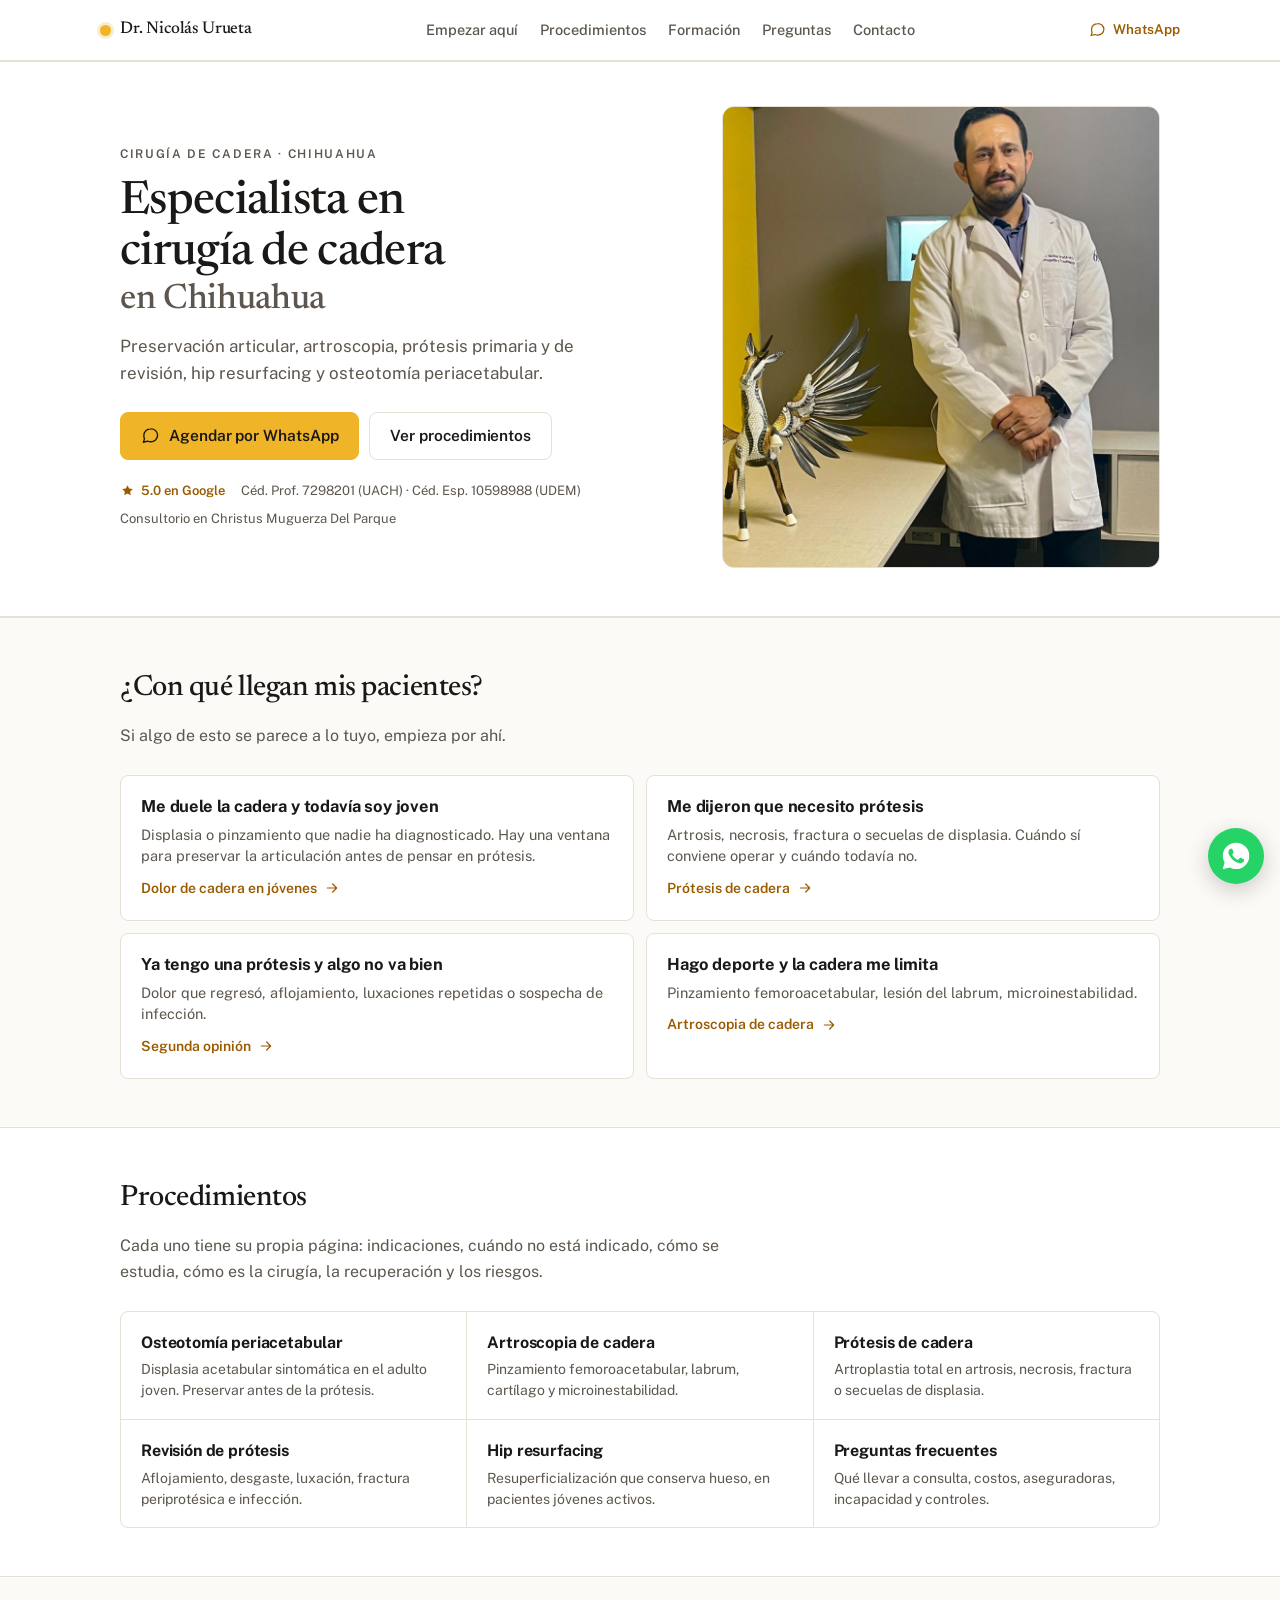
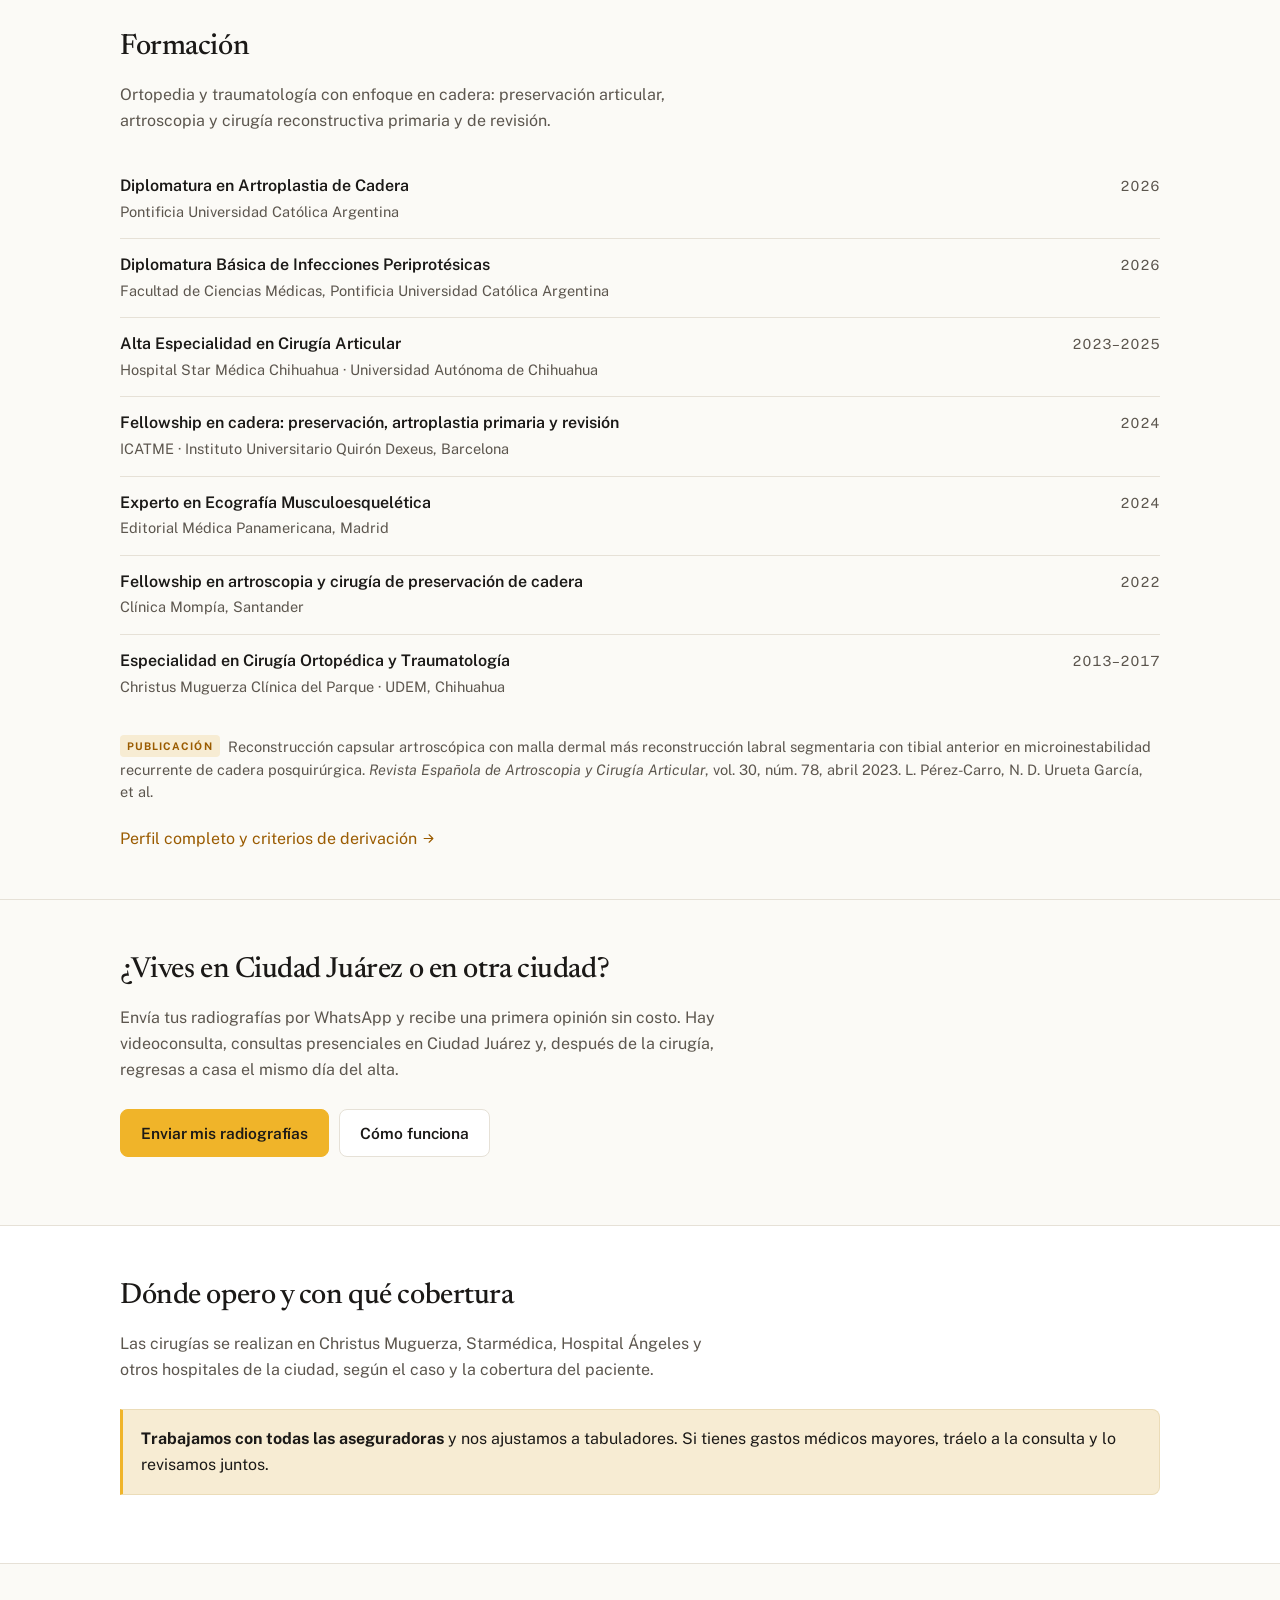
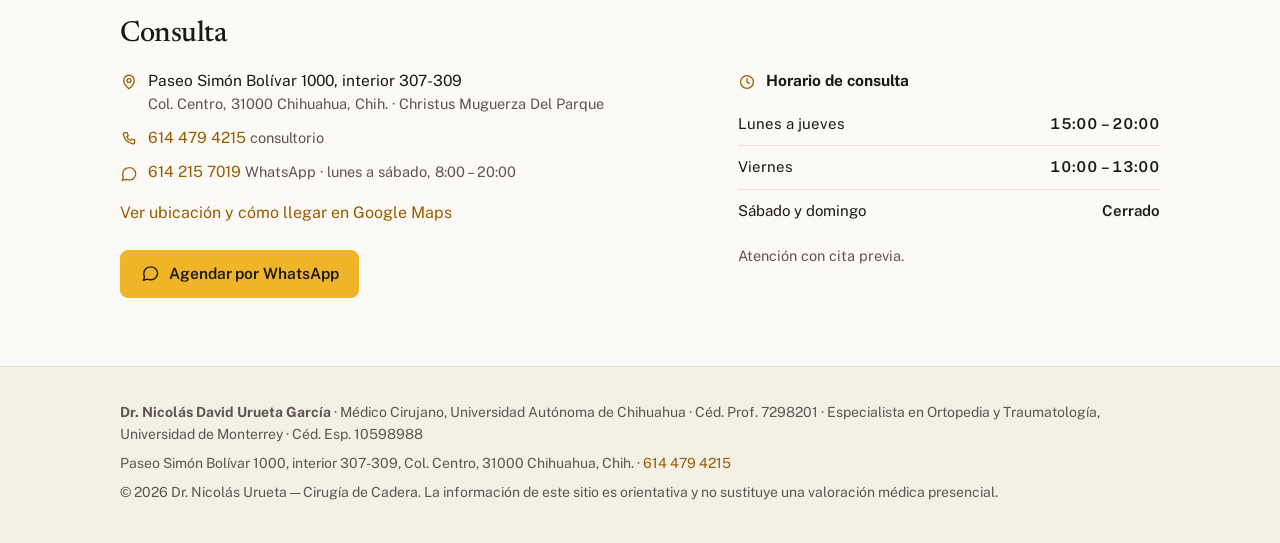
<file: index.html>
<!doctype html>
<html lang="es-MX">
<head>
  <meta charset="utf-8">
  <meta name="viewport" content="width=device-width, initial-scale=1">
  <meta name="google-site-verification" content="ORVi8z3fPBfjzz4dWHsPCKyTEjBym1CVmNgonIQuiCM">
  <!-- Google tag (gtag.js) -->
  <script async src="https://www.googletagmanager.com/gtag/js?id=G-1K8H9Z2335"></script>
  <script>
    window.dataLayer = window.dataLayer || [];
    function gtag(){dataLayer.push(arguments);}
    gtag('js', new Date());
    gtag('config', 'G-1K8H9Z2335');
  </script>
  <title>Cirugía de cadera en Chihuahua | Dr. Nicolás Urueta</title>
  <meta name="description" content="Dr. Nicolás Urueta, especialista en cirugía de cadera en Chihuahua. Artroscopia de cadera, prótesis primaria y de revisión, hip resurfacing y osteotomía periacetabular.">
  <link rel="canonical" href="https://www.druruetacirugiacadera.com.mx/">
  <link rel="icon" href="/favicon.svg" type="image/svg+xml">
  <link rel="apple-touch-icon" href="/apple-touch-icon.png">
  <meta name="theme-color" content="#F0B429">
  <meta name="robots" content="index,follow,max-image-preview:large">
  <meta name="geo.region" content="MX-CHH">
  <meta name="geo.placename" content="Chihuahua">
  <meta name="geo.position" content="28.6292229;-106.0738469">

  <meta property="og:type" content="website">
  <meta property="og:locale" content="es_MX">
  <meta property="og:site_name" content="Dr. Nicolás Urueta · Cirugía de Cadera">
  <meta property="og:title" content="Cirugía de cadera en Chihuahua | Dr. Nicolás Urueta">
  <meta property="og:description" content="Preservación de cadera, artroscopia, osteotomía periacetabular, prótesis primaria y de revisión. Formación en Mompía e ICATME Quirón Dexeus.">
  <meta property="og:url" content="https://www.druruetacirugiacadera.com.mx/">
  <meta property="og:image" content="https://www.druruetacirugiacadera.com.mx/og.jpg">
  <meta property="og:image:width" content="1200">
  <meta property="og:image:height" content="630">
  <meta property="og:image:alt" content="Dr. Nicolás Urueta, cirujano ortopedista de cadera en Chihuahua">

  <meta name="twitter:card" content="summary_large_image">
  <meta name="twitter:title" content="Cirugía de cadera en Chihuahua | Dr. Nicolás Urueta">
  <meta name="twitter:description" content="Preservación de cadera, artroscopia, osteotomía periacetabular, prótesis primaria y de revisión.">
  <meta name="twitter:image" content="https://www.druruetacirugiacadera.com.mx/og.jpg">

  <link rel="preconnect" href="https://fonts.googleapis.com" crossorigin>
  <link href="https://fonts.googleapis.com/css2?family=Newsreader:opsz,wght@6..72,400;6..72,500&family=Public+Sans:wght@400;500;600;700&display=swap" rel="stylesheet">
  <link rel="stylesheet" href="/estilos.css">

  <script type="application/ld+json">
  {
    "@context": "https://schema.org",
    "@type": "Physician",
    "@id": "https://www.druruetacirugiacadera.com.mx/#physician",
    "name": "Dr. Nicol\u00e1s David Urueta Garc\u00eda",
    "alternateName": "Dr. Nicolas Urueta",
    "medicalSpecialty": "Orthopedic",
    "description": "Cirujano ortopedista especializado en cirug\u00eda de cadera: preservaci\u00f3n articular, artroscopia de cadera, osteotom\u00eda periacetabular, pr\u00f3tesis primaria y cirug\u00eda de revisi\u00f3n. Chihuahua, M\u00e9xico.",
    "url": "https://www.druruetacirugiacadera.com.mx/",
    "image": "https://www.druruetacirugiacadera.com.mx/og.jpg",
    "telephone": "+52-614-479-4215",
    "priceRange": "$$",
    "address": {
      "@type": "PostalAddress",
      "streetAddress": "Paseo Sim\u00f3n Bol\u00edvar 1000, interior 307-309",
      "addressLocality": "Chihuahua",
      "addressRegion": "Chihuahua",
      "postalCode": "31000",
      "addressCountry": "MX"
    },
    "geo": { "@type": "GeoCoordinates", "latitude": 28.6292229, "longitude": -106.0738469 },
    "hasMap": "https://www.google.com/maps/place/Dr.+Nicolas+Urueta%2FCirugia+de+Cadera/@28.6292229,-106.0764218,16z/data=!3m1!4b1!4m6!3m5!1s0x86ea5dfb6e43054b:0x865b34112a9fd4a!8m2!3d28.6292229!4d-106.0738469!16s%2Fg%2F11rzkf9728",
    "areaServed": { "@type": "City", "name": "Chihuahua" },
    "contactPoint": [
      {
        "@type": "ContactPoint",
        "contactType": "Agendar cita (WhatsApp)",
        "telephone": "+52-614-215-7019",
        "availableLanguage": "Spanish",
        "hoursAvailable": {
          "@type": "OpeningHoursSpecification",
          "dayOfWeek": ["Monday","Tuesday","Wednesday","Thursday","Friday","Saturday"],
          "opens": "08:00", "closes": "20:00"
        }
      }
    ],
    "openingHoursSpecification": [
      { "@type": "OpeningHoursSpecification", "dayOfWeek": ["Monday","Tuesday","Wednesday","Thursday"], "opens": "15:00", "closes": "20:00" },
      { "@type": "OpeningHoursSpecification", "dayOfWeek": ["Friday"], "opens": "10:00", "closes": "13:00" }
    ],
    "availableService": [
      { "@type": "MedicalProcedure", "name": "Osteotom\u00eda periacetabular", "procedureType": "https://schema.org/SurgicalProcedure" },
      { "@type": "MedicalProcedure", "name": "Artroscopia de cadera", "procedureType": "https://schema.org/SurgicalProcedure" },
      { "@type": "MedicalProcedure", "name": "Artroplastia total de cadera (pr\u00f3tesis primaria)", "procedureType": "https://schema.org/SurgicalProcedure" },
      { "@type": "MedicalProcedure", "name": "Revisi\u00f3n de pr\u00f3tesis de cadera", "procedureType": "https://schema.org/SurgicalProcedure" },
      { "@type": "MedicalProcedure", "name": "Hip resurfacing", "procedureType": "https://schema.org/SurgicalProcedure" }
    ],
    "alumniOf": [
      { "@type": "EducationalOrganization", "name": "Universidad de Monterrey (UDEM)" },
      { "@type": "EducationalOrganization", "name": "ICATME - Instituto Universitario Quir\u00f3n Dexeus, Barcelona" },
      { "@type": "EducationalOrganization", "name": "Cl\u00ednica Momp\u00eda, Santander" }
    ],
    "sameAs": [
      "https://www.google.com/maps/place/Dr.+Nicolas+Urueta%2FCirugia+de+Cadera/@28.6292229,-106.0764218,16z/data=!3m1!4b1!4m6!3m5!1s0x86ea5dfb6e43054b:0x865b34112a9fd4a!8m2!3d28.6292229!4d-106.0738469!16s%2Fg%2F11rzkf9728",
      "https://www.doctoralia.com.mx/nicolas-david-urueta-garcia/ortopedista-traumatologo/chihuahua"
    ]
  }
  </script>
</head>
<body>
  <header class="nav">
    <div class="wrap nav-inner">
      <a class="brand" href="/">
        <span class="dot"></span>
        <span class="brandname">Dr. Nicolás Urueta</span>
      </a>
      <nav aria-label="Principal">
        <ul>
          <li><a href="#motivos">Empezar aquí</a></li>
          <li><a href="#procedimientos">Procedimientos</a></li>
          <li><a href="#perfil">Formación</a></li>
          <li><a href="/preguntas-frecuentes">Preguntas</a></li>
          <li><a href="#contacto">Contacto</a></li>
        </ul>
      </nav>
      <a class="nav-cta" href="https://wa.me/526142157019?text=Hola%2C%20me%20gustar%C3%ADa%20agendar%20una%20cita"><svg viewBox="0 0 24 24" fill="none" stroke="currentColor" stroke-width="1.7" stroke-linecap="round" stroke-linejoin="round" aria-hidden="true"><path d="M21 11.5a8.4 8.4 0 0 1-9 8.4 9 9 0 0 1-3.7-.8L3 20.5l1.4-4.2A8.3 8.3 0 0 1 3.6 12a8.4 8.4 0 0 1 8.4-8.4 8.4 8.4 0 0 1 9 7.9Z"/></svg> WhatsApp</a>
    </div>
  </header>
  <main>
  <section class="hero">
    <div class="wrap hero-grid">
      <div>
        <p class="eyebrow">Cirugía de cadera · Chihuahua</p>
        <h1>Especialista en cirugía de cadera <em>en Chihuahua</em></h1>
        <p class="lead">Preservación articular, artroscopia, prótesis primaria y de revisión,
          hip resurfacing y osteotomía periacetabular.</p>
        <div class="cta-row">
          <a class="btn btn-primary" href="https://wa.me/526142157019?text=Hola%2C%20me%20gustar%C3%ADa%20agendar%20una%20cita"><svg viewBox="0 0 24 24" fill="none" stroke="currentColor" stroke-width="1.7" stroke-linecap="round" stroke-linejoin="round" aria-hidden="true"><path d="M21 11.5a8.4 8.4 0 0 1-9 8.4 9 9 0 0 1-3.7-.8L3 20.5l1.4-4.2A8.3 8.3 0 0 1 3.6 12a8.4 8.4 0 0 1 8.4-8.4 8.4 8.4 0 0 1 9 7.9Z"/></svg> Agendar por WhatsApp</a>
          <a class="btn btn-ghost" href="#procedimientos">Ver procedimientos</a>
        </div>
        <ul class="trust">
          <li class="stars"><svg viewBox="0 0 24 24" fill="currentColor" aria-hidden="true"><path d="m12 3.6 2.6 5.3 5.8.85-4.2 4.1 1 5.8-5.2-2.75L6.8 19.65l1-5.8-4.2-4.1 5.8-.85Z"/></svg> 5.0 en Google</li>
          <li>Céd. Prof. 7298201 (UACH) · Céd. Esp. 10598988 (UDEM)</li>
          <li>Consultorio en Christus Muguerza Del Parque</li>
        </ul>
      </div>
      <div class="hero-card">
        <img src="/1.jpg" width="900" height="1473" fetchpriority="high"
             alt="Dr. Nicolás Urueta, cirujano ortopedista de cadera en Chihuahua">
      </div>
    </div>
  </section>
  <section id="motivos">
    <div class="wrap">
      <h2>¿Con qué llegan mis pacientes?</h2>
      <p class="sec-lead">Si algo de esto se parece a lo tuyo, empieza por ahí.</p>
      <div class="motivos">
        <a class="motivo" href="/dolor-de-cadera-en-jovenes"><b>Me duele la cadera y todavía soy joven</b><span>Displasia o pinzamiento que nadie ha diagnosticado. Hay una ventana para preservar la articulación antes de pensar en prótesis.</span><em>Dolor de cadera en jóvenes <svg viewBox="0 0 24 24" fill="none" stroke="currentColor" stroke-width="1.8" stroke-linecap="round" stroke-linejoin="round" aria-hidden="true"><path d="M5 12h13M13 6l6 6-6 6"/></svg></em></a>
        <a class="motivo" href="/protesis-de-cadera"><b>Me dijeron que necesito prótesis</b><span>Artrosis, necrosis, fractura o secuelas de displasia. Cuándo sí conviene operar y cuándo todavía no.</span><em>Prótesis de cadera <svg viewBox="0 0 24 24" fill="none" stroke="currentColor" stroke-width="1.8" stroke-linecap="round" stroke-linejoin="round" aria-hidden="true"><path d="M5 12h13M13 6l6 6-6 6"/></svg></em></a>
        <a class="motivo" href="/protesis-de-cadera-que-duele"><b>Ya tengo una prótesis y algo no va bien</b><span>Dolor que regresó, aflojamiento, luxaciones repetidas o sospecha de infección.</span><em>Segunda opinión <svg viewBox="0 0 24 24" fill="none" stroke="currentColor" stroke-width="1.8" stroke-linecap="round" stroke-linejoin="round" aria-hidden="true"><path d="M5 12h13M13 6l6 6-6 6"/></svg></em></a>
        <a class="motivo" href="/artroscopia-de-cadera"><b>Hago deporte y la cadera me limita</b><span>Pinzamiento femoroacetabular, lesión del labrum, microinestabilidad.</span><em>Artroscopia de cadera <svg viewBox="0 0 24 24" fill="none" stroke="currentColor" stroke-width="1.8" stroke-linecap="round" stroke-linejoin="round" aria-hidden="true"><path d="M5 12h13M13 6l6 6-6 6"/></svg></em></a>
      </div>
    </div>
  </section>
  <section id="procedimientos" class="on-surface">
    <div class="wrap">
      <h2>Procedimientos</h2>
      <p class="sec-lead">Cada uno tiene su propia página: indicaciones, cuándo no está indicado, cómo se estudia, cómo es la cirugía, la recuperación y los riesgos.</p>
      <div class="proc-grid">
        <a class="proc" href="/osteotomia-periacetabular"><b>Osteotomía periacetabular</b><span>Displasia acetabular sintomática en el adulto joven. Preservar antes de la prótesis.</span></a>
        <a class="proc" href="/artroscopia-de-cadera"><b>Artroscopia de cadera</b><span>Pinzamiento femoroacetabular, labrum, cartílago y microinestabilidad.</span></a>
        <a class="proc" href="/protesis-de-cadera"><b>Prótesis de cadera</b><span>Artroplastia total en artrosis, necrosis, fractura o secuelas de displasia.</span></a>
        <a class="proc" href="/revision-de-protesis"><b>Revisión de prótesis</b><span>Aflojamiento, desgaste, luxación, fractura periprotésica e infección.</span></a>
        <a class="proc" href="/hip-resurfacing"><b>Hip resurfacing</b><span>Resuperficialización que conserva hueso, en pacientes jóvenes activos.</span></a>
        <a class="proc" href="/preguntas-frecuentes"><b>Preguntas frecuentes</b><span>Qué llevar a consulta, costos, aseguradoras, incapacidad y controles.</span></a>
      </div>
    </div>
  </section>
  <section id="perfil">
    <div class="wrap">
      <h2>Formación</h2>
      <p class="sec-lead">Ortopedia y traumatología con enfoque en cadera: preservación articular, artroscopia y cirugía reconstructiva primaria y de revisión.</p>
      <ul class="formacion">
        <li><b>Diplomatura en Artroplastia de Cadera</b><span>Pontificia Universidad Católica Argentina</span><time>2026</time></li>
        <li><b>Diplomatura Básica de Infecciones Periprotésicas</b><span>Facultad de Ciencias Médicas, Pontificia Universidad Católica Argentina</span><time>2026</time></li>
        <li><b>Alta Especialidad en Cirugía Articular</b><span>Hospital Star Médica Chihuahua · Universidad Autónoma de Chihuahua</span><time>2023–2025</time></li>
        <li><b>Fellowship en cadera: preservación, artroplastia primaria y revisión</b><span>ICATME · Instituto Universitario Quirón Dexeus, Barcelona</span><time>2024</time></li>
        <li><b>Experto en Ecografía Musculoesquelética</b><span>Editorial Médica Panamericana, Madrid</span><time>2024</time></li>
        <li><b>Fellowship en artroscopia y cirugía de preservación de cadera</b><span>Clínica Mompía, Santander</span><time>2022</time></li>
        <li><b>Especialidad en Cirugía Ortopédica y Traumatología</b><span>Christus Muguerza Clínica del Parque · UDEM, Chihuahua</span><time>2013–2017</time></li>
      </ul>
      <p class="pub"><span class="tag">Publicación</span>Reconstrucción capsular artroscópica con malla dermal más reconstrucción labral segmentaria con tibial anterior en microinestabilidad recurrente de cadera posquirúrgica. <em>Revista Española de Artroscopia y Cirugía Articular</em>, vol. 30, núm. 78, abril 2023. L. Pérez-Carro, N. D. Urueta García, et al.</p>
      <p style="margin:22px 0 0"><a href="/dr-nicolas-urueta">Perfil completo y criterios de derivación <svg viewBox="0 0 24 24" fill="none" stroke="currentColor" stroke-width="1.8" width="15" height="15" style="vertical-align:-2px" stroke-linecap="round" stroke-linejoin="round" aria-hidden="true"><path d="M5 12h13M13 6l6 6-6 6"/></svg></a></p>
    </div>
  </section>
  <section id="foraneos">
    <div class="wrap">
      <h2>¿Vives en Ciudad Juárez o en otra ciudad?</h2>
      <p class="sec-lead">Envía tus radiografías por WhatsApp y recibe una primera opinión sin costo. Hay videoconsulta, consultas presenciales en Ciudad Juárez y, después de la cirugía, regresas a casa el mismo día del alta.</p>
      <p class="cta-row" style="margin-top:18px"><a class="btn btn-primary" href="https://wa.me/526142157019?text=Hola%2C%20vivo%20fuera%20de%20Chihuahua%20y%20me%20gustar%C3%ADa%20enviar%20mis%20radiograf%C3%ADas%20para%20una%20primera%20opini%C3%B3n">Enviar mis radiografías</a> <a class="btn btn-ghost" href="/ciudad-juarez-y-foraneos">Cómo funciona</a></p>
    </div>
  </section>
  <section id="sedes" class="on-surface">
    <div class="wrap">
      <h2>Dónde opero y con qué cobertura</h2>
      <p class="sec-lead">Las cirugías se realizan en Christus Muguerza, Starmédica, Hospital Ángeles y otros hospitales de la ciudad, según el caso y la cobertura del paciente.</p>
      <div class="callout"><p><strong>Trabajamos con todas las aseguradoras</strong> y nos ajustamos a tabuladores. Si tienes gastos médicos mayores, tráelo a la consulta y lo revisamos juntos.</p></div>
    </div>
  </section>
  <section id="contacto">
    <div class="wrap">
      <h2>Consulta</h2>
      <div class="contact">
        <div>
          <p class="cline"><svg viewBox="0 0 24 24" fill="none" stroke="currentColor" stroke-width="1.7" stroke-linecap="round" stroke-linejoin="round" aria-hidden="true"><path d="M12 21s7-5.3 7-11a7 7 0 1 0-14 0c0 5.7 7 11 7 11Z"/><circle cx="12" cy="10" r="2.6"/></svg> <span>Paseo Simón Bolívar 1000, interior 307-309<br><span class="dim">Col. Centro, 31000 Chihuahua, Chih. · Christus Muguerza Del Parque</span></span></p>
          <p class="cline"><svg viewBox="0 0 24 24" fill="none" stroke="currentColor" stroke-width="1.7" stroke-linecap="round" stroke-linejoin="round" aria-hidden="true"><path d="M6.5 3.5h3l1.5 4-2 1.4a12 12 0 0 0 5.1 5.1l1.4-2 4 1.5v3a2 2 0 0 1-2.2 2A16.5 16.5 0 0 1 4.5 5.7a2 2 0 0 1 2-2.2Z"/></svg> <span><a href="tel:+526144794215">614 479 4215</a> <span class="dim">consultorio</span></span></p>
          <p class="cline"><svg viewBox="0 0 24 24" fill="none" stroke="currentColor" stroke-width="1.7" stroke-linecap="round" stroke-linejoin="round" aria-hidden="true"><path d="M21 11.5a8.4 8.4 0 0 1-9 8.4 9 9 0 0 1-3.7-.8L3 20.5l1.4-4.2A8.3 8.3 0 0 1 3.6 12a8.4 8.4 0 0 1 8.4-8.4 8.4 8.4 0 0 1 9 7.9Z"/></svg> <span><a href="https://wa.me/526142157019?text=Hola%2C%20me%20gustar%C3%ADa%20agendar%20una%20cita">614 215 7019</a> <span class="dim">WhatsApp · lunes a sábado, 8:00 – 20:00</span></span></p>
          <p style="margin:16px 0 0"><a href="https://www.google.com/maps/place/Dr.+Nicolas+Urueta%2FCirugia+de+Cadera/@28.6292229,-106.0764218,16z/data=!3m1!4b1!4m6!3m5!1s0x86ea5dfb6e43054b:0x865b34112a9fd4a!8m2!3d28.6292229!4d-106.0738469!16s%2Fg%2F11rzkf9728" rel="noopener">Ver ubicación y cómo llegar en Google Maps</a></p>
          <p class="cta-row" style="margin-top:24px"><a class="btn btn-primary btn-wide" href="https://wa.me/526142157019?text=Hola%2C%20me%20gustar%C3%ADa%20agendar%20una%20cita"><svg viewBox="0 0 24 24" fill="none" stroke="currentColor" stroke-width="1.7" stroke-linecap="round" stroke-linejoin="round" aria-hidden="true"><path d="M21 11.5a8.4 8.4 0 0 1-9 8.4 9 9 0 0 1-3.7-.8L3 20.5l1.4-4.2A8.3 8.3 0 0 1 3.6 12a8.4 8.4 0 0 1 8.4-8.4 8.4 8.4 0 0 1 9 7.9Z"/></svg> Agendar por WhatsApp</a></p>
        </div>
        <div>
          <p class="cline"><svg viewBox="0 0 24 24" fill="none" stroke="currentColor" stroke-width="1.7" stroke-linecap="round" stroke-linejoin="round" aria-hidden="true"><circle cx="12" cy="12" r="8.5"/><path d="M12 7.5V12l3 1.8"/></svg> <span><strong>Horario de consulta</strong></span></p>
          <table class="hours">
            <tr><td>Lunes a jueves</td><td>15:00 – 20:00</td></tr>
            <tr><td>Viernes</td><td>10:00 – 13:00</td></tr>
            <tr><td>Sábado y domingo</td><td>Cerrado</td></tr>
          </table>
          <p class="dim muted" style="margin:0;font-size:14.5px">Atención con cita previa.</p>
        </div>
      </div>
    </div>
  </section>
  </main>
  <footer>
    <div class="wrap">
      <p><strong>Dr. Nicolás David Urueta García</strong> · Médico Cirujano, Universidad Autónoma de Chihuahua · Céd. Prof. 7298201 · Especialista en Ortopedia y Traumatología, Universidad de Monterrey · Céd. Esp. 10598988</p>
      <p>Paseo Simón Bolívar 1000, interior 307-309, Col. Centro, 31000 Chihuahua, Chih. ·
        <a href="tel:+526144794215">614 479 4215</a></p>
      <p>© <span id="y"></span> Dr. Nicolás Urueta — Cirugía de Cadera. La información de este sitio es
        orientativa y no sustituye una valoración médica presencial.</p>
    </div>
  </footer>
  <a class="whatsapp-float" href="https://wa.me/526142157019?text=Hola%2C%20me%20gustar%C3%ADa%20agendar%20una%20cita" aria-label="Escribir por WhatsApp"><svg viewBox="0 0 24 24" fill="#fff" aria-hidden="true"><path d="M12.04 2A9.9 9.9 0 0 0 2.1 11.9c0 1.75.46 3.46 1.34 4.96L2 22l5.28-1.38a9.9 9.9 0 0 0 4.76 1.21h.01a9.9 9.9 0 0 0 9.9-9.9A9.9 9.9 0 0 0 12.04 2Zm5.8 14.03c-.24.68-1.4 1.3-1.93 1.35-.53.05-1.03.24-3.48-.72-2.95-1.16-4.8-4.2-4.95-4.4-.14-.2-1.17-1.56-1.17-2.98 0-1.42.74-2.12 1-2.41.26-.29.57-.36.76-.36l.55.01c.17 0 .41-.07.64.49.24.58.8 1.98.87 2.12.07.15.12.32.02.51-.1.2-.15.32-.29.5-.15.17-.31.38-.44.51-.15.14-.3.3-.13.6.17.29.76 1.26 1.63 2.04 1.12 1 2.06 1.31 2.35 1.46.29.14.46.12.63-.07.17-.2.73-.85.93-1.14.19-.29.39-.24.65-.15.27.1 1.7.8 1.99.95.29.14.48.22.55.34.07.13.07.75-.17 1.43Z"/></svg></a>
  <script>document.getElementById('y').textContent=new Date().getFullYear();</script>
</body>
</html>
</file>
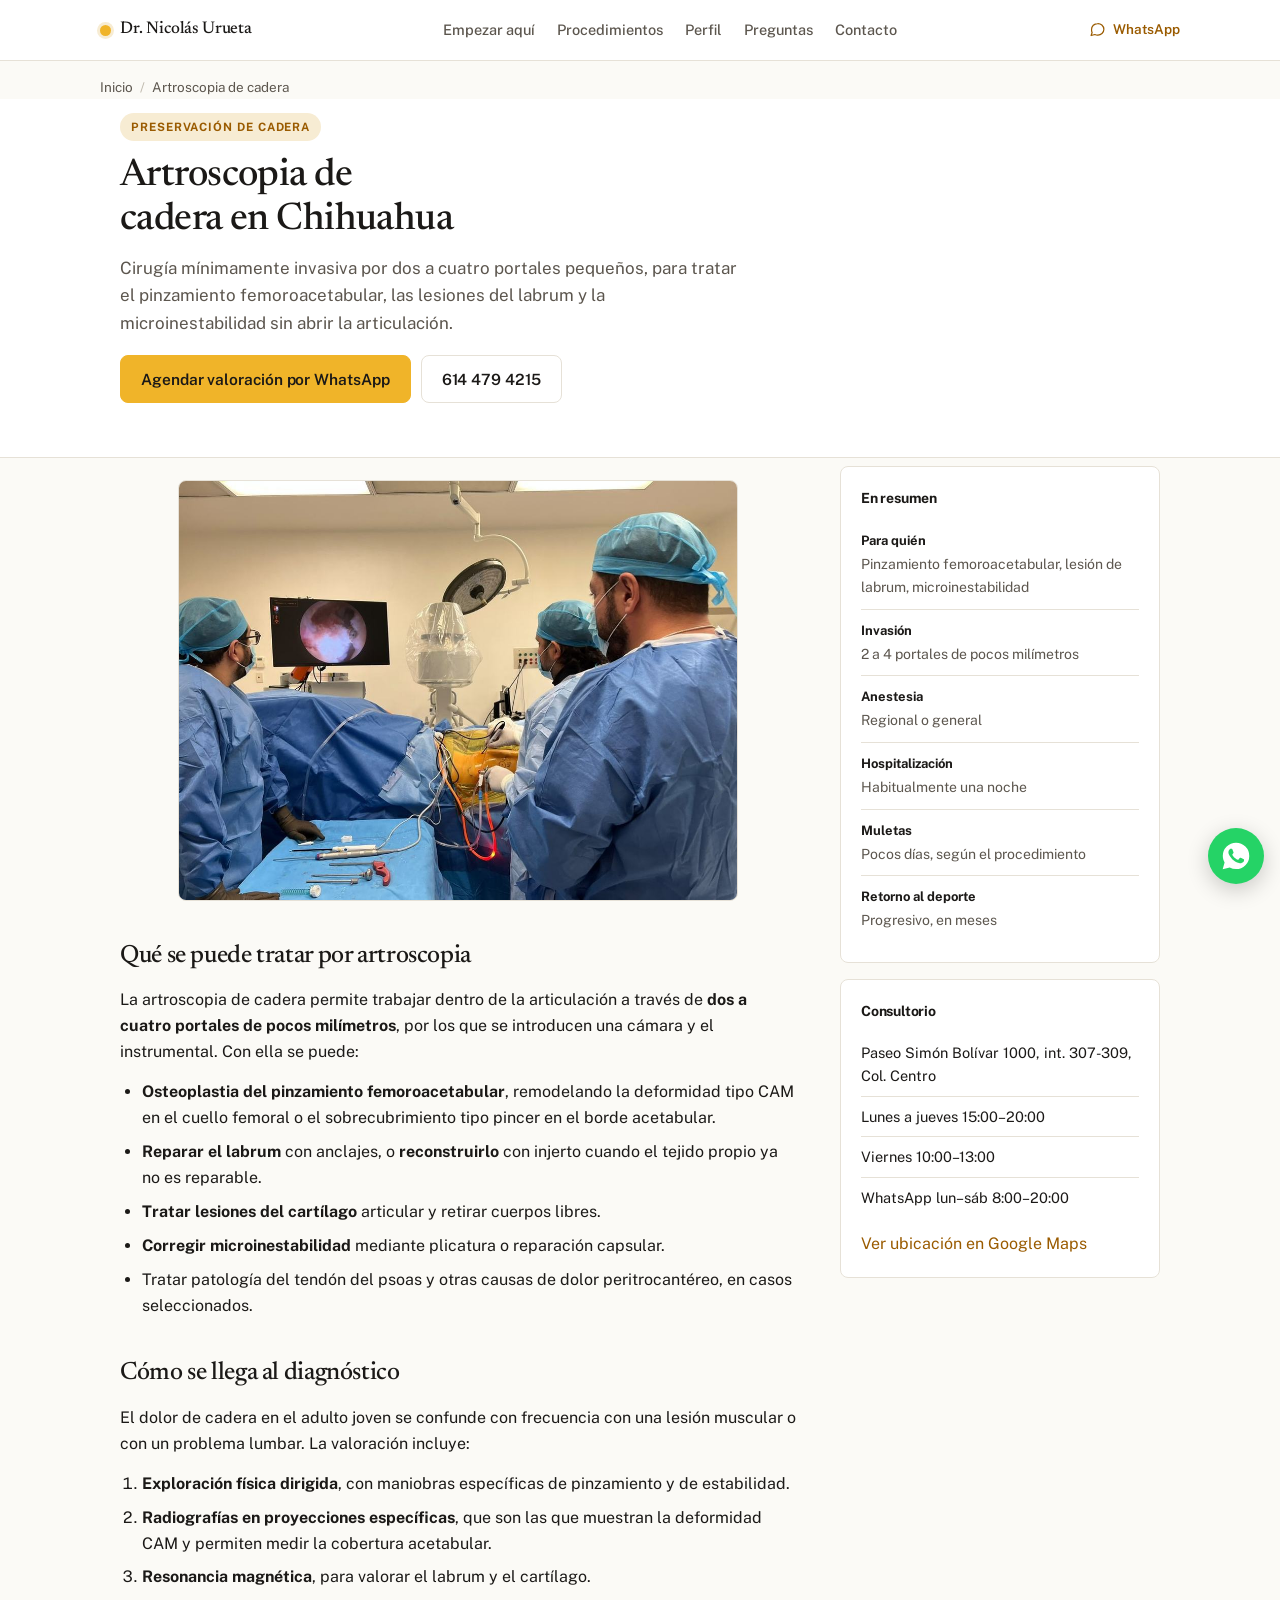
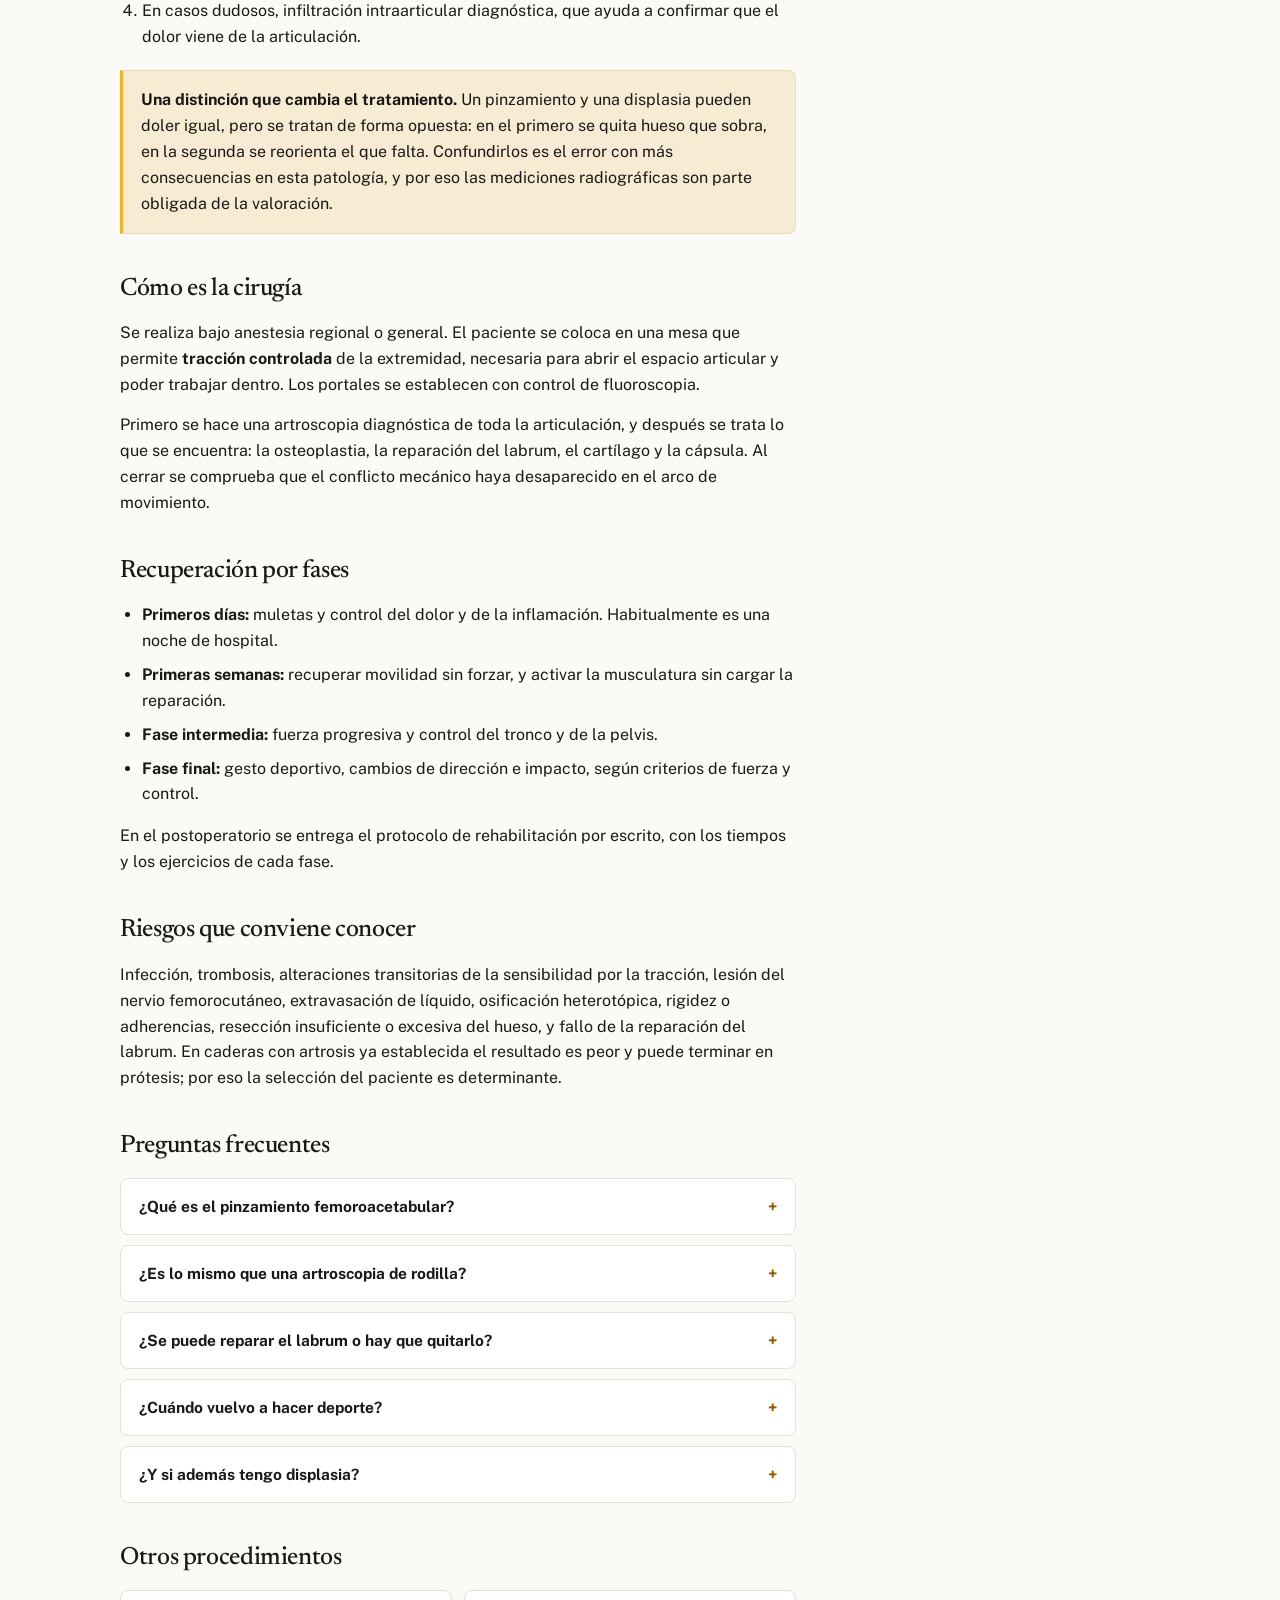
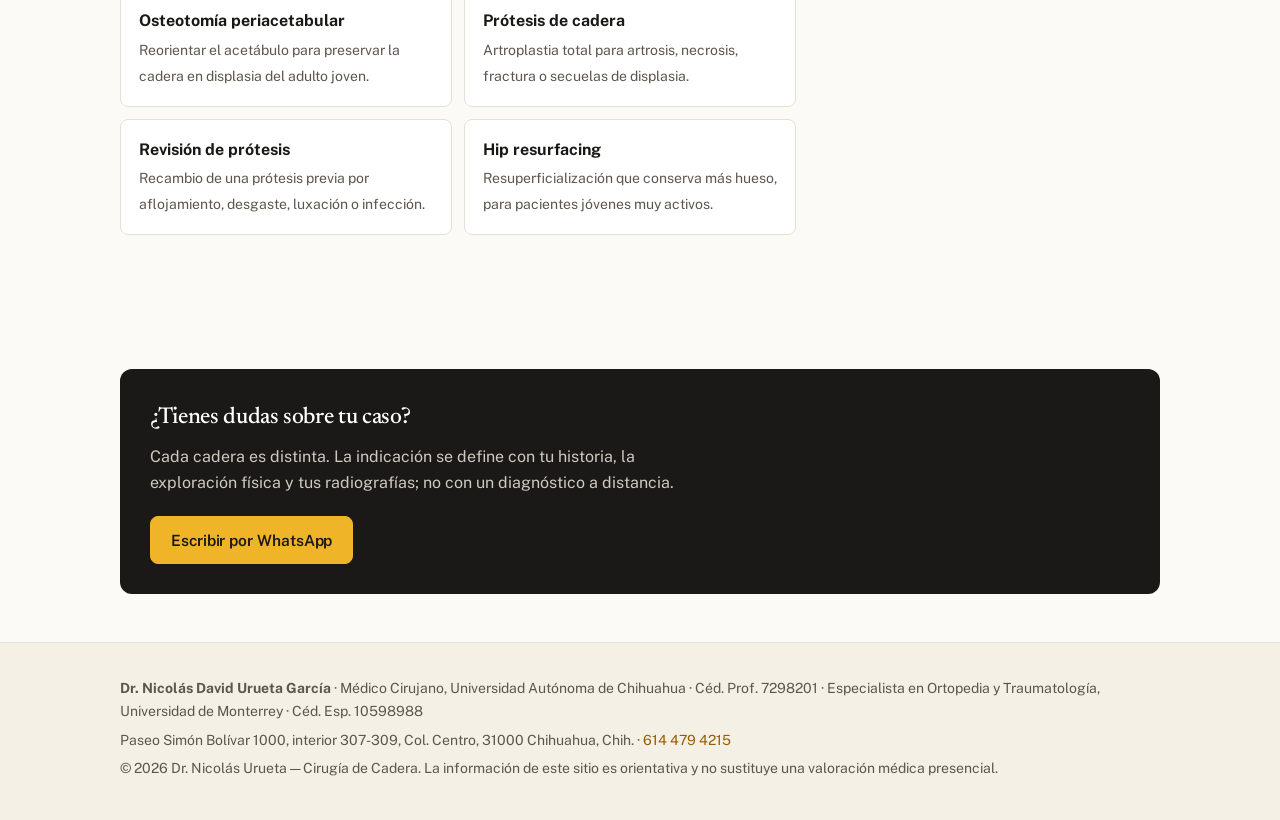
<file: artroscopia-de-cadera.html>
<!doctype html>
<html lang="es-MX">
<head>
  <meta charset="utf-8">
  <meta name="viewport" content="width=device-width, initial-scale=1">
  <meta name="google-site-verification" content="ORVi8z3fPBfjzz4dWHsPCKyTEjBym1CVmNgonIQuiCM">
  <!-- Google tag (gtag.js) -->
  <script async src="https://www.googletagmanager.com/gtag/js?id=G-1K8H9Z2335"></script>
  <script>
    window.dataLayer = window.dataLayer || [];
    function gtag(){dataLayer.push(arguments);}
    gtag('js', new Date());
    gtag('config', 'G-1K8H9Z2335');
  </script>
  <title>Artroscopia de cadera en Chihuahua | Dr. Nicolás Urueta</title>
  <meta name="description" content="Artroscopia de cadera para pinzamiento femoroacetabular (CAM y pincer), reparación de labrum y microinestabilidad. Técnica, recuperación y retorno al deporte. Chihuahua.">
  <link rel="canonical" href="https://www.druruetacirugiacadera.com.mx/artroscopia-de-cadera">
  <link rel="icon" href="/favicon.svg" type="image/svg+xml">
  <link rel="apple-touch-icon" href="/apple-touch-icon.png">
  <meta name="theme-color" content="#F0B429">
  <meta name="robots" content="index,follow,max-image-preview:large">
  <meta name="geo.region" content="MX-CHH">
  <meta name="geo.placename" content="Chihuahua">

  <meta property="og:type" content="article">
  <meta property="og:locale" content="es_MX">
  <meta property="og:site_name" content="Dr. Nicolás Urueta · Cirugía de Cadera">
  <meta property="og:title" content="Artroscopia de cadera en Chihuahua | Dr. Nicolás Urueta">
  <meta property="og:description" content="Artroscopia de cadera para pinzamiento femoroacetabular (CAM y pincer), reparación de labrum y microinestabilidad. Técnica, recuperación y retorno al deporte. Chihuahua.">
  <meta property="og:url" content="https://www.druruetacirugiacadera.com.mx/artroscopia-de-cadera">
  <meta property="og:image" content="https://www.druruetacirugiacadera.com.mx/og.jpg">
  <meta property="og:image:width" content="1200">
  <meta property="og:image:height" content="630">
  <meta name="twitter:card" content="summary_large_image">
  <meta name="twitter:title" content="Artroscopia de cadera en Chihuahua | Dr. Nicolás Urueta">
  <meta name="twitter:description" content="Artroscopia de cadera para pinzamiento femoroacetabular (CAM y pincer), reparación de labrum y microinestabilidad. Técnica, recuperación y retorno al deporte. Chihuahua.">
  <meta name="twitter:image" content="https://www.druruetacirugiacadera.com.mx/og.jpg">

  <link rel="preconnect" href="https://fonts.googleapis.com" crossorigin>
  <link href="https://fonts.googleapis.com/css2?family=Newsreader:opsz,wght@6..72,400;6..72,500&family=Public+Sans:wght@400;500;600;700&display=swap" rel="stylesheet">
  <link rel="stylesheet" href="/estilos.css">

  <script type="application/ld+json">
{
  "@context": "https://schema.org",
  "@graph": [
    {
      "@type": "MedicalWebPage",
      "@id": "https://www.druruetacirugiacadera.com.mx/artroscopia-de-cadera#page",
      "url": "https://www.druruetacirugiacadera.com.mx/artroscopia-de-cadera",
      "name": "Artroscopia de cadera en Chihuahua | Dr. Nicolás Urueta",
      "description": "Artroscopia de cadera para pinzamiento femoroacetabular (CAM y pincer), reparación de labrum y microinestabilidad. Técnica, recuperación y retorno al deporte. Chihuahua.",
      "inLanguage": "es-MX",
      "isPartOf": {
        "@type": "WebSite",
        "url": "https://www.druruetacirugiacadera.com.mx/"
      },
      "about": {
        "@id": "https://www.druruetacirugiacadera.com.mx/#physician"
      },
      "author": {
        "@id": "https://www.druruetacirugiacadera.com.mx/#physician"
      }
    },
    {
      "@type": "BreadcrumbList",
      "itemListElement": [
        {
          "@type": "ListItem",
          "position": 1,
          "name": "Inicio",
          "item": "https://www.druruetacirugiacadera.com.mx/"
        },
        {
          "@type": "ListItem",
          "position": 2,
          "name": "Artroscopia de cadera",
          "item": "https://www.druruetacirugiacadera.com.mx/artroscopia-de-cadera"
        }
      ]
    },
    {
      "@type": "MedicalProcedure",
      "@id": "https://www.druruetacirugiacadera.com.mx/artroscopia-de-cadera#procedimiento",
      "name": "Artroscopia de cadera",
      "procedureType": "https://schema.org/SurgicalProcedure",
      "bodyLocation": "Cadera",
      "description": "Artroscopia de cadera para pinzamiento femoroacetabular (CAM y pincer), reparación de labrum y microinestabilidad. Técnica, recuperación y retorno al deporte. Chihuahua.",
      "howPerformed": "A través de portales pequeños se introducen una cámara y el instrumental. Permite osteoplastia del pinzamiento CAM o pincer, reparación o reconstrucción del labrum, tratamiento de lesiones de cartílago y plicatura capsular.",
      "preparation": "Exploración física dirigida con maniobras de pinzamiento, radiografías en proyecciones específicas y resonancia magnética, habitualmente con evaluación del labrum.",
      "followup": "Muletas los primeros días, rehabilitación por fases y retorno progresivo al deporte a lo largo de varios meses.",
      "url": "https://www.druruetacirugiacadera.com.mx/artroscopia-de-cadera"
    },
    {
      "@type": "FAQPage",
      "mainEntity": [
        {
          "@type": "Question",
          "name": "¿Qué es el pinzamiento femoroacetabular?",
          "acceptedAnswer": {
            "@type": "Answer",
            "text": "Es un conflicto mecánico entre el fémur y el acetábulo. Puede ser porque el cuello del fémur tiene una prominencia que no debería estar —lo que se llama deformidad tipo CAM—, porque el acetábulo cubre de más en un borde —tipo pincer—, o por una combinación de las dos. El resultado es que en ciertos movimientos, sobre todo flexión con rotación interna, esas dos superficies chocan. Ese choque repetido desgarra el labrum y daña el cartílago del borde acetabular."
          }
        },
        {
          "@type": "Question",
          "name": "¿Es lo mismo que una artroscopia de rodilla?",
          "acceptedAnswer": {
            "@type": "Answer",
            "text": "No, y la diferencia importa. La cadera es una articulación profunda, rodeada de músculo y con una cápsula muy resistente. Técnicamente es considerablemente más demandante que la rodilla, requiere instrumental específico, tracción controlada de la extremidad y control con fluoroscopia. Es una de las razones por las que se considera un procedimiento de subespecialidad y no una artroscopia general."
          }
        },
        {
          "@type": "Question",
          "name": "¿Se puede reparar el labrum o hay que quitarlo?",
          "acceptedAnswer": {
            "@type": "Answer",
            "text": "Siempre que sea posible se repara, no se resecciona. El labrum tiene una función de sellado que ayuda a la estabilidad y a la distribución del líquido articular dentro de la cadera; quitarlo alivia a corto plazo pero deja peor la mecánica. Cuando el tejido ya no es reparable existe la posibilidad de reconstruirlo con injerto. Esa decisión depende de lo que se encuentre durante la cirugía y se conversa antes como escenario posible."
          }
        },
        {
          "@type": "Question",
          "name": "¿Cuándo vuelvo a hacer deporte?",
          "acceptedAnswer": {
            "@type": "Answer",
            "text": "El retorno es por fases y toma meses, no semanas. Las primeras semanas se trabaja movilidad y control, después fuerza, y al final gesto deportivo e impacto. Forzar el calendario es la causa más frecuente de que una artroscopia bien hecha dé un resultado mediocre. El alta deportiva se da por criterios de fuerza y control, no por fecha en el calendario."
          }
        },
        {
          "@type": "Question",
          "name": "¿Y si además tengo displasia?",
          "acceptedAnswer": {
            "@type": "Answer",
            "text": "Ahí hay que tener cuidado. En una cadera displásica, hacer solo artroscopia puede empeorar la inestabilidad, porque el labrum y la cápsula están compensando una cobertura ósea insuficiente. En esos casos la conversación correcta es sobre corregir la cobertura, con una osteotomía periacetabular, sola o combinada. Distinguir un pinzamiento de una displasia es una de las decisiones más importantes de toda la valoración."
          }
        }
      ]
    }
  ]
}
  </script>
</head>
<body>

  <header class="nav">
    <div class="wrap nav-inner">
      <a class="brand" href="/">
        <span class="dot"></span>
        <span class="brandname">Dr. Nicolás Urueta</span>
      </a>
      <nav aria-label="Principal">
        <ul>
          <li><a href="/#motivos">Empezar aquí</a></li>
          <li><a href="/#procedimientos">Procedimientos</a></li>
          <li><a href="/dr-nicolas-urueta">Perfil</a></li>
          <li><a href="/preguntas-frecuentes">Preguntas</a></li>
          <li><a href="/#contacto">Contacto</a></li>
        </ul>
      </nav>
      <a class="nav-cta" href="https://wa.me/526142157019?text=Hola%2C%20me%20gustar%C3%ADa%20agendar%20una%20cita"><svg viewBox="0 0 24 24" fill="none" stroke="currentColor" stroke-width="1.7" stroke-linecap="round" stroke-linejoin="round" aria-hidden="true"><path d="M21 11.5a8.4 8.4 0 0 1-9 8.4 9 9 0 0 1-3.7-.8L3 20.5l1.4-4.2A8.3 8.3 0 0 1 3.6 12a8.4 8.4 0 0 1 8.4-8.4 8.4 8.4 0 0 1 9 7.9Z"/></svg> WhatsApp</a>
    </div>
  </header>

  <div class="wrap crumb"><a href="/">Inicio</a><span>/</span>Artroscopia de cadera</div>

  <section class="page-hero" style="border-top:none;padding-top:14px">
    <div class="wrap">
      <span class="chip">Preservación de cadera</span>
      <h1>Artroscopia de cadera en Chihuahua</h1>
      <p class="lead">Cirugía mínimamente invasiva por dos a cuatro portales pequeños, para tratar el pinzamiento femoroacetabular, las lesiones del labrum y la microinestabilidad sin abrir la articulación.</p>
      <div class="cta-row">
        <a class="btn btn-primary" href="https://wa.me/526142157019?text=Hola%2C%20me%20gustar%C3%ADa%20agendar%20una%20cita">Agendar valoración por WhatsApp</a>
        <a class="btn btn-ghost" href="tel:+526144794215">614 479 4215</a>
      </div>
    </div>
  </section>

  <section style="border-top:none;padding-top:8px">
    <div class="wrap layout">
      <div class="prose">
  <img class="procedure-image" src="/artroscopia-cadera.jpg" alt="El Dr. Nicolás Urueta y su equipo durante una artroscopia de cadera en quirófano" loading="lazy" width="1100" height="825">

  <h2>Qué se puede tratar por artroscopia</h2>
  <p>La artroscopia de cadera permite trabajar dentro de la articulación a través de <strong>dos a cuatro portales de pocos milímetros</strong>, por los que se introducen una cámara y el instrumental. Con ella se puede:</p>
  <ul>
    <li><strong>Osteoplastia del pinzamiento femoroacetabular</strong>, remodelando la deformidad tipo CAM en el cuello femoral o el sobrecubrimiento tipo pincer en el borde acetabular.</li>
    <li><strong>Reparar el labrum</strong> con anclajes, o <strong>reconstruirlo</strong> con injerto cuando el tejido propio ya no es reparable.</li>
    <li><strong>Tratar lesiones del cartílago</strong> articular y retirar cuerpos libres.</li>
    <li><strong>Corregir microinestabilidad</strong> mediante plicatura o reparación capsular.</li>
    <li>Tratar patología del tendón del psoas y otras causas de dolor peritrocantéreo, en casos seleccionados.</li>
  </ul>

  <h2>Cómo se llega al diagnóstico</h2>
  <p>El dolor de cadera en el adulto joven se confunde con frecuencia con una lesión muscular o con un problema lumbar. La valoración incluye:</p>
  <ol>
    <li><strong>Exploración física dirigida</strong>, con maniobras específicas de pinzamiento y de estabilidad.</li>
    <li><strong>Radiografías en proyecciones específicas</strong>, que son las que muestran la deformidad CAM y permiten medir la cobertura acetabular.</li>
    <li><strong>Resonancia magnética</strong>, para valorar el labrum y el cartílago.</li>
    <li>En casos dudosos, infiltración intraarticular diagnóstica, que ayuda a confirmar que el dolor viene de la articulación.</li>
  </ol>

  <div class="callout">
    <p><strong>Una distinción que cambia el tratamiento.</strong> Un pinzamiento y una displasia pueden doler igual, pero se tratan de forma opuesta: en el primero se quita hueso que sobra, en la segunda se reorienta el que falta. Confundirlos es el error con más consecuencias en esta patología, y por eso las mediciones radiográficas son parte obligada de la valoración.</p>
  </div>

  <h2>Cómo es la cirugía</h2>
  <p>Se realiza bajo anestesia regional o general. El paciente se coloca en una mesa que permite <strong>tracción controlada</strong> de la extremidad, necesaria para abrir el espacio articular y poder trabajar dentro. Los portales se establecen con control de fluoroscopia.</p>
  <p>Primero se hace una artroscopia diagnóstica de toda la articulación, y después se trata lo que se encuentra: la osteoplastia, la reparación del labrum, el cartílago y la cápsula. Al cerrar se comprueba que el conflicto mecánico haya desaparecido en el arco de movimiento.</p>

  <h2>Recuperación por fases</h2>
  <ul>
    <li><strong>Primeros días:</strong> muletas y control del dolor y de la inflamación. Habitualmente es una noche de hospital.</li>
    <li><strong>Primeras semanas:</strong> recuperar movilidad sin forzar, y activar la musculatura sin cargar la reparación.</li>
    <li><strong>Fase intermedia:</strong> fuerza progresiva y control del tronco y de la pelvis.</li>
    <li><strong>Fase final:</strong> gesto deportivo, cambios de dirección e impacto, según criterios de fuerza y control.</li>
  </ul>
  <p>En el postoperatorio se entrega el protocolo de rehabilitación por escrito, con los tiempos y los ejercicios de cada fase.</p>

  <h2>Riesgos que conviene conocer</h2>
  <p>Infección, trombosis, alteraciones transitorias de la sensibilidad por la tracción, lesión del nervio femorocutáneo, extravasación de líquido, osificación heterotópica, rigidez o adherencias, resección insuficiente o excesiva del hueso, y fallo de la reparación del labrum. En caderas con artrosis ya establecida el resultado es peor y puede terminar en prótesis; por eso la selección del paciente es determinante.</p>
 
  <h2>Preguntas frecuentes</h2>
  <details class="faq"><summary>¿Qué es el pinzamiento femoroacetabular?</summary><div class="body"><p>Es un conflicto mecánico entre el fémur y el acetábulo. Puede ser porque el cuello del fémur tiene una prominencia que no debería estar —lo que se llama deformidad tipo CAM—, porque el acetábulo cubre de más en un borde —tipo pincer—, o por una combinación de las dos.</p><p>El resultado es que en ciertos movimientos, sobre todo flexión con rotación interna, esas dos superficies chocan. Ese choque repetido desgarra el labrum y daña el cartílago del borde acetabular.</p></div></details>
  <details class="faq"><summary>¿Es lo mismo que una artroscopia de rodilla?</summary><div class="body"><p>No, y la diferencia importa. La cadera es una articulación profunda, rodeada de músculo y con una cápsula muy resistente. Técnicamente es considerablemente más demandante que la rodilla, requiere instrumental específico, tracción controlada de la extremidad y control con fluoroscopia.</p><p>Es una de las razones por las que se considera un procedimiento de subespecialidad y no una artroscopia general.</p></div></details>
  <details class="faq"><summary>¿Se puede reparar el labrum o hay que quitarlo?</summary><div class="body"><p>Siempre que sea posible se repara, no se resecciona. El labrum tiene una función de sellado que ayuda a la estabilidad y a la distribución del líquido articular dentro de la cadera; quitarlo alivia a corto plazo pero deja peor la mecánica.</p><p>Cuando el tejido ya no es reparable existe la posibilidad de reconstruirlo con injerto. Esa decisión depende de lo que se encuentre durante la cirugía y se conversa antes como escenario posible.</p></div></details>
  <details class="faq"><summary>¿Cuándo vuelvo a hacer deporte?</summary><div class="body"><p>El retorno es por fases y toma meses, no semanas. Las primeras semanas se trabaja movilidad y control, después fuerza, y al final gesto deportivo e impacto.</p><p>Forzar el calendario es la causa más frecuente de que una artroscopia bien hecha dé un resultado mediocre. El alta deportiva se da por criterios de fuerza y control, no por fecha en el calendario.</p></div></details>
  <details class="faq"><summary>¿Y si además tengo displasia?</summary><div class="body"><p>Ahí hay que tener cuidado. En una cadera displásica, hacer solo artroscopia puede empeorar la inestabilidad, porque el labrum y la cápsula están compensando una cobertura ósea insuficiente.</p><p>En esos casos la conversación correcta es sobre corregir la cobertura, con una osteotomía periacetabular, sola o combinada. Distinguir un pinzamiento de una displasia es una de las decisiones más importantes de toda la valoración.</p></div></details>
  <h2>Otros procedimientos</h2>
  <div class="related"><a href="/osteotomia-periacetabular"><b>Osteotomía periacetabular</b><span>Reorientar el acetábulo para preservar la cadera en displasia del adulto joven.</span></a><a href="/protesis-de-cadera"><b>Prótesis de cadera</b><span>Artroplastia total para artrosis, necrosis, fractura o secuelas de displasia.</span></a><a href="/revision-de-protesis"><b>Revisión de prótesis</b><span>Recambio de una prótesis previa por aflojamiento, desgaste, luxación o infección.</span></a><a href="/hip-resurfacing"><b>Hip resurfacing</b><span>Resuperficialización que conserva más hueso, para pacientes jóvenes muy activos.</span></a></div>
      </div>
      <div class="aside">
        <div class="card"><h4>En resumen</h4><div class="keyval" style="margin:0;border:none"><div><b>Para quién</b><span>Pinzamiento femoroacetabular, lesión de labrum, microinestabilidad</span></div><div><b>Invasión</b><span>2 a 4 portales de pocos milímetros</span></div><div><b>Anestesia</b><span>Regional o general</span></div><div><b>Hospitalización</b><span>Habitualmente una noche</span></div><div><b>Muletas</b><span>Pocos días, según el procedimiento</span></div><div><b>Retorno al deporte</b><span>Progresivo, en meses</span></div></div></div>
        <div class="card">
          <h4>Consultorio</h4>
          <ul>
            <li>Paseo Simón Bolívar 1000, int. 307-309, Col. Centro</li>
            <li>Lunes a jueves 15:00–20:00</li>
            <li>Viernes 10:00–13:00</li>
            <li>WhatsApp lun–sáb 8:00–20:00</li>
          </ul>
          <p style="margin:14px 0 0"><a href="https://www.google.com/maps/place/Dr.+Nicolas+Urueta%2FCirugia+de+Cadera/@28.6292229,-106.0764218,16z/data=!3m1!4b1!4m6!3m5!1s0x86ea5dfb6e43054b:0x865b34112a9fd4a!8m2!3d28.6292229!4d-106.0738469!16s%2Fg%2F11rzkf9728">Ver ubicación en Google Maps</a></p>
        </div>
      </div>
    </div>
  </section>

  <section style="border-top:none">
    <div class="wrap">
      <div class="cta-band">
        <h2>¿Tienes dudas sobre tu caso?</h2>
        <p>Cada cadera es distinta. La indicación se define con tu historia, la exploración física y tus radiografías; no con un diagnóstico a distancia.</p>
        <a class="btn btn-primary" href="https://wa.me/526142157019?text=Hola%2C%20me%20gustar%C3%ADa%20agendar%20una%20cita">Escribir por WhatsApp</a>
      </div>
    </div>
  </section>

  <footer>
    <div class="wrap">
      <p class="muted" style="margin:0 0 6px"><strong>Dr. Nicolás David Urueta García</strong> · Médico Cirujano, Universidad Autónoma de Chihuahua · Céd. Prof. 7298201 · Especialista en Ortopedia y Traumatología, Universidad de Monterrey · Céd. Esp. 10598988</p>
      <p class="muted" style="margin:0 0 6px">Paseo Simón Bolívar 1000, interior 307-309, Col. Centro, 31000 Chihuahua, Chih. · <a href="tel:+526144794215">614 479 4215</a></p>
      <p class="muted" style="margin:0">© <span id="y"></span> Dr. Nicolás Urueta — Cirugía de Cadera. La información de este sitio es orientativa y no sustituye una valoración médica presencial.</p>
    </div>
  </footer>
  <a class="whatsapp-float" href="https://wa.me/526142157019?text=Hola%2C%20me%20gustar%C3%ADa%20agendar%20una%20cita" aria-label="Escribir por WhatsApp">
    <svg viewBox="0 0 24 24" fill="#fff" aria-hidden="true"><path d="M12.04 2A9.9 9.9 0 0 0 2.1 11.9c0 1.75.46 3.46 1.34 4.96L2 22l5.28-1.38a9.9 9.9 0 0 0 4.76 1.21h.01a9.9 9.9 0 0 0 9.9-9.9A9.9 9.9 0 0 0 12.04 2Zm5.8 14.03c-.24.68-1.4 1.3-1.93 1.35-.53.05-1.03.24-3.48-.72-2.95-1.16-4.8-4.2-4.95-4.4-.14-.2-1.17-1.56-1.17-2.98 0-1.42.74-2.12 1-2.41.26-.29.57-.36.76-.36l.55.01c.17 0 .41-.07.64.49.24.58.8 1.98.87 2.12.07.15.12.32.02.51-.1.2-.15.32-.29.5-.15.17-.31.38-.44.51-.15.14-.3.3-.13.6.17.29.76 1.26 1.63 2.04 1.12 1 2.06 1.31 2.35 1.46.29.14.46.12.63-.07.17-.2.73-.85.93-1.14.19-.29.39-.24.65-.15.27.1 1.7.8 1.99.95.29.14.48.22.55.34.07.13.07.75-.17 1.43Z"/></svg>
  </a>
  <script>document.getElementById('y').textContent=new Date().getFullYear();</script>
</body>
</html>
</file>
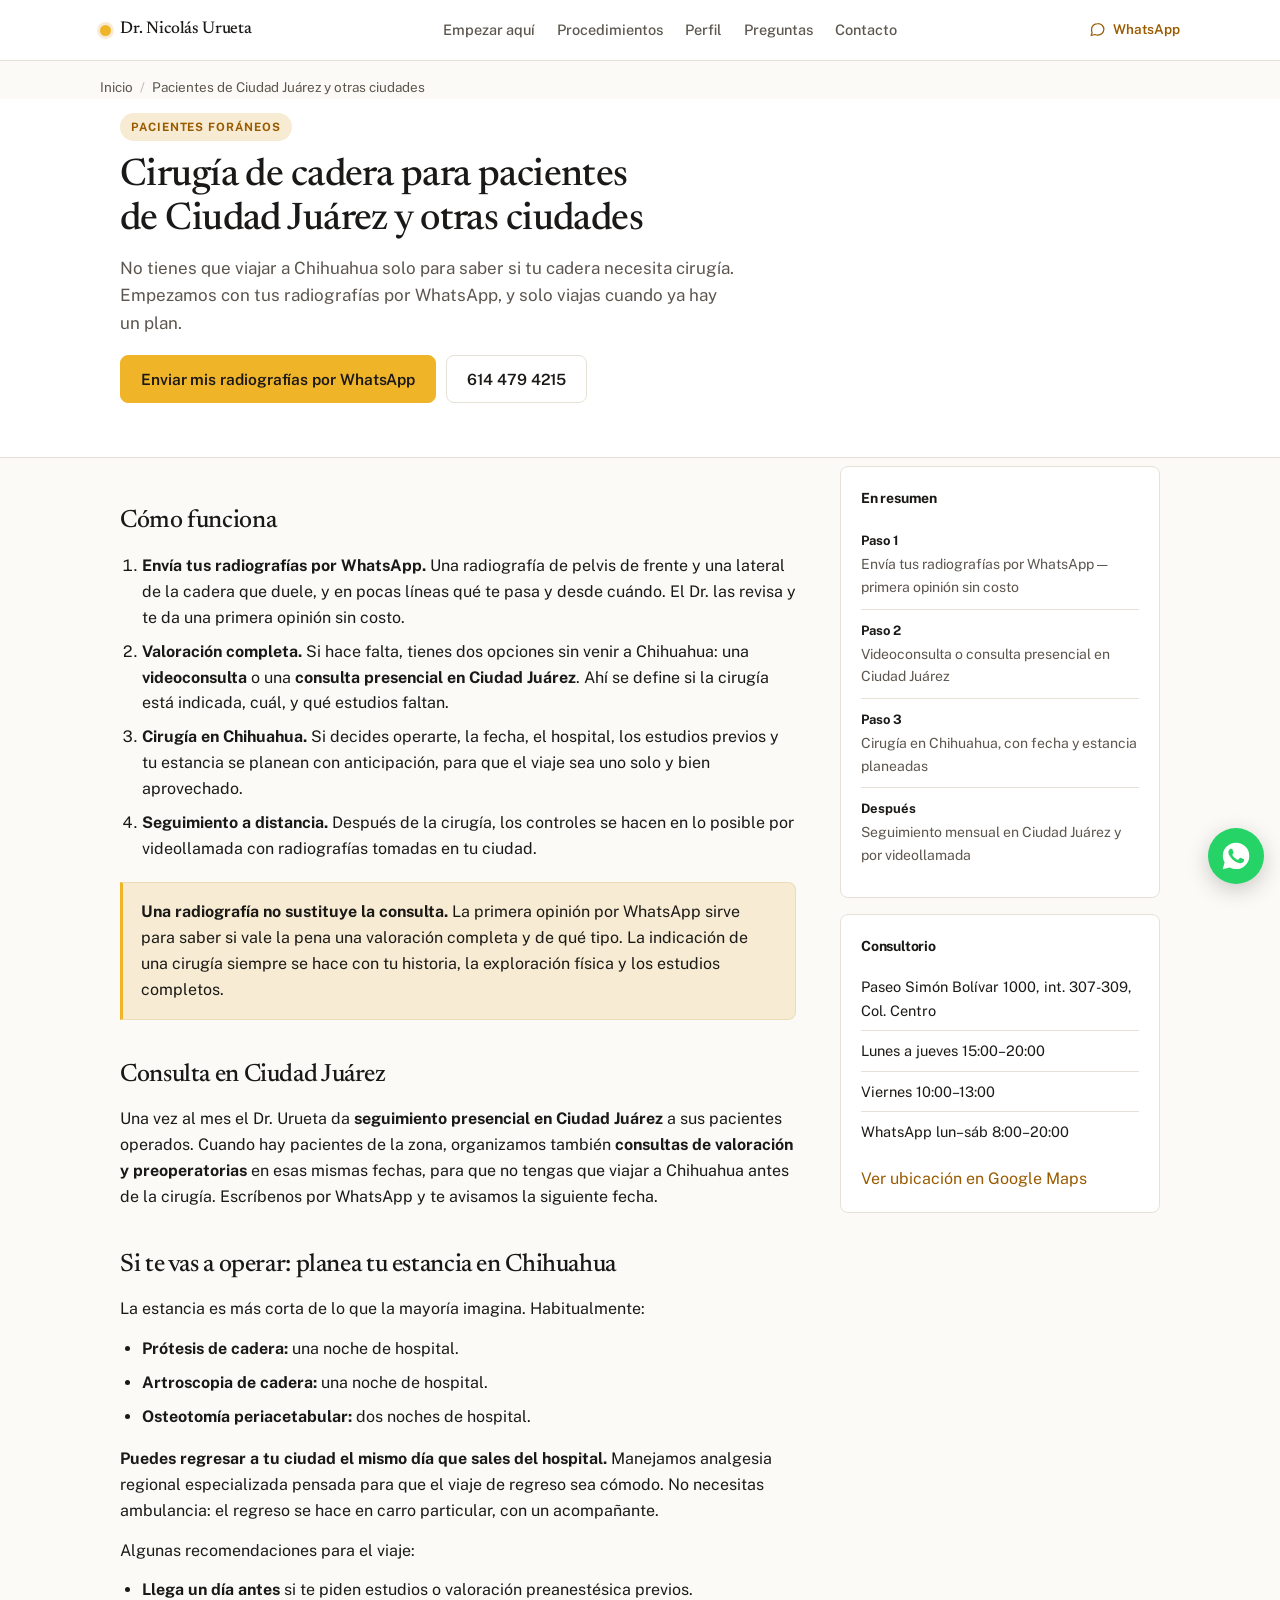
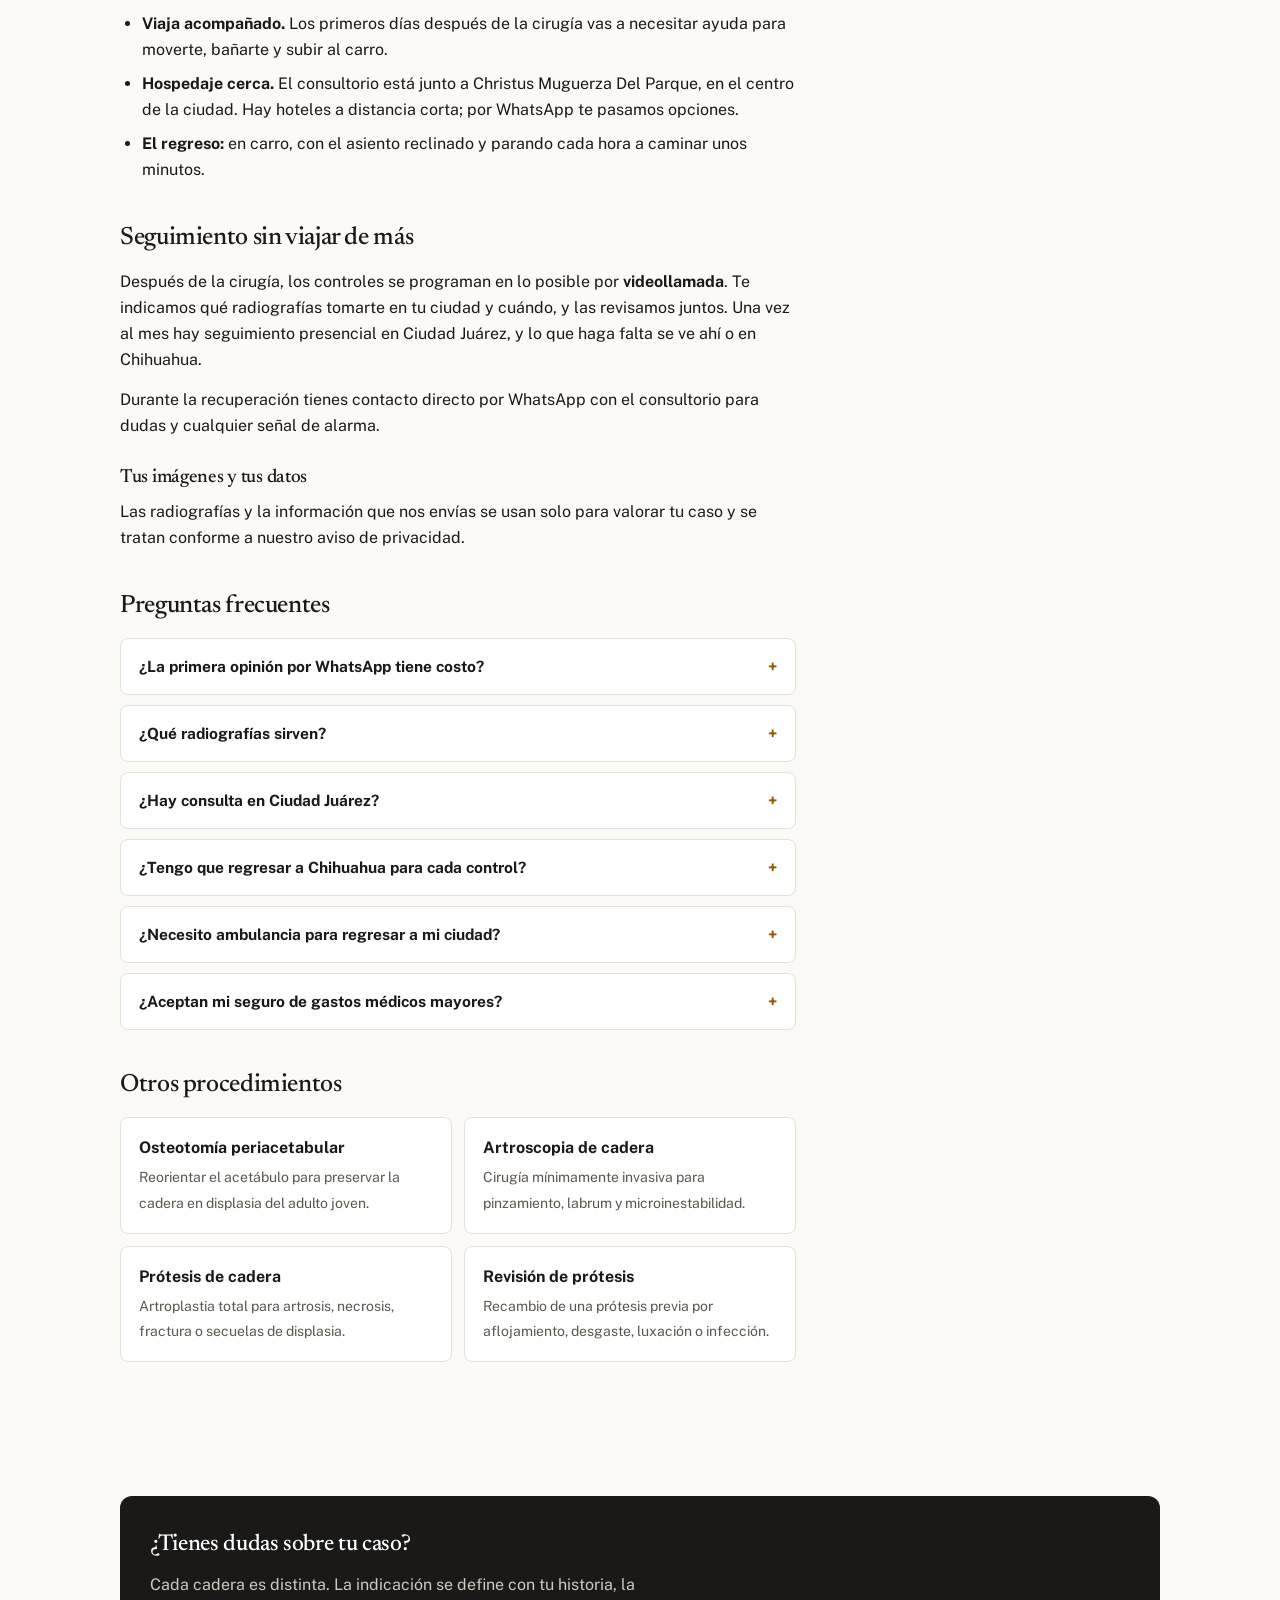
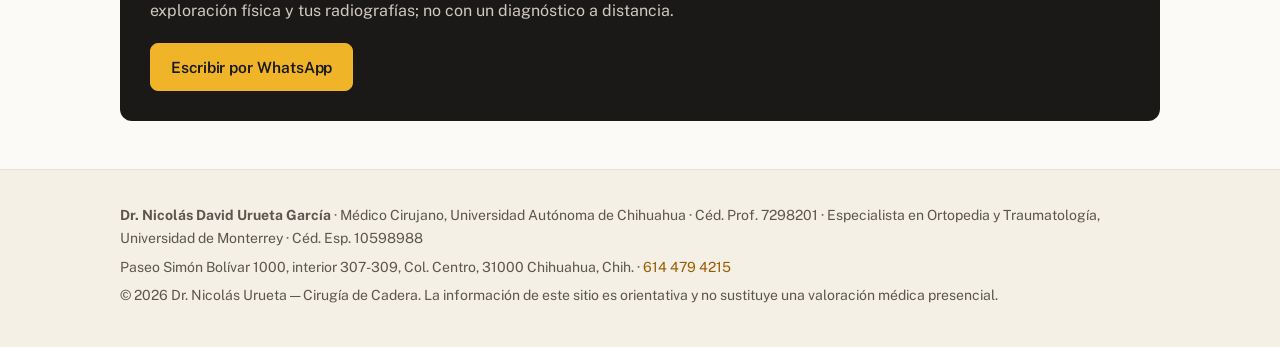
<file: ciudad-juarez-y-foraneos.html>
<!doctype html>
<html lang="es-MX">
<head>
  <meta charset="utf-8">
  <meta name="viewport" content="width=device-width, initial-scale=1">
  <meta name="google-site-verification" content="ORVi8z3fPBfjzz4dWHsPCKyTEjBym1CVmNgonIQuiCM">
  <!-- Google tag (gtag.js) -->
  <script async src="https://www.googletagmanager.com/gtag/js?id=G-1K8H9Z2335"></script>
  <script>
    window.dataLayer = window.dataLayer || [];
    function gtag(){dataLayer.push(arguments);}
    gtag('js', new Date());
    gtag('config', 'G-1K8H9Z2335');
  </script>
  <title>Cirugía de cadera para pacientes de Ciudad Juárez y otras ciudades | Dr. Nicolás Urueta</title>
  <meta name="description" content="¿Vives en Ciudad Juárez, Delicias, Cuauhtémoc, Parral u otra ciudad? Envía tus radiografías para una primera opinión, consulta en Juárez, videoconsulta y regreso a casa el día del alta. Cirugía de cadera en Chihuahua.">
  <link rel="canonical" href="https://www.druruetacirugiacadera.com.mx/ciudad-juarez-y-foraneos">
  <link rel="icon" href="/favicon.svg" type="image/svg+xml">
  <link rel="apple-touch-icon" href="/apple-touch-icon.png">
  <meta name="theme-color" content="#F0B429">
  <meta name="robots" content="index,follow,max-image-preview:large">
  <meta name="geo.region" content="MX-CHH">
  <meta name="geo.placename" content="Chihuahua">

  <meta property="og:type" content="article">
  <meta property="og:locale" content="es_MX">
  <meta property="og:site_name" content="Dr. Nicolás Urueta · Cirugía de Cadera">
  <meta property="og:title" content="Cirugía de cadera para pacientes de Ciudad Juárez y otras ciudades | Dr. Nicolás Urueta">
  <meta property="og:description" content="¿Vives en Ciudad Juárez, Delicias, Cuauhtémoc, Parral u otra ciudad? Envía tus radiografías para una primera opinión, consulta en Juárez, videoconsulta y regreso a casa el día del alta. Cirugía de cadera en Chihuahua.">
  <meta property="og:url" content="https://www.druruetacirugiacadera.com.mx/ciudad-juarez-y-foraneos">
  <meta property="og:image" content="https://www.druruetacirugiacadera.com.mx/og.jpg">
  <meta property="og:image:width" content="1200">
  <meta property="og:image:height" content="630">
  <meta name="twitter:card" content="summary_large_image">
  <meta name="twitter:title" content="Cirugía de cadera para pacientes de Ciudad Juárez y otras ciudades | Dr. Nicolás Urueta">
  <meta name="twitter:description" content="¿Vives en Ciudad Juárez, Delicias, Cuauhtémoc, Parral u otra ciudad? Envía tus radiografías para una primera opinión, consulta en Juárez, videoconsulta y regreso a casa el día del alta. Cirugía de cadera en Chihuahua.">
  <meta name="twitter:image" content="https://www.druruetacirugiacadera.com.mx/og.jpg">

  <link rel="preconnect" href="https://fonts.googleapis.com" crossorigin>
  <link href="https://fonts.googleapis.com/css2?family=Newsreader:opsz,wght@6..72,400;6..72,500&family=Public+Sans:wght@400;500;600;700&display=swap" rel="stylesheet">
  <link rel="stylesheet" href="/estilos.css">

  <script type="application/ld+json">
{
  "@context": "https://schema.org",
  "@graph": [
    {
      "@type": "MedicalWebPage",
      "@id": "https://www.druruetacirugiacadera.com.mx/ciudad-juarez-y-foraneos#page",
      "url": "https://www.druruetacirugiacadera.com.mx/ciudad-juarez-y-foraneos",
      "name": "Cirugía de cadera para pacientes de Ciudad Juárez y otras ciudades | Dr. Nicolás Urueta",
      "description": "¿Vives en Ciudad Juárez, Delicias, Cuauhtémoc, Parral u otra ciudad? Envía tus radiografías para una primera opinión, consulta en Juárez, videoconsulta y regreso a casa el día del alta. Cirugía de cadera en Chihuahua.",
      "inLanguage": "es-MX",
      "isPartOf": {
        "@type": "WebSite",
        "url": "https://www.druruetacirugiacadera.com.mx/"
      },
      "about": {
        "@id": "https://www.druruetacirugiacadera.com.mx/#physician"
      },
      "author": {
        "@id": "https://www.druruetacirugiacadera.com.mx/#physician"
      }
    },
    {
      "@type": "BreadcrumbList",
      "itemListElement": [
        {
          "@type": "ListItem",
          "position": 1,
          "name": "Inicio",
          "item": "https://www.druruetacirugiacadera.com.mx/"
        },
        {
          "@type": "ListItem",
          "position": 2,
          "name": "Pacientes de Ciudad Juárez y otras ciudades",
          "item": "https://www.druruetacirugiacadera.com.mx/ciudad-juarez-y-foraneos"
        }
      ]
    },
    {
      "@type": "FAQPage",
      "mainEntity": [
        {
          "@type": "Question",
          "name": "¿La primera opinión por WhatsApp tiene costo?",
          "acceptedAnswer": {
            "@type": "Answer",
            "text": "No. Revisamos tus radiografías y te decimos si lo que vemos amerita una valoración completa, y de qué tipo. Es una orientación, no un diagnóstico: el diagnóstico y la indicación de cirugía se hacen con historia clínica y exploración física."
          }
        },
        {
          "@type": "Question",
          "name": "¿Qué radiografías sirven?",
          "acceptedAnswer": {
            "@type": "Answer",
            "text": "Una radiografía de pelvis de frente (AP de pelvis) y una lateral de la cadera que duele son el punto de partida. Si ya tienes resonancia o tomografía, mándala también. Lo ideal es la imagen del estudio, no una foto del informe escrito; una foto de la placa contra una ventana o de la pantalla del hospital funciona si se ve completa y nítida."
          }
        },
        {
          "@type": "Question",
          "name": "¿Hay consulta en Ciudad Juárez?",
          "acceptedAnswer": {
            "@type": "Answer",
            "text": "Sí. Una vez al mes damos seguimiento presencial en Ciudad Juárez a los pacientes operados, y cuando hay pacientes de la zona organizamos también consultas de valoración y preoperatorias. Escríbenos por WhatsApp y te avisamos la siguiente fecha."
          }
        },
        {
          "@type": "Question",
          "name": "¿Tengo que regresar a Chihuahua para cada control?",
          "acceptedAnswer": {
            "@type": "Answer",
            "text": "No necesariamente. Muchos controles después de la cirugía se pueden hacer por videollamada con radiografías tomadas en tu ciudad, y lo que requiera revisión física se ve en el seguimiento mensual en Ciudad Juárez o en Chihuahua, según convenga."
          }
        },
        {
          "@type": "Question",
          "name": "¿Necesito ambulancia para regresar a mi ciudad?",
          "acceptedAnswer": {
            "@type": "Answer",
            "text": "No. Es una duda muy común, pero el regreso se hace en carro particular, con un acompañante. Usamos analgesia regional especializada pensada para que el viaje sea cómodo."
          }
        },
        {
          "@type": "Question",
          "name": "¿Aceptan mi seguro de gastos médicos mayores?",
          "acceptedAnswer": {
            "@type": "Answer",
            "text": "Trabajamos con todas las aseguradoras. Si tienes póliza, mándanos los datos junto con tus radiografías y revisamos contigo el trámite de autorización antes de fijar la fecha."
          }
        }
      ]
    }
  ]
}
  </script>
</head>
<body>

  <header class="nav">
    <div class="wrap nav-inner">
      <a class="brand" href="/">
        <span class="dot"></span>
        <span class="brandname">Dr. Nicolás Urueta</span>
      </a>
      <nav aria-label="Principal">
        <ul>
          <li><a href="/#motivos">Empezar aquí</a></li>
          <li><a href="/#procedimientos">Procedimientos</a></li>
          <li><a href="/dr-nicolas-urueta">Perfil</a></li>
          <li><a href="/preguntas-frecuentes">Preguntas</a></li>
          <li><a href="/#contacto">Contacto</a></li>
        </ul>
      </nav>
      <a class="nav-cta" href="https://wa.me/526142157019?text=Hola%2C%20me%20gustar%C3%ADa%20agendar%20una%20cita"><svg viewBox="0 0 24 24" fill="none" stroke="currentColor" stroke-width="1.7" stroke-linecap="round" stroke-linejoin="round" aria-hidden="true"><path d="M21 11.5a8.4 8.4 0 0 1-9 8.4 9 9 0 0 1-3.7-.8L3 20.5l1.4-4.2A8.3 8.3 0 0 1 3.6 12a8.4 8.4 0 0 1 8.4-8.4 8.4 8.4 0 0 1 9 7.9Z"/></svg> WhatsApp</a>
    </div>
  </header>

  <div class="wrap crumb"><a href="/">Inicio</a><span>/</span>Pacientes de Ciudad Juárez y otras ciudades</div>

  <section class="page-hero" style="border-top:none;padding-top:14px">
    <div class="wrap">
      <span class="chip">Pacientes foráneos</span>
      <h1>Cirugía de cadera para pacientes de Ciudad Juárez y otras ciudades</h1>
      <p class="lead">No tienes que viajar a Chihuahua solo para saber si tu cadera necesita cirugía. Empezamos con tus radiografías por WhatsApp, y solo viajas cuando ya hay un plan.</p>
      <div class="cta-row">
        <a class="btn btn-primary" href="https://wa.me/526142157019?text=Hola%2C%20vivo%20fuera%20de%20Chihuahua%20y%20me%20gustar%C3%ADa%20enviar%20mis%20radiograf%C3%ADas%20para%20una%20primera%20opini%C3%B3n">Enviar mis radiografías por WhatsApp</a>
        <a class="btn btn-ghost" href="tel:+526144794215">614 479 4215</a>
      </div>
    </div>
  </section>

  <section style="border-top:none;padding-top:8px">
    <div class="wrap layout">
      <div class="prose">

  <h2>Cómo funciona</h2>
  <ol>
    <li><strong>Envía tus radiografías por WhatsApp.</strong> Una radiografía de pelvis de frente y una lateral de la cadera que duele, y en pocas líneas qué te pasa y desde cuándo. El Dr. las revisa y te da una primera opinión sin costo.</li>
    <li><strong>Valoración completa.</strong> Si hace falta, tienes dos opciones sin venir a Chihuahua: una <strong>videoconsulta</strong> o una <strong>consulta presencial en Ciudad Juárez</strong>. Ahí se define si la cirugía está indicada, cuál, y qué estudios faltan.</li>
    <li><strong>Cirugía en Chihuahua.</strong> Si decides operarte, la fecha, el hospital, los estudios previos y tu estancia se planean con anticipación, para que el viaje sea uno solo y bien aprovechado.</li>
    <li><strong>Seguimiento a distancia.</strong> Después de la cirugía, los controles se hacen en lo posible por videollamada con radiografías tomadas en tu ciudad.</li>
  </ol>

  <div class="callout">
    <p><strong>Una radiografía no sustituye la consulta.</strong> La primera opinión por WhatsApp sirve para saber si vale la pena una valoración completa y de qué tipo. La indicación de una cirugía siempre se hace con tu historia, la exploración física y los estudios completos.</p>
  </div>

  <h2>Consulta en Ciudad Juárez</h2>
  <p>Una vez al mes el Dr. Urueta da <strong>seguimiento presencial en Ciudad Juárez</strong> a sus pacientes operados. Cuando hay pacientes de la zona, organizamos también <strong>consultas de valoración y preoperatorias</strong> en esas mismas fechas, para que no tengas que viajar a Chihuahua antes de la cirugía. Escríbenos por WhatsApp y te avisamos la siguiente fecha.</p>

  <h2>Si te vas a operar: planea tu estancia en Chihuahua</h2>
  <p>La estancia es más corta de lo que la mayoría imagina. Habitualmente:</p>
  <ul>
    <li><strong>Prótesis de cadera:</strong> una noche de hospital.</li>
    <li><strong>Artroscopia de cadera:</strong> una noche de hospital.</li>
    <li><strong>Osteotomía periacetabular:</strong> dos noches de hospital.</li>
  </ul>
  <p><strong>Puedes regresar a tu ciudad el mismo día que sales del hospital.</strong> Manejamos analgesia regional especializada pensada para que el viaje de regreso sea cómodo. No necesitas ambulancia: el regreso se hace en carro particular, con un acompañante.</p>
  <p>Algunas recomendaciones para el viaje:</p>
  <ul>
    <li><strong>Llega un día antes</strong> si te piden estudios o valoración preanestésica previos.</li>
    <li><strong>Viaja acompañado.</strong> Los primeros días después de la cirugía vas a necesitar ayuda para moverte, bañarte y subir al carro.</li>
    <li><strong>Hospedaje cerca.</strong> El consultorio está junto a Christus Muguerza Del Parque, en el centro de la ciudad. Hay hoteles a distancia corta; por WhatsApp te pasamos opciones.</li>
    <li><strong>El regreso:</strong> en carro, con el asiento reclinado y parando cada hora a caminar unos minutos.</li>
  </ul>

  <h2>Seguimiento sin viajar de más</h2>
  <p>Después de la cirugía, los controles se programan en lo posible por <strong>videollamada</strong>. Te indicamos qué radiografías tomarte en tu ciudad y cuándo, y las revisamos juntos. Una vez al mes hay seguimiento presencial en Ciudad Juárez, y lo que haga falta se ve ahí o en Chihuahua.</p>
  <p>Durante la recuperación tienes contacto directo por WhatsApp con el consultorio para dudas y cualquier señal de alarma.</p>

  <h3>Tus imágenes y tus datos</h3>
  <p>Las radiografías y la información que nos envías se usan solo para valorar tu caso y se tratan conforme a nuestro aviso de privacidad.</p>

  <h2>Preguntas frecuentes</h2>
  <details class="faq"><summary>¿La primera opinión por WhatsApp tiene costo?</summary><div class="body"><p>No. Revisamos tus radiografías y te decimos si lo que vemos amerita una valoración completa, y de qué tipo. Es una orientación, no un diagnóstico: el diagnóstico y la indicación de cirugía se hacen con historia clínica y exploración física.</p></div></details>
  <details class="faq"><summary>¿Qué radiografías sirven?</summary><div class="body"><p>Una radiografía de pelvis de frente (AP de pelvis) y una lateral de la cadera que duele son el punto de partida. Si ya tienes resonancia o tomografía, mándala también. Lo ideal es la imagen del estudio, no una foto del informe escrito; una foto de la placa contra una ventana o de la pantalla del hospital funciona si se ve completa y nítida.</p></div></details>
  <details class="faq"><summary>¿Hay consulta en Ciudad Juárez?</summary><div class="body"><p>Sí. Una vez al mes damos seguimiento presencial en Ciudad Juárez a los pacientes operados, y cuando hay pacientes de la zona organizamos también consultas de valoración y preoperatorias. Escríbenos por WhatsApp y te avisamos la siguiente fecha.</p></div></details>
  <details class="faq"><summary>¿Tengo que regresar a Chihuahua para cada control?</summary><div class="body"><p>No necesariamente. Muchos controles después de la cirugía se pueden hacer por videollamada con radiografías tomadas en tu ciudad, y lo que requiera revisión física se ve en el seguimiento mensual en Ciudad Juárez o en Chihuahua, según convenga.</p></div></details>
  <details class="faq"><summary>¿Necesito ambulancia para regresar a mi ciudad?</summary><div class="body"><p>No. Es una duda muy común, pero el regreso se hace en carro particular, con un acompañante. Usamos analgesia regional especializada pensada para que el viaje sea cómodo.</p></div></details>
  <details class="faq"><summary>¿Aceptan mi seguro de gastos médicos mayores?</summary><div class="body"><p>Trabajamos con todas las aseguradoras. Si tienes póliza, mándanos los datos junto con tus radiografías y revisamos contigo el trámite de autorización antes de fijar la fecha.</p></div></details>
  <h2>Otros procedimientos</h2>
  <div class="related"><a href="/osteotomia-periacetabular"><b>Osteotomía periacetabular</b><span>Reorientar el acetábulo para preservar la cadera en displasia del adulto joven.</span></a><a href="/artroscopia-de-cadera"><b>Artroscopia de cadera</b><span>Cirugía mínimamente invasiva para pinzamiento, labrum y microinestabilidad.</span></a><a href="/protesis-de-cadera"><b>Prótesis de cadera</b><span>Artroplastia total para artrosis, necrosis, fractura o secuelas de displasia.</span></a><a href="/revision-de-protesis"><b>Revisión de prótesis</b><span>Recambio de una prótesis previa por aflojamiento, desgaste, luxación o infección.</span></a></div>
      </div>
      <div class="aside">
        <div class="card"><h4>En resumen</h4><div class="keyval" style="margin:0;border:none"><div><b>Paso 1</b><span>Envía tus radiografías por WhatsApp — primera opinión sin costo</span></div><div><b>Paso 2</b><span>Videoconsulta o consulta presencial en Ciudad Juárez</span></div><div><b>Paso 3</b><span>Cirugía en Chihuahua, con fecha y estancia planeadas</span></div><div><b>Después</b><span>Seguimiento mensual en Ciudad Juárez y por videollamada</span></div></div></div>
        <div class="card">
          <h4>Consultorio</h4>
          <ul>
            <li>Paseo Simón Bolívar 1000, int. 307-309, Col. Centro</li>
            <li>Lunes a jueves 15:00–20:00</li>
            <li>Viernes 10:00–13:00</li>
            <li>WhatsApp lun–sáb 8:00–20:00</li>
          </ul>
          <p style="margin:14px 0 0"><a href="https://www.google.com/maps/place/Dr.+Nicolas+Urueta%2FCirugia+de+Cadera/@28.6292229,-106.0764218,16z/data=!3m1!4b1!4m6!3m5!1s0x86ea5dfb6e43054b:0x865b34112a9fd4a!8m2!3d28.6292229!4d-106.0738469!16s%2Fg%2F11rzkf9728">Ver ubicación en Google Maps</a></p>
        </div>
      </div>
    </div>
  </section>

  <section style="border-top:none">
    <div class="wrap">
      <div class="cta-band">
        <h2>¿Tienes dudas sobre tu caso?</h2>
        <p>Cada cadera es distinta. La indicación se define con tu historia, la exploración física y tus radiografías; no con un diagnóstico a distancia.</p>
        <a class="btn btn-primary" href="https://wa.me/526142157019?text=Hola%2C%20vivo%20fuera%20de%20Chihuahua%20y%20me%20gustar%C3%ADa%20enviar%20mis%20radiograf%C3%ADas%20para%20una%20primera%20opini%C3%B3n">Escribir por WhatsApp</a>
      </div>
    </div>
  </section>

  <footer>
    <div class="wrap">
      <p class="muted" style="margin:0 0 6px"><strong>Dr. Nicolás David Urueta García</strong> · Médico Cirujano, Universidad Autónoma de Chihuahua · Céd. Prof. 7298201 · Especialista en Ortopedia y Traumatología, Universidad de Monterrey · Céd. Esp. 10598988</p>
      <p class="muted" style="margin:0 0 6px">Paseo Simón Bolívar 1000, interior 307-309, Col. Centro, 31000 Chihuahua, Chih. · <a href="tel:+526144794215">614 479 4215</a></p>
      <p class="muted" style="margin:0">© <span id="y"></span> Dr. Nicolás Urueta — Cirugía de Cadera. La información de este sitio es orientativa y no sustituye una valoración médica presencial.</p>
    </div>
  </footer>
  <a class="whatsapp-float" href="https://wa.me/526142157019?text=Hola%2C%20me%20gustar%C3%ADa%20agendar%20una%20cita" aria-label="Escribir por WhatsApp">
    <svg viewBox="0 0 24 24" fill="#fff" aria-hidden="true"><path d="M12.04 2A9.9 9.9 0 0 0 2.1 11.9c0 1.75.46 3.46 1.34 4.96L2 22l5.28-1.38a9.9 9.9 0 0 0 4.76 1.21h.01a9.9 9.9 0 0 0 9.9-9.9A9.9 9.9 0 0 0 12.04 2Zm5.8 14.03c-.24.68-1.4 1.3-1.93 1.35-.53.05-1.03.24-3.48-.72-2.95-1.16-4.8-4.2-4.95-4.4-.14-.2-1.17-1.56-1.17-2.98 0-1.42.74-2.12 1-2.41.26-.29.57-.36.76-.36l.55.01c.17 0 .41-.07.64.49.24.58.8 1.98.87 2.12.07.15.12.32.02.51-.1.2-.15.32-.29.5-.15.17-.31.38-.44.51-.15.14-.3.3-.13.6.17.29.76 1.26 1.63 2.04 1.12 1 2.06 1.31 2.35 1.46.29.14.46.12.63-.07.17-.2.73-.85.93-1.14.19-.29.39-.24.65-.15.27.1 1.7.8 1.99.95.29.14.48.22.55.34.07.13.07.75-.17 1.43Z"/></svg>
  </a>
  <script>document.getElementById('y').textContent=new Date().getFullYear();</script>
</body>
</html>
</file>
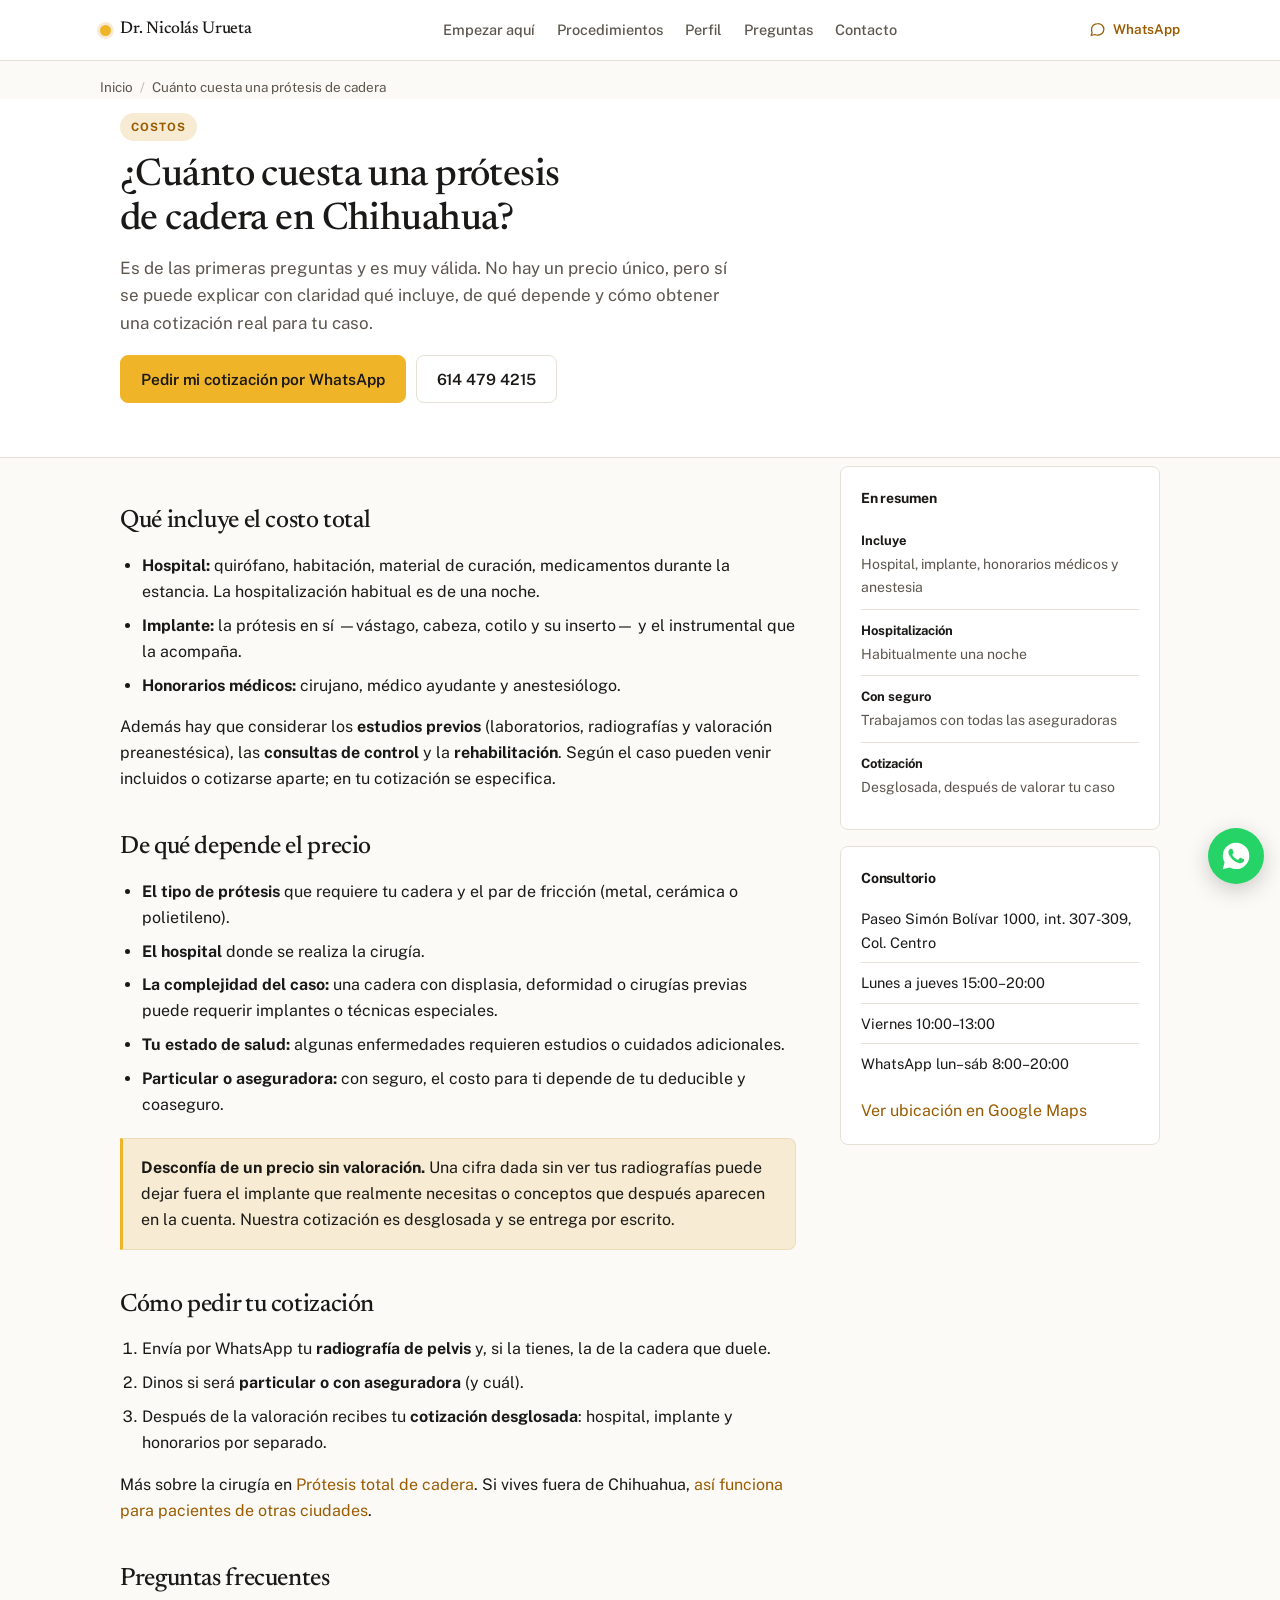
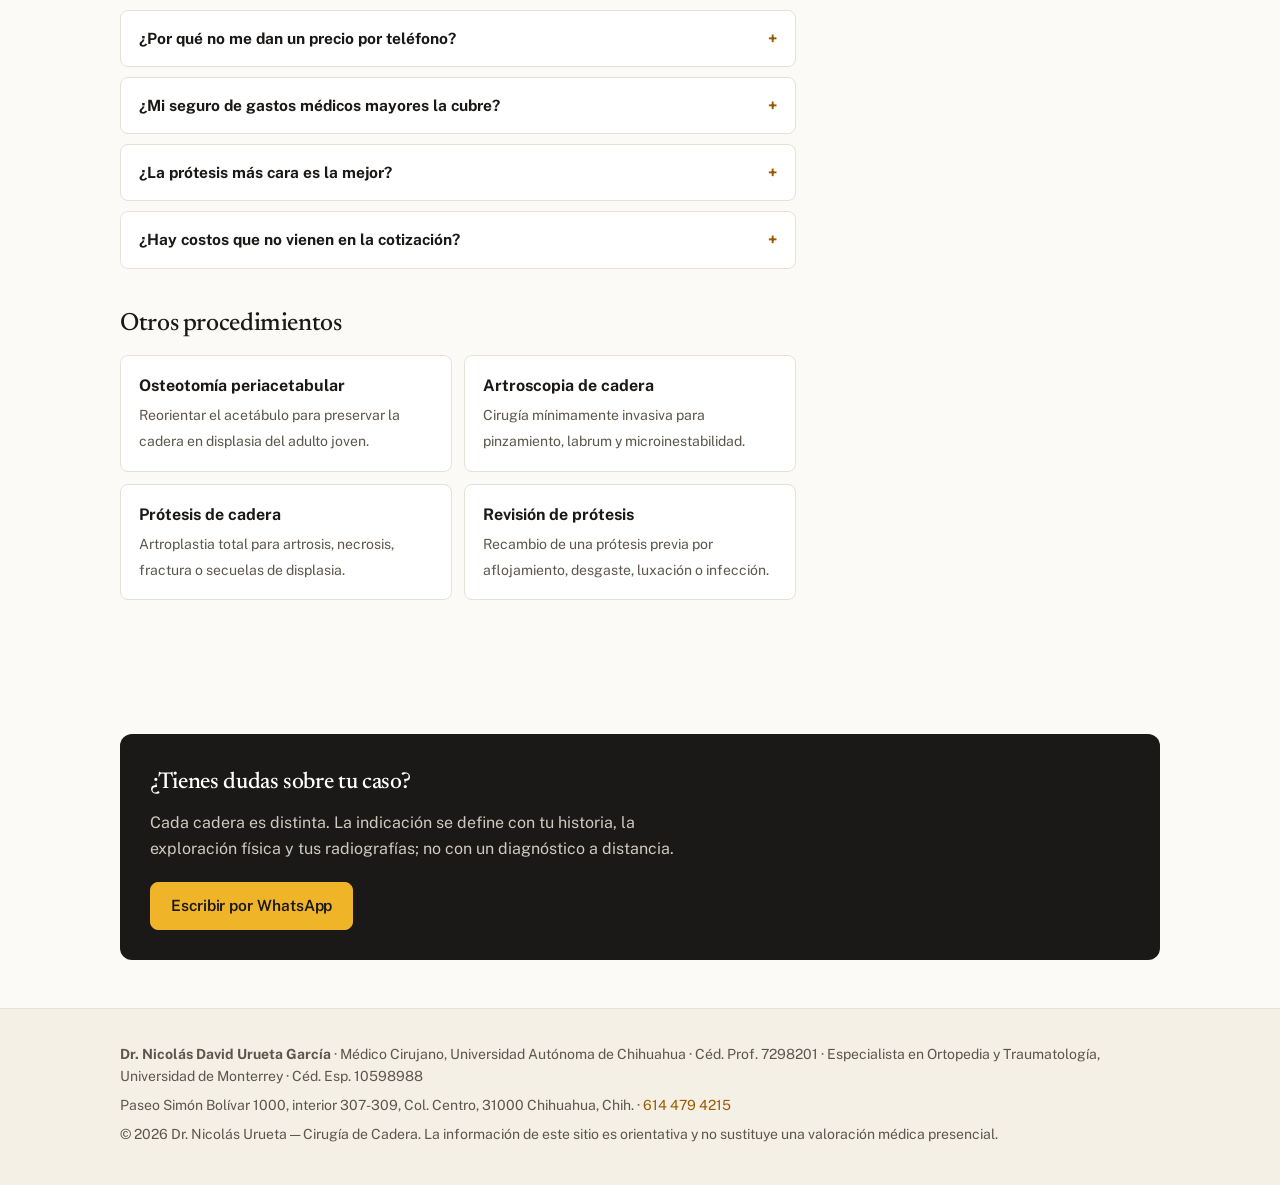
<file: costo-protesis-de-cadera.html>
<!doctype html>
<html lang="es-MX">
<head>
  <meta charset="utf-8">
  <meta name="viewport" content="width=device-width, initial-scale=1">
  <meta name="google-site-verification" content="ORVi8z3fPBfjzz4dWHsPCKyTEjBym1CVmNgonIQuiCM">
  <!-- Google tag (gtag.js) -->
  <script async src="https://www.googletagmanager.com/gtag/js?id=G-1K8H9Z2335"></script>
  <script>
    window.dataLayer = window.dataLayer || [];
    function gtag(){dataLayer.push(arguments);}
    gtag('js', new Date());
    gtag('config', 'G-1K8H9Z2335');
  </script>
  <title>¿Cuánto cuesta una prótesis de cadera en Chihuahua? Qué incluye | Dr. Nicolás Urueta</title>
  <meta name="description" content="Qué incluye el costo de una prótesis total de cadera en Chihuahua: hospital, implante, honorarios, anestesia y rehabilitación. De qué depende el precio, particular o con seguro de gastos médicos mayores, y cómo pedir tu cotización.">
  <link rel="canonical" href="https://www.druruetacirugiacadera.com.mx/costo-protesis-de-cadera">
  <link rel="icon" href="/favicon.svg" type="image/svg+xml">
  <link rel="apple-touch-icon" href="/apple-touch-icon.png">
  <meta name="theme-color" content="#F0B429">
  <meta name="robots" content="index,follow,max-image-preview:large">
  <meta name="geo.region" content="MX-CHH">
  <meta name="geo.placename" content="Chihuahua">

  <meta property="og:type" content="article">
  <meta property="og:locale" content="es_MX">
  <meta property="og:site_name" content="Dr. Nicolás Urueta · Cirugía de Cadera">
  <meta property="og:title" content="¿Cuánto cuesta una prótesis de cadera en Chihuahua? Qué incluye | Dr. Nicolás Urueta">
  <meta property="og:description" content="Qué incluye el costo de una prótesis total de cadera en Chihuahua: hospital, implante, honorarios, anestesia y rehabilitación. De qué depende el precio, particular o con seguro de gastos médicos mayores, y cómo pedir tu cotización.">
  <meta property="og:url" content="https://www.druruetacirugiacadera.com.mx/costo-protesis-de-cadera">
  <meta property="og:image" content="https://www.druruetacirugiacadera.com.mx/og.jpg">
  <meta property="og:image:width" content="1200">
  <meta property="og:image:height" content="630">
  <meta name="twitter:card" content="summary_large_image">
  <meta name="twitter:title" content="¿Cuánto cuesta una prótesis de cadera en Chihuahua? Qué incluye | Dr. Nicolás Urueta">
  <meta name="twitter:description" content="Qué incluye el costo de una prótesis total de cadera en Chihuahua: hospital, implante, honorarios, anestesia y rehabilitación. De qué depende el precio, particular o con seguro de gastos médicos mayores, y cómo pedir tu cotización.">
  <meta name="twitter:image" content="https://www.druruetacirugiacadera.com.mx/og.jpg">

  <link rel="preconnect" href="https://fonts.googleapis.com" crossorigin>
  <link href="https://fonts.googleapis.com/css2?family=Newsreader:opsz,wght@6..72,400;6..72,500&family=Public+Sans:wght@400;500;600;700&display=swap" rel="stylesheet">
  <link rel="stylesheet" href="/estilos.css">

  <script type="application/ld+json">
{
  "@context": "https://schema.org",
  "@graph": [
    {
      "@type": "MedicalWebPage",
      "@id": "https://www.druruetacirugiacadera.com.mx/costo-protesis-de-cadera#page",
      "url": "https://www.druruetacirugiacadera.com.mx/costo-protesis-de-cadera",
      "name": "¿Cuánto cuesta una prótesis de cadera en Chihuahua? Qué incluye | Dr. Nicolás Urueta",
      "description": "Qué incluye el costo de una prótesis total de cadera en Chihuahua: hospital, implante, honorarios, anestesia y rehabilitación. De qué depende el precio, particular o con seguro de gastos médicos mayores, y cómo pedir tu cotización.",
      "inLanguage": "es-MX",
      "isPartOf": {
        "@type": "WebSite",
        "url": "https://www.druruetacirugiacadera.com.mx/"
      },
      "about": {
        "@id": "https://www.druruetacirugiacadera.com.mx/#physician"
      },
      "author": {
        "@id": "https://www.druruetacirugiacadera.com.mx/#physician"
      }
    },
    {
      "@type": "BreadcrumbList",
      "itemListElement": [
        {
          "@type": "ListItem",
          "position": 1,
          "name": "Inicio",
          "item": "https://www.druruetacirugiacadera.com.mx/"
        },
        {
          "@type": "ListItem",
          "position": 2,
          "name": "Cuánto cuesta una prótesis de cadera",
          "item": "https://www.druruetacirugiacadera.com.mx/costo-protesis-de-cadera"
        }
      ]
    },
    {
      "@type": "FAQPage",
      "mainEntity": [
        {
          "@type": "Question",
          "name": "¿Por qué no me dan un precio por teléfono?",
          "acceptedAnswer": {
            "@type": "Answer",
            "text": "Porque el costo depende de cosas que solo se saben después de valorarte: qué tipo de prótesis requiere tu cadera, el hospital, tus otras enfermedades y si es particular o por aseguradora. Una cifra dada sin valorar suele cambiar después, y eso no le sirve a nadie. Lo que sí hacemos es entregarte una cotización desglosada en cuanto tengamos la información necesaria, para que sepas exactamente qué cubre cada concepto."
          }
        },
        {
          "@type": "Question",
          "name": "¿Mi seguro de gastos médicos mayores la cubre?",
          "acceptedAnswer": {
            "@type": "Answer",
            "text": "En la mayoría de las pólizas sí, sujeto a deducible, coaseguro, periodos de espera y las condiciones de tu contrato. Trabajamos con todas las aseguradoras y nos ajustamos a sus tabuladores. Te apoyamos con los informes médicos y el trámite de autorización antes de fijar la fecha de la cirugía."
          }
        },
        {
          "@type": "Question",
          "name": "¿La prótesis más cara es la mejor?",
          "acceptedAnswer": {
            "@type": "Answer",
            "text": "No necesariamente. Hay implantes con muy buenos resultados a largo plazo en distintos rangos de precio. Lo importante es que el implante sea el adecuado para tu cadera y que tenga respaldo en registros internacionales de artroplastia. En la valoración se te explica qué implante se propone y por qué."
          }
        },
        {
          "@type": "Question",
          "name": "¿Hay costos que no vienen en la cotización?",
          "acceptedAnswer": {
            "@type": "Answer",
            "text": "Los estudios previos, las consultas de control y la rehabilitación pueden venir incluidos o cotizarse aparte, según el caso. Se te dice de antemano qué está incluido y qué no, para que no haya sorpresas."
          }
        }
      ]
    }
  ]
}
  </script>
</head>
<body>

  <header class="nav">
    <div class="wrap nav-inner">
      <a class="brand" href="/">
        <span class="dot"></span>
        <span class="brandname">Dr. Nicolás Urueta</span>
      </a>
      <nav aria-label="Principal">
        <ul>
          <li><a href="/#motivos">Empezar aquí</a></li>
          <li><a href="/#procedimientos">Procedimientos</a></li>
          <li><a href="/dr-nicolas-urueta">Perfil</a></li>
          <li><a href="/preguntas-frecuentes">Preguntas</a></li>
          <li><a href="/#contacto">Contacto</a></li>
        </ul>
      </nav>
      <a class="nav-cta" href="https://wa.me/526142157019?text=Hola%2C%20me%20gustar%C3%ADa%20agendar%20una%20cita"><svg viewBox="0 0 24 24" fill="none" stroke="currentColor" stroke-width="1.7" stroke-linecap="round" stroke-linejoin="round" aria-hidden="true"><path d="M21 11.5a8.4 8.4 0 0 1-9 8.4 9 9 0 0 1-3.7-.8L3 20.5l1.4-4.2A8.3 8.3 0 0 1 3.6 12a8.4 8.4 0 0 1 8.4-8.4 8.4 8.4 0 0 1 9 7.9Z"/></svg> WhatsApp</a>
    </div>
  </header>

  <div class="wrap crumb"><a href="/">Inicio</a><span>/</span>Cuánto cuesta una prótesis de cadera</div>

  <section class="page-hero" style="border-top:none;padding-top:14px">
    <div class="wrap">
      <span class="chip">Costos</span>
      <h1>¿Cuánto cuesta una prótesis de cadera en Chihuahua?</h1>
      <p class="lead">Es de las primeras preguntas y es muy válida. No hay un precio único, pero sí se puede explicar con claridad qué incluye, de qué depende y cómo obtener una cotización real para tu caso.</p>
      <div class="cta-row">
        <a class="btn btn-primary" href="https://wa.me/526142157019?text=Hola%2C%20me%20gustar%C3%ADa%20una%20cotizaci%C3%B3n%20para%20pr%C3%B3tesis%20de%20cadera">Pedir mi cotización por WhatsApp</a>
        <a class="btn btn-ghost" href="tel:+526144794215">614 479 4215</a>
      </div>
    </div>
  </section>

  <section style="border-top:none;padding-top:8px">
    <div class="wrap layout">
      <div class="prose">

  <h2>Qué incluye el costo total</h2>
  <ul>
    <li><strong>Hospital:</strong> quirófano, habitación, material de curación, medicamentos durante la estancia. La hospitalización habitual es de una noche.</li>
    <li><strong>Implante:</strong> la prótesis en sí —vástago, cabeza, cotilo y su inserto— y el instrumental que la acompaña.</li>
    <li><strong>Honorarios médicos:</strong> cirujano, médico ayudante y anestesiólogo.</li>
  </ul>
  <p>Además hay que considerar los <strong>estudios previos</strong> (laboratorios, radiografías y valoración preanestésica), las <strong>consultas de control</strong> y la <strong>rehabilitación</strong>. Según el caso pueden venir incluidos o cotizarse aparte; en tu cotización se especifica.</p>

  <h2>De qué depende el precio</h2>
  <ul>
    <li><strong>El tipo de prótesis</strong> que requiere tu cadera y el par de fricción (metal, cerámica o polietileno).</li>
    <li><strong>El hospital</strong> donde se realiza la cirugía.</li>
    <li><strong>La complejidad del caso:</strong> una cadera con displasia, deformidad o cirugías previas puede requerir implantes o técnicas especiales.</li>
    <li><strong>Tu estado de salud:</strong> algunas enfermedades requieren estudios o cuidados adicionales.</li>
    <li><strong>Particular o aseguradora:</strong> con seguro, el costo para ti depende de tu deducible y coaseguro.</li>
  </ul>

  <div class="callout">
    <p><strong>Desconfía de un precio sin valoración.</strong> Una cifra dada sin ver tus radiografías puede dejar fuera el implante que realmente necesitas o conceptos que después aparecen en la cuenta. Nuestra cotización es desglosada y se entrega por escrito.</p>
  </div>

  <h2>Cómo pedir tu cotización</h2>
  <ol>
    <li>Envía por WhatsApp tu <strong>radiografía de pelvis</strong> y, si la tienes, la de la cadera que duele.</li>
    <li>Dinos si será <strong>particular o con aseguradora</strong> (y cuál).</li>
    <li>Después de la valoración recibes tu <strong>cotización desglosada</strong>: hospital, implante y honorarios por separado.</li>
  </ol>
  <p>Más sobre la cirugía en <a href="/protesis-de-cadera">Prótesis total de cadera</a>. Si vives fuera de Chihuahua, <a href="/ciudad-juarez-y-foraneos">así funciona para pacientes de otras ciudades</a>.</p>

  <h2>Preguntas frecuentes</h2>
  <details class="faq"><summary>¿Por qué no me dan un precio por teléfono?</summary><div class="body"><p>Porque el costo depende de cosas que solo se saben después de valorarte: qué tipo de prótesis requiere tu cadera, el hospital, tus otras enfermedades y si es particular o por aseguradora. Una cifra dada sin valorar suele cambiar después, y eso no le sirve a nadie.</p><p>Lo que sí hacemos es entregarte una cotización desglosada en cuanto tengamos la información necesaria, para que sepas exactamente qué cubre cada concepto.</p></div></details>
  <details class="faq"><summary>¿Mi seguro de gastos médicos mayores la cubre?</summary><div class="body"><p>En la mayoría de las pólizas sí, sujeto a deducible, coaseguro, periodos de espera y las condiciones de tu contrato. Trabajamos con todas las aseguradoras y nos ajustamos a sus tabuladores.</p><p>Te apoyamos con los informes médicos y el trámite de autorización antes de fijar la fecha de la cirugía.</p></div></details>
  <details class="faq"><summary>¿La prótesis más cara es la mejor?</summary><div class="body"><p>No necesariamente. Hay implantes con muy buenos resultados a largo plazo en distintos rangos de precio. Lo importante es que el implante sea el adecuado para tu cadera y que tenga respaldo en registros internacionales de artroplastia.</p><p>En la valoración se te explica qué implante se propone y por qué.</p></div></details>
  <details class="faq"><summary>¿Hay costos que no vienen en la cotización?</summary><div class="body"><p>Los estudios previos, las consultas de control y la rehabilitación pueden venir incluidos o cotizarse aparte, según el caso. Se te dice de antemano qué está incluido y qué no, para que no haya sorpresas.</p></div></details>
  <h2>Otros procedimientos</h2>
  <div class="related"><a href="/osteotomia-periacetabular"><b>Osteotomía periacetabular</b><span>Reorientar el acetábulo para preservar la cadera en displasia del adulto joven.</span></a><a href="/artroscopia-de-cadera"><b>Artroscopia de cadera</b><span>Cirugía mínimamente invasiva para pinzamiento, labrum y microinestabilidad.</span></a><a href="/protesis-de-cadera"><b>Prótesis de cadera</b><span>Artroplastia total para artrosis, necrosis, fractura o secuelas de displasia.</span></a><a href="/revision-de-protesis"><b>Revisión de prótesis</b><span>Recambio de una prótesis previa por aflojamiento, desgaste, luxación o infección.</span></a></div>
      </div>
      <div class="aside">
        <div class="card"><h4>En resumen</h4><div class="keyval" style="margin:0;border:none"><div><b>Incluye</b><span>Hospital, implante, honorarios médicos y anestesia</span></div><div><b>Hospitalización</b><span>Habitualmente una noche</span></div><div><b>Con seguro</b><span>Trabajamos con todas las aseguradoras</span></div><div><b>Cotización</b><span>Desglosada, después de valorar tu caso</span></div></div></div>
        <div class="card">
          <h4>Consultorio</h4>
          <ul>
            <li>Paseo Simón Bolívar 1000, int. 307-309, Col. Centro</li>
            <li>Lunes a jueves 15:00–20:00</li>
            <li>Viernes 10:00–13:00</li>
            <li>WhatsApp lun–sáb 8:00–20:00</li>
          </ul>
          <p style="margin:14px 0 0"><a href="https://www.google.com/maps/place/Dr.+Nicolas+Urueta%2FCirugia+de+Cadera/@28.6292229,-106.0764218,16z/data=!3m1!4b1!4m6!3m5!1s0x86ea5dfb6e43054b:0x865b34112a9fd4a!8m2!3d28.6292229!4d-106.0738469!16s%2Fg%2F11rzkf9728">Ver ubicación en Google Maps</a></p>
        </div>
      </div>
    </div>
  </section>

  <section style="border-top:none">
    <div class="wrap">
      <div class="cta-band">
        <h2>¿Tienes dudas sobre tu caso?</h2>
        <p>Cada cadera es distinta. La indicación se define con tu historia, la exploración física y tus radiografías; no con un diagnóstico a distancia.</p>
        <a class="btn btn-primary" href="https://wa.me/526142157019?text=Hola%2C%20me%20gustar%C3%ADa%20una%20cotizaci%C3%B3n%20para%20pr%C3%B3tesis%20de%20cadera">Escribir por WhatsApp</a>
      </div>
    </div>
  </section>

  <footer>
    <div class="wrap">
      <p class="muted" style="margin:0 0 6px"><strong>Dr. Nicolás David Urueta García</strong> · Médico Cirujano, Universidad Autónoma de Chihuahua · Céd. Prof. 7298201 · Especialista en Ortopedia y Traumatología, Universidad de Monterrey · Céd. Esp. 10598988</p>
      <p class="muted" style="margin:0 0 6px">Paseo Simón Bolívar 1000, interior 307-309, Col. Centro, 31000 Chihuahua, Chih. · <a href="tel:+526144794215">614 479 4215</a></p>
      <p class="muted" style="margin:0">© <span id="y"></span> Dr. Nicolás Urueta — Cirugía de Cadera. La información de este sitio es orientativa y no sustituye una valoración médica presencial.</p>
    </div>
  </footer>
  <a class="whatsapp-float" href="https://wa.me/526142157019?text=Hola%2C%20me%20gustar%C3%ADa%20agendar%20una%20cita" aria-label="Escribir por WhatsApp">
    <svg viewBox="0 0 24 24" fill="#fff" aria-hidden="true"><path d="M12.04 2A9.9 9.9 0 0 0 2.1 11.9c0 1.75.46 3.46 1.34 4.96L2 22l5.28-1.38a9.9 9.9 0 0 0 4.76 1.21h.01a9.9 9.9 0 0 0 9.9-9.9A9.9 9.9 0 0 0 12.04 2Zm5.8 14.03c-.24.68-1.4 1.3-1.93 1.35-.53.05-1.03.24-3.48-.72-2.95-1.16-4.8-4.2-4.95-4.4-.14-.2-1.17-1.56-1.17-2.98 0-1.42.74-2.12 1-2.41.26-.29.57-.36.76-.36l.55.01c.17 0 .41-.07.64.49.24.58.8 1.98.87 2.12.07.15.12.32.02.51-.1.2-.15.32-.29.5-.15.17-.31.38-.44.51-.15.14-.3.3-.13.6.17.29.76 1.26 1.63 2.04 1.12 1 2.06 1.31 2.35 1.46.29.14.46.12.63-.07.17-.2.73-.85.93-1.14.19-.29.39-.24.65-.15.27.1 1.7.8 1.99.95.29.14.48.22.55.34.07.13.07.75-.17 1.43Z"/></svg>
  </a>
  <script>document.getElementById('y').textContent=new Date().getFullYear();</script>
</body>
</html>
</file>
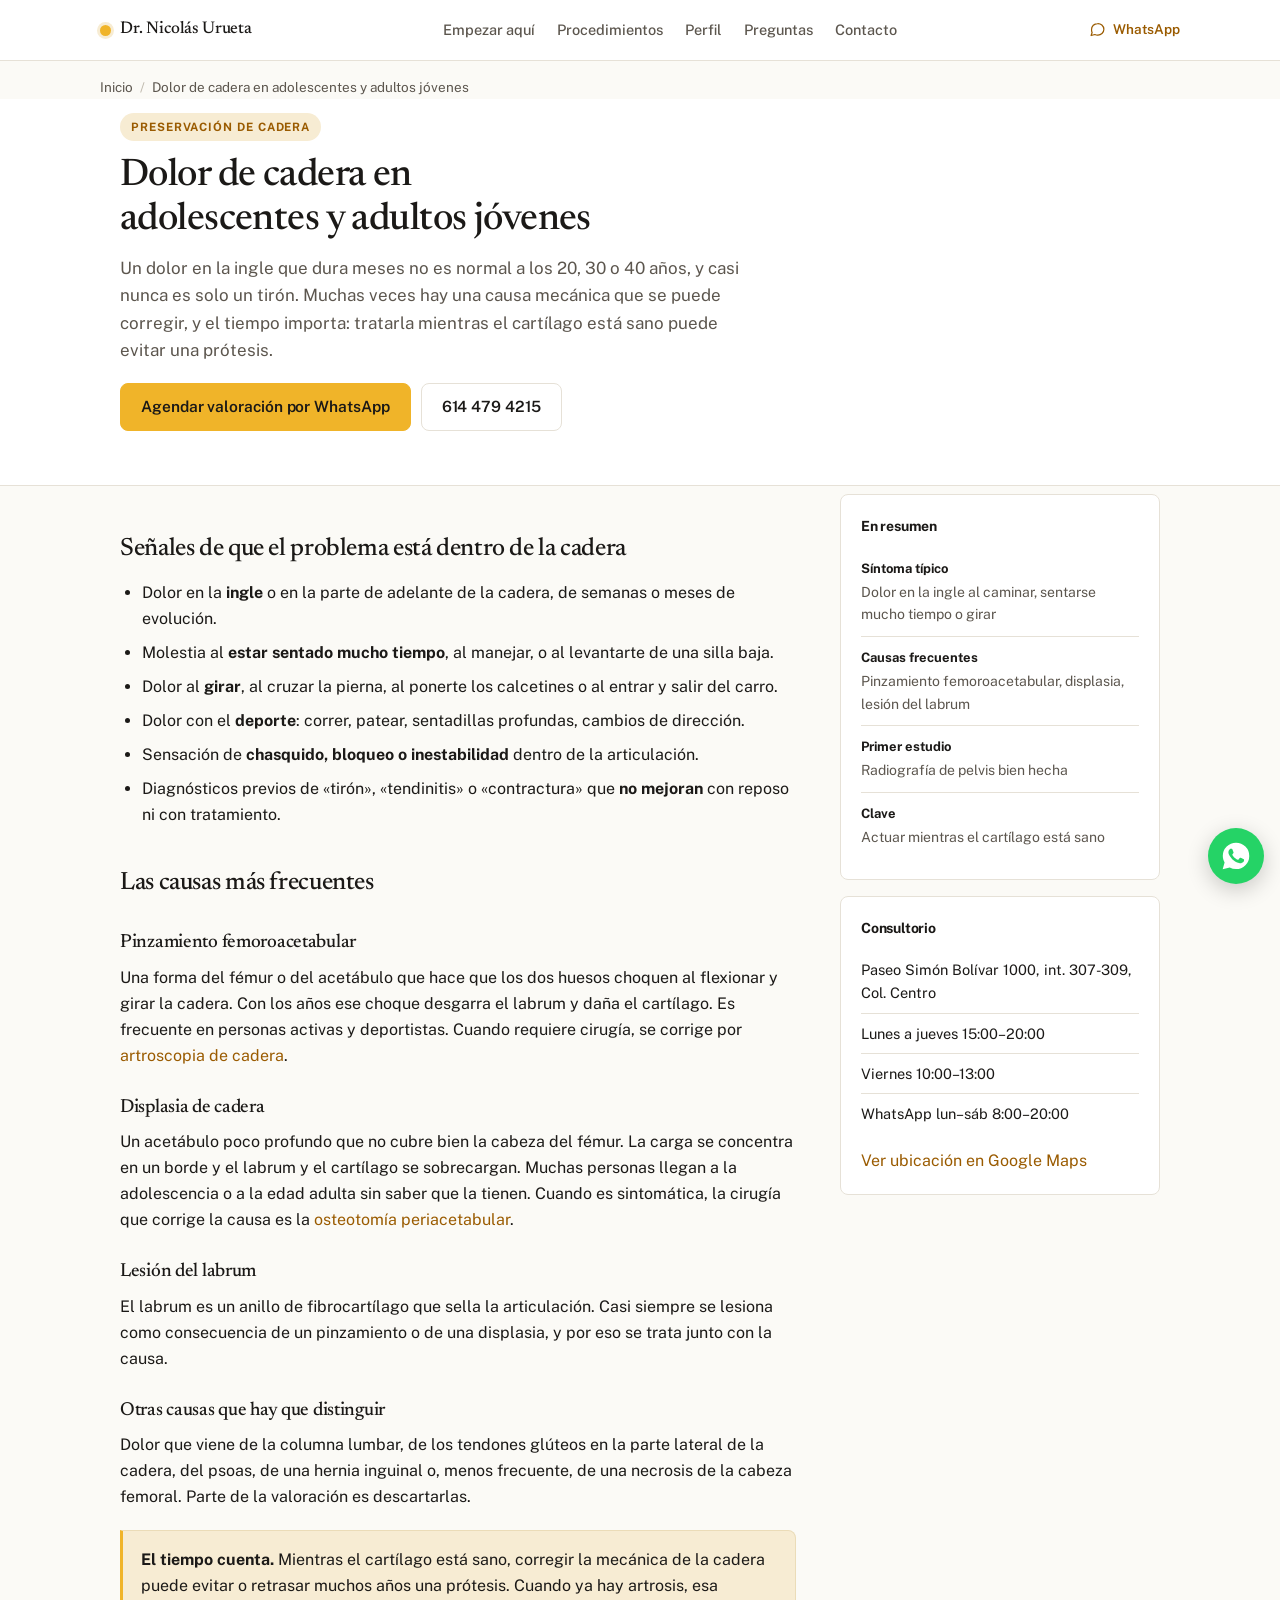
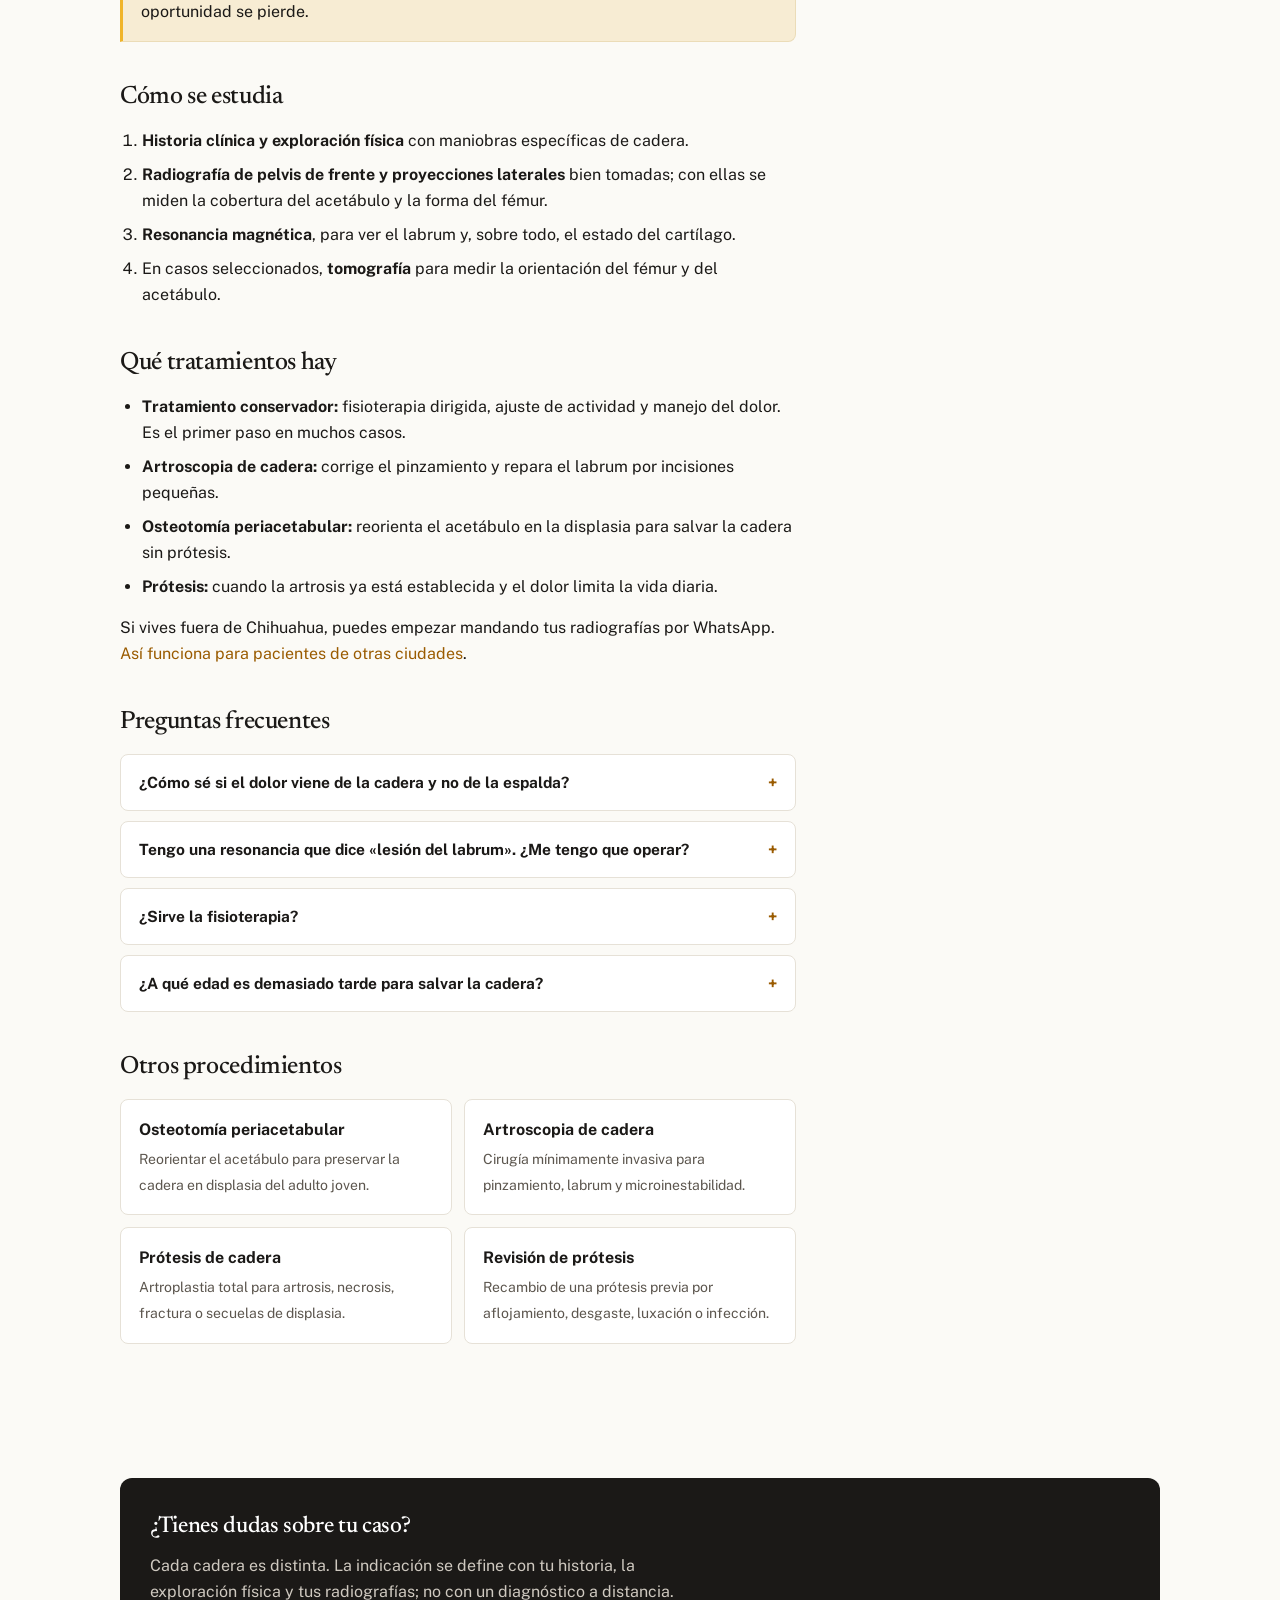
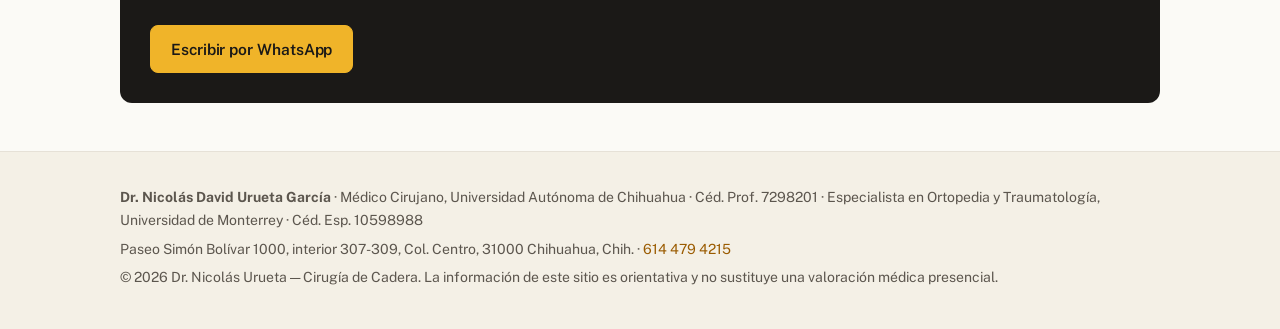
<file: dolor-de-cadera-en-jovenes.html>
<!doctype html>
<html lang="es-MX">
<head>
  <meta charset="utf-8">
  <meta name="viewport" content="width=device-width, initial-scale=1">
  <meta name="google-site-verification" content="ORVi8z3fPBfjzz4dWHsPCKyTEjBym1CVmNgonIQuiCM">
  <!-- Google tag (gtag.js) -->
  <script async src="https://www.googletagmanager.com/gtag/js?id=G-1K8H9Z2335"></script>
  <script>
    window.dataLayer = window.dataLayer || [];
    function gtag(){dataLayer.push(arguments);}
    gtag('js', new Date());
    gtag('config', 'G-1K8H9Z2335');
  </script>
  <title>Dolor de cadera en jóvenes: dolor en la ingle, pinzamiento y displasia | Dr. Nicolás Urueta</title>
  <meta name="description" content="¿Te duele la ingle al caminar, al estar sentado o al hacer deporte y tienes menos de 50 años? Pinzamiento femoroacetabular, displasia y lesión del labrum: cómo se diagnostican y cuándo se puede salvar la cadera. Chihuahua.">
  <link rel="canonical" href="https://www.druruetacirugiacadera.com.mx/dolor-de-cadera-en-jovenes">
  <link rel="icon" href="/favicon.svg" type="image/svg+xml">
  <link rel="apple-touch-icon" href="/apple-touch-icon.png">
  <meta name="theme-color" content="#F0B429">
  <meta name="robots" content="index,follow,max-image-preview:large">
  <meta name="geo.region" content="MX-CHH">
  <meta name="geo.placename" content="Chihuahua">

  <meta property="og:type" content="article">
  <meta property="og:locale" content="es_MX">
  <meta property="og:site_name" content="Dr. Nicolás Urueta · Cirugía de Cadera">
  <meta property="og:title" content="Dolor de cadera en jóvenes: dolor en la ingle, pinzamiento y displasia | Dr. Nicolás Urueta">
  <meta property="og:description" content="¿Te duele la ingle al caminar, al estar sentado o al hacer deporte y tienes menos de 50 años? Pinzamiento femoroacetabular, displasia y lesión del labrum: cómo se diagnostican y cuándo se puede salvar la cadera. Chihuahua.">
  <meta property="og:url" content="https://www.druruetacirugiacadera.com.mx/dolor-de-cadera-en-jovenes">
  <meta property="og:image" content="https://www.druruetacirugiacadera.com.mx/og.jpg">
  <meta property="og:image:width" content="1200">
  <meta property="og:image:height" content="630">
  <meta name="twitter:card" content="summary_large_image">
  <meta name="twitter:title" content="Dolor de cadera en jóvenes: dolor en la ingle, pinzamiento y displasia | Dr. Nicolás Urueta">
  <meta name="twitter:description" content="¿Te duele la ingle al caminar, al estar sentado o al hacer deporte y tienes menos de 50 años? Pinzamiento femoroacetabular, displasia y lesión del labrum: cómo se diagnostican y cuándo se puede salvar la cadera. Chihuahua.">
  <meta name="twitter:image" content="https://www.druruetacirugiacadera.com.mx/og.jpg">

  <link rel="preconnect" href="https://fonts.googleapis.com" crossorigin>
  <link href="https://fonts.googleapis.com/css2?family=Newsreader:opsz,wght@6..72,400;6..72,500&family=Public+Sans:wght@400;500;600;700&display=swap" rel="stylesheet">
  <link rel="stylesheet" href="/estilos.css">

  <script type="application/ld+json">
{
  "@context": "https://schema.org",
  "@graph": [
    {
      "@type": "MedicalWebPage",
      "@id": "https://www.druruetacirugiacadera.com.mx/dolor-de-cadera-en-jovenes#page",
      "url": "https://www.druruetacirugiacadera.com.mx/dolor-de-cadera-en-jovenes",
      "name": "Dolor de cadera en jóvenes: dolor en la ingle, pinzamiento y displasia | Dr. Nicolás Urueta",
      "description": "¿Te duele la ingle al caminar, al estar sentado o al hacer deporte y tienes menos de 50 años? Pinzamiento femoroacetabular, displasia y lesión del labrum: cómo se diagnostican y cuándo se puede salvar la cadera. Chihuahua.",
      "inLanguage": "es-MX",
      "isPartOf": {
        "@type": "WebSite",
        "url": "https://www.druruetacirugiacadera.com.mx/"
      },
      "about": {
        "@id": "https://www.druruetacirugiacadera.com.mx/#physician"
      },
      "author": {
        "@id": "https://www.druruetacirugiacadera.com.mx/#physician"
      }
    },
    {
      "@type": "BreadcrumbList",
      "itemListElement": [
        {
          "@type": "ListItem",
          "position": 1,
          "name": "Inicio",
          "item": "https://www.druruetacirugiacadera.com.mx/"
        },
        {
          "@type": "ListItem",
          "position": 2,
          "name": "Dolor de cadera en adolescentes y adultos jóvenes",
          "item": "https://www.druruetacirugiacadera.com.mx/dolor-de-cadera-en-jovenes"
        }
      ]
    },
    {
      "@type": "FAQPage",
      "mainEntity": [
        {
          "@type": "Question",
          "name": "¿Cómo sé si el dolor viene de la cadera y no de la espalda?",
          "acceptedAnswer": {
            "@type": "Answer",
            "text": "El dolor que nace dentro de la cadera suele sentirse en la ingle o en la parte de adelante del muslo, a veces en forma de «C» abrazando la cadera. El que viene de la columna lumbar suele ir por la nalga y bajar por detrás del muslo, muchas veces con hormigueo. No siempre es tan claro, y a veces conviven los dos. La exploración física dirigida es lo que separa uno de otro, y por eso no se debe decidir nada solo con una resonancia."
          }
        },
        {
          "@type": "Question",
          "name": "Tengo una resonancia que dice «lesión del labrum». ¿Me tengo que operar?",
          "acceptedAnswer": {
            "@type": "Answer",
            "text": "No necesariamente. Muchas personas sin dolor tienen cambios en el labrum en la resonancia. Lo que importa es si esa lesión explica tus síntomas y, sobre todo, por qué se lesionó: casi siempre hay una forma de la cadera —pinzamiento o displasia— que la está sobrecargando. Reparar el labrum sin corregir la causa suele dar un resultado pobre. Por eso la pregunta correcta no es solo qué está roto, sino por qué se rompió."
          }
        },
        {
          "@type": "Question",
          "name": "¿Sirve la fisioterapia?",
          "acceptedAnswer": {
            "@type": "Answer",
            "text": "Sí, en muchos casos es el primer paso: fortalecer la musculatura de la cadera y el tronco, y ajustar la actividad, puede controlar los síntomas. Si después de un tratamiento bien hecho el dolor persiste y hay una causa mecánica clara, entonces se habla de cirugía. Lo que no conviene es pasar años de tratamiento en tratamiento sin una radiografía adecuada, porque mientras tanto el cartílago se puede estar dañando."
          }
        },
        {
          "@type": "Question",
          "name": "¿A qué edad es demasiado tarde para salvar la cadera?",
          "acceptedAnswer": {
            "@type": "Answer",
            "text": "No hay una edad fija; lo que decide es el estado del cartílago. Con cartílago conservado, la artroscopia o la osteotomía periacetabular pueden preservar la articulación. Cuando la artrosis ya está establecida, la opción que realmente quita el dolor suele ser la prótesis. Por eso insistimos en valorar pronto un dolor de ingle que no se quita: la ventana para preservar se cierra con el tiempo."
          }
        }
      ]
    }
  ]
}
  </script>
</head>
<body>

  <header class="nav">
    <div class="wrap nav-inner">
      <a class="brand" href="/">
        <span class="dot"></span>
        <span class="brandname">Dr. Nicolás Urueta</span>
      </a>
      <nav aria-label="Principal">
        <ul>
          <li><a href="/#motivos">Empezar aquí</a></li>
          <li><a href="/#procedimientos">Procedimientos</a></li>
          <li><a href="/dr-nicolas-urueta">Perfil</a></li>
          <li><a href="/preguntas-frecuentes">Preguntas</a></li>
          <li><a href="/#contacto">Contacto</a></li>
        </ul>
      </nav>
      <a class="nav-cta" href="https://wa.me/526142157019?text=Hola%2C%20me%20gustar%C3%ADa%20agendar%20una%20cita"><svg viewBox="0 0 24 24" fill="none" stroke="currentColor" stroke-width="1.7" stroke-linecap="round" stroke-linejoin="round" aria-hidden="true"><path d="M21 11.5a8.4 8.4 0 0 1-9 8.4 9 9 0 0 1-3.7-.8L3 20.5l1.4-4.2A8.3 8.3 0 0 1 3.6 12a8.4 8.4 0 0 1 8.4-8.4 8.4 8.4 0 0 1 9 7.9Z"/></svg> WhatsApp</a>
    </div>
  </header>

  <div class="wrap crumb"><a href="/">Inicio</a><span>/</span>Dolor de cadera en adolescentes y adultos jóvenes</div>

  <section class="page-hero" style="border-top:none;padding-top:14px">
    <div class="wrap">
      <span class="chip">Preservación de cadera</span>
      <h1>Dolor de cadera en adolescentes y adultos jóvenes</h1>
      <p class="lead">Un dolor en la ingle que dura meses no es normal a los 20, 30 o 40 años, y casi nunca es solo un tirón. Muchas veces hay una causa mecánica que se puede corregir, y el tiempo importa: tratarla mientras el cartílago está sano puede evitar una prótesis.</p>
      <div class="cta-row">
        <a class="btn btn-primary" href="https://wa.me/526142157019?text=Hola%2C%20me%20gustar%C3%ADa%20agendar%20una%20cita">Agendar valoración por WhatsApp</a>
        <a class="btn btn-ghost" href="tel:+526144794215">614 479 4215</a>
      </div>
    </div>
  </section>

  <section style="border-top:none;padding-top:8px">
    <div class="wrap layout">
      <div class="prose">

  <h2>Señales de que el problema está dentro de la cadera</h2>
  <ul>
    <li>Dolor en la <strong>ingle</strong> o en la parte de adelante de la cadera, de semanas o meses de evolución.</li>
    <li>Molestia al <strong>estar sentado mucho tiempo</strong>, al manejar, o al levantarte de una silla baja.</li>
    <li>Dolor al <strong>girar</strong>, al cruzar la pierna, al ponerte los calcetines o al entrar y salir del carro.</li>
    <li>Dolor con el <strong>deporte</strong>: correr, patear, sentadillas profundas, cambios de dirección.</li>
    <li>Sensación de <strong>chasquido, bloqueo o inestabilidad</strong> dentro de la articulación.</li>
    <li>Diagnósticos previos de «tirón», «tendinitis» o «contractura» que <strong>no mejoran</strong> con reposo ni con tratamiento.</li>
  </ul>

  <h2>Las causas más frecuentes</h2>
  <h3>Pinzamiento femoroacetabular</h3>
  <p>Una forma del fémur o del acetábulo que hace que los dos huesos choquen al flexionar y girar la cadera. Con los años ese choque desgarra el labrum y daña el cartílago. Es frecuente en personas activas y deportistas. Cuando requiere cirugía, se corrige por <a href="/artroscopia-de-cadera">artroscopia de cadera</a>.</p>
  <h3>Displasia de cadera</h3>
  <p>Un acetábulo poco profundo que no cubre bien la cabeza del fémur. La carga se concentra en un borde y el labrum y el cartílago se sobrecargan. Muchas personas llegan a la adolescencia o a la edad adulta sin saber que la tienen. Cuando es sintomática, la cirugía que corrige la causa es la <a href="/osteotomia-periacetabular">osteotomía periacetabular</a>.</p>
  <h3>Lesión del labrum</h3>
  <p>El labrum es un anillo de fibrocartílago que sella la articulación. Casi siempre se lesiona como consecuencia de un pinzamiento o de una displasia, y por eso se trata junto con la causa.</p>
  <h3>Otras causas que hay que distinguir</h3>
  <p>Dolor que viene de la columna lumbar, de los tendones glúteos en la parte lateral de la cadera, del psoas, de una hernia inguinal o, menos frecuente, de una necrosis de la cabeza femoral. Parte de la valoración es descartarlas.</p>

  <div class="callout">
    <p><strong>El tiempo cuenta.</strong> Mientras el cartílago está sano, corregir la mecánica de la cadera puede evitar o retrasar muchos años una prótesis. Cuando ya hay artrosis, esa oportunidad se pierde.</p>
  </div>

  <h2>Cómo se estudia</h2>
  <ol>
    <li><strong>Historia clínica y exploración física</strong> con maniobras específicas de cadera.</li>
    <li><strong>Radiografía de pelvis de frente y proyecciones laterales</strong> bien tomadas; con ellas se miden la cobertura del acetábulo y la forma del fémur.</li>
    <li><strong>Resonancia magnética</strong>, para ver el labrum y, sobre todo, el estado del cartílago.</li>
    <li>En casos seleccionados, <strong>tomografía</strong> para medir la orientación del fémur y del acetábulo.</li>
  </ol>

  <h2>Qué tratamientos hay</h2>
  <ul>
    <li><strong>Tratamiento conservador:</strong> fisioterapia dirigida, ajuste de actividad y manejo del dolor. Es el primer paso en muchos casos.</li>
    <li><strong>Artroscopia de cadera:</strong> corrige el pinzamiento y repara el labrum por incisiones pequeñas.</li>
    <li><strong>Osteotomía periacetabular:</strong> reorienta el acetábulo en la displasia para salvar la cadera sin prótesis.</li>
    <li><strong>Prótesis:</strong> cuando la artrosis ya está establecida y el dolor limita la vida diaria.</li>
  </ul>
  <p>Si vives fuera de Chihuahua, puedes empezar mandando tus radiografías por WhatsApp. <a href="/ciudad-juarez-y-foraneos">Así funciona para pacientes de otras ciudades</a>.</p>

  <h2>Preguntas frecuentes</h2>
  <details class="faq"><summary>¿Cómo sé si el dolor viene de la cadera y no de la espalda?</summary><div class="body"><p>El dolor que nace dentro de la cadera suele sentirse en la ingle o en la parte de adelante del muslo, a veces en forma de «C» abrazando la cadera. El que viene de la columna lumbar suele ir por la nalga y bajar por detrás del muslo, muchas veces con hormigueo.</p><p>No siempre es tan claro, y a veces conviven los dos. La exploración física dirigida es lo que separa uno de otro, y por eso no se debe decidir nada solo con una resonancia.</p></div></details>
  <details class="faq"><summary>Tengo una resonancia que dice «lesión del labrum». ¿Me tengo que operar?</summary><div class="body"><p>No necesariamente. Muchas personas sin dolor tienen cambios en el labrum en la resonancia. Lo que importa es si esa lesión explica tus síntomas y, sobre todo, por qué se lesionó: casi siempre hay una forma de la cadera —pinzamiento o displasia— que la está sobrecargando.</p><p>Reparar el labrum sin corregir la causa suele dar un resultado pobre. Por eso la pregunta correcta no es solo qué está roto, sino por qué se rompió.</p></div></details>
  <details class="faq"><summary>¿Sirve la fisioterapia?</summary><div class="body"><p>Sí, en muchos casos es el primer paso: fortalecer la musculatura de la cadera y el tronco, y ajustar la actividad, puede controlar los síntomas. Si después de un tratamiento bien hecho el dolor persiste y hay una causa mecánica clara, entonces se habla de cirugía.</p><p>Lo que no conviene es pasar años de tratamiento en tratamiento sin una radiografía adecuada, porque mientras tanto el cartílago se puede estar dañando.</p></div></details>
  <details class="faq"><summary>¿A qué edad es demasiado tarde para salvar la cadera?</summary><div class="body"><p>No hay una edad fija; lo que decide es el estado del cartílago. Con cartílago conservado, la artroscopia o la osteotomía periacetabular pueden preservar la articulación. Cuando la artrosis ya está establecida, la opción que realmente quita el dolor suele ser la prótesis.</p><p>Por eso insistimos en valorar pronto un dolor de ingle que no se quita: la ventana para preservar se cierra con el tiempo.</p></div></details>
  <h2>Otros procedimientos</h2>
  <div class="related"><a href="/osteotomia-periacetabular"><b>Osteotomía periacetabular</b><span>Reorientar el acetábulo para preservar la cadera en displasia del adulto joven.</span></a><a href="/artroscopia-de-cadera"><b>Artroscopia de cadera</b><span>Cirugía mínimamente invasiva para pinzamiento, labrum y microinestabilidad.</span></a><a href="/protesis-de-cadera"><b>Prótesis de cadera</b><span>Artroplastia total para artrosis, necrosis, fractura o secuelas de displasia.</span></a><a href="/revision-de-protesis"><b>Revisión de prótesis</b><span>Recambio de una prótesis previa por aflojamiento, desgaste, luxación o infección.</span></a></div>
      </div>
      <div class="aside">
        <div class="card"><h4>En resumen</h4><div class="keyval" style="margin:0;border:none"><div><b>Síntoma típico</b><span>Dolor en la ingle al caminar, sentarse mucho tiempo o girar</span></div><div><b>Causas frecuentes</b><span>Pinzamiento femoroacetabular, displasia, lesión del labrum</span></div><div><b>Primer estudio</b><span>Radiografía de pelvis bien hecha</span></div><div><b>Clave</b><span>Actuar mientras el cartílago está sano</span></div></div></div>
        <div class="card">
          <h4>Consultorio</h4>
          <ul>
            <li>Paseo Simón Bolívar 1000, int. 307-309, Col. Centro</li>
            <li>Lunes a jueves 15:00–20:00</li>
            <li>Viernes 10:00–13:00</li>
            <li>WhatsApp lun–sáb 8:00–20:00</li>
          </ul>
          <p style="margin:14px 0 0"><a href="https://www.google.com/maps/place/Dr.+Nicolas+Urueta%2FCirugia+de+Cadera/@28.6292229,-106.0764218,16z/data=!3m1!4b1!4m6!3m5!1s0x86ea5dfb6e43054b:0x865b34112a9fd4a!8m2!3d28.6292229!4d-106.0738469!16s%2Fg%2F11rzkf9728">Ver ubicación en Google Maps</a></p>
        </div>
      </div>
    </div>
  </section>

  <section style="border-top:none">
    <div class="wrap">
      <div class="cta-band">
        <h2>¿Tienes dudas sobre tu caso?</h2>
        <p>Cada cadera es distinta. La indicación se define con tu historia, la exploración física y tus radiografías; no con un diagnóstico a distancia.</p>
        <a class="btn btn-primary" href="https://wa.me/526142157019?text=Hola%2C%20me%20gustar%C3%ADa%20agendar%20una%20cita">Escribir por WhatsApp</a>
      </div>
    </div>
  </section>

  <footer>
    <div class="wrap">
      <p class="muted" style="margin:0 0 6px"><strong>Dr. Nicolás David Urueta García</strong> · Médico Cirujano, Universidad Autónoma de Chihuahua · Céd. Prof. 7298201 · Especialista en Ortopedia y Traumatología, Universidad de Monterrey · Céd. Esp. 10598988</p>
      <p class="muted" style="margin:0 0 6px">Paseo Simón Bolívar 1000, interior 307-309, Col. Centro, 31000 Chihuahua, Chih. · <a href="tel:+526144794215">614 479 4215</a></p>
      <p class="muted" style="margin:0">© <span id="y"></span> Dr. Nicolás Urueta — Cirugía de Cadera. La información de este sitio es orientativa y no sustituye una valoración médica presencial.</p>
    </div>
  </footer>
  <a class="whatsapp-float" href="https://wa.me/526142157019?text=Hola%2C%20me%20gustar%C3%ADa%20agendar%20una%20cita" aria-label="Escribir por WhatsApp">
    <svg viewBox="0 0 24 24" fill="#fff" aria-hidden="true"><path d="M12.04 2A9.9 9.9 0 0 0 2.1 11.9c0 1.75.46 3.46 1.34 4.96L2 22l5.28-1.38a9.9 9.9 0 0 0 4.76 1.21h.01a9.9 9.9 0 0 0 9.9-9.9A9.9 9.9 0 0 0 12.04 2Zm5.8 14.03c-.24.68-1.4 1.3-1.93 1.35-.53.05-1.03.24-3.48-.72-2.95-1.16-4.8-4.2-4.95-4.4-.14-.2-1.17-1.56-1.17-2.98 0-1.42.74-2.12 1-2.41.26-.29.57-.36.76-.36l.55.01c.17 0 .41-.07.64.49.24.58.8 1.98.87 2.12.07.15.12.32.02.51-.1.2-.15.32-.29.5-.15.17-.31.38-.44.51-.15.14-.3.3-.13.6.17.29.76 1.26 1.63 2.04 1.12 1 2.06 1.31 2.35 1.46.29.14.46.12.63-.07.17-.2.73-.85.93-1.14.19-.29.39-.24.65-.15.27.1 1.7.8 1.99.95.29.14.48.22.55.34.07.13.07.75-.17 1.43Z"/></svg>
  </a>
  <script>document.getElementById('y').textContent=new Date().getFullYear();</script>
</body>
</html>
</file>
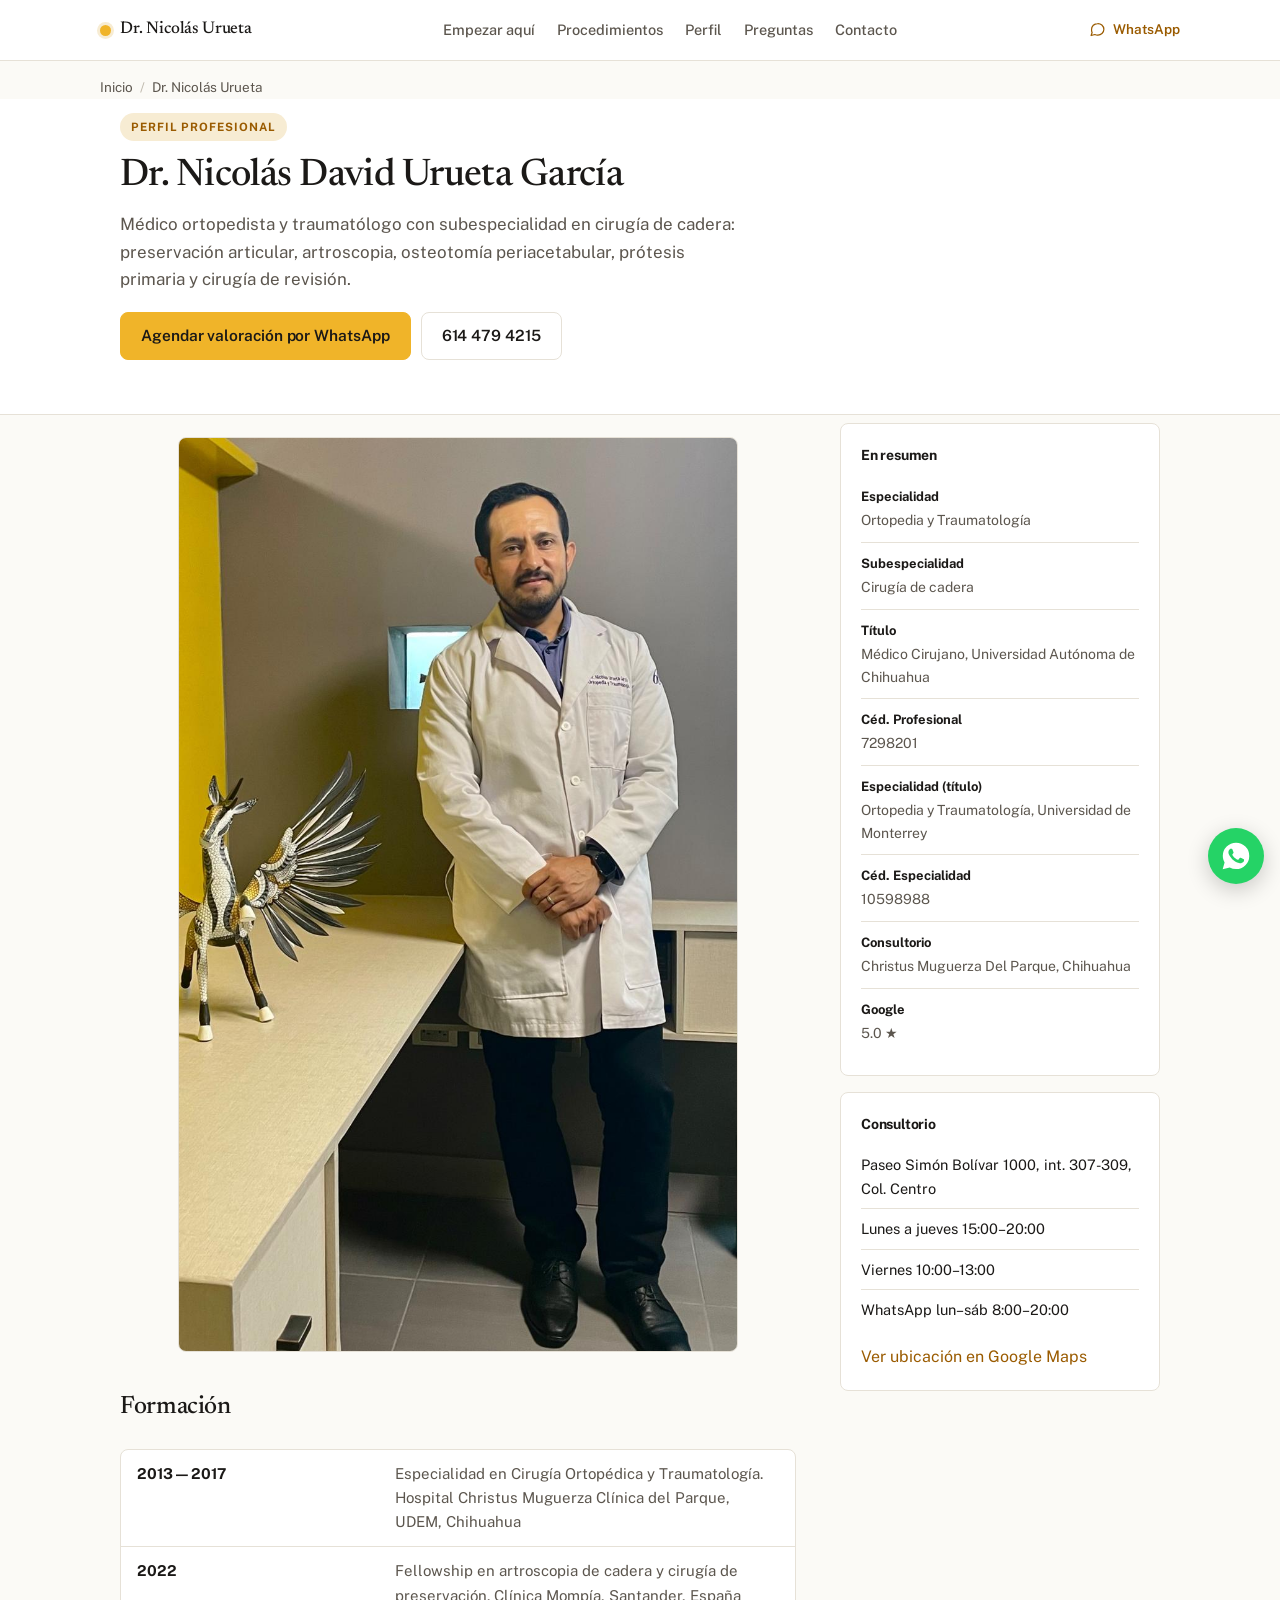
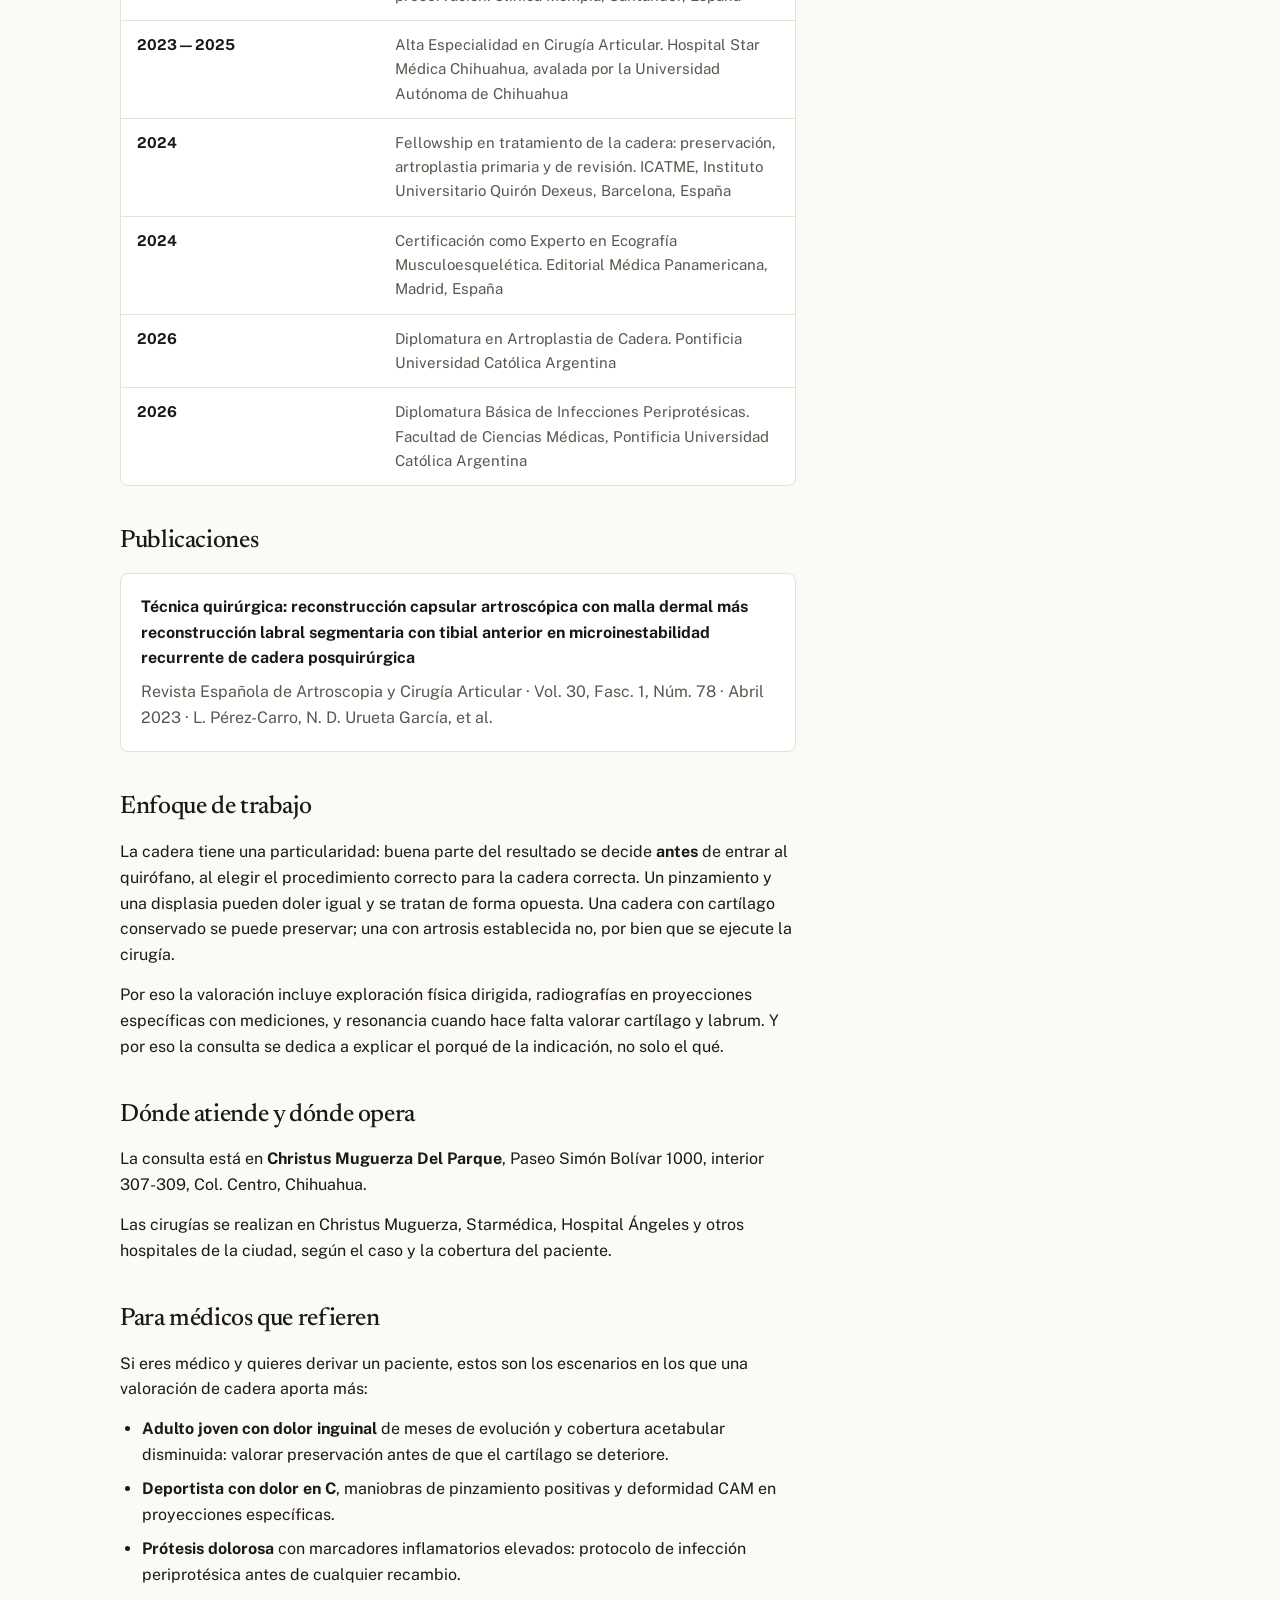
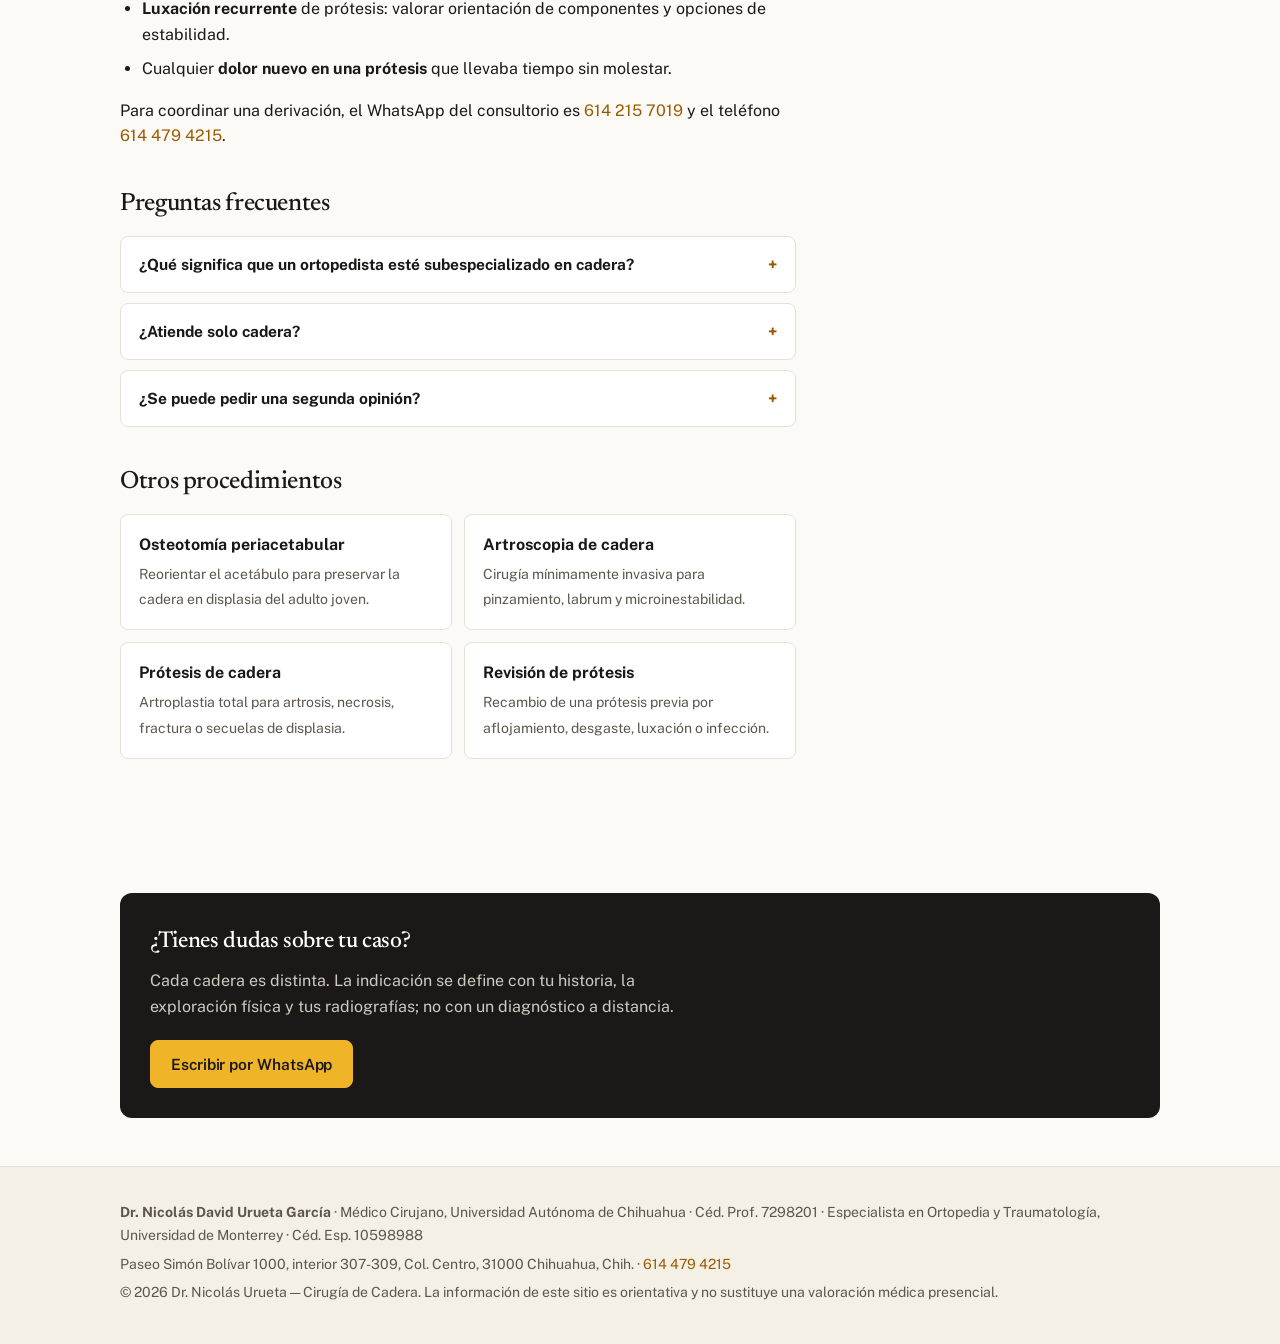
<file: dr-nicolas-urueta.html>
<!doctype html>
<html lang="es-MX">
<head>
  <meta charset="utf-8">
  <meta name="viewport" content="width=device-width, initial-scale=1">
  <meta name="google-site-verification" content="ORVi8z3fPBfjzz4dWHsPCKyTEjBym1CVmNgonIQuiCM">
  <!-- Google tag (gtag.js) -->
  <script async src="https://www.googletagmanager.com/gtag/js?id=G-1K8H9Z2335"></script>
  <script>
    window.dataLayer = window.dataLayer || [];
    function gtag(){dataLayer.push(arguments);}
    gtag('js', new Date());
    gtag('config', 'G-1K8H9Z2335');
  </script>
  <title>Dr. Nicolás Urueta, cirujano de cadera en Chihuahua | Formación</title>
  <meta name="description" content="Dr. Nicolás David Urueta García, ortopedista y traumatólogo subespecializado en cirugía de cadera. Fellowship en Clínica Mompía e ICATME Quirón Dexeus. Chihuahua.">
  <link rel="canonical" href="https://www.druruetacirugiacadera.com.mx/dr-nicolas-urueta">
  <link rel="icon" href="/favicon.svg" type="image/svg+xml">
  <link rel="apple-touch-icon" href="/apple-touch-icon.png">
  <meta name="theme-color" content="#F0B429">
  <meta name="robots" content="index,follow,max-image-preview:large">
  <meta name="geo.region" content="MX-CHH">
  <meta name="geo.placename" content="Chihuahua">

  <meta property="og:type" content="article">
  <meta property="og:locale" content="es_MX">
  <meta property="og:site_name" content="Dr. Nicolás Urueta · Cirugía de Cadera">
  <meta property="og:title" content="Dr. Nicolás Urueta, cirujano de cadera en Chihuahua | Formación">
  <meta property="og:description" content="Dr. Nicolás David Urueta García, ortopedista y traumatólogo subespecializado en cirugía de cadera. Fellowship en Clínica Mompía e ICATME Quirón Dexeus. Chihuahua.">
  <meta property="og:url" content="https://www.druruetacirugiacadera.com.mx/dr-nicolas-urueta">
  <meta property="og:image" content="https://www.druruetacirugiacadera.com.mx/og.jpg">
  <meta property="og:image:width" content="1200">
  <meta property="og:image:height" content="630">
  <meta name="twitter:card" content="summary_large_image">
  <meta name="twitter:title" content="Dr. Nicolás Urueta, cirujano de cadera en Chihuahua | Formación">
  <meta name="twitter:description" content="Dr. Nicolás David Urueta García, ortopedista y traumatólogo subespecializado en cirugía de cadera. Fellowship en Clínica Mompía e ICATME Quirón Dexeus. Chihuahua.">
  <meta name="twitter:image" content="https://www.druruetacirugiacadera.com.mx/og.jpg">

  <link rel="preconnect" href="https://fonts.googleapis.com" crossorigin>
  <link href="https://fonts.googleapis.com/css2?family=Newsreader:opsz,wght@6..72,400;6..72,500&family=Public+Sans:wght@400;500;600;700&display=swap" rel="stylesheet">
  <link rel="stylesheet" href="/estilos.css">

  <script type="application/ld+json">
{
  "@context": "https://schema.org",
  "@graph": [
    {
      "@type": "MedicalWebPage",
      "@id": "https://www.druruetacirugiacadera.com.mx/dr-nicolas-urueta#page",
      "url": "https://www.druruetacirugiacadera.com.mx/dr-nicolas-urueta",
      "name": "Dr. Nicolás Urueta, cirujano de cadera en Chihuahua | Formación",
      "description": "Dr. Nicolás David Urueta García, ortopedista y traumatólogo subespecializado en cirugía de cadera. Fellowship en Clínica Mompía e ICATME Quirón Dexeus. Chihuahua.",
      "inLanguage": "es-MX",
      "isPartOf": {
        "@type": "WebSite",
        "url": "https://www.druruetacirugiacadera.com.mx/"
      },
      "about": {
        "@id": "https://www.druruetacirugiacadera.com.mx/#physician"
      },
      "author": {
        "@id": "https://www.druruetacirugiacadera.com.mx/#physician"
      }
    },
    {
      "@type": "BreadcrumbList",
      "itemListElement": [
        {
          "@type": "ListItem",
          "position": 1,
          "name": "Inicio",
          "item": "https://www.druruetacirugiacadera.com.mx/"
        },
        {
          "@type": "ListItem",
          "position": 2,
          "name": "Dr. Nicolás Urueta",
          "item": "https://www.druruetacirugiacadera.com.mx/dr-nicolas-urueta"
        }
      ]
    },
    {
      "@type": "FAQPage",
      "mainEntity": [
        {
          "@type": "Question",
          "name": "¿Qué significa que un ortopedista esté subespecializado en cadera?",
          "acceptedAnswer": {
            "@type": "Answer",
            "text": "Que después de la especialidad en Ortopedia y Traumatología dedicó formación adicional específicamente a esa articulación. En la práctica se traduce en volumen y en familiaridad con procedimientos que un ortopedista general realiza de forma ocasional, como la artroscopia de cadera o la osteotomía periacetabular. También se traduce en la parte de la decisión que no se ve: distinguir un pinzamiento de una displasia, o saber cuándo una cadera todavía se puede preservar y cuándo ya conviene reemplazarla."
          }
        },
        {
          "@type": "Question",
          "name": "¿Atiende solo cadera?",
          "acceptedAnswer": {
            "@type": "Answer",
            "text": "La subespecialidad y el enfoque principal son cadera. También se atiende patología de rodilla y traumatología general, y cuando un caso corresponde a otra subespecialidad se deriva al colega adecuado. Preferimos decirlo con claridad: para lo que hay más experiencia acumulada es cadera."
          }
        },
        {
          "@type": "Question",
          "name": "¿Se puede pedir una segunda opinión?",
          "acceptedAnswer": {
            "@type": "Answer",
            "text": "Sí, y en cirugía de cadera es razonable pedirla, sobre todo antes de una prótesis o de una cirugía de preservación. Si vienes con un diagnóstico y una propuesta de otro médico, se revisan tus estudios y se te da una opinión honesta, incluso si coincide con la anterior. Trae contigo tus radiografías y resonancia, no solo el informe. La imagen dice cosas que el reporte no siempre recoge."
          }
        }
      ]
    }
  ]
}
  </script>
</head>
<body>

  <header class="nav">
    <div class="wrap nav-inner">
      <a class="brand" href="/">
        <span class="dot"></span>
        <span class="brandname">Dr. Nicolás Urueta</span>
      </a>
      <nav aria-label="Principal">
        <ul>
          <li><a href="/#motivos">Empezar aquí</a></li>
          <li><a href="/#procedimientos">Procedimientos</a></li>
          <li><a href="/dr-nicolas-urueta">Perfil</a></li>
          <li><a href="/preguntas-frecuentes">Preguntas</a></li>
          <li><a href="/#contacto">Contacto</a></li>
        </ul>
      </nav>
      <a class="nav-cta" href="https://wa.me/526142157019?text=Hola%2C%20me%20gustar%C3%ADa%20agendar%20una%20cita"><svg viewBox="0 0 24 24" fill="none" stroke="currentColor" stroke-width="1.7" stroke-linecap="round" stroke-linejoin="round" aria-hidden="true"><path d="M21 11.5a8.4 8.4 0 0 1-9 8.4 9 9 0 0 1-3.7-.8L3 20.5l1.4-4.2A8.3 8.3 0 0 1 3.6 12a8.4 8.4 0 0 1 8.4-8.4 8.4 8.4 0 0 1 9 7.9Z"/></svg> WhatsApp</a>
    </div>
  </header>

  <div class="wrap crumb"><a href="/">Inicio</a><span>/</span>Dr. Nicolás Urueta</div>

  <section class="page-hero" style="border-top:none;padding-top:14px">
    <div class="wrap">
      <span class="chip">Perfil profesional</span>
      <h1>Dr. Nicolás David Urueta García</h1>
      <p class="lead">Médico ortopedista y traumatólogo con subespecialidad en cirugía de cadera: preservación articular, artroscopia, osteotomía periacetabular, prótesis primaria y cirugía de revisión.</p>
      <div class="cta-row">
        <a class="btn btn-primary" href="https://wa.me/526142157019?text=Hola%2C%20me%20gustar%C3%ADa%20agendar%20una%20cita">Agendar valoración por WhatsApp</a>
        <a class="btn btn-ghost" href="tel:+526144794215">614 479 4215</a>
      </div>
    </div>
  </section>

  <section style="border-top:none;padding-top:8px">
    <div class="wrap layout">
      <div class="prose">
  <img class="procedure-image" src="/1.jpg" alt="Dr. Nicolás Urueta, cirujano ortopedista de cadera en Chihuahua" loading="lazy" width="900" height="1473">

  <h2>Formación</h2>
  <div class="keyval">
    <div><b>2013 — 2017</b><span>Especialidad en Cirugía Ortopédica y Traumatología. Hospital Christus Muguerza Clínica del Parque, UDEM, Chihuahua</span></div>
    <div><b>2022</b><span>Fellowship en artroscopia de cadera y cirugía de preservación. Clínica Mompía, Santander, España</span></div>
    <div><b>2023 — 2025</b><span>Alta Especialidad en Cirugía Articular. Hospital Star Médica Chihuahua, avalada por la Universidad Autónoma de Chihuahua</span></div>
    <div><b>2024</b><span>Fellowship en tratamiento de la cadera: preservación, artroplastia primaria y de revisión. ICATME, Instituto Universitario Quirón Dexeus, Barcelona, España</span></div>
    <div><b>2024</b><span>Certificación como Experto en Ecografía Musculoesquelética. Editorial Médica Panamericana, Madrid, España</span></div>
    <div><b>2026</b><span>Diplomatura en Artroplastia de Cadera. Pontificia Universidad Católica Argentina</span></div>
    <div><b>2026</b><span>Diplomatura Básica de Infecciones Periprotésicas. Facultad de Ciencias Médicas, Pontificia Universidad Católica Argentina</span></div>
  </div>

  <h2>Publicaciones</h2>
  <div class="card">
    <p style="margin:0 0 8px"><strong>Técnica quirúrgica: reconstrucción capsular artroscópica con malla dermal más reconstrucción labral segmentaria con tibial anterior en microinestabilidad recurrente de cadera posquirúrgica</strong></p>
    <p class="muted" style="margin:0">Revista Española de Artroscopia y Cirugía Articular · Vol. 30, Fasc. 1, Núm. 78 · Abril 2023 · L. Pérez-Carro, N. D. Urueta García, et al.</p>
  </div>

  <h2>Enfoque de trabajo</h2>
  <p>La cadera tiene una particularidad: buena parte del resultado se decide <strong>antes</strong> de entrar al quirófano, al elegir el procedimiento correcto para la cadera correcta. Un pinzamiento y una displasia pueden doler igual y se tratan de forma opuesta. Una cadera con cartílago conservado se puede preservar; una con artrosis establecida no, por bien que se ejecute la cirugía.</p>
  <p>Por eso la valoración incluye exploración física dirigida, radiografías en proyecciones específicas con mediciones, y resonancia cuando hace falta valorar cartílago y labrum. Y por eso la consulta se dedica a explicar el porqué de la indicación, no solo el qué.</p>

  <h2>Dónde atiende y dónde opera</h2>
  <p>La consulta está en <strong>Christus Muguerza Del Parque</strong>, Paseo Simón Bolívar 1000, interior 307-309, Col. Centro, Chihuahua.</p>
  <p>Las cirugías se realizan en Christus Muguerza, Starmédica, Hospital Ángeles y otros hospitales de la ciudad, según el caso y la cobertura del paciente.</p>

  <h2>Para médicos que refieren</h2>
  <p>Si eres médico y quieres derivar un paciente, estos son los escenarios en los que una valoración de cadera aporta más:</p>
  <ul>
    <li><strong>Adulto joven con dolor inguinal</strong> de meses de evolución y cobertura acetabular disminuida: valorar preservación antes de que el cartílago se deteriore.</li>
    <li><strong>Deportista con dolor en C</strong>, maniobras de pinzamiento positivas y deformidad CAM en proyecciones específicas.</li>
    <li><strong>Prótesis dolorosa</strong> con marcadores inflamatorios elevados: protocolo de infección periprotésica antes de cualquier recambio.</li>
    <li><strong>Luxación recurrente</strong> de prótesis: valorar orientación de componentes y opciones de estabilidad.</li>
    <li>Cualquier <strong>dolor nuevo en una prótesis</strong> que llevaba tiempo sin molestar.</li>
  </ul>
  <p>Para coordinar una derivación, el WhatsApp del consultorio es <a href="https://wa.me/526142157019">614 215 7019</a> y el teléfono <a href="tel:+526144794215">614 479 4215</a>.</p>
 
  <h2>Preguntas frecuentes</h2>
  <details class="faq"><summary>¿Qué significa que un ortopedista esté subespecializado en cadera?</summary><div class="body"><p>Que después de la especialidad en Ortopedia y Traumatología dedicó formación adicional específicamente a esa articulación. En la práctica se traduce en volumen y en familiaridad con procedimientos que un ortopedista general realiza de forma ocasional, como la artroscopia de cadera o la osteotomía periacetabular.</p><p>También se traduce en la parte de la decisión que no se ve: distinguir un pinzamiento de una displasia, o saber cuándo una cadera todavía se puede preservar y cuándo ya conviene reemplazarla.</p></div></details>
  <details class="faq"><summary>¿Atiende solo cadera?</summary><div class="body"><p>La subespecialidad y el enfoque principal son cadera. También se atiende patología de rodilla y traumatología general, y cuando un caso corresponde a otra subespecialidad se deriva al colega adecuado.</p><p>Preferimos decirlo con claridad: para lo que hay más experiencia acumulada es cadera.</p></div></details>
  <details class="faq"><summary>¿Se puede pedir una segunda opinión?</summary><div class="body"><p>Sí, y en cirugía de cadera es razonable pedirla, sobre todo antes de una prótesis o de una cirugía de preservación. Si vienes con un diagnóstico y una propuesta de otro médico, se revisan tus estudios y se te da una opinión honesta, incluso si coincide con la anterior.</p><p>Trae contigo tus radiografías y resonancia, no solo el informe. La imagen dice cosas que el reporte no siempre recoge.</p></div></details>
  <h2>Otros procedimientos</h2>
  <div class="related"><a href="/osteotomia-periacetabular"><b>Osteotomía periacetabular</b><span>Reorientar el acetábulo para preservar la cadera en displasia del adulto joven.</span></a><a href="/artroscopia-de-cadera"><b>Artroscopia de cadera</b><span>Cirugía mínimamente invasiva para pinzamiento, labrum y microinestabilidad.</span></a><a href="/protesis-de-cadera"><b>Prótesis de cadera</b><span>Artroplastia total para artrosis, necrosis, fractura o secuelas de displasia.</span></a><a href="/revision-de-protesis"><b>Revisión de prótesis</b><span>Recambio de una prótesis previa por aflojamiento, desgaste, luxación o infección.</span></a></div>
      </div>
      <div class="aside">
        <div class="card"><h4>En resumen</h4><div class="keyval" style="margin:0;border:none"><div><b>Especialidad</b><span>Ortopedia y Traumatología</span></div><div><b>Subespecialidad</b><span>Cirugía de cadera</span></div><div><b>Título</b><span>Médico Cirujano, Universidad Autónoma de Chihuahua</span></div><div><b>Céd. Profesional</b><span>7298201</span></div><div><b>Especialidad (título)</b><span>Ortopedia y Traumatología, Universidad de Monterrey</span></div><div><b>Céd. Especialidad</b><span>10598988</span></div><div><b>Consultorio</b><span>Christus Muguerza Del Parque, Chihuahua</span></div><div><b>Google</b><span>5.0 ★</span></div></div></div>
        <div class="card">
          <h4>Consultorio</h4>
          <ul>
            <li>Paseo Simón Bolívar 1000, int. 307-309, Col. Centro</li>
            <li>Lunes a jueves 15:00–20:00</li>
            <li>Viernes 10:00–13:00</li>
            <li>WhatsApp lun–sáb 8:00–20:00</li>
          </ul>
          <p style="margin:14px 0 0"><a href="https://www.google.com/maps/place/Dr.+Nicolas+Urueta%2FCirugia+de+Cadera/@28.6292229,-106.0764218,16z/data=!3m1!4b1!4m6!3m5!1s0x86ea5dfb6e43054b:0x865b34112a9fd4a!8m2!3d28.6292229!4d-106.0738469!16s%2Fg%2F11rzkf9728">Ver ubicación en Google Maps</a></p>
        </div>
      </div>
    </div>
  </section>

  <section style="border-top:none">
    <div class="wrap">
      <div class="cta-band">
        <h2>¿Tienes dudas sobre tu caso?</h2>
        <p>Cada cadera es distinta. La indicación se define con tu historia, la exploración física y tus radiografías; no con un diagnóstico a distancia.</p>
        <a class="btn btn-primary" href="https://wa.me/526142157019?text=Hola%2C%20me%20gustar%C3%ADa%20agendar%20una%20cita">Escribir por WhatsApp</a>
      </div>
    </div>
  </section>

  <footer>
    <div class="wrap">
      <p class="muted" style="margin:0 0 6px"><strong>Dr. Nicolás David Urueta García</strong> · Médico Cirujano, Universidad Autónoma de Chihuahua · Céd. Prof. 7298201 · Especialista en Ortopedia y Traumatología, Universidad de Monterrey · Céd. Esp. 10598988</p>
      <p class="muted" style="margin:0 0 6px">Paseo Simón Bolívar 1000, interior 307-309, Col. Centro, 31000 Chihuahua, Chih. · <a href="tel:+526144794215">614 479 4215</a></p>
      <p class="muted" style="margin:0">© <span id="y"></span> Dr. Nicolás Urueta — Cirugía de Cadera. La información de este sitio es orientativa y no sustituye una valoración médica presencial.</p>
    </div>
  </footer>
  <a class="whatsapp-float" href="https://wa.me/526142157019?text=Hola%2C%20me%20gustar%C3%ADa%20agendar%20una%20cita" aria-label="Escribir por WhatsApp">
    <svg viewBox="0 0 24 24" fill="#fff" aria-hidden="true"><path d="M12.04 2A9.9 9.9 0 0 0 2.1 11.9c0 1.75.46 3.46 1.34 4.96L2 22l5.28-1.38a9.9 9.9 0 0 0 4.76 1.21h.01a9.9 9.9 0 0 0 9.9-9.9A9.9 9.9 0 0 0 12.04 2Zm5.8 14.03c-.24.68-1.4 1.3-1.93 1.35-.53.05-1.03.24-3.48-.72-2.95-1.16-4.8-4.2-4.95-4.4-.14-.2-1.17-1.56-1.17-2.98 0-1.42.74-2.12 1-2.41.26-.29.57-.36.76-.36l.55.01c.17 0 .41-.07.64.49.24.58.8 1.98.87 2.12.07.15.12.32.02.51-.1.2-.15.32-.29.5-.15.17-.31.38-.44.51-.15.14-.3.3-.13.6.17.29.76 1.26 1.63 2.04 1.12 1 2.06 1.31 2.35 1.46.29.14.46.12.63-.07.17-.2.73-.85.93-1.14.19-.29.39-.24.65-.15.27.1 1.7.8 1.99.95.29.14.48.22.55.34.07.13.07.75-.17 1.43Z"/></svg>
  </a>
  <script>document.getElementById('y').textContent=new Date().getFullYear();</script>
</body>
</html>
</file>
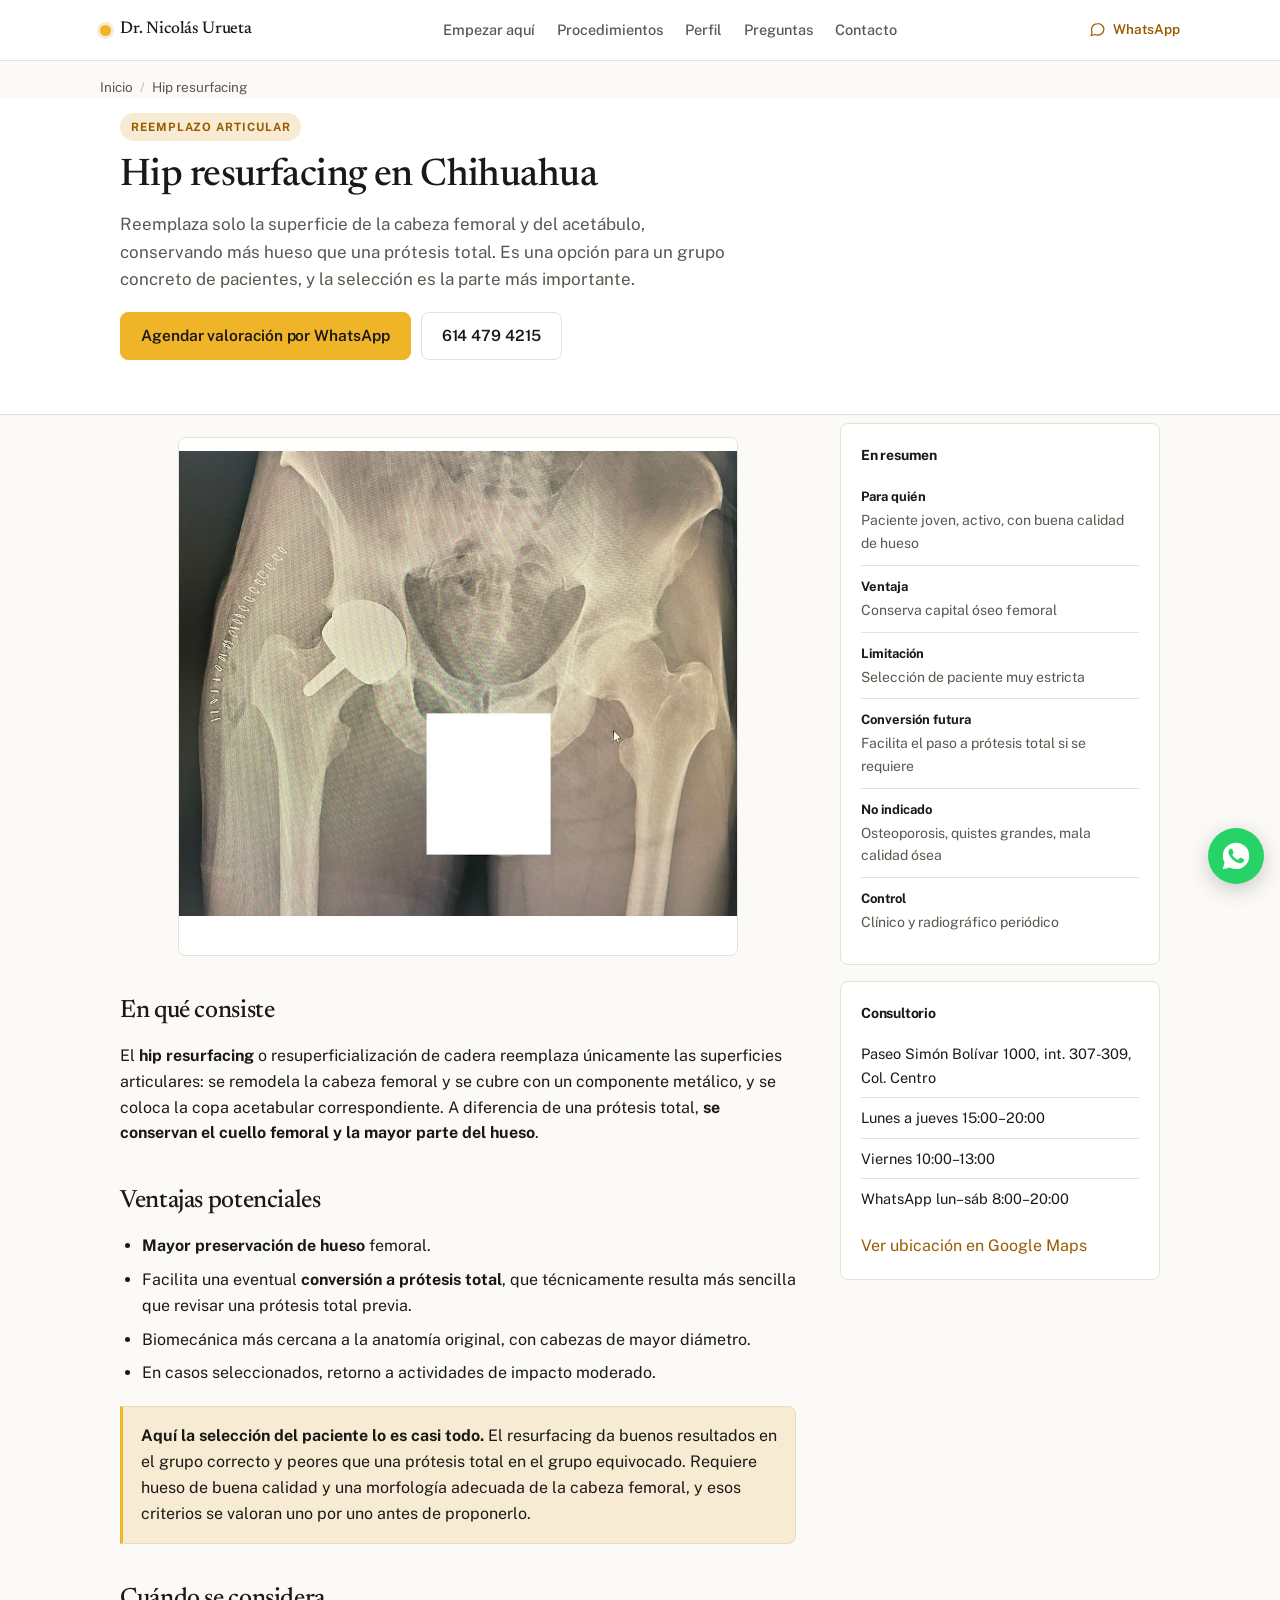
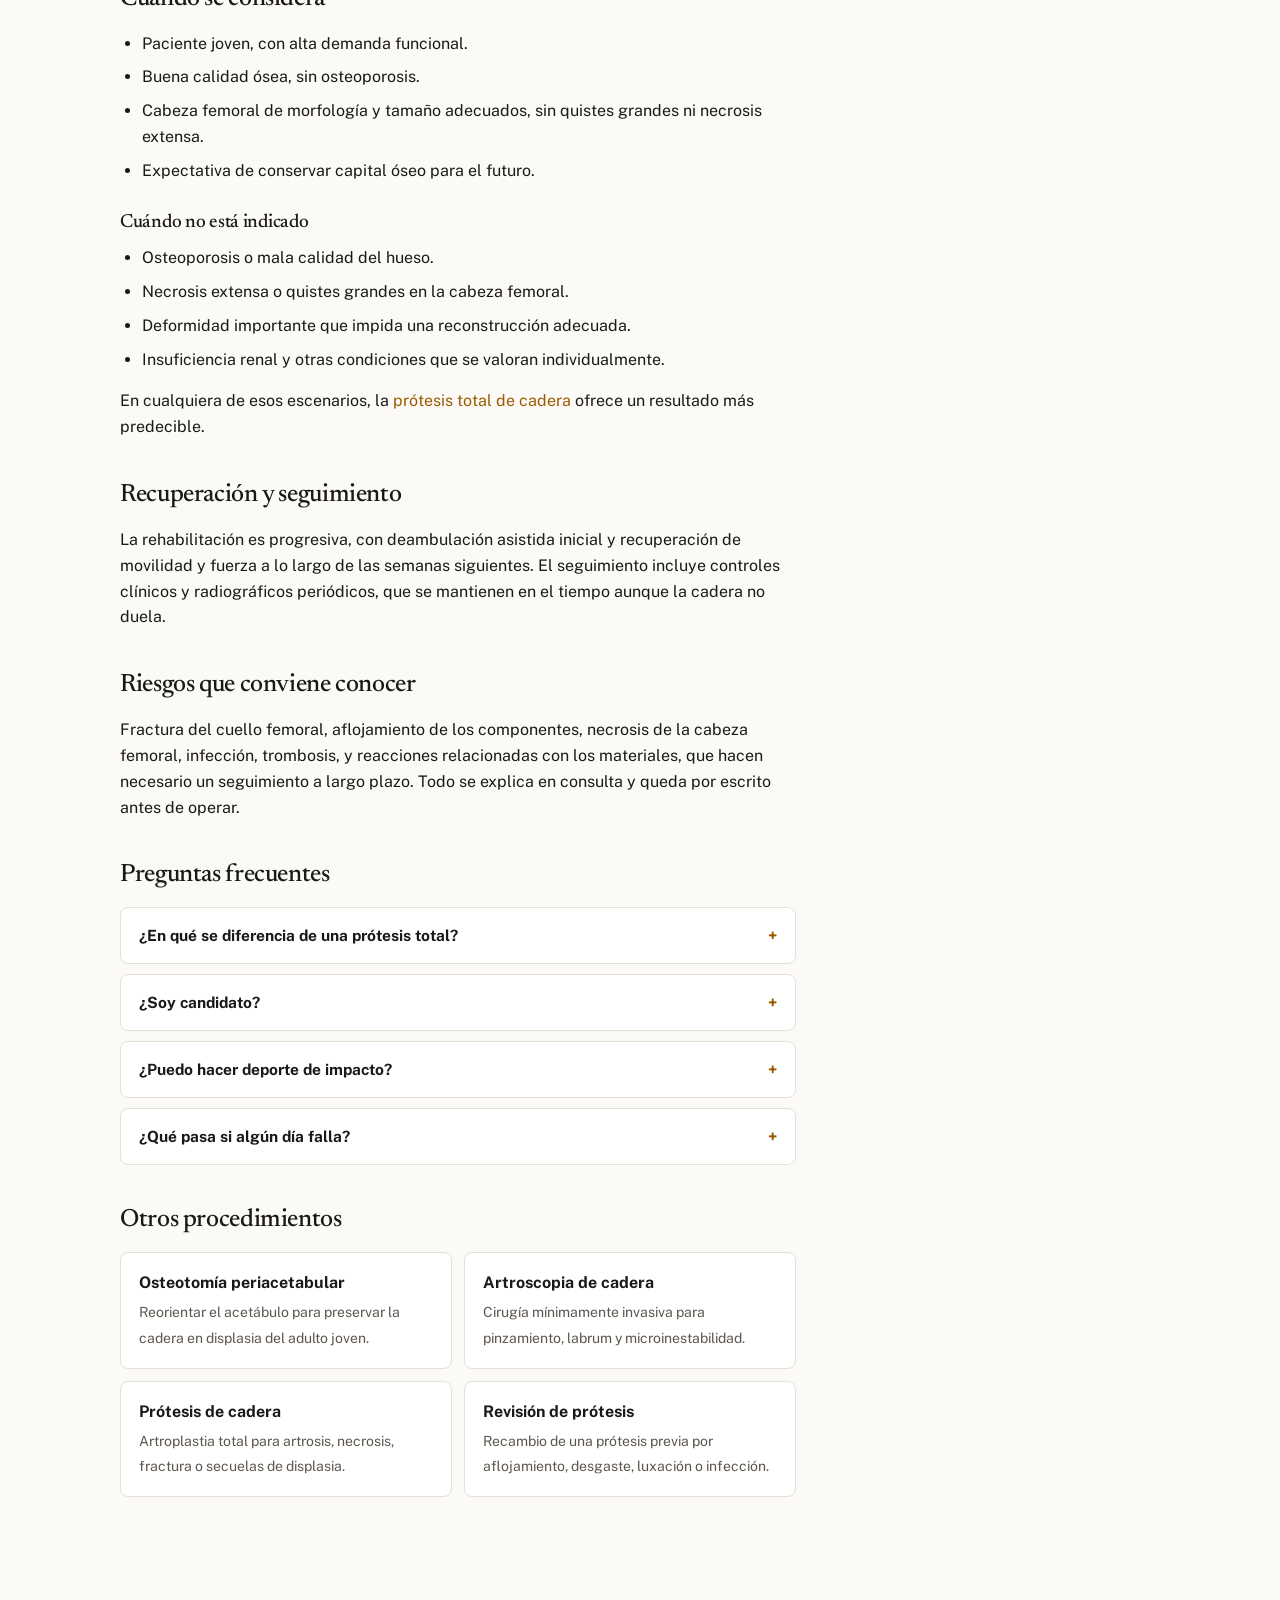
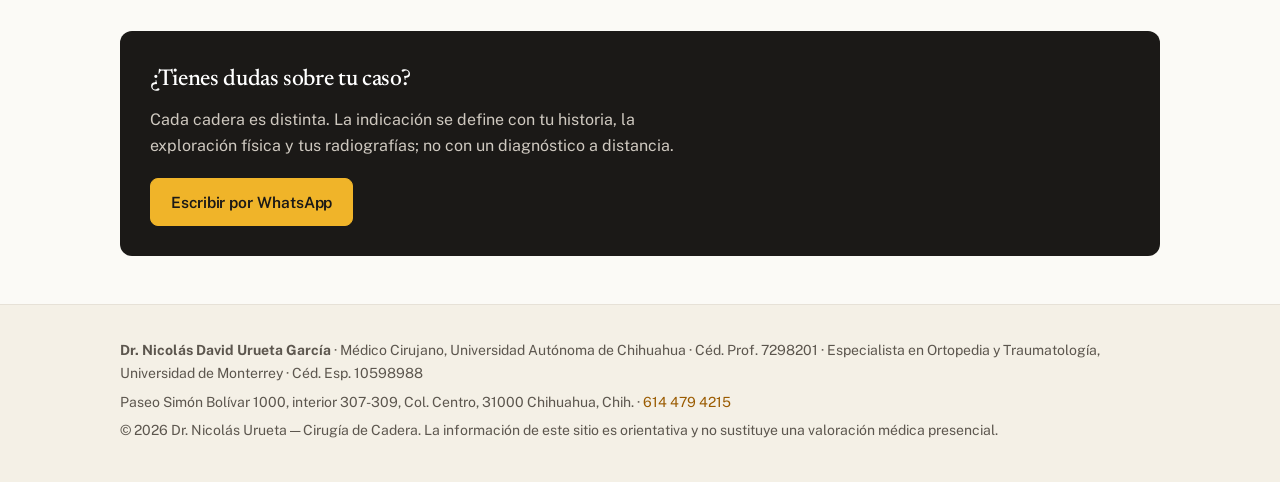
<file: hip-resurfacing.html>
<!doctype html>
<html lang="es-MX">
<head>
  <meta charset="utf-8">
  <meta name="viewport" content="width=device-width, initial-scale=1">
  <meta name="google-site-verification" content="ORVi8z3fPBfjzz4dWHsPCKyTEjBym1CVmNgonIQuiCM">
  <!-- Google tag (gtag.js) -->
  <script async src="https://www.googletagmanager.com/gtag/js?id=G-1K8H9Z2335"></script>
  <script>
    window.dataLayer = window.dataLayer || [];
    function gtag(){dataLayer.push(arguments);}
    gtag('js', new Date());
    gtag('config', 'G-1K8H9Z2335');
  </script>
  <title>Hip resurfacing en Chihuahua | Dr. Nicolás Urueta</title>
  <meta name="description" content="Hip resurfacing o resuperficialización de cadera: en qué consiste, a quién se indica, ventajas y limitaciones frente a la prótesis total. Chihuahua.">
  <link rel="canonical" href="https://www.druruetacirugiacadera.com.mx/hip-resurfacing">
  <link rel="icon" href="/favicon.svg" type="image/svg+xml">
  <link rel="apple-touch-icon" href="/apple-touch-icon.png">
  <meta name="theme-color" content="#F0B429">
  <meta name="robots" content="index,follow,max-image-preview:large">
  <meta name="geo.region" content="MX-CHH">
  <meta name="geo.placename" content="Chihuahua">

  <meta property="og:type" content="article">
  <meta property="og:locale" content="es_MX">
  <meta property="og:site_name" content="Dr. Nicolás Urueta · Cirugía de Cadera">
  <meta property="og:title" content="Hip resurfacing en Chihuahua | Dr. Nicolás Urueta">
  <meta property="og:description" content="Hip resurfacing o resuperficialización de cadera: en qué consiste, a quién se indica, ventajas y limitaciones frente a la prótesis total. Chihuahua.">
  <meta property="og:url" content="https://www.druruetacirugiacadera.com.mx/hip-resurfacing">
  <meta property="og:image" content="https://www.druruetacirugiacadera.com.mx/og.jpg">
  <meta property="og:image:width" content="1200">
  <meta property="og:image:height" content="630">
  <meta name="twitter:card" content="summary_large_image">
  <meta name="twitter:title" content="Hip resurfacing en Chihuahua | Dr. Nicolás Urueta">
  <meta name="twitter:description" content="Hip resurfacing o resuperficialización de cadera: en qué consiste, a quién se indica, ventajas y limitaciones frente a la prótesis total. Chihuahua.">
  <meta name="twitter:image" content="https://www.druruetacirugiacadera.com.mx/og.jpg">

  <link rel="preconnect" href="https://fonts.googleapis.com" crossorigin>
  <link href="https://fonts.googleapis.com/css2?family=Newsreader:opsz,wght@6..72,400;6..72,500&family=Public+Sans:wght@400;500;600;700&display=swap" rel="stylesheet">
  <link rel="stylesheet" href="/estilos.css">

  <script type="application/ld+json">
{
  "@context": "https://schema.org",
  "@graph": [
    {
      "@type": "MedicalWebPage",
      "@id": "https://www.druruetacirugiacadera.com.mx/hip-resurfacing#page",
      "url": "https://www.druruetacirugiacadera.com.mx/hip-resurfacing",
      "name": "Hip resurfacing en Chihuahua | Dr. Nicolás Urueta",
      "description": "Hip resurfacing o resuperficialización de cadera: en qué consiste, a quién se indica, ventajas y limitaciones frente a la prótesis total. Chihuahua.",
      "inLanguage": "es-MX",
      "isPartOf": {
        "@type": "WebSite",
        "url": "https://www.druruetacirugiacadera.com.mx/"
      },
      "about": {
        "@id": "https://www.druruetacirugiacadera.com.mx/#physician"
      },
      "author": {
        "@id": "https://www.druruetacirugiacadera.com.mx/#physician"
      }
    },
    {
      "@type": "BreadcrumbList",
      "itemListElement": [
        {
          "@type": "ListItem",
          "position": 1,
          "name": "Inicio",
          "item": "https://www.druruetacirugiacadera.com.mx/"
        },
        {
          "@type": "ListItem",
          "position": 2,
          "name": "Hip resurfacing",
          "item": "https://www.druruetacirugiacadera.com.mx/hip-resurfacing"
        }
      ]
    },
    {
      "@type": "MedicalProcedure",
      "@id": "https://www.druruetacirugiacadera.com.mx/hip-resurfacing#procedimiento",
      "name": "Hip resurfacing",
      "procedureType": "https://schema.org/SurgicalProcedure",
      "bodyLocation": "Cadera",
      "description": "Hip resurfacing o resuperficialización de cadera: en qué consiste, a quién se indica, ventajas y limitaciones frente a la prótesis total. Chihuahua.",
      "howPerformed": "Se remodela la cabeza femoral y se cubre con un componente metálico, colocando una copa acetabular correspondiente, conservando el cuello y la mayor parte del hueso femoral.",
      "preparation": "Valoración clínica y radiográfica de la calidad y morfología del hueso, con criterios estrictos de selección de paciente.",
      "followup": "Rehabilitación progresiva y controles clínicos y radiográficos periódicos.",
      "url": "https://www.druruetacirugiacadera.com.mx/hip-resurfacing"
    },
    {
      "@type": "FAQPage",
      "mainEntity": [
        {
          "@type": "Question",
          "name": "¿En qué se diferencia de una prótesis total?",
          "acceptedAnswer": {
            "@type": "Answer",
            "text": "En cuánto hueso se quita. En una prótesis total se retira la cabeza femoral y se introduce un vástago dentro del fémur. En el resurfacing se conserva la cabeza y el cuello: solo se remodela la superficie y se cubre con un componente metálico. Esa conservación de hueso es la ventaja principal, y es la que facilita una eventual conversión a prótesis total más adelante."
          }
        },
        {
          "@type": "Question",
          "name": "¿Soy candidato?",
          "acceptedAnswer": {
            "@type": "Answer",
            "text": "Es un procedimiento con criterios de selección estrictos, más estrictos que los de una prótesis total. Se valora la calidad del hueso, la morfología y el tamaño de la cabeza femoral, la ausencia de quistes grandes o de necrosis extensa, y el nivel de actividad. Cuando esos criterios no se cumplen, la prótesis total da un resultado más predecible. Decir que no eres candidato no es una negativa: es la indicación correcta."
          }
        },
        {
          "@type": "Question",
          "name": "¿Puedo hacer deporte de impacto?",
          "acceptedAnswer": {
            "@type": "Answer",
            "text": "En casos seleccionados el resurfacing permite retomar actividades de impacto moderado, y esa es una de las razones por las que se plantea en pacientes jóvenes y activos. La recomendación concreta depende de tu caso y se establece en consulta, no como regla general."
          }
        },
        {
          "@type": "Question",
          "name": "¿Qué pasa si algún día falla?",
          "acceptedAnswer": {
            "@type": "Answer",
            "text": "Como cualquier implante, puede requerir revisión. La diferencia es que al haber conservado el cuello y la mayor parte del hueso femoral, la conversión a una prótesis total suele ser técnicamente más sencilla que revisar una prótesis total. Ese es precisamente uno de los argumentos a favor en pacientes jóvenes: dejar el mejor escenario posible para la siguiente cirugía, si llega."
          }
        }
      ]
    }
  ]
}
  </script>
</head>
<body>

  <header class="nav">
    <div class="wrap nav-inner">
      <a class="brand" href="/">
        <span class="dot"></span>
        <span class="brandname">Dr. Nicolás Urueta</span>
      </a>
      <nav aria-label="Principal">
        <ul>
          <li><a href="/#motivos">Empezar aquí</a></li>
          <li><a href="/#procedimientos">Procedimientos</a></li>
          <li><a href="/dr-nicolas-urueta">Perfil</a></li>
          <li><a href="/preguntas-frecuentes">Preguntas</a></li>
          <li><a href="/#contacto">Contacto</a></li>
        </ul>
      </nav>
      <a class="nav-cta" href="https://wa.me/526142157019?text=Hola%2C%20me%20gustar%C3%ADa%20agendar%20una%20cita"><svg viewBox="0 0 24 24" fill="none" stroke="currentColor" stroke-width="1.7" stroke-linecap="round" stroke-linejoin="round" aria-hidden="true"><path d="M21 11.5a8.4 8.4 0 0 1-9 8.4 9 9 0 0 1-3.7-.8L3 20.5l1.4-4.2A8.3 8.3 0 0 1 3.6 12a8.4 8.4 0 0 1 8.4-8.4 8.4 8.4 0 0 1 9 7.9Z"/></svg> WhatsApp</a>
    </div>
  </header>

  <div class="wrap crumb"><a href="/">Inicio</a><span>/</span>Hip resurfacing</div>

  <section class="page-hero" style="border-top:none;padding-top:14px">
    <div class="wrap">
      <span class="chip">Reemplazo articular</span>
      <h1>Hip resurfacing en Chihuahua</h1>
      <p class="lead">Reemplaza solo la superficie de la cabeza femoral y del acetábulo, conservando más hueso que una prótesis total. Es una opción para un grupo concreto de pacientes, y la selección es la parte más importante.</p>
      <div class="cta-row">
        <a class="btn btn-primary" href="https://wa.me/526142157019?text=Hola%2C%20me%20gustar%C3%ADa%20agendar%20una%20cita">Agendar valoración por WhatsApp</a>
        <a class="btn btn-ghost" href="tel:+526144794215">614 479 4215</a>
      </div>
    </div>
  </section>

  <section style="border-top:none;padding-top:8px">
    <div class="wrap layout">
      <div class="prose">
  <img class="procedure-image" src="/3.jpeg" alt="Radiografía de control de un hip resurfacing de cadera" loading="lazy" width="1060" height="983">

  <h2>En qué consiste</h2>
  <p>El <strong>hip resurfacing</strong> o resuperficialización de cadera reemplaza únicamente las superficies articulares: se remodela la cabeza femoral y se cubre con un componente metálico, y se coloca la copa acetabular correspondiente. A diferencia de una prótesis total, <strong>se conservan el cuello femoral y la mayor parte del hueso</strong>.</p>

  <h2>Ventajas potenciales</h2>
  <ul>
    <li><strong>Mayor preservación de hueso</strong> femoral.</li>
    <li>Facilita una eventual <strong>conversión a prótesis total</strong>, que técnicamente resulta más sencilla que revisar una prótesis total previa.</li>
    <li>Biomecánica más cercana a la anatomía original, con cabezas de mayor diámetro.</li>
    <li>En casos seleccionados, retorno a actividades de impacto moderado.</li>
  </ul>

  <div class="callout">
    <p><strong>Aquí la selección del paciente lo es casi todo.</strong> El resurfacing da buenos resultados en el grupo correcto y peores que una prótesis total en el grupo equivocado. Requiere hueso de buena calidad y una morfología adecuada de la cabeza femoral, y esos criterios se valoran uno por uno antes de proponerlo.</p>
  </div>

  <h2>Cuándo se considera</h2>
  <ul>
    <li>Paciente joven, con alta demanda funcional.</li>
    <li>Buena calidad ósea, sin osteoporosis.</li>
    <li>Cabeza femoral de morfología y tamaño adecuados, sin quistes grandes ni necrosis extensa.</li>
    <li>Expectativa de conservar capital óseo para el futuro.</li>
  </ul>

  <h3>Cuándo no está indicado</h3>
  <ul>
    <li>Osteoporosis o mala calidad del hueso.</li>
    <li>Necrosis extensa o quistes grandes en la cabeza femoral.</li>
    <li>Deformidad importante que impida una reconstrucción adecuada.</li>
    <li>Insuficiencia renal y otras condiciones que se valoran individualmente.</li>
  </ul>
  <p>En cualquiera de esos escenarios, la <a href="/protesis-de-cadera">prótesis total de cadera</a> ofrece un resultado más predecible.</p>

  <h2>Recuperación y seguimiento</h2>
  <p>La rehabilitación es progresiva, con deambulación asistida inicial y recuperación de movilidad y fuerza a lo largo de las semanas siguientes. El seguimiento incluye controles clínicos y radiográficos periódicos, que se mantienen en el tiempo aunque la cadera no duela.</p>

  <h2>Riesgos que conviene conocer</h2>
  <p>Fractura del cuello femoral, aflojamiento de los componentes, necrosis de la cabeza femoral, infección, trombosis, y reacciones relacionadas con los materiales, que hacen necesario un seguimiento a largo plazo. Todo se explica en consulta y queda por escrito antes de operar.</p>
 
  <h2>Preguntas frecuentes</h2>
  <details class="faq"><summary>¿En qué se diferencia de una prótesis total?</summary><div class="body"><p>En cuánto hueso se quita. En una prótesis total se retira la cabeza femoral y se introduce un vástago dentro del fémur. En el resurfacing se conserva la cabeza y el cuello: solo se remodela la superficie y se cubre con un componente metálico.</p><p>Esa conservación de hueso es la ventaja principal, y es la que facilita una eventual conversión a prótesis total más adelante.</p></div></details>
  <details class="faq"><summary>¿Soy candidato?</summary><div class="body"><p>Es un procedimiento con criterios de selección estrictos, más estrictos que los de una prótesis total. Se valora la calidad del hueso, la morfología y el tamaño de la cabeza femoral, la ausencia de quistes grandes o de necrosis extensa, y el nivel de actividad.</p><p>Cuando esos criterios no se cumplen, la prótesis total da un resultado más predecible. Decir que no eres candidato no es una negativa: es la indicación correcta.</p></div></details>
  <details class="faq"><summary>¿Puedo hacer deporte de impacto?</summary><div class="body"><p>En casos seleccionados el resurfacing permite retomar actividades de impacto moderado, y esa es una de las razones por las que se plantea en pacientes jóvenes y activos.</p><p>La recomendación concreta depende de tu caso y se establece en consulta, no como regla general.</p></div></details>
  <details class="faq"><summary>¿Qué pasa si algún día falla?</summary><div class="body"><p>Como cualquier implante, puede requerir revisión. La diferencia es que al haber conservado el cuello y la mayor parte del hueso femoral, la conversión a una prótesis total suele ser técnicamente más sencilla que revisar una prótesis total.</p><p>Ese es precisamente uno de los argumentos a favor en pacientes jóvenes: dejar el mejor escenario posible para la siguiente cirugía, si llega.</p></div></details>
  <h2>Otros procedimientos</h2>
  <div class="related"><a href="/osteotomia-periacetabular"><b>Osteotomía periacetabular</b><span>Reorientar el acetábulo para preservar la cadera en displasia del adulto joven.</span></a><a href="/artroscopia-de-cadera"><b>Artroscopia de cadera</b><span>Cirugía mínimamente invasiva para pinzamiento, labrum y microinestabilidad.</span></a><a href="/protesis-de-cadera"><b>Prótesis de cadera</b><span>Artroplastia total para artrosis, necrosis, fractura o secuelas de displasia.</span></a><a href="/revision-de-protesis"><b>Revisión de prótesis</b><span>Recambio de una prótesis previa por aflojamiento, desgaste, luxación o infección.</span></a></div>
      </div>
      <div class="aside">
        <div class="card"><h4>En resumen</h4><div class="keyval" style="margin:0;border:none"><div><b>Para quién</b><span>Paciente joven, activo, con buena calidad de hueso</span></div><div><b>Ventaja</b><span>Conserva capital óseo femoral</span></div><div><b>Limitación</b><span>Selección de paciente muy estricta</span></div><div><b>Conversión futura</b><span>Facilita el paso a prótesis total si se requiere</span></div><div><b>No indicado</b><span>Osteoporosis, quistes grandes, mala calidad ósea</span></div><div><b>Control</b><span>Clínico y radiográfico periódico</span></div></div></div>
        <div class="card">
          <h4>Consultorio</h4>
          <ul>
            <li>Paseo Simón Bolívar 1000, int. 307-309, Col. Centro</li>
            <li>Lunes a jueves 15:00–20:00</li>
            <li>Viernes 10:00–13:00</li>
            <li>WhatsApp lun–sáb 8:00–20:00</li>
          </ul>
          <p style="margin:14px 0 0"><a href="https://www.google.com/maps/place/Dr.+Nicolas+Urueta%2FCirugia+de+Cadera/@28.6292229,-106.0764218,16z/data=!3m1!4b1!4m6!3m5!1s0x86ea5dfb6e43054b:0x865b34112a9fd4a!8m2!3d28.6292229!4d-106.0738469!16s%2Fg%2F11rzkf9728">Ver ubicación en Google Maps</a></p>
        </div>
      </div>
    </div>
  </section>

  <section style="border-top:none">
    <div class="wrap">
      <div class="cta-band">
        <h2>¿Tienes dudas sobre tu caso?</h2>
        <p>Cada cadera es distinta. La indicación se define con tu historia, la exploración física y tus radiografías; no con un diagnóstico a distancia.</p>
        <a class="btn btn-primary" href="https://wa.me/526142157019?text=Hola%2C%20me%20gustar%C3%ADa%20agendar%20una%20cita">Escribir por WhatsApp</a>
      </div>
    </div>
  </section>

  <footer>
    <div class="wrap">
      <p class="muted" style="margin:0 0 6px"><strong>Dr. Nicolás David Urueta García</strong> · Médico Cirujano, Universidad Autónoma de Chihuahua · Céd. Prof. 7298201 · Especialista en Ortopedia y Traumatología, Universidad de Monterrey · Céd. Esp. 10598988</p>
      <p class="muted" style="margin:0 0 6px">Paseo Simón Bolívar 1000, interior 307-309, Col. Centro, 31000 Chihuahua, Chih. · <a href="tel:+526144794215">614 479 4215</a></p>
      <p class="muted" style="margin:0">© <span id="y"></span> Dr. Nicolás Urueta — Cirugía de Cadera. La información de este sitio es orientativa y no sustituye una valoración médica presencial.</p>
    </div>
  </footer>
  <a class="whatsapp-float" href="https://wa.me/526142157019?text=Hola%2C%20me%20gustar%C3%ADa%20agendar%20una%20cita" aria-label="Escribir por WhatsApp">
    <svg viewBox="0 0 24 24" fill="#fff" aria-hidden="true"><path d="M12.04 2A9.9 9.9 0 0 0 2.1 11.9c0 1.75.46 3.46 1.34 4.96L2 22l5.28-1.38a9.9 9.9 0 0 0 4.76 1.21h.01a9.9 9.9 0 0 0 9.9-9.9A9.9 9.9 0 0 0 12.04 2Zm5.8 14.03c-.24.68-1.4 1.3-1.93 1.35-.53.05-1.03.24-3.48-.72-2.95-1.16-4.8-4.2-4.95-4.4-.14-.2-1.17-1.56-1.17-2.98 0-1.42.74-2.12 1-2.41.26-.29.57-.36.76-.36l.55.01c.17 0 .41-.07.64.49.24.58.8 1.98.87 2.12.07.15.12.32.02.51-.1.2-.15.32-.29.5-.15.17-.31.38-.44.51-.15.14-.3.3-.13.6.17.29.76 1.26 1.63 2.04 1.12 1 2.06 1.31 2.35 1.46.29.14.46.12.63-.07.17-.2.73-.85.93-1.14.19-.29.39-.24.65-.15.27.1 1.7.8 1.99.95.29.14.48.22.55.34.07.13.07.75-.17 1.43Z"/></svg>
  </a>
  <script>document.getElementById('y').textContent=new Date().getFullYear();</script>
</body>
</html>
</file>
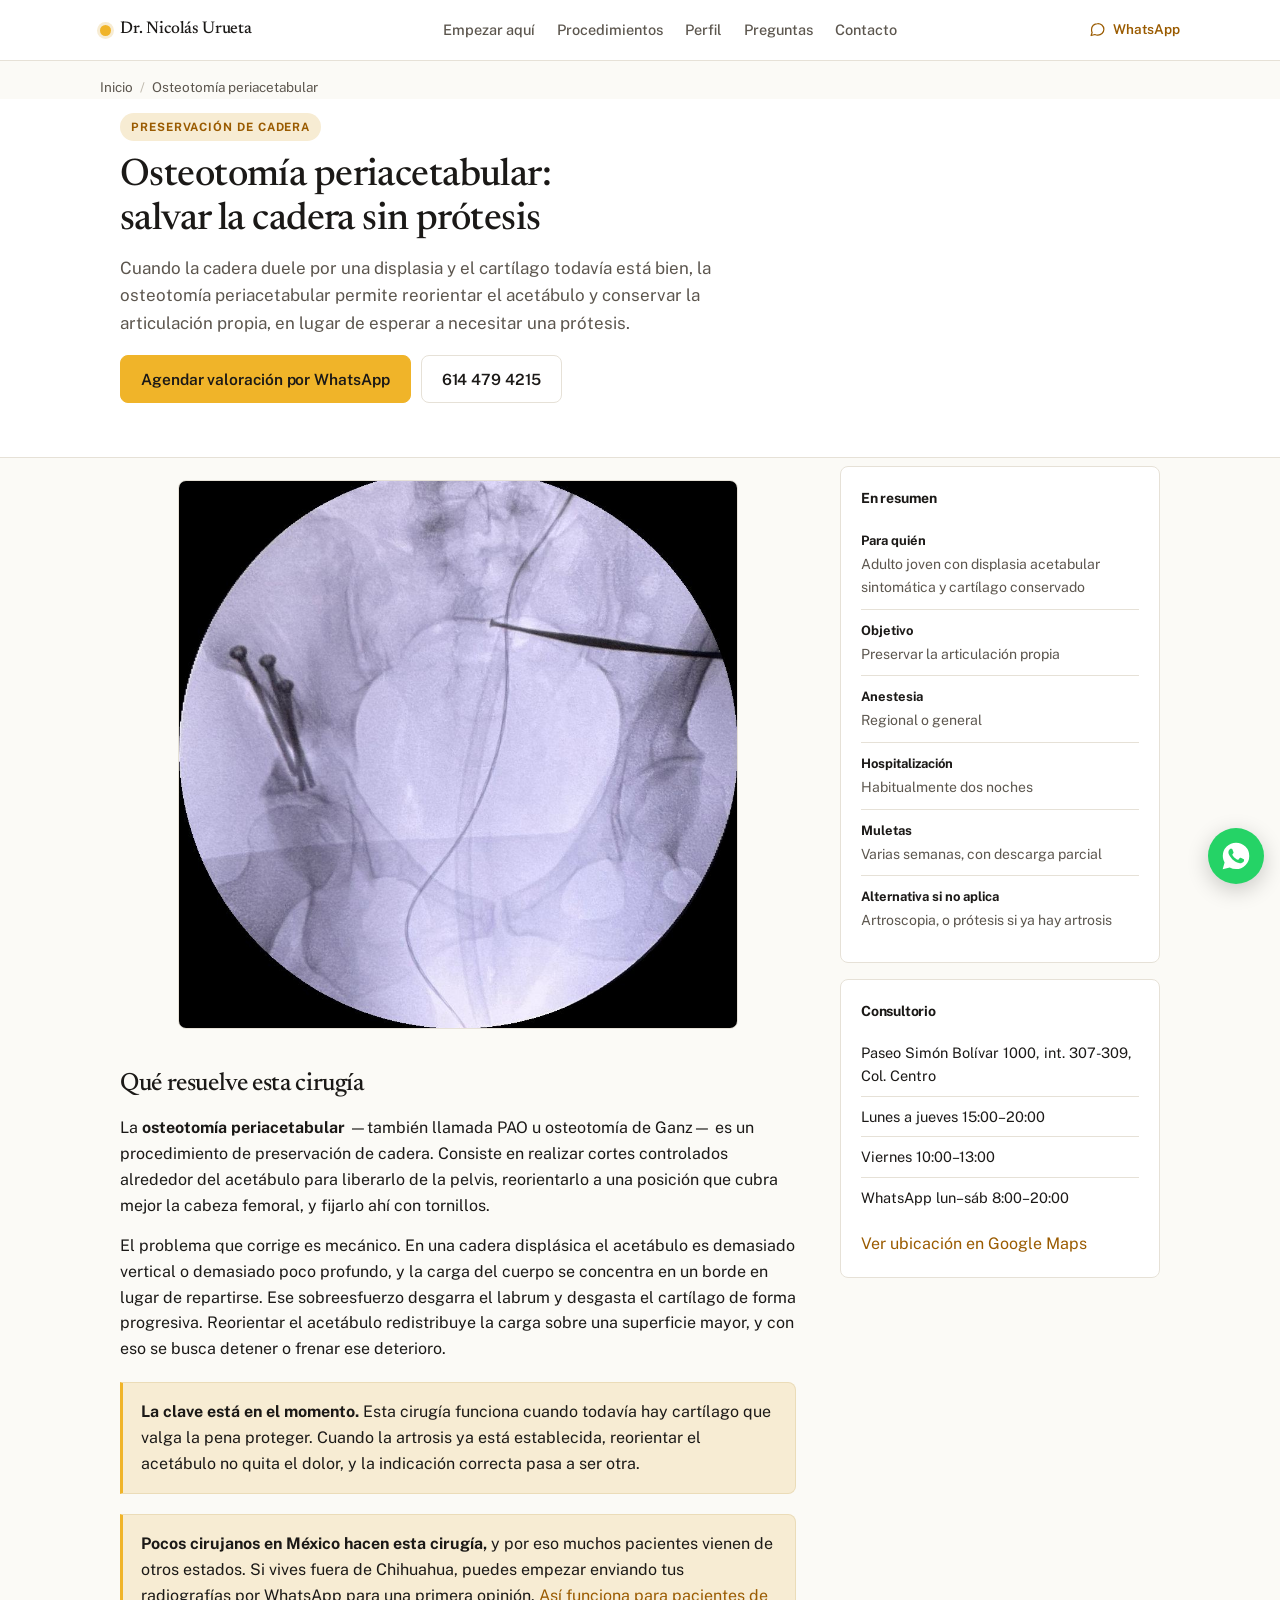
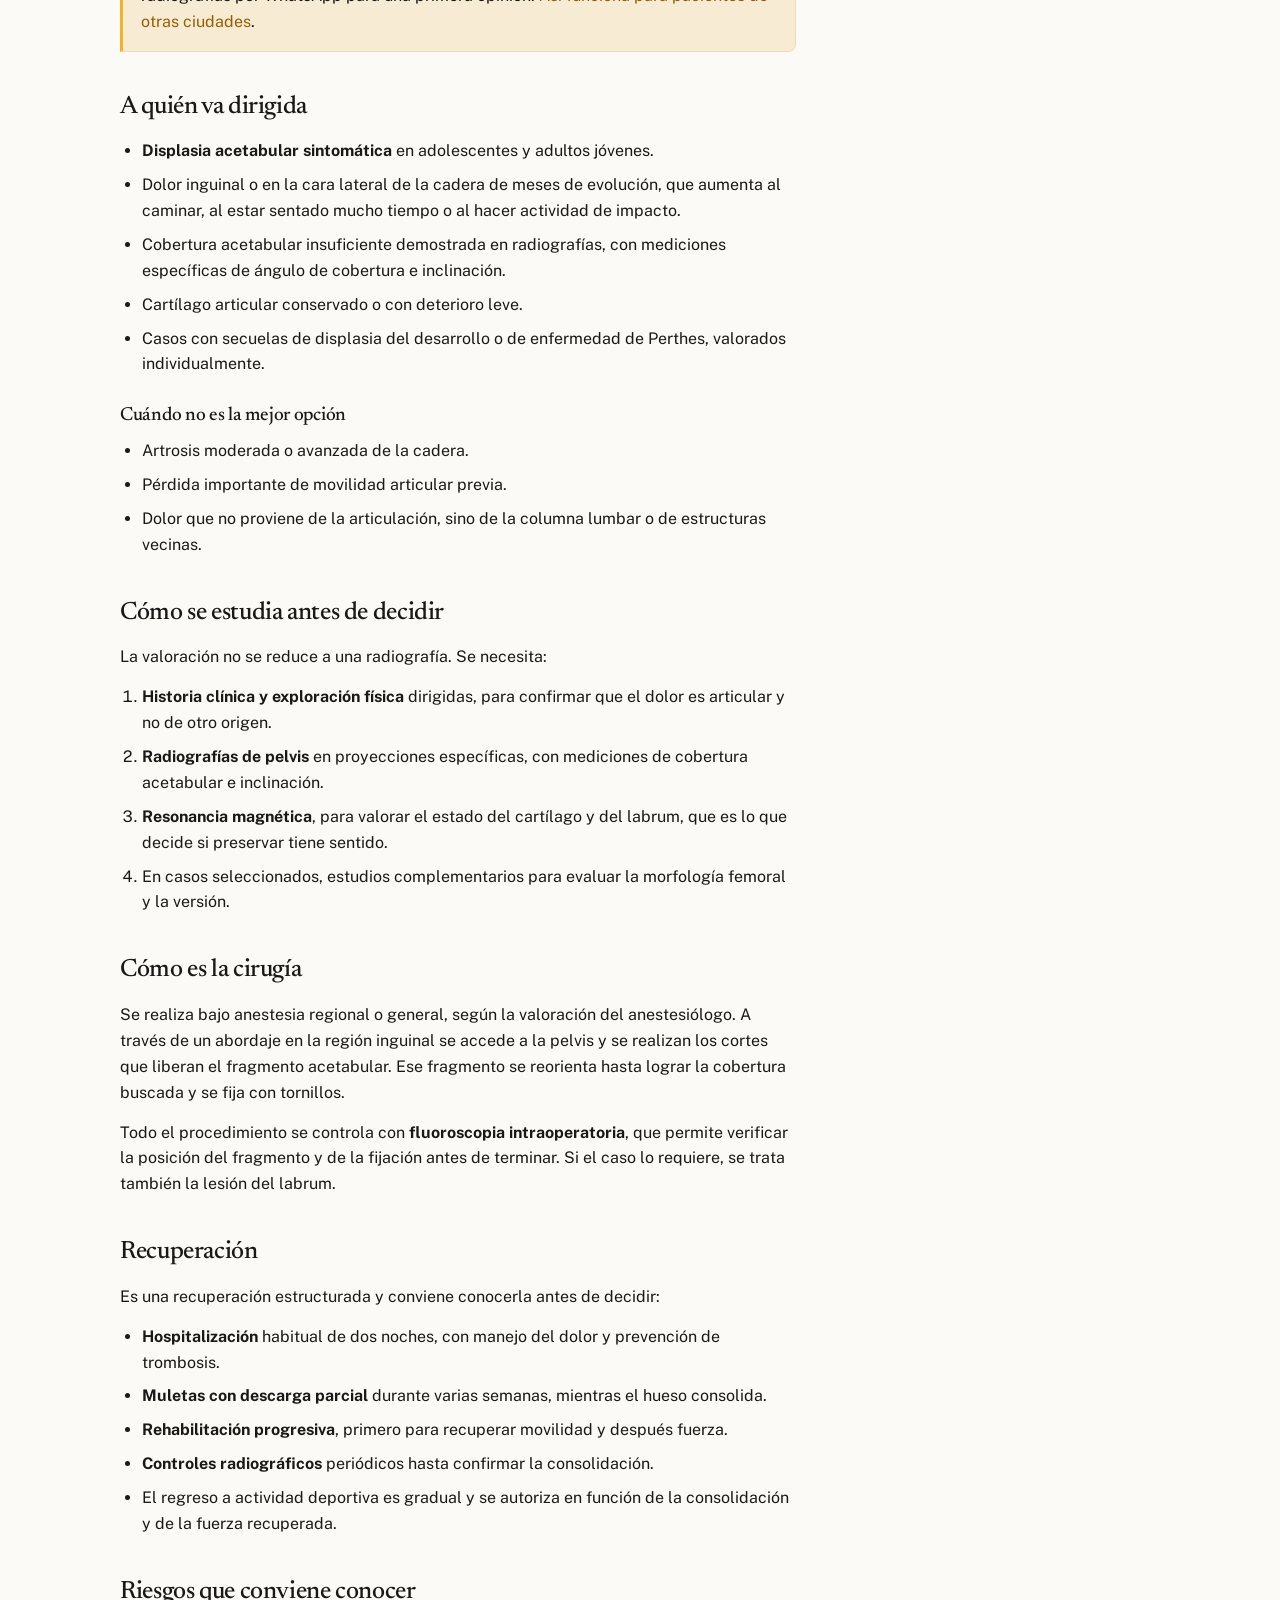
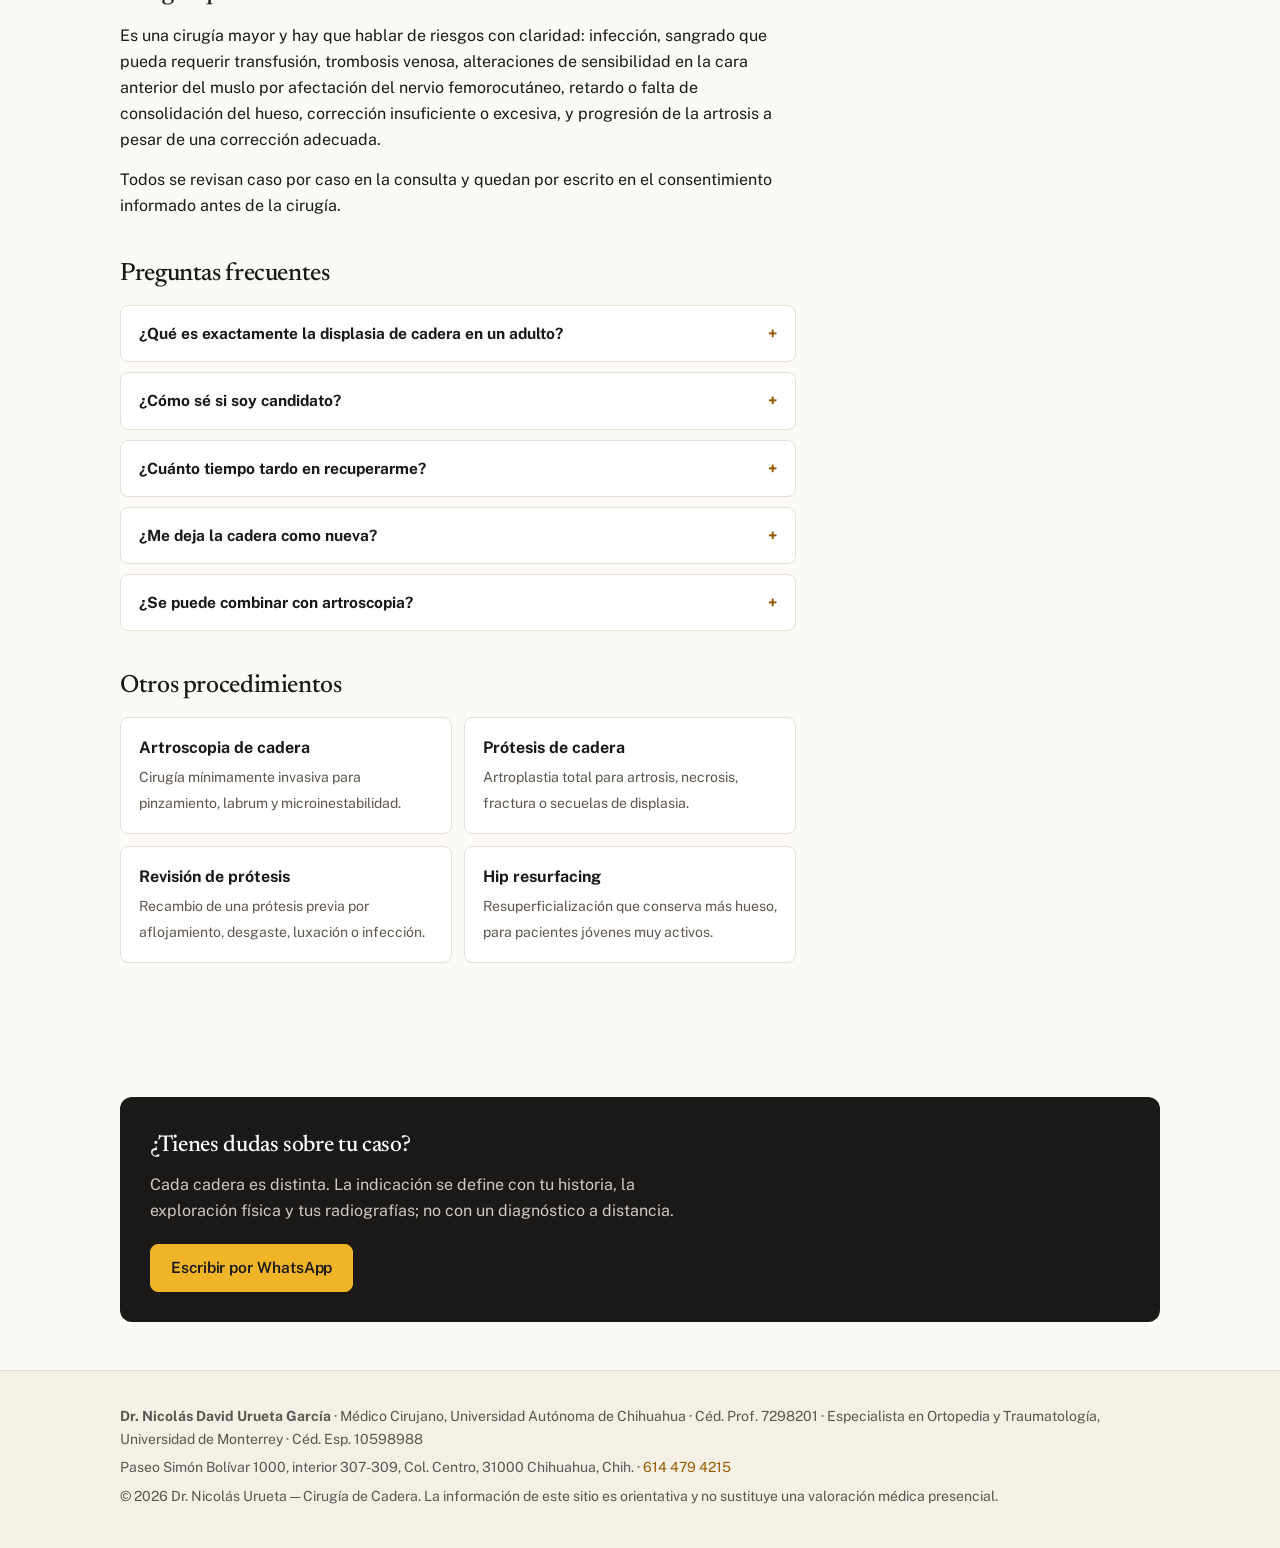
<file: osteotomia-periacetabular.html>
<!doctype html>
<html lang="es-MX">
<head>
  <meta charset="utf-8">
  <meta name="viewport" content="width=device-width, initial-scale=1">
  <meta name="google-site-verification" content="ORVi8z3fPBfjzz4dWHsPCKyTEjBym1CVmNgonIQuiCM">
  <!-- Google tag (gtag.js) -->
  <script async src="https://www.googletagmanager.com/gtag/js?id=G-1K8H9Z2335"></script>
  <script>
    window.dataLayer = window.dataLayer || [];
    function gtag(){dataLayer.push(arguments);}
    gtag('js', new Date());
    gtag('config', 'G-1K8H9Z2335');
  </script>
  <title>Osteotomía periacetabular (PAO) en México: salvar la cadera sin prótesis | Dr. Nicolás Urueta</title>
  <meta name="description" content="Osteotomía periacetabular (PAO, técnica de Ganz) para displasia de cadera en adolescentes y adultos jóvenes: cirugía para salvar la cadera sin prótesis. Pacientes de todo México; valoración a distancia. Dr. Nicolás Urueta, Chihuahua.">
  <link rel="canonical" href="https://www.druruetacirugiacadera.com.mx/osteotomia-periacetabular">
  <link rel="icon" href="/favicon.svg" type="image/svg+xml">
  <link rel="apple-touch-icon" href="/apple-touch-icon.png">
  <meta name="theme-color" content="#F0B429">
  <meta name="robots" content="index,follow,max-image-preview:large">
  <meta name="geo.region" content="MX-CHH">
  <meta name="geo.placename" content="Chihuahua">

  <meta property="og:type" content="article">
  <meta property="og:locale" content="es_MX">
  <meta property="og:site_name" content="Dr. Nicolás Urueta · Cirugía de Cadera">
  <meta property="og:title" content="Osteotomía periacetabular (PAO) en México: salvar la cadera sin prótesis | Dr. Nicolás Urueta">
  <meta property="og:description" content="Osteotomía periacetabular (PAO, técnica de Ganz) para displasia de cadera en adolescentes y adultos jóvenes: cirugía para salvar la cadera sin prótesis. Pacientes de todo México; valoración a distancia. Dr. Nicolás Urueta, Chihuahua.">
  <meta property="og:url" content="https://www.druruetacirugiacadera.com.mx/osteotomia-periacetabular">
  <meta property="og:image" content="https://www.druruetacirugiacadera.com.mx/og.jpg">
  <meta property="og:image:width" content="1200">
  <meta property="og:image:height" content="630">
  <meta name="twitter:card" content="summary_large_image">
  <meta name="twitter:title" content="Osteotomía periacetabular (PAO) en México: salvar la cadera sin prótesis | Dr. Nicolás Urueta">
  <meta name="twitter:description" content="Osteotomía periacetabular (PAO, técnica de Ganz) para displasia de cadera en adolescentes y adultos jóvenes: cirugía para salvar la cadera sin prótesis. Pacientes de todo México; valoración a distancia. Dr. Nicolás Urueta, Chihuahua.">
  <meta name="twitter:image" content="https://www.druruetacirugiacadera.com.mx/og.jpg">

  <link rel="preconnect" href="https://fonts.googleapis.com" crossorigin>
  <link href="https://fonts.googleapis.com/css2?family=Newsreader:opsz,wght@6..72,400;6..72,500&family=Public+Sans:wght@400;500;600;700&display=swap" rel="stylesheet">
  <link rel="stylesheet" href="/estilos.css">

  <script type="application/ld+json">
{
  "@context": "https://schema.org",
  "@graph": [
    {
      "@type": "MedicalWebPage",
      "@id": "https://www.druruetacirugiacadera.com.mx/osteotomia-periacetabular#page",
      "url": "https://www.druruetacirugiacadera.com.mx/osteotomia-periacetabular",
      "name": "Osteotomía periacetabular (PAO) en México: salvar la cadera sin prótesis | Dr. Nicolás Urueta",
      "description": "Osteotomía periacetabular (PAO, técnica de Ganz) para displasia de cadera en adolescentes y adultos jóvenes: cirugía para salvar la cadera sin prótesis. Pacientes de todo México; valoración a distancia. Dr. Nicolás Urueta, Chihuahua.",
      "inLanguage": "es-MX",
      "isPartOf": {
        "@type": "WebSite",
        "url": "https://www.druruetacirugiacadera.com.mx/"
      },
      "about": {
        "@id": "https://www.druruetacirugiacadera.com.mx/#physician"
      },
      "author": {
        "@id": "https://www.druruetacirugiacadera.com.mx/#physician"
      }
    },
    {
      "@type": "BreadcrumbList",
      "itemListElement": [
        {
          "@type": "ListItem",
          "position": 1,
          "name": "Inicio",
          "item": "https://www.druruetacirugiacadera.com.mx/"
        },
        {
          "@type": "ListItem",
          "position": 2,
          "name": "Osteotomía periacetabular",
          "item": "https://www.druruetacirugiacadera.com.mx/osteotomia-periacetabular"
        }
      ]
    },
    {
      "@type": "MedicalProcedure",
      "@id": "https://www.druruetacirugiacadera.com.mx/osteotomia-periacetabular#procedimiento",
      "name": "Osteotomía periacetabular",
      "procedureType": "https://schema.org/SurgicalProcedure",
      "bodyLocation": "Cadera",
      "description": "Osteotomía periacetabular (PAO, técnica de Ganz) para displasia de cadera en adolescentes y adultos jóvenes: cirugía para salvar la cadera sin prótesis. Pacientes de todo México; valoración a distancia. Dr. Nicolás Urueta, Chihuahua.",
      "howPerformed": "Osteotomías controladas alrededor del acetábulo para reorientar el fragmento y mejorar la cobertura de la cabeza femoral, con fijación mediante tornillos y control fluoroscópico intraoperatorio.",
      "preparation": "Valoración clínica, radiografías de pelvis con mediciones específicas, resonancia magnética para evaluar cartílago y labrum, y valoración preanestésica.",
      "followup": "Descarga parcial con muletas durante varias semanas, rehabilitación progresiva y controles radiográficos periódicos hasta la consolidación.",
      "url": "https://www.druruetacirugiacadera.com.mx/osteotomia-periacetabular"
    },
    {
      "@type": "FAQPage",
      "mainEntity": [
        {
          "@type": "Question",
          "name": "¿Qué es exactamente la displasia de cadera en un adulto?",
          "acceptedAnswer": {
            "@type": "Answer",
            "text": "Es una cadera en la que el acetábulo —la parte de la pelvis que cubre la cabeza del fémur— quedó poco desarrollado y no la cubre lo suficiente. La consecuencia es mecánica: el peso del cuerpo se concentra en una superficie más pequeña de la que debería, y eso sobrecarga el cartílago y el labrum año con año. Muchas personas llegan a la vida adulta sin saber que la tienen. El dolor suele aparecer entre los 20 y los 40 años, con frecuencia atribuido a un problema muscular."
          }
        },
        {
          "@type": "Question",
          "name": "¿Cómo sé si soy candidato?",
          "acceptedAnswer": {
            "@type": "Answer",
            "text": "No se decide con una consulta a distancia ni con una radiografía suelta. Hacen falta tres cosas: que el dolor sea claramente de origen articular, que las radiografías muestren una cobertura insuficiente medible, y que el cartílago esté todavía en condiciones razonables, lo que habitualmente se valora con resonancia. La edad importa, pero no es un límite rígido. Lo que más pesa es el estado del cartílago: si ya hay artrosis establecida, reorientar el acetábulo no resuelve el dolor y la conversación cambia hacia una prótesis."
          }
        },
        {
          "@type": "Question",
          "name": "¿Cuánto tiempo tardo en recuperarme?",
          "acceptedAnswer": {
            "@type": "Answer",
            "text": "Es una recuperación larga y hay que entrarle sabiéndolo. Las primeras semanas se camina con muletas y descarga parcial, mientras el hueso consolida. La marcha sin apoyos suele recuperarse en unas semanas más, y la mejoría funcional sigue avanzando durante meses. No es una cirugía para resolver un dolor de la semana pasada. Es una cirugía para cambiar la trayectoria de una cadera a diez o veinte años."
          }
        },
        {
          "@type": "Question",
          "name": "¿Me deja la cadera como nueva?",
          "acceptedAnswer": {
            "@type": "Answer",
            "text": "No. El objetivo es corregir la mecánica para que el cartílago que te queda dure mucho más, y quitar o disminuir el dolor. En caderas bien seleccionadas eso puede significar décadas de articulación propia. Lo que no hace es regenerar cartílago ya perdido. Por eso la selección del paciente es la parte más determinante de todo el procedimiento."
          }
        },
        {
          "@type": "Question",
          "name": "¿Se puede combinar con artroscopia?",
          "acceptedAnswer": {
            "@type": "Answer",
            "text": "Sí, y con frecuencia tiene sentido. La displasia suele venir acompañada de lesión del labrum, y en casos seleccionados se trata la parte intraarticular por artroscopia y en el mismo tiempo quirúrgico o en un segundo tiempo se hace la osteotomía. La decisión de combinar o separar depende de los hallazgos y se plantea antes de la cirugía, no durante."
          }
        }
      ]
    }
  ]
}
  </script>
</head>
<body>

  <header class="nav">
    <div class="wrap nav-inner">
      <a class="brand" href="/">
        <span class="dot"></span>
        <span class="brandname">Dr. Nicolás Urueta</span>
      </a>
      <nav aria-label="Principal">
        <ul>
          <li><a href="/#motivos">Empezar aquí</a></li>
          <li><a href="/#procedimientos">Procedimientos</a></li>
          <li><a href="/dr-nicolas-urueta">Perfil</a></li>
          <li><a href="/preguntas-frecuentes">Preguntas</a></li>
          <li><a href="/#contacto">Contacto</a></li>
        </ul>
      </nav>
      <a class="nav-cta" href="https://wa.me/526142157019?text=Hola%2C%20me%20gustar%C3%ADa%20agendar%20una%20cita"><svg viewBox="0 0 24 24" fill="none" stroke="currentColor" stroke-width="1.7" stroke-linecap="round" stroke-linejoin="round" aria-hidden="true"><path d="M21 11.5a8.4 8.4 0 0 1-9 8.4 9 9 0 0 1-3.7-.8L3 20.5l1.4-4.2A8.3 8.3 0 0 1 3.6 12a8.4 8.4 0 0 1 8.4-8.4 8.4 8.4 0 0 1 9 7.9Z"/></svg> WhatsApp</a>
    </div>
  </header>

  <div class="wrap crumb"><a href="/">Inicio</a><span>/</span>Osteotomía periacetabular</div>

  <section class="page-hero" style="border-top:none;padding-top:14px">
    <div class="wrap">
      <span class="chip">Preservación de cadera</span>
      <h1>Osteotomía periacetabular: salvar la cadera sin prótesis</h1>
      <p class="lead">Cuando la cadera duele por una displasia y el cartílago todavía está bien, la osteotomía periacetabular permite reorientar el acetábulo y conservar la articulación propia, en lugar de esperar a necesitar una prótesis.</p>
      <div class="cta-row">
        <a class="btn btn-primary" href="https://wa.me/526142157019?text=Hola%2C%20me%20gustar%C3%ADa%20agendar%20una%20cita">Agendar valoración por WhatsApp</a>
        <a class="btn btn-ghost" href="tel:+526144794215">614 479 4215</a>
      </div>
    </div>
  </section>

  <section style="border-top:none;padding-top:8px">
    <div class="wrap layout">
      <div class="prose">
  <img class="procedure-image" src="/osteotomia-periacetabular.jpg" alt="Control con fluoroscopia durante una osteotomía periacetabular realizada por el Dr. Nicolás Urueta" loading="lazy" width="940" height="920">

  <h2>Qué resuelve esta cirugía</h2>
  <p>La <strong>osteotomía periacetabular</strong> —también llamada PAO u osteotomía de Ganz— es un procedimiento de preservación de cadera. Consiste en realizar cortes controlados alrededor del acetábulo para liberarlo de la pelvis, reorientarlo a una posición que cubra mejor la cabeza femoral, y fijarlo ahí con tornillos.</p>
  <p>El problema que corrige es mecánico. En una cadera displásica el acetábulo es demasiado vertical o demasiado poco profundo, y la carga del cuerpo se concentra en un borde en lugar de repartirse. Ese sobreesfuerzo desgarra el labrum y desgasta el cartílago de forma progresiva. Reorientar el acetábulo redistribuye la carga sobre una superficie mayor, y con eso se busca detener o frenar ese deterioro.</p>

  <div class="callout">
    <p><strong>La clave está en el momento.</strong> Esta cirugía funciona cuando todavía hay cartílago que valga la pena proteger. Cuando la artrosis ya está establecida, reorientar el acetábulo no quita el dolor, y la indicación correcta pasa a ser otra.</p>
  </div>

  <div class="callout">
    <p><strong>Pocos cirujanos en México hacen esta cirugía,</strong> y por eso muchos pacientes vienen de otros estados. Si vives fuera de Chihuahua, puedes empezar enviando tus radiografías por WhatsApp para una primera opinión. <a href="/ciudad-juarez-y-foraneos">Así funciona para pacientes de otras ciudades</a>.</p>
  </div>

  <h2>A quién va dirigida</h2>
  <ul>
    <li><strong>Displasia acetabular sintomática</strong> en adolescentes y adultos jóvenes.</li>
    <li>Dolor inguinal o en la cara lateral de la cadera de meses de evolución, que aumenta al caminar, al estar sentado mucho tiempo o al hacer actividad de impacto.</li>
    <li>Cobertura acetabular insuficiente demostrada en radiografías, con mediciones específicas de ángulo de cobertura e inclinación.</li>
    <li>Cartílago articular conservado o con deterioro leve.</li>
    <li>Casos con secuelas de displasia del desarrollo o de enfermedad de Perthes, valorados individualmente.</li>
  </ul>

  <h3>Cuándo no es la mejor opción</h3>
  <ul>
    <li>Artrosis moderada o avanzada de la cadera.</li>
    <li>Pérdida importante de movilidad articular previa.</li>
    <li>Dolor que no proviene de la articulación, sino de la columna lumbar o de estructuras vecinas.</li>
  </ul>

  <h2>Cómo se estudia antes de decidir</h2>
  <p>La valoración no se reduce a una radiografía. Se necesita:</p>
  <ol>
    <li><strong>Historia clínica y exploración física</strong> dirigidas, para confirmar que el dolor es articular y no de otro origen.</li>
    <li><strong>Radiografías de pelvis</strong> en proyecciones específicas, con mediciones de cobertura acetabular e inclinación.</li>
    <li><strong>Resonancia magnética</strong>, para valorar el estado del cartílago y del labrum, que es lo que decide si preservar tiene sentido.</li>
    <li>En casos seleccionados, estudios complementarios para evaluar la morfología femoral y la versión.</li>
  </ol>

  <h2>Cómo es la cirugía</h2>
  <p>Se realiza bajo anestesia regional o general, según la valoración del anestesiólogo. A través de un abordaje en la región inguinal se accede a la pelvis y se realizan los cortes que liberan el fragmento acetabular. Ese fragmento se reorienta hasta lograr la cobertura buscada y se fija con tornillos.</p>
  <p>Todo el procedimiento se controla con <strong>fluoroscopia intraoperatoria</strong>, que permite verificar la posición del fragmento y de la fijación antes de terminar. Si el caso lo requiere, se trata también la lesión del labrum.</p>

  <h2>Recuperación</h2>
  <p>Es una recuperación estructurada y conviene conocerla antes de decidir:</p>
  <ul>
    <li><strong>Hospitalización</strong> habitual de dos noches, con manejo del dolor y prevención de trombosis.</li>
    <li><strong>Muletas con descarga parcial</strong> durante varias semanas, mientras el hueso consolida.</li>
    <li><strong>Rehabilitación progresiva</strong>, primero para recuperar movilidad y después fuerza.</li>
    <li><strong>Controles radiográficos</strong> periódicos hasta confirmar la consolidación.</li>
    <li>El regreso a actividad deportiva es gradual y se autoriza en función de la consolidación y de la fuerza recuperada.</li>
  </ul>

  <h2>Riesgos que conviene conocer</h2>
  <p>Es una cirugía mayor y hay que hablar de riesgos con claridad: infección, sangrado que pueda requerir transfusión, trombosis venosa, alteraciones de sensibilidad en la cara anterior del muslo por afectación del nervio femorocutáneo, retardo o falta de consolidación del hueso, corrección insuficiente o excesiva, y progresión de la artrosis a pesar de una corrección adecuada.</p>
  <p>Todos se revisan caso por caso en la consulta y quedan por escrito en el consentimiento informado antes de la cirugía.</p>
 
  <h2>Preguntas frecuentes</h2>
  <details class="faq"><summary>¿Qué es exactamente la displasia de cadera en un adulto?</summary><div class="body"><p>Es una cadera en la que el acetábulo —la parte de la pelvis que cubre la cabeza del fémur— quedó poco desarrollado y no la cubre lo suficiente. La consecuencia es mecánica: el peso del cuerpo se concentra en una superficie más pequeña de la que debería, y eso sobrecarga el cartílago y el labrum año con año.</p><p>Muchas personas llegan a la vida adulta sin saber que la tienen. El dolor suele aparecer entre los 20 y los 40 años, con frecuencia atribuido a un problema muscular.</p></div></details>
  <details class="faq"><summary>¿Cómo sé si soy candidato?</summary><div class="body"><p>No se decide con una consulta a distancia ni con una radiografía suelta. Hacen falta tres cosas: que el dolor sea claramente de origen articular, que las radiografías muestren una cobertura insuficiente medible, y que el cartílago esté todavía en condiciones razonables, lo que habitualmente se valora con resonancia.</p><p>La edad importa, pero no es un límite rígido. Lo que más pesa es el estado del cartílago: si ya hay artrosis establecida, reorientar el acetábulo no resuelve el dolor y la conversación cambia hacia una prótesis.</p></div></details>
  <details class="faq"><summary>¿Cuánto tiempo tardo en recuperarme?</summary><div class="body"><p>Es una recuperación larga y hay que entrarle sabiéndolo. Las primeras semanas se camina con muletas y descarga parcial, mientras el hueso consolida. La marcha sin apoyos suele recuperarse en unas semanas más, y la mejoría funcional sigue avanzando durante meses.</p><p>No es una cirugía para resolver un dolor de la semana pasada. Es una cirugía para cambiar la trayectoria de una cadera a diez o veinte años.</p></div></details>
  <details class="faq"><summary>¿Me deja la cadera como nueva?</summary><div class="body"><p>No. El objetivo es corregir la mecánica para que el cartílago que te queda dure mucho más, y quitar o disminuir el dolor. En caderas bien seleccionadas eso puede significar décadas de articulación propia.</p><p>Lo que no hace es regenerar cartílago ya perdido. Por eso la selección del paciente es la parte más determinante de todo el procedimiento.</p></div></details>
  <details class="faq"><summary>¿Se puede combinar con artroscopia?</summary><div class="body"><p>Sí, y con frecuencia tiene sentido. La displasia suele venir acompañada de lesión del labrum, y en casos seleccionados se trata la parte intraarticular por artroscopia y en el mismo tiempo quirúrgico o en un segundo tiempo se hace la osteotomía.</p><p>La decisión de combinar o separar depende de los hallazgos y se plantea antes de la cirugía, no durante.</p></div></details>
  <h2>Otros procedimientos</h2>
  <div class="related"><a href="/artroscopia-de-cadera"><b>Artroscopia de cadera</b><span>Cirugía mínimamente invasiva para pinzamiento, labrum y microinestabilidad.</span></a><a href="/protesis-de-cadera"><b>Prótesis de cadera</b><span>Artroplastia total para artrosis, necrosis, fractura o secuelas de displasia.</span></a><a href="/revision-de-protesis"><b>Revisión de prótesis</b><span>Recambio de una prótesis previa por aflojamiento, desgaste, luxación o infección.</span></a><a href="/hip-resurfacing"><b>Hip resurfacing</b><span>Resuperficialización que conserva más hueso, para pacientes jóvenes muy activos.</span></a></div>
      </div>
      <div class="aside">
        <div class="card"><h4>En resumen</h4><div class="keyval" style="margin:0;border:none"><div><b>Para quién</b><span>Adulto joven con displasia acetabular sintomática y cartílago conservado</span></div><div><b>Objetivo</b><span>Preservar la articulación propia</span></div><div><b>Anestesia</b><span>Regional o general</span></div><div><b>Hospitalización</b><span>Habitualmente dos noches</span></div><div><b>Muletas</b><span>Varias semanas, con descarga parcial</span></div><div><b>Alternativa si no aplica</b><span>Artroscopia, o prótesis si ya hay artrosis</span></div></div></div>
        <div class="card">
          <h4>Consultorio</h4>
          <ul>
            <li>Paseo Simón Bolívar 1000, int. 307-309, Col. Centro</li>
            <li>Lunes a jueves 15:00–20:00</li>
            <li>Viernes 10:00–13:00</li>
            <li>WhatsApp lun–sáb 8:00–20:00</li>
          </ul>
          <p style="margin:14px 0 0"><a href="https://www.google.com/maps/place/Dr.+Nicolas+Urueta%2FCirugia+de+Cadera/@28.6292229,-106.0764218,16z/data=!3m1!4b1!4m6!3m5!1s0x86ea5dfb6e43054b:0x865b34112a9fd4a!8m2!3d28.6292229!4d-106.0738469!16s%2Fg%2F11rzkf9728">Ver ubicación en Google Maps</a></p>
        </div>
      </div>
    </div>
  </section>

  <section style="border-top:none">
    <div class="wrap">
      <div class="cta-band">
        <h2>¿Tienes dudas sobre tu caso?</h2>
        <p>Cada cadera es distinta. La indicación se define con tu historia, la exploración física y tus radiografías; no con un diagnóstico a distancia.</p>
        <a class="btn btn-primary" href="https://wa.me/526142157019?text=Hola%2C%20me%20gustar%C3%ADa%20agendar%20una%20cita">Escribir por WhatsApp</a>
      </div>
    </div>
  </section>

  <footer>
    <div class="wrap">
      <p class="muted" style="margin:0 0 6px"><strong>Dr. Nicolás David Urueta García</strong> · Médico Cirujano, Universidad Autónoma de Chihuahua · Céd. Prof. 7298201 · Especialista en Ortopedia y Traumatología, Universidad de Monterrey · Céd. Esp. 10598988</p>
      <p class="muted" style="margin:0 0 6px">Paseo Simón Bolívar 1000, interior 307-309, Col. Centro, 31000 Chihuahua, Chih. · <a href="tel:+526144794215">614 479 4215</a></p>
      <p class="muted" style="margin:0">© <span id="y"></span> Dr. Nicolás Urueta — Cirugía de Cadera. La información de este sitio es orientativa y no sustituye una valoración médica presencial.</p>
    </div>
  </footer>
  <a class="whatsapp-float" href="https://wa.me/526142157019?text=Hola%2C%20me%20gustar%C3%ADa%20agendar%20una%20cita" aria-label="Escribir por WhatsApp">
    <svg viewBox="0 0 24 24" fill="#fff" aria-hidden="true"><path d="M12.04 2A9.9 9.9 0 0 0 2.1 11.9c0 1.75.46 3.46 1.34 4.96L2 22l5.28-1.38a9.9 9.9 0 0 0 4.76 1.21h.01a9.9 9.9 0 0 0 9.9-9.9A9.9 9.9 0 0 0 12.04 2Zm5.8 14.03c-.24.68-1.4 1.3-1.93 1.35-.53.05-1.03.24-3.48-.72-2.95-1.16-4.8-4.2-4.95-4.4-.14-.2-1.17-1.56-1.17-2.98 0-1.42.74-2.12 1-2.41.26-.29.57-.36.76-.36l.55.01c.17 0 .41-.07.64.49.24.58.8 1.98.87 2.12.07.15.12.32.02.51-.1.2-.15.32-.29.5-.15.17-.31.38-.44.51-.15.14-.3.3-.13.6.17.29.76 1.26 1.63 2.04 1.12 1 2.06 1.31 2.35 1.46.29.14.46.12.63-.07.17-.2.73-.85.93-1.14.19-.29.39-.24.65-.15.27.1 1.7.8 1.99.95.29.14.48.22.55.34.07.13.07.75-.17 1.43Z"/></svg>
  </a>
  <script>document.getElementById('y').textContent=new Date().getFullYear();</script>
</body>
</html>
</file>
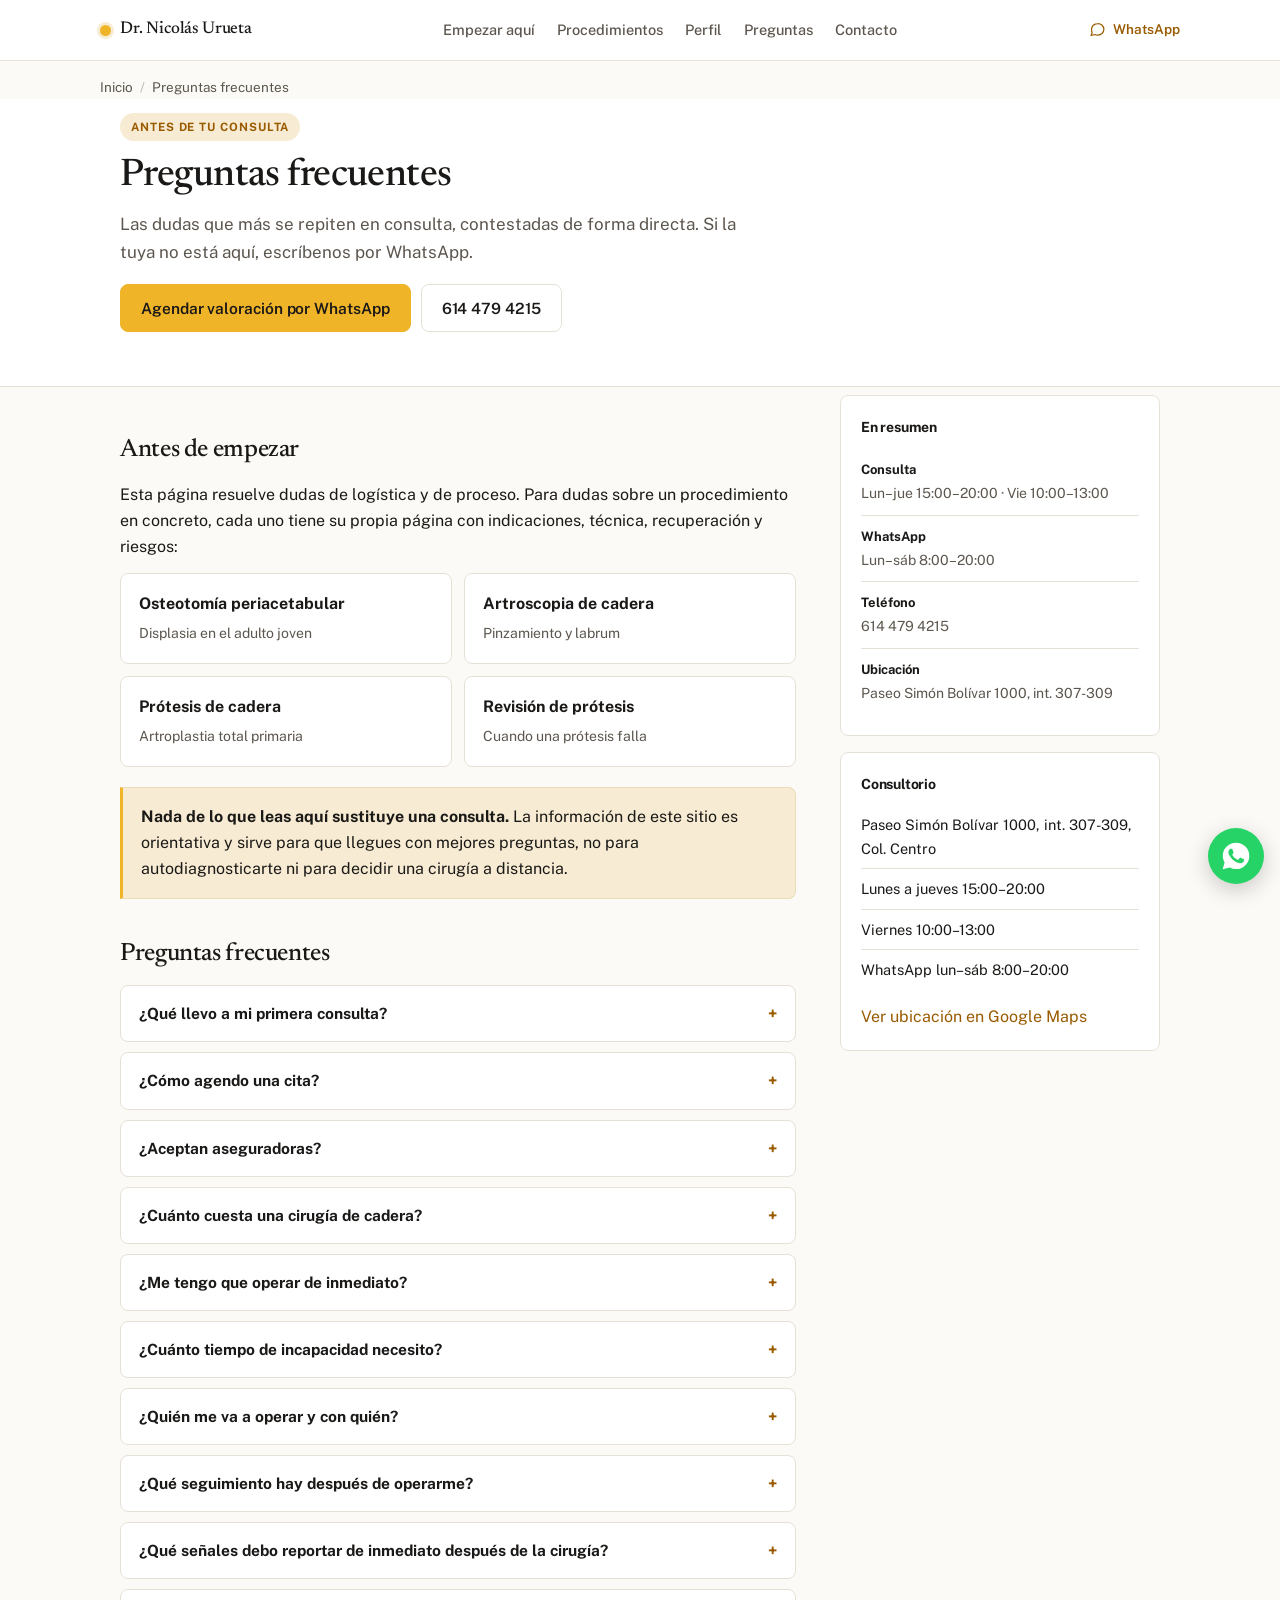
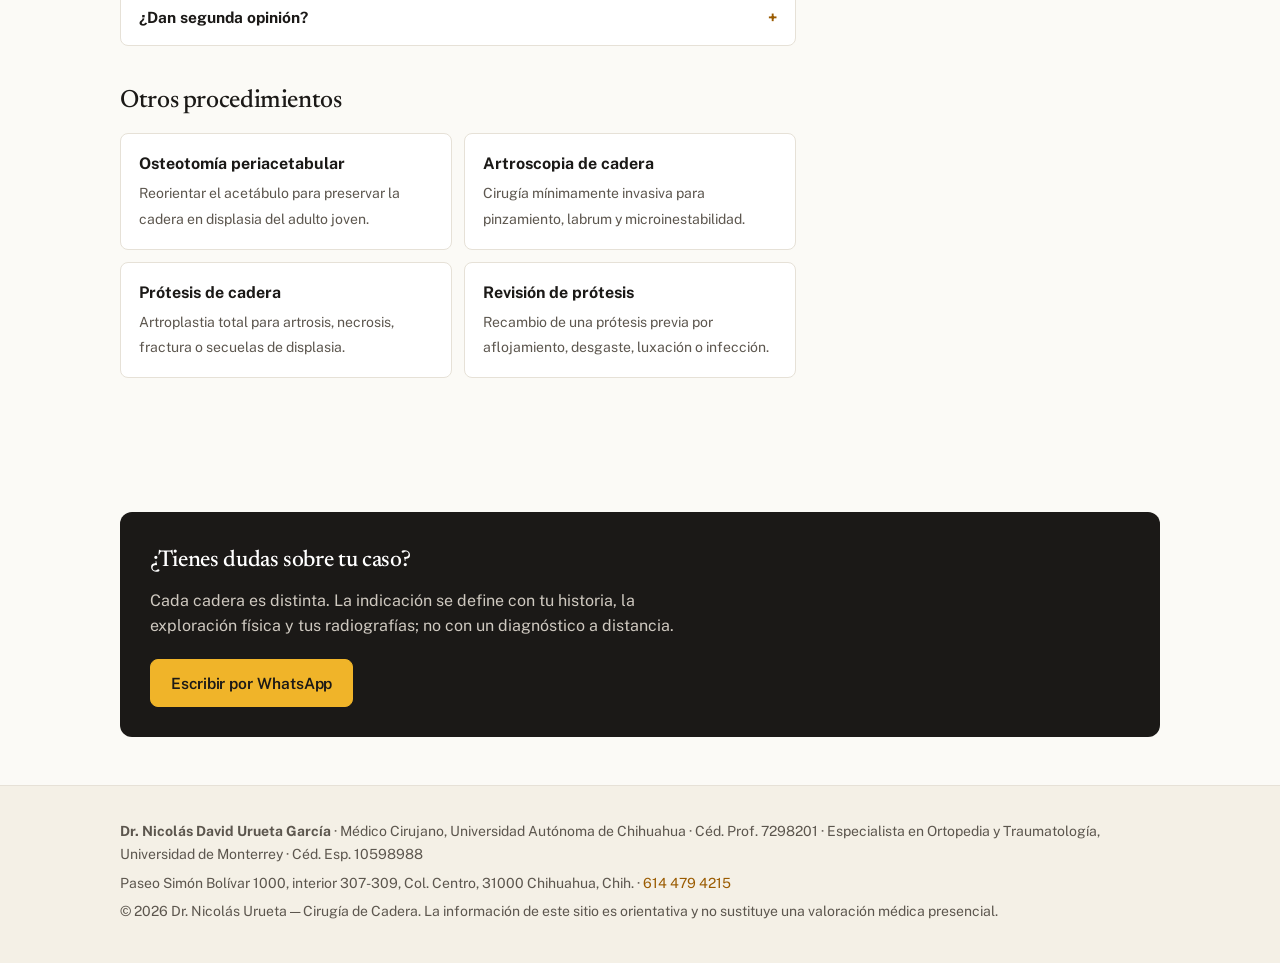
<file: preguntas-frecuentes.html>
<!doctype html>
<html lang="es-MX">
<head>
  <meta charset="utf-8">
  <meta name="viewport" content="width=device-width, initial-scale=1">
  <meta name="google-site-verification" content="ORVi8z3fPBfjzz4dWHsPCKyTEjBym1CVmNgonIQuiCM">
  <!-- Google tag (gtag.js) -->
  <script async src="https://www.googletagmanager.com/gtag/js?id=G-1K8H9Z2335"></script>
  <script>
    window.dataLayer = window.dataLayer || [];
    function gtag(){dataLayer.push(arguments);}
    gtag('js', new Date());
    gtag('config', 'G-1K8H9Z2335');
  </script>
  <title>Preguntas frecuentes sobre cirugía de cadera | Dr. Nicolás Urueta</title>
  <meta name="description" content="Dudas frecuentes sobre la consulta, los estudios que hay que llevar, costos, aseguradoras, tiempos de recuperación y controles en cirugía de cadera. Chihuahua.">
  <link rel="canonical" href="https://www.druruetacirugiacadera.com.mx/preguntas-frecuentes">
  <link rel="icon" href="/favicon.svg" type="image/svg+xml">
  <link rel="apple-touch-icon" href="/apple-touch-icon.png">
  <meta name="theme-color" content="#F0B429">
  <meta name="robots" content="index,follow,max-image-preview:large">
  <meta name="geo.region" content="MX-CHH">
  <meta name="geo.placename" content="Chihuahua">

  <meta property="og:type" content="article">
  <meta property="og:locale" content="es_MX">
  <meta property="og:site_name" content="Dr. Nicolás Urueta · Cirugía de Cadera">
  <meta property="og:title" content="Preguntas frecuentes sobre cirugía de cadera | Dr. Nicolás Urueta">
  <meta property="og:description" content="Dudas frecuentes sobre la consulta, los estudios que hay que llevar, costos, aseguradoras, tiempos de recuperación y controles en cirugía de cadera. Chihuahua.">
  <meta property="og:url" content="https://www.druruetacirugiacadera.com.mx/preguntas-frecuentes">
  <meta property="og:image" content="https://www.druruetacirugiacadera.com.mx/og.jpg">
  <meta property="og:image:width" content="1200">
  <meta property="og:image:height" content="630">
  <meta name="twitter:card" content="summary_large_image">
  <meta name="twitter:title" content="Preguntas frecuentes sobre cirugía de cadera | Dr. Nicolás Urueta">
  <meta name="twitter:description" content="Dudas frecuentes sobre la consulta, los estudios que hay que llevar, costos, aseguradoras, tiempos de recuperación y controles en cirugía de cadera. Chihuahua.">
  <meta name="twitter:image" content="https://www.druruetacirugiacadera.com.mx/og.jpg">

  <link rel="preconnect" href="https://fonts.googleapis.com" crossorigin>
  <link href="https://fonts.googleapis.com/css2?family=Newsreader:opsz,wght@6..72,400;6..72,500&family=Public+Sans:wght@400;500;600;700&display=swap" rel="stylesheet">
  <link rel="stylesheet" href="/estilos.css">

  <script type="application/ld+json">
{
  "@context": "https://schema.org",
  "@graph": [
    {
      "@type": "MedicalWebPage",
      "@id": "https://www.druruetacirugiacadera.com.mx/preguntas-frecuentes#page",
      "url": "https://www.druruetacirugiacadera.com.mx/preguntas-frecuentes",
      "name": "Preguntas frecuentes sobre cirugía de cadera | Dr. Nicolás Urueta",
      "description": "Dudas frecuentes sobre la consulta, los estudios que hay que llevar, costos, aseguradoras, tiempos de recuperación y controles en cirugía de cadera. Chihuahua.",
      "inLanguage": "es-MX",
      "isPartOf": {
        "@type": "WebSite",
        "url": "https://www.druruetacirugiacadera.com.mx/"
      },
      "about": {
        "@id": "https://www.druruetacirugiacadera.com.mx/#physician"
      },
      "author": {
        "@id": "https://www.druruetacirugiacadera.com.mx/#physician"
      }
    },
    {
      "@type": "BreadcrumbList",
      "itemListElement": [
        {
          "@type": "ListItem",
          "position": 1,
          "name": "Inicio",
          "item": "https://www.druruetacirugiacadera.com.mx/"
        },
        {
          "@type": "ListItem",
          "position": 2,
          "name": "Preguntas frecuentes",
          "item": "https://www.druruetacirugiacadera.com.mx/preguntas-frecuentes"
        }
      ]
    },
    {
      "@type": "FAQPage",
      "mainEntity": [
        {
          "@type": "Question",
          "name": "¿Qué llevo a mi primera consulta?",
          "acceptedAnswer": {
            "@type": "Answer",
            "text": "Trae los estudios que ya tengas, y trae las imágenes, no solo los informes: radiografías, resonancia o tomografía, en disco, USB o en la aplicación del hospital. El reporte escrito ayuda, pero la imagen dice cosas que el informe no recoge. Trae también la lista de los medicamentos que tomas, tus antecedentes médicos y quirúrgicos, y si vienes derivado, el resumen de tu médico. Si tienes seguro de gastos médicos mayores, trae tu póliza."
          }
        },
        {
          "@type": "Question",
          "name": "¿Cómo agendo una cita?",
          "acceptedAnswer": {
            "@type": "Answer",
            "text": "Por WhatsApp al 614 215 7019, disponible de lunes a sábado de 8:00 a 20:00, o por teléfono al 614 479 4215. La consulta es en Paseo Simón Bolívar 1000, interior 307-309, Col. Centro, en Christus Muguerza Del Parque. La atención es con cita previa."
          }
        },
        {
          "@type": "Question",
          "name": "¿Aceptan aseguradoras?",
          "acceptedAnswer": {
            "@type": "Answer",
            "text": "Sí, se trabaja con las principales aseguradoras de gastos médicos mayores y se apoya con el trámite de autorización y los informes que solicitan. Coméntanos qué aseguradora tienes al agendar, para revisar el convenio y explicarte cómo funciona en tu caso."
          }
        },
        {
          "@type": "Question",
          "name": "¿Cuánto cuesta una cirugía de cadera?",
          "acceptedAnswer": {
            "@type": "Answer",
            "text": "No hay un precio único, y desconfía de quien te dé una cifra sin haberte valorado. El costo depende del procedimiento, del hospital, del implante que requiera tu caso y de si es particular o por aseguradora. Después de la valoración se te entrega un presupuesto desglosado, separando honorarios médicos, hospital e implantes, para que sepas exactamente qué cubre cada concepto. En el caso de la prótesis de cadera, puedes ver <a href=\"/costo-protesis-de-cadera\">qué incluye el costo</a>."
          }
        },
        {
          "@type": "Question",
          "name": "¿Me tengo que operar de inmediato?",
          "acceptedAnswer": {
            "@type": "Answer",
            "text": "Casi nunca. Salvo una fractura o una infección, la cirugía de cadera es programada y hay tiempo para entender la indicación, resolver dudas y organizarte. Si en tu caso la cirugía se puede diferir o incluso evitar con tratamiento conservador, se te va a decir. Y si el tiempo juega en contra —como cuando hay cartílago que aún se puede preservar— también se te va a decir con claridad."
          }
        },
        {
          "@type": "Question",
          "name": "¿Cuánto tiempo de incapacidad necesito?",
          "acceptedAnswer": {
            "@type": "Answer",
            "text": "Depende del procedimiento y de tu trabajo. Un trabajo de escritorio permite volver antes que uno que exige estar de pie, cargar o manejar largas distancias. En la consulta se estima el tiempo para tu caso concreto y se expide la incapacidad correspondiente."
          }
        },
        {
          "@type": "Question",
          "name": "¿Quién me va a operar y con quién?",
          "acceptedAnswer": {
            "@type": "Answer",
            "text": "El Dr. Urueta realiza la cirugía, con un equipo quirúrgico estable: médico ayudante, anestesiólogo y proveedor de material con el que se trabaja habitualmente. Antes de la cirugía se te dice quién va a estar en el quirófano, en qué hospital y a qué hora debes presentarte."
          }
        },
        {
          "@type": "Question",
          "name": "¿Qué seguimiento hay después de operarme?",
          "acceptedAnswer": {
            "@type": "Answer",
            "text": "Al día siguiente de la cirugía recibes por WhatsApp tu protocolo de rehabilitación, con los ejercicios y los cuidados de la herida por escrito. A la semana te contactamos para saber cómo vas y confirmarte tu cita de control. En artroplastia el control suele ser a los 14 días, para retiro de material de sutura; en artroscopia, alrededor de los 10 días. Después se programan los controles periódicos, que se mantienen aunque ya no te duela."
          }
        },
        {
          "@type": "Question",
          "name": "¿Qué señales debo reportar de inmediato después de la cirugía?",
          "acceptedAnswer": {
            "@type": "Answer",
            "text": "Fiebre o escalofríos. Salida de líquido, pus o sangrado por la herida, o herida abierta o enrojecida. Dolor o hinchazón de la pantorrilla, dificultad para respirar o dolor en el pecho. Dolor que aumenta en vez de disminuir, o imposibilidad para apoyar. Una caída, o la sensación de que la articulación operada se salió de su lugar. Cualquiera de esas situaciones se reporta enseguida por WhatsApp o por teléfono, sin esperar a la cita."
          }
        },
        {
          "@type": "Question",
          "name": "¿Dan segunda opinión?",
          "acceptedAnswer": {
            "@type": "Answer",
            "text": "Sí. Si ya tienes un diagnóstico y una propuesta de cirugía de otro médico, puedes traer tus estudios para revisarlos. Se te va a dar una opinión honesta, incluso cuando coincide con la que ya tienes. En cirugía de cadera pedir una segunda opinión antes de una prótesis o de una cirugía de preservación es razonable y no debería incomodar a nadie."
          }
        }
      ]
    }
  ]
}
  </script>
</head>
<body>

  <header class="nav">
    <div class="wrap nav-inner">
      <a class="brand" href="/">
        <span class="dot"></span>
        <span class="brandname">Dr. Nicolás Urueta</span>
      </a>
      <nav aria-label="Principal">
        <ul>
          <li><a href="/#motivos">Empezar aquí</a></li>
          <li><a href="/#procedimientos">Procedimientos</a></li>
          <li><a href="/dr-nicolas-urueta">Perfil</a></li>
          <li><a href="/preguntas-frecuentes">Preguntas</a></li>
          <li><a href="/#contacto">Contacto</a></li>
        </ul>
      </nav>
      <a class="nav-cta" href="https://wa.me/526142157019?text=Hola%2C%20me%20gustar%C3%ADa%20agendar%20una%20cita"><svg viewBox="0 0 24 24" fill="none" stroke="currentColor" stroke-width="1.7" stroke-linecap="round" stroke-linejoin="round" aria-hidden="true"><path d="M21 11.5a8.4 8.4 0 0 1-9 8.4 9 9 0 0 1-3.7-.8L3 20.5l1.4-4.2A8.3 8.3 0 0 1 3.6 12a8.4 8.4 0 0 1 8.4-8.4 8.4 8.4 0 0 1 9 7.9Z"/></svg> WhatsApp</a>
    </div>
  </header>

  <div class="wrap crumb"><a href="/">Inicio</a><span>/</span>Preguntas frecuentes</div>

  <section class="page-hero" style="border-top:none;padding-top:14px">
    <div class="wrap">
      <span class="chip">Antes de tu consulta</span>
      <h1>Preguntas frecuentes</h1>
      <p class="lead">Las dudas que más se repiten en consulta, contestadas de forma directa. Si la tuya no está aquí, escríbenos por WhatsApp.</p>
      <div class="cta-row">
        <a class="btn btn-primary" href="https://wa.me/526142157019?text=Hola%2C%20me%20gustar%C3%ADa%20agendar%20una%20cita">Agendar valoración por WhatsApp</a>
        <a class="btn btn-ghost" href="tel:+526144794215">614 479 4215</a>
      </div>
    </div>
  </section>

  <section style="border-top:none;padding-top:8px">
    <div class="wrap layout">
      <div class="prose">

  <h2>Antes de empezar</h2>
  <p>Esta página resuelve dudas de logística y de proceso. Para dudas sobre un procedimiento en concreto, cada uno tiene su propia página con indicaciones, técnica, recuperación y riesgos:</p>
  <div class="related" style="margin-bottom:8px">
    <a href="/osteotomia-periacetabular"><b>Osteotomía periacetabular</b><span>Displasia en el adulto joven</span></a>
    <a href="/artroscopia-de-cadera"><b>Artroscopia de cadera</b><span>Pinzamiento y labrum</span></a>
    <a href="/protesis-de-cadera"><b>Prótesis de cadera</b><span>Artroplastia total primaria</span></a>
    <a href="/revision-de-protesis"><b>Revisión de prótesis</b><span>Cuando una prótesis falla</span></a>
  </div>
  <div class="callout">
    <p><strong>Nada de lo que leas aquí sustituye una consulta.</strong> La información de este sitio es orientativa y sirve para que llegues con mejores preguntas, no para autodiagnosticarte ni para decidir una cirugía a distancia.</p>
  </div>
 
  <h2>Preguntas frecuentes</h2>
  <details class="faq"><summary>¿Qué llevo a mi primera consulta?</summary><div class="body"><p>Trae los estudios que ya tengas, y trae las imágenes, no solo los informes: radiografías, resonancia o tomografía, en disco, USB o en la aplicación del hospital. El reporte escrito ayuda, pero la imagen dice cosas que el informe no recoge.</p><p>Trae también la lista de los medicamentos que tomas, tus antecedentes médicos y quirúrgicos, y si vienes derivado, el resumen de tu médico. Si tienes seguro de gastos médicos mayores, trae tu póliza.</p></div></details>
  <details class="faq"><summary>¿Cómo agendo una cita?</summary><div class="body"><p>Por WhatsApp al 614 215 7019, disponible de lunes a sábado de 8:00 a 20:00, o por teléfono al 614 479 4215.</p><p>La consulta es en Paseo Simón Bolívar 1000, interior 307-309, Col. Centro, en Christus Muguerza Del Parque. La atención es con cita previa.</p></div></details>
  <details class="faq"><summary>¿Aceptan aseguradoras?</summary><div class="body"><p>Sí, se trabaja con las principales aseguradoras de gastos médicos mayores y se apoya con el trámite de autorización y los informes que solicitan.</p><p>Coméntanos qué aseguradora tienes al agendar, para revisar el convenio y explicarte cómo funciona en tu caso.</p></div></details>
  <details class="faq"><summary>¿Cuánto cuesta una cirugía de cadera?</summary><div class="body"><p>No hay un precio único, y desconfía de quien te dé una cifra sin haberte valorado. El costo depende del procedimiento, del hospital, del implante que requiera tu caso y de si es particular o por aseguradora.</p><p>Después de la valoración se te entrega un presupuesto desglosado, separando honorarios médicos, hospital e implantes, para que sepas exactamente qué cubre cada concepto. En el caso de la prótesis de cadera, puedes ver <a href="/costo-protesis-de-cadera">qué incluye el costo</a>.</p></div></details>
  <details class="faq"><summary>¿Me tengo que operar de inmediato?</summary><div class="body"><p>Casi nunca. Salvo una fractura o una infección, la cirugía de cadera es programada y hay tiempo para entender la indicación, resolver dudas y organizarte.</p><p>Si en tu caso la cirugía se puede diferir o incluso evitar con tratamiento conservador, se te va a decir. Y si el tiempo juega en contra —como cuando hay cartílago que aún se puede preservar— también se te va a decir con claridad.</p></div></details>
  <details class="faq"><summary>¿Cuánto tiempo de incapacidad necesito?</summary><div class="body"><p>Depende del procedimiento y de tu trabajo. Un trabajo de escritorio permite volver antes que uno que exige estar de pie, cargar o manejar largas distancias.</p><p>En la consulta se estima el tiempo para tu caso concreto y se expide la incapacidad correspondiente.</p></div></details>
  <details class="faq"><summary>¿Quién me va a operar y con quién?</summary><div class="body"><p>El Dr. Urueta realiza la cirugía, con un equipo quirúrgico estable: médico ayudante, anestesiólogo y proveedor de material con el que se trabaja habitualmente.</p><p>Antes de la cirugía se te dice quién va a estar en el quirófano, en qué hospital y a qué hora debes presentarte.</p></div></details>
  <details class="faq"><summary>¿Qué seguimiento hay después de operarme?</summary><div class="body"><p>Al día siguiente de la cirugía recibes por WhatsApp tu protocolo de rehabilitación, con los ejercicios y los cuidados de la herida por escrito.</p><p>A la semana te contactamos para saber cómo vas y confirmarte tu cita de control. En artroplastia el control suele ser a los 14 días, para retiro de material de sutura; en artroscopia, alrededor de los 10 días. Después se programan los controles periódicos, que se mantienen aunque ya no te duela.</p></div></details>
  <details class="faq"><summary>¿Qué señales debo reportar de inmediato después de la cirugía?</summary><div class="body"><p>Fiebre o escalofríos. Salida de líquido, pus o sangrado por la herida, o herida abierta o enrojecida. Dolor o hinchazón de la pantorrilla, dificultad para respirar o dolor en el pecho. Dolor que aumenta en vez de disminuir, o imposibilidad para apoyar. Una caída, o la sensación de que la articulación operada se salió de su lugar.</p><p>Cualquiera de esas situaciones se reporta enseguida por WhatsApp o por teléfono, sin esperar a la cita.</p></div></details>
  <details class="faq"><summary>¿Dan segunda opinión?</summary><div class="body"><p>Sí. Si ya tienes un diagnóstico y una propuesta de cirugía de otro médico, puedes traer tus estudios para revisarlos. Se te va a dar una opinión honesta, incluso cuando coincide con la que ya tienes.</p><p>En cirugía de cadera pedir una segunda opinión antes de una prótesis o de una cirugía de preservación es razonable y no debería incomodar a nadie.</p></div></details>
  <h2>Otros procedimientos</h2>
  <div class="related"><a href="/osteotomia-periacetabular"><b>Osteotomía periacetabular</b><span>Reorientar el acetábulo para preservar la cadera en displasia del adulto joven.</span></a><a href="/artroscopia-de-cadera"><b>Artroscopia de cadera</b><span>Cirugía mínimamente invasiva para pinzamiento, labrum y microinestabilidad.</span></a><a href="/protesis-de-cadera"><b>Prótesis de cadera</b><span>Artroplastia total para artrosis, necrosis, fractura o secuelas de displasia.</span></a><a href="/revision-de-protesis"><b>Revisión de prótesis</b><span>Recambio de una prótesis previa por aflojamiento, desgaste, luxación o infección.</span></a></div>
      </div>
      <div class="aside">
        <div class="card"><h4>En resumen</h4><div class="keyval" style="margin:0;border:none"><div><b>Consulta</b><span>Lun–jue 15:00–20:00 · Vie 10:00–13:00</span></div><div><b>WhatsApp</b><span>Lun–sáb 8:00–20:00</span></div><div><b>Teléfono</b><span>614 479 4215</span></div><div><b>Ubicación</b><span>Paseo Simón Bolívar 1000, int. 307-309</span></div></div></div>
        <div class="card">
          <h4>Consultorio</h4>
          <ul>
            <li>Paseo Simón Bolívar 1000, int. 307-309, Col. Centro</li>
            <li>Lunes a jueves 15:00–20:00</li>
            <li>Viernes 10:00–13:00</li>
            <li>WhatsApp lun–sáb 8:00–20:00</li>
          </ul>
          <p style="margin:14px 0 0"><a href="https://www.google.com/maps/place/Dr.+Nicolas+Urueta%2FCirugia+de+Cadera/@28.6292229,-106.0764218,16z/data=!3m1!4b1!4m6!3m5!1s0x86ea5dfb6e43054b:0x865b34112a9fd4a!8m2!3d28.6292229!4d-106.0738469!16s%2Fg%2F11rzkf9728">Ver ubicación en Google Maps</a></p>
        </div>
      </div>
    </div>
  </section>

  <section style="border-top:none">
    <div class="wrap">
      <div class="cta-band">
        <h2>¿Tienes dudas sobre tu caso?</h2>
        <p>Cada cadera es distinta. La indicación se define con tu historia, la exploración física y tus radiografías; no con un diagnóstico a distancia.</p>
        <a class="btn btn-primary" href="https://wa.me/526142157019?text=Hola%2C%20me%20gustar%C3%ADa%20agendar%20una%20cita">Escribir por WhatsApp</a>
      </div>
    </div>
  </section>

  <footer>
    <div class="wrap">
      <p class="muted" style="margin:0 0 6px"><strong>Dr. Nicolás David Urueta García</strong> · Médico Cirujano, Universidad Autónoma de Chihuahua · Céd. Prof. 7298201 · Especialista en Ortopedia y Traumatología, Universidad de Monterrey · Céd. Esp. 10598988</p>
      <p class="muted" style="margin:0 0 6px">Paseo Simón Bolívar 1000, interior 307-309, Col. Centro, 31000 Chihuahua, Chih. · <a href="tel:+526144794215">614 479 4215</a></p>
      <p class="muted" style="margin:0">© <span id="y"></span> Dr. Nicolás Urueta — Cirugía de Cadera. La información de este sitio es orientativa y no sustituye una valoración médica presencial.</p>
    </div>
  </footer>
  <a class="whatsapp-float" href="https://wa.me/526142157019?text=Hola%2C%20me%20gustar%C3%ADa%20agendar%20una%20cita" aria-label="Escribir por WhatsApp">
    <svg viewBox="0 0 24 24" fill="#fff" aria-hidden="true"><path d="M12.04 2A9.9 9.9 0 0 0 2.1 11.9c0 1.75.46 3.46 1.34 4.96L2 22l5.28-1.38a9.9 9.9 0 0 0 4.76 1.21h.01a9.9 9.9 0 0 0 9.9-9.9A9.9 9.9 0 0 0 12.04 2Zm5.8 14.03c-.24.68-1.4 1.3-1.93 1.35-.53.05-1.03.24-3.48-.72-2.95-1.16-4.8-4.2-4.95-4.4-.14-.2-1.17-1.56-1.17-2.98 0-1.42.74-2.12 1-2.41.26-.29.57-.36.76-.36l.55.01c.17 0 .41-.07.64.49.24.58.8 1.98.87 2.12.07.15.12.32.02.51-.1.2-.15.32-.29.5-.15.17-.31.38-.44.51-.15.14-.3.3-.13.6.17.29.76 1.26 1.63 2.04 1.12 1 2.06 1.31 2.35 1.46.29.14.46.12.63-.07.17-.2.73-.85.93-1.14.19-.29.39-.24.65-.15.27.1 1.7.8 1.99.95.29.14.48.22.55.34.07.13.07.75-.17 1.43Z"/></svg>
  </a>
  <script>document.getElementById('y').textContent=new Date().getFullYear();</script>
</body>
</html>
</file>
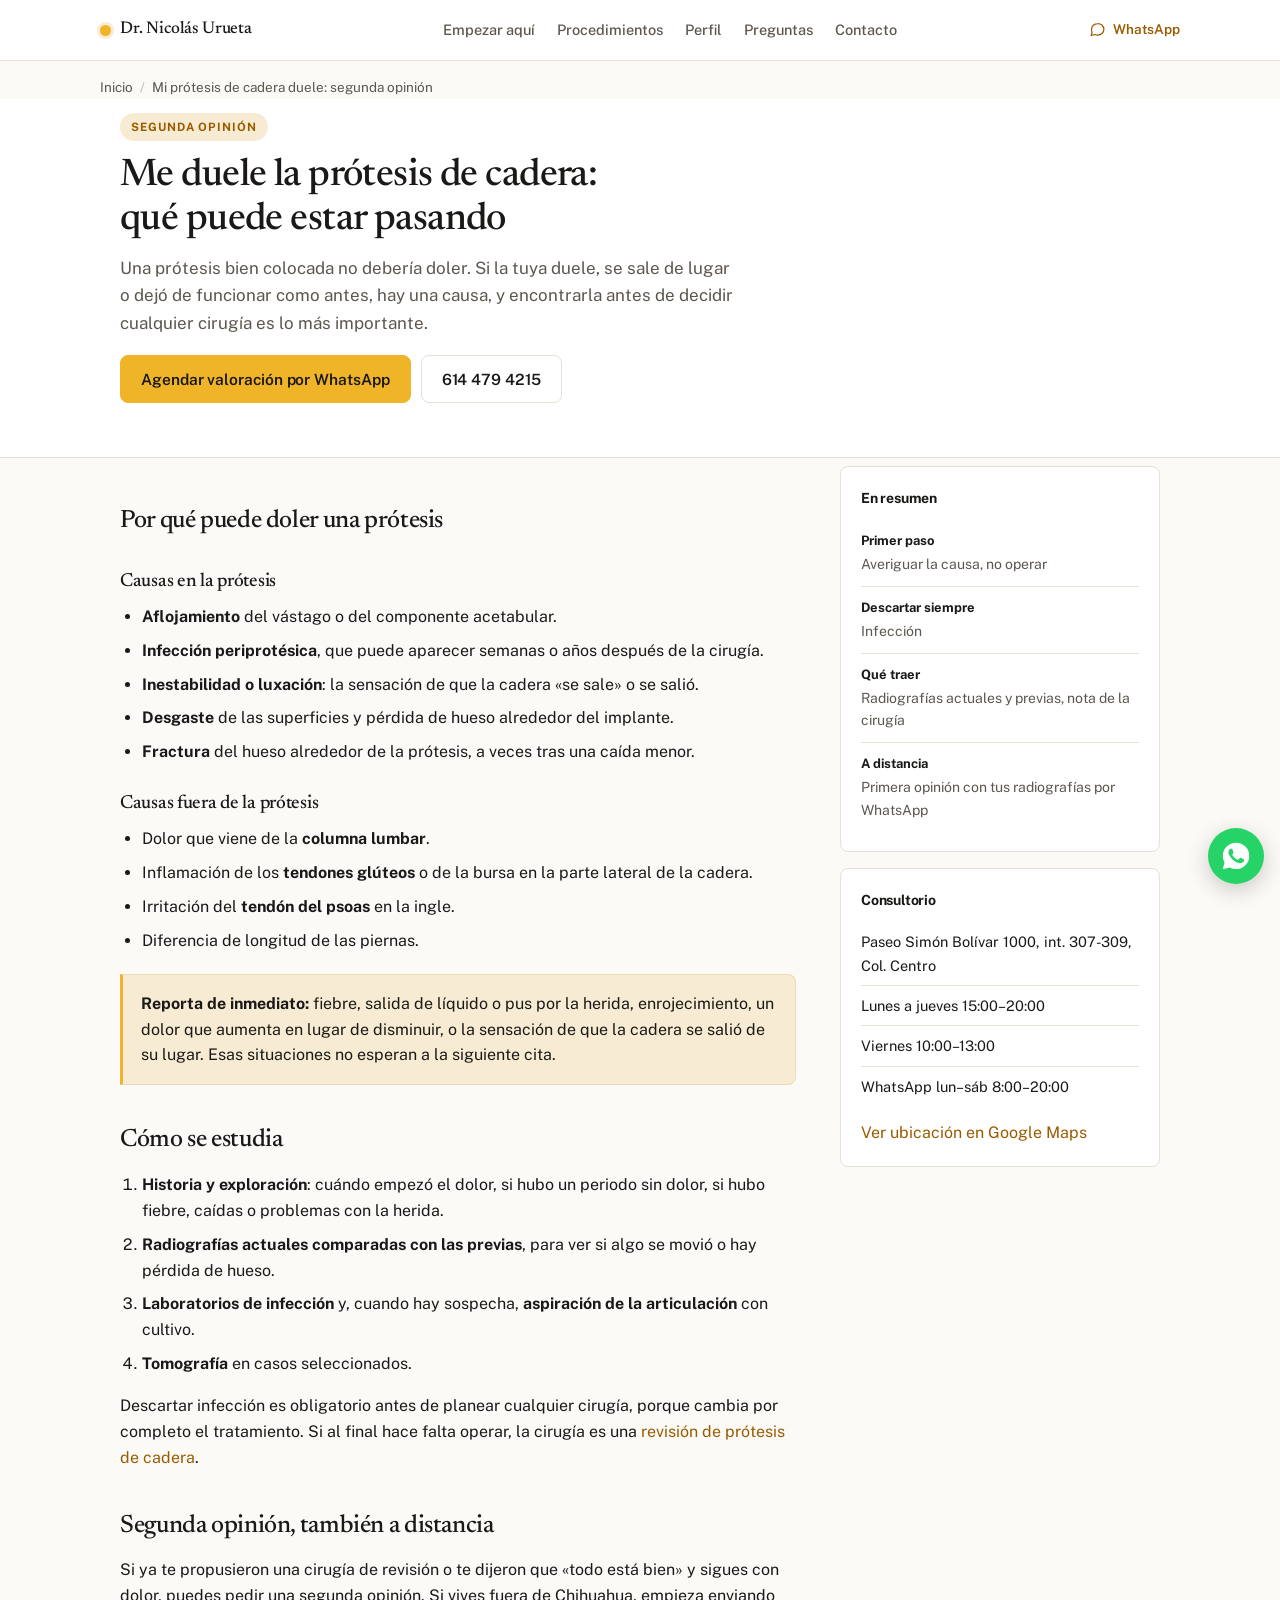
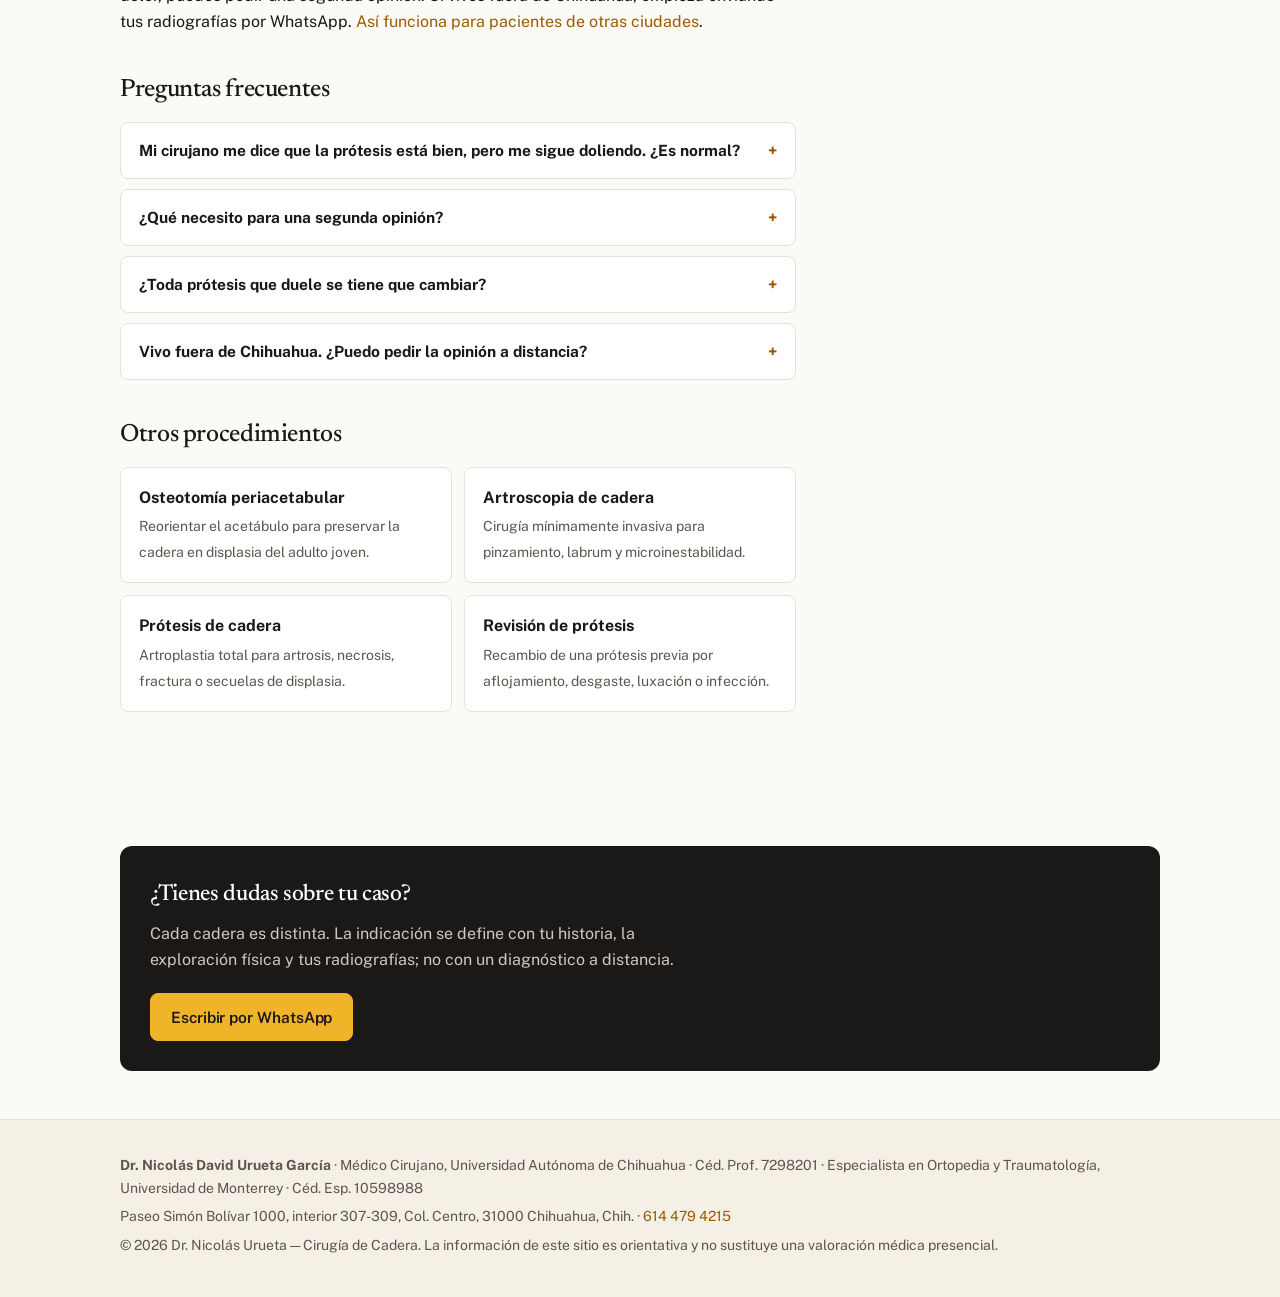
<file: protesis-de-cadera-que-duele.html>
<!doctype html>
<html lang="es-MX">
<head>
  <meta charset="utf-8">
  <meta name="viewport" content="width=device-width, initial-scale=1">
  <meta name="google-site-verification" content="ORVi8z3fPBfjzz4dWHsPCKyTEjBym1CVmNgonIQuiCM">
  <!-- Google tag (gtag.js) -->
  <script async src="https://www.googletagmanager.com/gtag/js?id=G-1K8H9Z2335"></script>
  <script>
    window.dataLayer = window.dataLayer || [];
    function gtag(){dataLayer.push(arguments);}
    gtag('js', new Date());
    gtag('config', 'G-1K8H9Z2335');
  </script>
  <title>Me duele la prótesis de cadera: causas y segunda opinión | Dr. Nicolás Urueta</title>
  <meta name="description" content="¿Tu prótesis de cadera duele, se sale de lugar o sientes que se aflojó? Causas, estudios, señales de alarma y cómo pedir una segunda opinión, también a distancia. Cirugía de revisión de cadera en Chihuahua.">
  <link rel="canonical" href="https://www.druruetacirugiacadera.com.mx/protesis-de-cadera-que-duele">
  <link rel="icon" href="/favicon.svg" type="image/svg+xml">
  <link rel="apple-touch-icon" href="/apple-touch-icon.png">
  <meta name="theme-color" content="#F0B429">
  <meta name="robots" content="index,follow,max-image-preview:large">
  <meta name="geo.region" content="MX-CHH">
  <meta name="geo.placename" content="Chihuahua">

  <meta property="og:type" content="article">
  <meta property="og:locale" content="es_MX">
  <meta property="og:site_name" content="Dr. Nicolás Urueta · Cirugía de Cadera">
  <meta property="og:title" content="Me duele la prótesis de cadera: causas y segunda opinión | Dr. Nicolás Urueta">
  <meta property="og:description" content="¿Tu prótesis de cadera duele, se sale de lugar o sientes que se aflojó? Causas, estudios, señales de alarma y cómo pedir una segunda opinión, también a distancia. Cirugía de revisión de cadera en Chihuahua.">
  <meta property="og:url" content="https://www.druruetacirugiacadera.com.mx/protesis-de-cadera-que-duele">
  <meta property="og:image" content="https://www.druruetacirugiacadera.com.mx/og.jpg">
  <meta property="og:image:width" content="1200">
  <meta property="og:image:height" content="630">
  <meta name="twitter:card" content="summary_large_image">
  <meta name="twitter:title" content="Me duele la prótesis de cadera: causas y segunda opinión | Dr. Nicolás Urueta">
  <meta name="twitter:description" content="¿Tu prótesis de cadera duele, se sale de lugar o sientes que se aflojó? Causas, estudios, señales de alarma y cómo pedir una segunda opinión, también a distancia. Cirugía de revisión de cadera en Chihuahua.">
  <meta name="twitter:image" content="https://www.druruetacirugiacadera.com.mx/og.jpg">

  <link rel="preconnect" href="https://fonts.googleapis.com" crossorigin>
  <link href="https://fonts.googleapis.com/css2?family=Newsreader:opsz,wght@6..72,400;6..72,500&family=Public+Sans:wght@400;500;600;700&display=swap" rel="stylesheet">
  <link rel="stylesheet" href="/estilos.css">

  <script type="application/ld+json">
{
  "@context": "https://schema.org",
  "@graph": [
    {
      "@type": "MedicalWebPage",
      "@id": "https://www.druruetacirugiacadera.com.mx/protesis-de-cadera-que-duele#page",
      "url": "https://www.druruetacirugiacadera.com.mx/protesis-de-cadera-que-duele",
      "name": "Me duele la prótesis de cadera: causas y segunda opinión | Dr. Nicolás Urueta",
      "description": "¿Tu prótesis de cadera duele, se sale de lugar o sientes que se aflojó? Causas, estudios, señales de alarma y cómo pedir una segunda opinión, también a distancia. Cirugía de revisión de cadera en Chihuahua.",
      "inLanguage": "es-MX",
      "isPartOf": {
        "@type": "WebSite",
        "url": "https://www.druruetacirugiacadera.com.mx/"
      },
      "about": {
        "@id": "https://www.druruetacirugiacadera.com.mx/#physician"
      },
      "author": {
        "@id": "https://www.druruetacirugiacadera.com.mx/#physician"
      }
    },
    {
      "@type": "BreadcrumbList",
      "itemListElement": [
        {
          "@type": "ListItem",
          "position": 1,
          "name": "Inicio",
          "item": "https://www.druruetacirugiacadera.com.mx/"
        },
        {
          "@type": "ListItem",
          "position": 2,
          "name": "Mi prótesis de cadera duele: segunda opinión",
          "item": "https://www.druruetacirugiacadera.com.mx/protesis-de-cadera-que-duele"
        }
      ]
    },
    {
      "@type": "FAQPage",
      "mainEntity": [
        {
          "@type": "Question",
          "name": "Mi cirujano me dice que la prótesis está bien, pero me sigue doliendo. ¿Es normal?",
          "acceptedAnswer": {
            "@type": "Answer",
            "text": "Las molestias de los primeros meses son esperables. Pero un dolor que no mejora con el tiempo, o uno nuevo en una prótesis que ya no dolía, merece un estudio completo. A veces la causa está fuera de la prótesis —la columna, los tendones glúteos, el psoas— y a veces en la prótesis misma. Pedir una segunda opinión en esa situación es razonable, y un buen cirujano no debería tomarlo a mal."
          }
        },
        {
          "@type": "Question",
          "name": "¿Qué necesito para una segunda opinión?",
          "acceptedAnswer": {
            "@type": "Answer",
            "text": "Tus radiografías actuales y, si las tienes, las de controles anteriores, para comparar. La nota de la cirugía o el resumen de alta, y si es posible las etiquetas del implante que se colocó. Si ya te hicieron laboratorios o una aspiración, tráelos también. Con eso se puede dar una opinión seria. Si faltan estudios, se te dice cuáles y por qué."
          }
        },
        {
          "@type": "Question",
          "name": "¿Toda prótesis que duele se tiene que cambiar?",
          "acceptedAnswer": {
            "@type": "Answer",
            "text": "No. Hay dolores que se resuelven sin cirugía, por ejemplo cuando el problema es tendinoso o viene de la columna. Y cuando sí hay una falla de la prótesis, no siempre se cambia todo: a veces solo un componente. La decisión depende de la causa, y por eso el estudio va primero."
          }
        },
        {
          "@type": "Question",
          "name": "Vivo fuera de Chihuahua. ¿Puedo pedir la opinión a distancia?",
          "acceptedAnswer": {
            "@type": "Answer",
            "text": "Sí. Puedes empezar enviando tus radiografías por WhatsApp para una primera opinión, y si hace falta una valoración completa hay videoconsulta y consultas presenciales en Ciudad Juárez."
          }
        }
      ]
    }
  ]
}
  </script>
</head>
<body>

  <header class="nav">
    <div class="wrap nav-inner">
      <a class="brand" href="/">
        <span class="dot"></span>
        <span class="brandname">Dr. Nicolás Urueta</span>
      </a>
      <nav aria-label="Principal">
        <ul>
          <li><a href="/#motivos">Empezar aquí</a></li>
          <li><a href="/#procedimientos">Procedimientos</a></li>
          <li><a href="/dr-nicolas-urueta">Perfil</a></li>
          <li><a href="/preguntas-frecuentes">Preguntas</a></li>
          <li><a href="/#contacto">Contacto</a></li>
        </ul>
      </nav>
      <a class="nav-cta" href="https://wa.me/526142157019?text=Hola%2C%20me%20gustar%C3%ADa%20agendar%20una%20cita"><svg viewBox="0 0 24 24" fill="none" stroke="currentColor" stroke-width="1.7" stroke-linecap="round" stroke-linejoin="round" aria-hidden="true"><path d="M21 11.5a8.4 8.4 0 0 1-9 8.4 9 9 0 0 1-3.7-.8L3 20.5l1.4-4.2A8.3 8.3 0 0 1 3.6 12a8.4 8.4 0 0 1 8.4-8.4 8.4 8.4 0 0 1 9 7.9Z"/></svg> WhatsApp</a>
    </div>
  </header>

  <div class="wrap crumb"><a href="/">Inicio</a><span>/</span>Mi prótesis de cadera duele: segunda opinión</div>

  <section class="page-hero" style="border-top:none;padding-top:14px">
    <div class="wrap">
      <span class="chip">Segunda opinión</span>
      <h1>Me duele la prótesis de cadera: qué puede estar pasando</h1>
      <p class="lead">Una prótesis bien colocada no debería doler. Si la tuya duele, se sale de lugar o dejó de funcionar como antes, hay una causa, y encontrarla antes de decidir cualquier cirugía es lo más importante.</p>
      <div class="cta-row">
        <a class="btn btn-primary" href="https://wa.me/526142157019?text=Hola%2C%20me%20gustar%C3%ADa%20agendar%20una%20cita">Agendar valoración por WhatsApp</a>
        <a class="btn btn-ghost" href="tel:+526144794215">614 479 4215</a>
      </div>
    </div>
  </section>

  <section style="border-top:none;padding-top:8px">
    <div class="wrap layout">
      <div class="prose">

  <h2>Por qué puede doler una prótesis</h2>
  <h3>Causas en la prótesis</h3>
  <ul>
    <li><strong>Aflojamiento</strong> del vástago o del componente acetabular.</li>
    <li><strong>Infección periprotésica</strong>, que puede aparecer semanas o años después de la cirugía.</li>
    <li><strong>Inestabilidad o luxación</strong>: la sensación de que la cadera «se sale» o se salió.</li>
    <li><strong>Desgaste</strong> de las superficies y pérdida de hueso alrededor del implante.</li>
    <li><strong>Fractura</strong> del hueso alrededor de la prótesis, a veces tras una caída menor.</li>
  </ul>
  <h3>Causas fuera de la prótesis</h3>
  <ul>
    <li>Dolor que viene de la <strong>columna lumbar</strong>.</li>
    <li>Inflamación de los <strong>tendones glúteos</strong> o de la bursa en la parte lateral de la cadera.</li>
    <li>Irritación del <strong>tendón del psoas</strong> en la ingle.</li>
    <li>Diferencia de longitud de las piernas.</li>
  </ul>

  <div class="callout">
    <p><strong>Reporta de inmediato:</strong> fiebre, salida de líquido o pus por la herida, enrojecimiento, un dolor que aumenta en lugar de disminuir, o la sensación de que la cadera se salió de su lugar. Esas situaciones no esperan a la siguiente cita.</p>
  </div>

  <h2>Cómo se estudia</h2>
  <ol>
    <li><strong>Historia y exploración</strong>: cuándo empezó el dolor, si hubo un periodo sin dolor, si hubo fiebre, caídas o problemas con la herida.</li>
    <li><strong>Radiografías actuales comparadas con las previas</strong>, para ver si algo se movió o hay pérdida de hueso.</li>
    <li><strong>Laboratorios de infección</strong> y, cuando hay sospecha, <strong>aspiración de la articulación</strong> con cultivo.</li>
    <li><strong>Tomografía</strong> en casos seleccionados.</li>
  </ol>
  <p>Descartar infección es obligatorio antes de planear cualquier cirugía, porque cambia por completo el tratamiento. Si al final hace falta operar, la cirugía es una <a href="/revision-de-protesis">revisión de prótesis de cadera</a>.</p>

  <h2>Segunda opinión, también a distancia</h2>
  <p>Si ya te propusieron una cirugía de revisión o te dijeron que «todo está bien» y sigues con dolor, puedes pedir una segunda opinión. Si vives fuera de Chihuahua, empieza enviando tus radiografías por WhatsApp. <a href="/ciudad-juarez-y-foraneos">Así funciona para pacientes de otras ciudades</a>.</p>

  <h2>Preguntas frecuentes</h2>
  <details class="faq"><summary>Mi cirujano me dice que la prótesis está bien, pero me sigue doliendo. ¿Es normal?</summary><div class="body"><p>Las molestias de los primeros meses son esperables. Pero un dolor que no mejora con el tiempo, o uno nuevo en una prótesis que ya no dolía, merece un estudio completo. A veces la causa está fuera de la prótesis —la columna, los tendones glúteos, el psoas— y a veces en la prótesis misma.</p><p>Pedir una segunda opinión en esa situación es razonable, y un buen cirujano no debería tomarlo a mal.</p></div></details>
  <details class="faq"><summary>¿Qué necesito para una segunda opinión?</summary><div class="body"><p>Tus radiografías actuales y, si las tienes, las de controles anteriores, para comparar. La nota de la cirugía o el resumen de alta, y si es posible las etiquetas del implante que se colocó. Si ya te hicieron laboratorios o una aspiración, tráelos también.</p><p>Con eso se puede dar una opinión seria. Si faltan estudios, se te dice cuáles y por qué.</p></div></details>
  <details class="faq"><summary>¿Toda prótesis que duele se tiene que cambiar?</summary><div class="body"><p>No. Hay dolores que se resuelven sin cirugía, por ejemplo cuando el problema es tendinoso o viene de la columna. Y cuando sí hay una falla de la prótesis, no siempre se cambia todo: a veces solo un componente.</p><p>La decisión depende de la causa, y por eso el estudio va primero.</p></div></details>
  <details class="faq"><summary>Vivo fuera de Chihuahua. ¿Puedo pedir la opinión a distancia?</summary><div class="body"><p>Sí. Puedes empezar enviando tus radiografías por WhatsApp para una primera opinión, y si hace falta una valoración completa hay videoconsulta y consultas presenciales en Ciudad Juárez.</p></div></details>
  <h2>Otros procedimientos</h2>
  <div class="related"><a href="/osteotomia-periacetabular"><b>Osteotomía periacetabular</b><span>Reorientar el acetábulo para preservar la cadera en displasia del adulto joven.</span></a><a href="/artroscopia-de-cadera"><b>Artroscopia de cadera</b><span>Cirugía mínimamente invasiva para pinzamiento, labrum y microinestabilidad.</span></a><a href="/protesis-de-cadera"><b>Prótesis de cadera</b><span>Artroplastia total para artrosis, necrosis, fractura o secuelas de displasia.</span></a><a href="/revision-de-protesis"><b>Revisión de prótesis</b><span>Recambio de una prótesis previa por aflojamiento, desgaste, luxación o infección.</span></a></div>
      </div>
      <div class="aside">
        <div class="card"><h4>En resumen</h4><div class="keyval" style="margin:0;border:none"><div><b>Primer paso</b><span>Averiguar la causa, no operar</span></div><div><b>Descartar siempre</b><span>Infección</span></div><div><b>Qué traer</b><span>Radiografías actuales y previas, nota de la cirugía</span></div><div><b>A distancia</b><span>Primera opinión con tus radiografías por WhatsApp</span></div></div></div>
        <div class="card">
          <h4>Consultorio</h4>
          <ul>
            <li>Paseo Simón Bolívar 1000, int. 307-309, Col. Centro</li>
            <li>Lunes a jueves 15:00–20:00</li>
            <li>Viernes 10:00–13:00</li>
            <li>WhatsApp lun–sáb 8:00–20:00</li>
          </ul>
          <p style="margin:14px 0 0"><a href="https://www.google.com/maps/place/Dr.+Nicolas+Urueta%2FCirugia+de+Cadera/@28.6292229,-106.0764218,16z/data=!3m1!4b1!4m6!3m5!1s0x86ea5dfb6e43054b:0x865b34112a9fd4a!8m2!3d28.6292229!4d-106.0738469!16s%2Fg%2F11rzkf9728">Ver ubicación en Google Maps</a></p>
        </div>
      </div>
    </div>
  </section>

  <section style="border-top:none">
    <div class="wrap">
      <div class="cta-band">
        <h2>¿Tienes dudas sobre tu caso?</h2>
        <p>Cada cadera es distinta. La indicación se define con tu historia, la exploración física y tus radiografías; no con un diagnóstico a distancia.</p>
        <a class="btn btn-primary" href="https://wa.me/526142157019?text=Hola%2C%20me%20gustar%C3%ADa%20agendar%20una%20cita">Escribir por WhatsApp</a>
      </div>
    </div>
  </section>

  <footer>
    <div class="wrap">
      <p class="muted" style="margin:0 0 6px"><strong>Dr. Nicolás David Urueta García</strong> · Médico Cirujano, Universidad Autónoma de Chihuahua · Céd. Prof. 7298201 · Especialista en Ortopedia y Traumatología, Universidad de Monterrey · Céd. Esp. 10598988</p>
      <p class="muted" style="margin:0 0 6px">Paseo Simón Bolívar 1000, interior 307-309, Col. Centro, 31000 Chihuahua, Chih. · <a href="tel:+526144794215">614 479 4215</a></p>
      <p class="muted" style="margin:0">© <span id="y"></span> Dr. Nicolás Urueta — Cirugía de Cadera. La información de este sitio es orientativa y no sustituye una valoración médica presencial.</p>
    </div>
  </footer>
  <a class="whatsapp-float" href="https://wa.me/526142157019?text=Hola%2C%20me%20gustar%C3%ADa%20agendar%20una%20cita" aria-label="Escribir por WhatsApp">
    <svg viewBox="0 0 24 24" fill="#fff" aria-hidden="true"><path d="M12.04 2A9.9 9.9 0 0 0 2.1 11.9c0 1.75.46 3.46 1.34 4.96L2 22l5.28-1.38a9.9 9.9 0 0 0 4.76 1.21h.01a9.9 9.9 0 0 0 9.9-9.9A9.9 9.9 0 0 0 12.04 2Zm5.8 14.03c-.24.68-1.4 1.3-1.93 1.35-.53.05-1.03.24-3.48-.72-2.95-1.16-4.8-4.2-4.95-4.4-.14-.2-1.17-1.56-1.17-2.98 0-1.42.74-2.12 1-2.41.26-.29.57-.36.76-.36l.55.01c.17 0 .41-.07.64.49.24.58.8 1.98.87 2.12.07.15.12.32.02.51-.1.2-.15.32-.29.5-.15.17-.31.38-.44.51-.15.14-.3.3-.13.6.17.29.76 1.26 1.63 2.04 1.12 1 2.06 1.31 2.35 1.46.29.14.46.12.63-.07.17-.2.73-.85.93-1.14.19-.29.39-.24.65-.15.27.1 1.7.8 1.99.95.29.14.48.22.55.34.07.13.07.75-.17 1.43Z"/></svg>
  </a>
  <script>document.getElementById('y').textContent=new Date().getFullYear();</script>
</body>
</html>
</file>
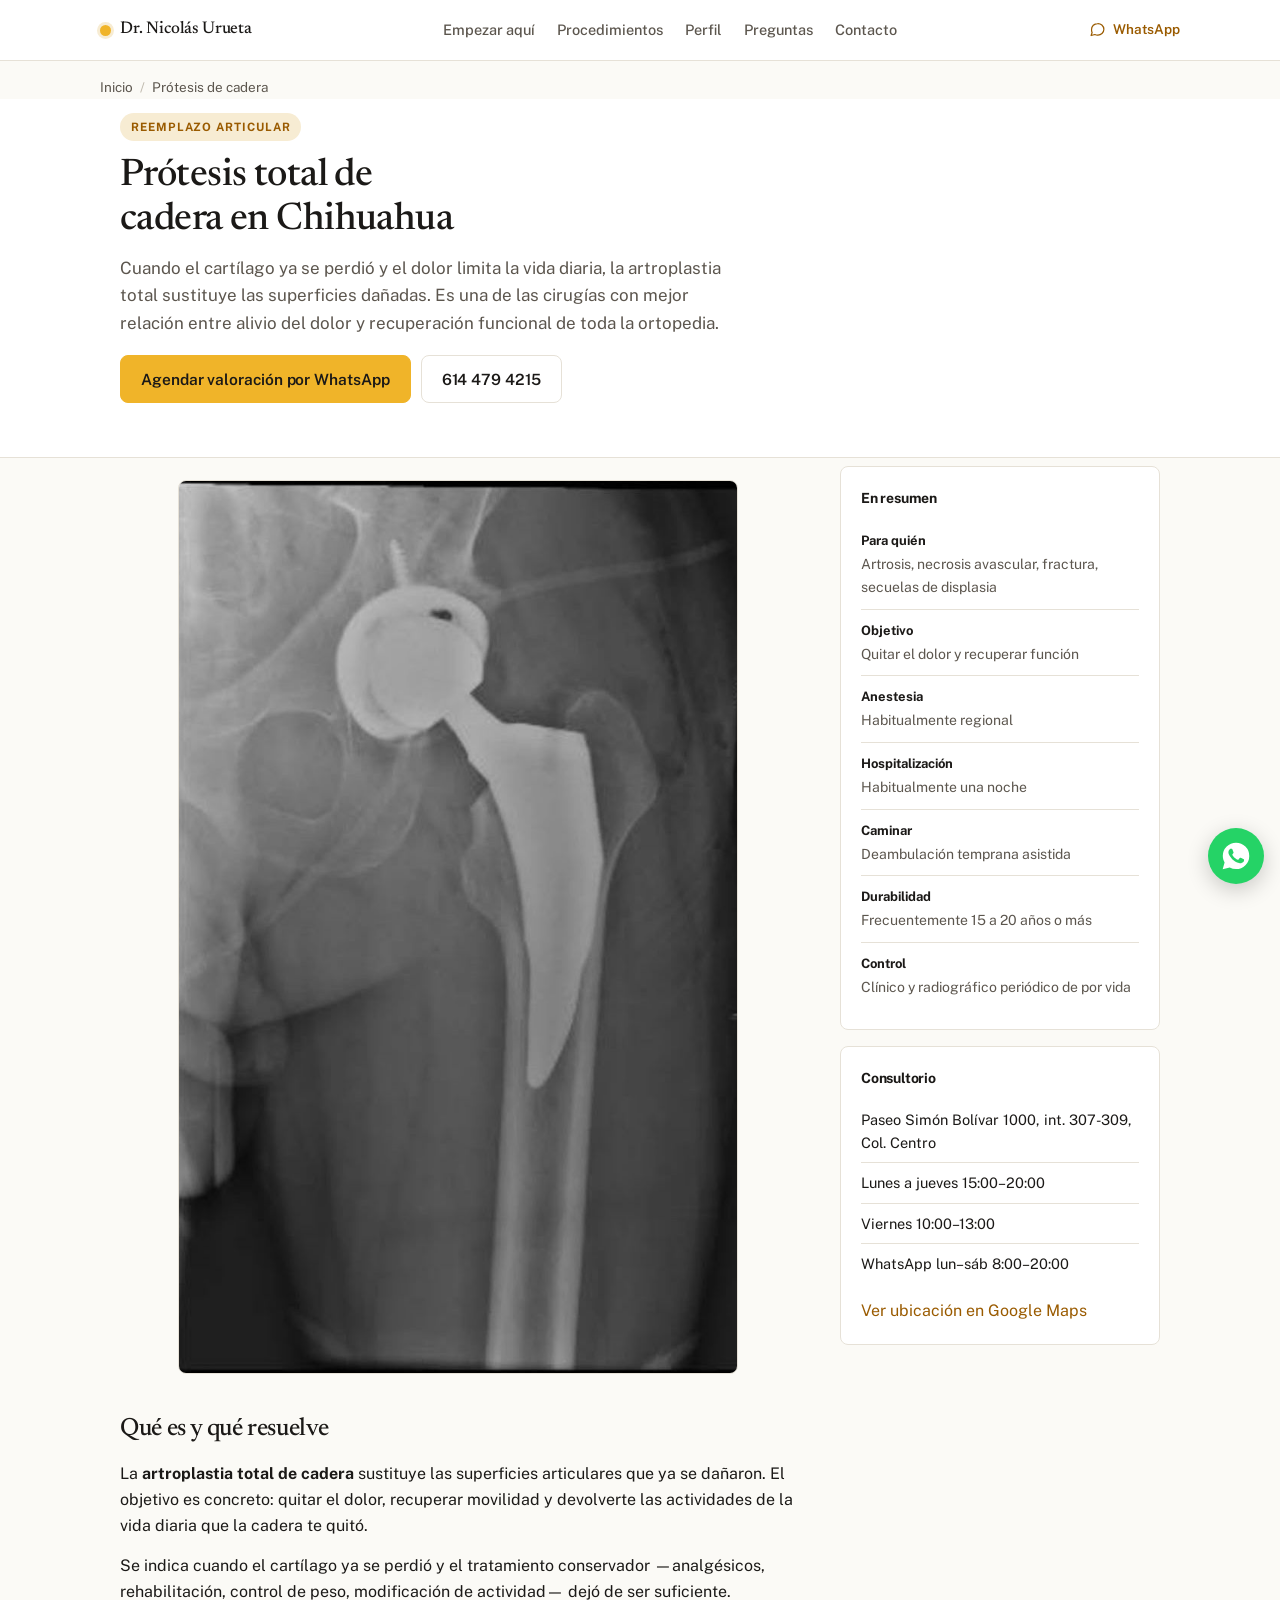
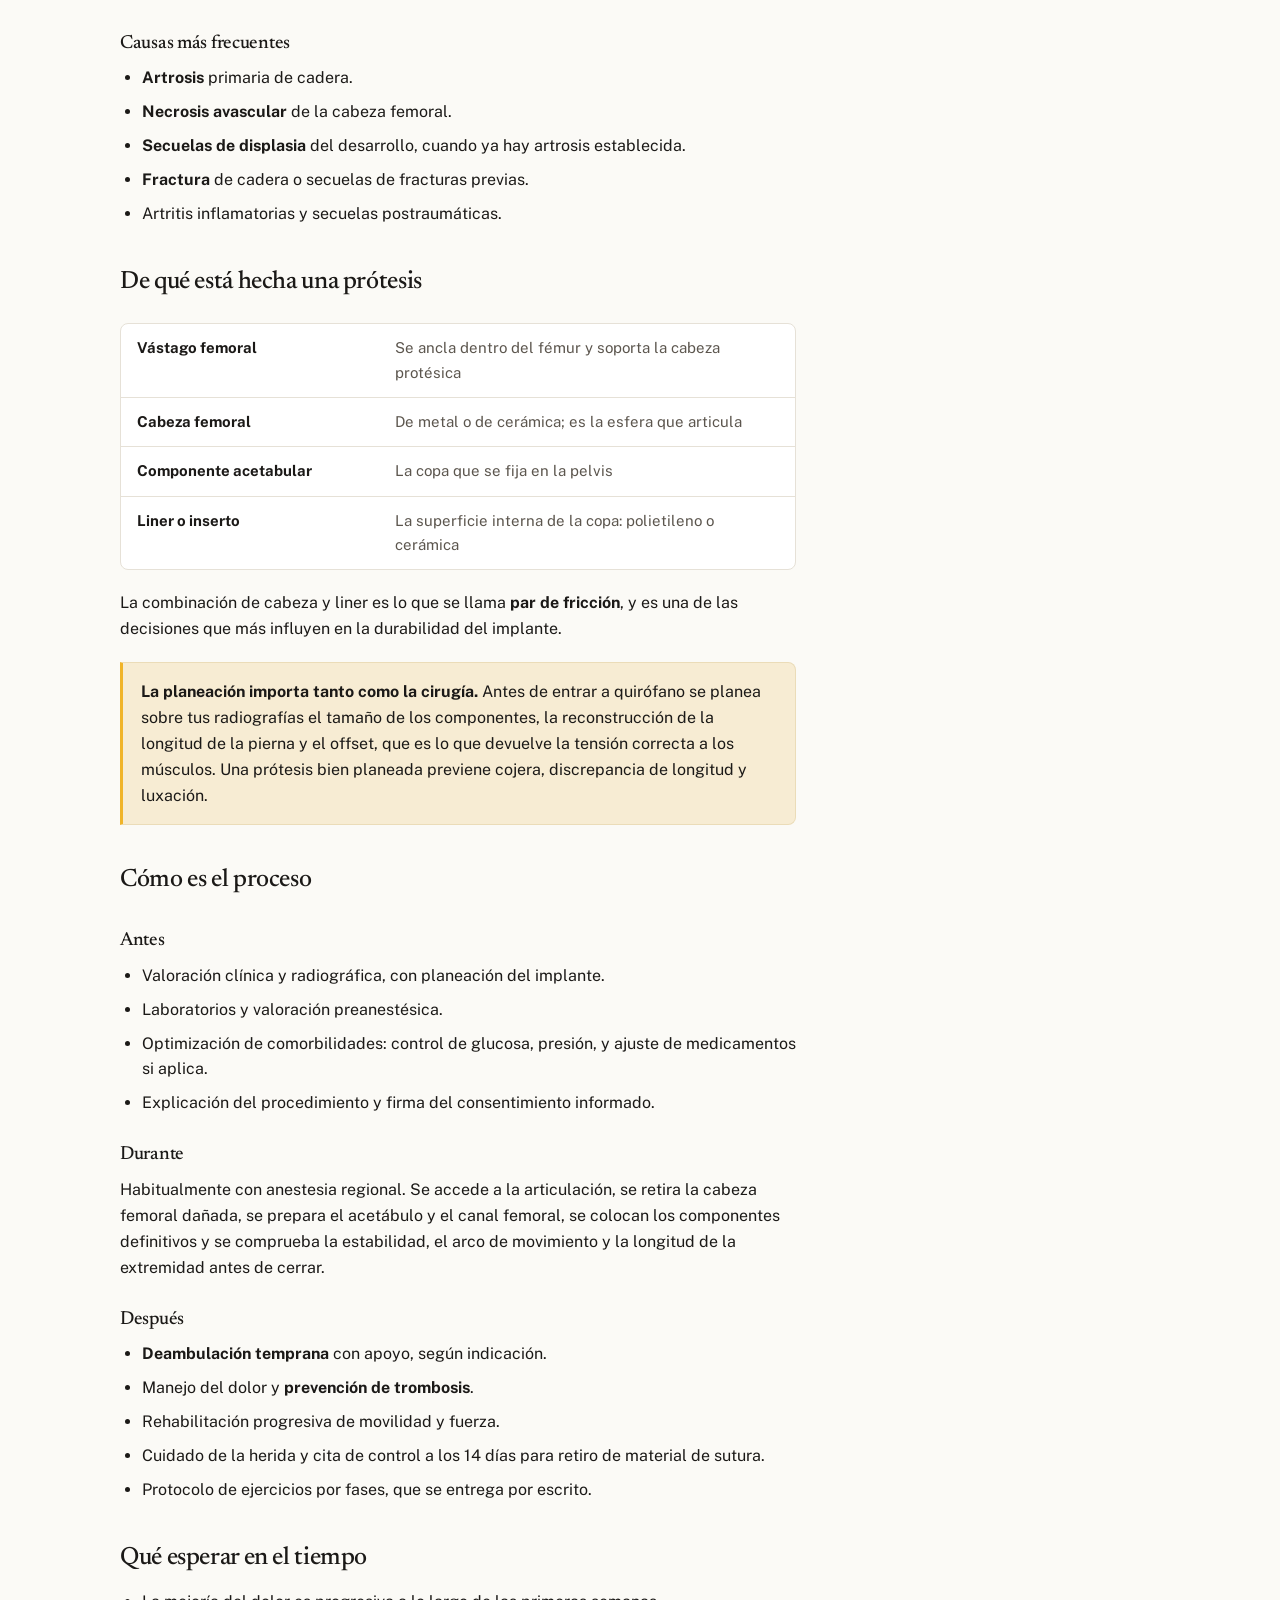
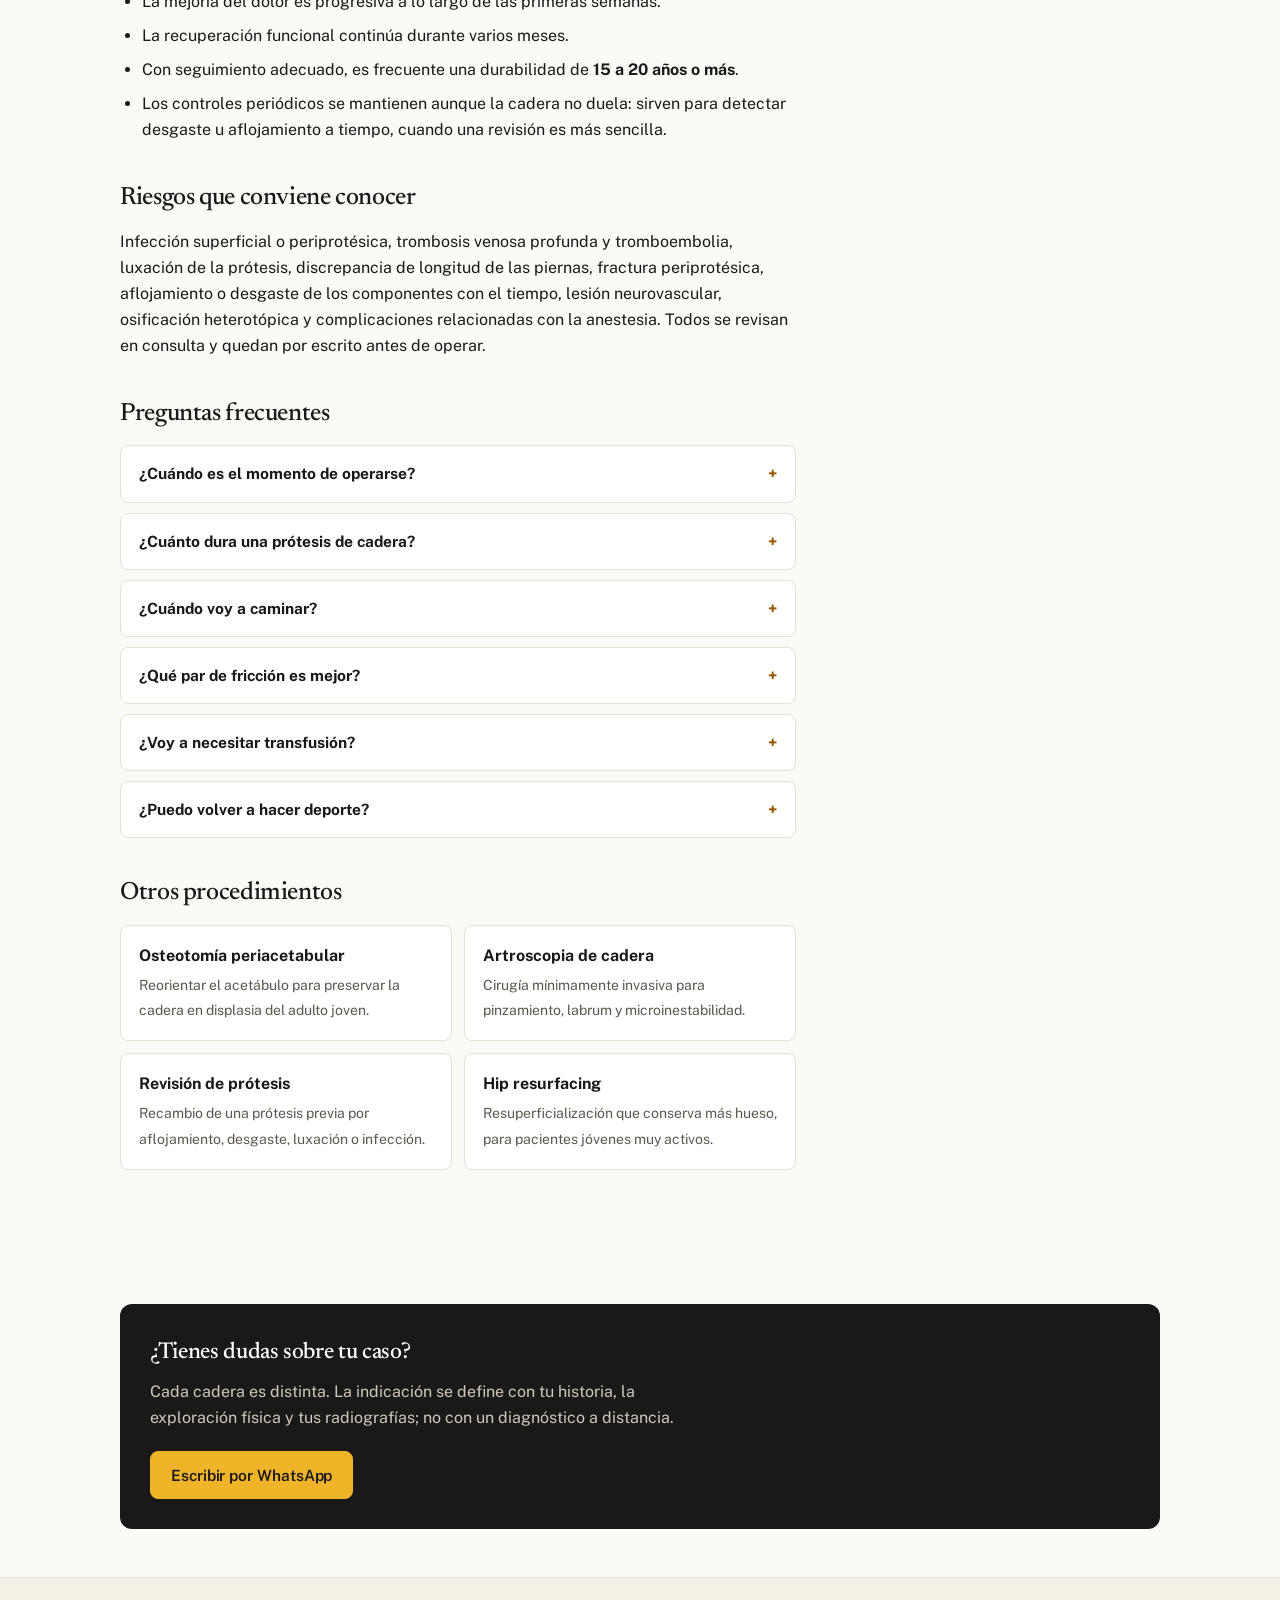
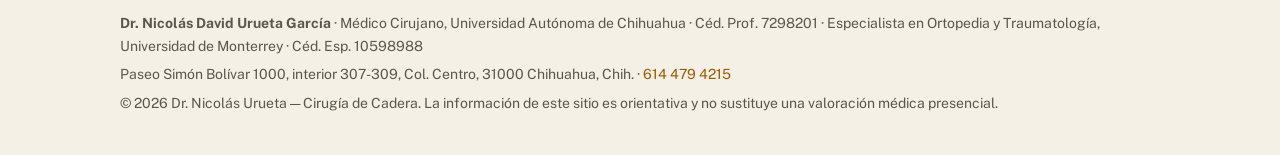
<file: protesis-de-cadera.html>
<!doctype html>
<html lang="es-MX">
<head>
  <meta charset="utf-8">
  <meta name="viewport" content="width=device-width, initial-scale=1">
  <meta name="google-site-verification" content="ORVi8z3fPBfjzz4dWHsPCKyTEjBym1CVmNgonIQuiCM">
  <!-- Google tag (gtag.js) -->
  <script async src="https://www.googletagmanager.com/gtag/js?id=G-1K8H9Z2335"></script>
  <script>
    window.dataLayer = window.dataLayer || [];
    function gtag(){dataLayer.push(arguments);}
    gtag('js', new Date());
    gtag('config', 'G-1K8H9Z2335');
  </script>
  <title>Prótesis de cadera en Chihuahua | Dr. Nicolás Urueta</title>
  <meta name="description" content="Artroplastia total de cadera en Chihuahua: indicaciones, componentes, pares de fricción, abordajes y recuperación. Dr. Nicolás Urueta, cirugía de cadera.">
  <link rel="canonical" href="https://www.druruetacirugiacadera.com.mx/protesis-de-cadera">
  <link rel="icon" href="/favicon.svg" type="image/svg+xml">
  <link rel="apple-touch-icon" href="/apple-touch-icon.png">
  <meta name="theme-color" content="#F0B429">
  <meta name="robots" content="index,follow,max-image-preview:large">
  <meta name="geo.region" content="MX-CHH">
  <meta name="geo.placename" content="Chihuahua">

  <meta property="og:type" content="article">
  <meta property="og:locale" content="es_MX">
  <meta property="og:site_name" content="Dr. Nicolás Urueta · Cirugía de Cadera">
  <meta property="og:title" content="Prótesis de cadera en Chihuahua | Dr. Nicolás Urueta">
  <meta property="og:description" content="Artroplastia total de cadera en Chihuahua: indicaciones, componentes, pares de fricción, abordajes y recuperación. Dr. Nicolás Urueta, cirugía de cadera.">
  <meta property="og:url" content="https://www.druruetacirugiacadera.com.mx/protesis-de-cadera">
  <meta property="og:image" content="https://www.druruetacirugiacadera.com.mx/og.jpg">
  <meta property="og:image:width" content="1200">
  <meta property="og:image:height" content="630">
  <meta name="twitter:card" content="summary_large_image">
  <meta name="twitter:title" content="Prótesis de cadera en Chihuahua | Dr. Nicolás Urueta">
  <meta name="twitter:description" content="Artroplastia total de cadera en Chihuahua: indicaciones, componentes, pares de fricción, abordajes y recuperación. Dr. Nicolás Urueta, cirugía de cadera.">
  <meta name="twitter:image" content="https://www.druruetacirugiacadera.com.mx/og.jpg">

  <link rel="preconnect" href="https://fonts.googleapis.com" crossorigin>
  <link href="https://fonts.googleapis.com/css2?family=Newsreader:opsz,wght@6..72,400;6..72,500&family=Public+Sans:wght@400;500;600;700&display=swap" rel="stylesheet">
  <link rel="stylesheet" href="/estilos.css">

  <script type="application/ld+json">
{
  "@context": "https://schema.org",
  "@graph": [
    {
      "@type": "MedicalWebPage",
      "@id": "https://www.druruetacirugiacadera.com.mx/protesis-de-cadera#page",
      "url": "https://www.druruetacirugiacadera.com.mx/protesis-de-cadera",
      "name": "Prótesis de cadera en Chihuahua | Dr. Nicolás Urueta",
      "description": "Artroplastia total de cadera en Chihuahua: indicaciones, componentes, pares de fricción, abordajes y recuperación. Dr. Nicolás Urueta, cirugía de cadera.",
      "inLanguage": "es-MX",
      "isPartOf": {
        "@type": "WebSite",
        "url": "https://www.druruetacirugiacadera.com.mx/"
      },
      "about": {
        "@id": "https://www.druruetacirugiacadera.com.mx/#physician"
      },
      "author": {
        "@id": "https://www.druruetacirugiacadera.com.mx/#physician"
      }
    },
    {
      "@type": "BreadcrumbList",
      "itemListElement": [
        {
          "@type": "ListItem",
          "position": 1,
          "name": "Inicio",
          "item": "https://www.druruetacirugiacadera.com.mx/"
        },
        {
          "@type": "ListItem",
          "position": 2,
          "name": "Prótesis de cadera",
          "item": "https://www.druruetacirugiacadera.com.mx/protesis-de-cadera"
        }
      ]
    },
    {
      "@type": "MedicalProcedure",
      "@id": "https://www.druruetacirugiacadera.com.mx/protesis-de-cadera#procedimiento",
      "name": "Artroplastia total de cadera",
      "procedureType": "https://schema.org/SurgicalProcedure",
      "bodyLocation": "Cadera",
      "description": "Artroplastia total de cadera en Chihuahua: indicaciones, componentes, pares de fricción, abordajes y recuperación. Dr. Nicolás Urueta, cirugía de cadera.",
      "howPerformed": "Se sustituyen las superficies articulares dañadas por un vástago femoral con cabeza protésica y un componente acetabular con su liner, seleccionando el par de fricción y el tamaño según el paciente.",
      "preparation": "Valoración clínica y radiográfica con planeación del implante, laboratorios, valoración preanestésica y optimización de comorbilidades.",
      "followup": "Deambulación temprana asistida, rehabilitación progresiva, prevención de trombosis y controles clínicos y radiográficos periódicos.",
      "url": "https://www.druruetacirugiacadera.com.mx/protesis-de-cadera"
    },
    {
      "@type": "FAQPage",
      "mainEntity": [
        {
          "@type": "Question",
          "name": "¿Cuándo es el momento de operarse?",
          "acceptedAnswer": {
            "@type": "Answer",
            "text": "No lo define la radiografía, lo define la vida diaria. El momento llega cuando el dolor te despierta por la noche, cuando ya no puedes caminar lo que necesitas caminar, cuando ponerte un zapato o subirte al coche se volvió un problema, y cuando el tratamiento conservador ya se agotó. Hay radiografías muy deterioradas en gente que funciona bien, y caderas menos alteradas que incapacitan. Se opera a la persona, no a la imagen."
          }
        },
        {
          "@type": "Question",
          "name": "¿Cuánto dura una prótesis de cadera?",
          "acceptedAnswer": {
            "@type": "Answer",
            "text": "Con los materiales actuales y un implante bien colocado, es frecuente que superen los 15 a 20 años, y muchas duran más. La cifra concreta depende de la edad, del peso, del nivel de actividad y del par de fricción elegido. Lo que sí conviene entender es que una prótesis es un implante mecánico y por eso se vigila con controles periódicos, aunque no duela."
          }
        },
        {
          "@type": "Question",
          "name": "¿Cuándo voy a caminar?",
          "acceptedAnswer": {
            "@type": "Answer",
            "text": "Pronto. La deambulación asistida se inicia de forma temprana, habitualmente en el postoperatorio inmediato, y esa movilización precoz es parte del tratamiento: reduce el riesgo de trombosis y acelera la recuperación. Caminar sin apoyos, subir escaleras con soltura y retomar la rutina completa es un proceso de semanas que se acompaña de rehabilitación."
          }
        },
        {
          "@type": "Question",
          "name": "¿Qué par de fricción es mejor?",
          "acceptedAnswer": {
            "@type": "Answer",
            "text": "No hay uno mejor para todos. Metal-polietileno, cerámica-polietileno y cerámica-cerámica tienen cada uno un perfil distinto de desgaste, de costo y de comportamiento. La elección se hace en función de la edad, la actividad esperada, la anatomía y la expectativa de durabilidad. Es una decisión que se explica y se toma en consulta, antes de la cirugía, no en el quirófano."
          }
        },
        {
          "@type": "Question",
          "name": "¿Voy a necesitar transfusión?",
          "acceptedAnswer": {
            "@type": "Answer",
            "text": "No es la regla. Se emplean medidas para reducir el sangrado y en la mayoría de los casos no se requiere. Aun así es una posibilidad que se contempla y se consiente por escrito, porque depende del caso concreto y de la complejidad."
          }
        },
        {
          "@type": "Question",
          "name": "¿Puedo volver a hacer deporte?",
          "acceptedAnswer": {
            "@type": "Answer",
            "text": "Actividades de bajo impacto como caminar, bicicleta, natación o golf son habitualmente compatibles y se recomiendan. El impacto repetido y los deportes de contacto se valoran individualmente, porque aceleran el desgaste. La recomendación se ajusta a tu edad, al tipo de implante y a lo que quieras volver a hacer."
          }
        }
      ]
    }
  ]
}
  </script>
</head>
<body>

  <header class="nav">
    <div class="wrap nav-inner">
      <a class="brand" href="/">
        <span class="dot"></span>
        <span class="brandname">Dr. Nicolás Urueta</span>
      </a>
      <nav aria-label="Principal">
        <ul>
          <li><a href="/#motivos">Empezar aquí</a></li>
          <li><a href="/#procedimientos">Procedimientos</a></li>
          <li><a href="/dr-nicolas-urueta">Perfil</a></li>
          <li><a href="/preguntas-frecuentes">Preguntas</a></li>
          <li><a href="/#contacto">Contacto</a></li>
        </ul>
      </nav>
      <a class="nav-cta" href="https://wa.me/526142157019?text=Hola%2C%20me%20gustar%C3%ADa%20agendar%20una%20cita"><svg viewBox="0 0 24 24" fill="none" stroke="currentColor" stroke-width="1.7" stroke-linecap="round" stroke-linejoin="round" aria-hidden="true"><path d="M21 11.5a8.4 8.4 0 0 1-9 8.4 9 9 0 0 1-3.7-.8L3 20.5l1.4-4.2A8.3 8.3 0 0 1 3.6 12a8.4 8.4 0 0 1 8.4-8.4 8.4 8.4 0 0 1 9 7.9Z"/></svg> WhatsApp</a>
    </div>
  </header>

  <div class="wrap crumb"><a href="/">Inicio</a><span>/</span>Prótesis de cadera</div>

  <section class="page-hero" style="border-top:none;padding-top:14px">
    <div class="wrap">
      <span class="chip">Reemplazo articular</span>
      <h1>Prótesis total de cadera en Chihuahua</h1>
      <p class="lead">Cuando el cartílago ya se perdió y el dolor limita la vida diaria, la artroplastia total sustituye las superficies dañadas. Es una de las cirugías con mejor relación entre alivio del dolor y recuperación funcional de toda la ortopedia.</p>
      <div class="cta-row">
        <a class="btn btn-primary" href="https://wa.me/526142157019?text=Hola%2C%20me%20gustar%C3%ADa%20agendar%20una%20cita">Agendar valoración por WhatsApp</a>
        <a class="btn btn-ghost" href="tel:+526144794215">614 479 4215</a>
      </div>
    </div>
  </section>

  <section style="border-top:none;padding-top:8px">
    <div class="wrap layout">
      <div class="prose">
  <img class="procedure-image" src="/protesis-primaria.jpg" alt="Radiografía AP de control de una prótesis total de cadera operada por el Dr. Nicolás Urueta" loading="lazy" width="735" height="1175">

  <h2>Qué es y qué resuelve</h2>
  <p>La <strong>artroplastia total de cadera</strong> sustituye las superficies articulares que ya se dañaron. El objetivo es concreto: quitar el dolor, recuperar movilidad y devolverte las actividades de la vida diaria que la cadera te quitó.</p>
  <p>Se indica cuando el cartílago ya se perdió y el tratamiento conservador —analgésicos, rehabilitación, control de peso, modificación de actividad— dejó de ser suficiente.</p>

  <h3>Causas más frecuentes</h3>
  <ul>
    <li><strong>Artrosis</strong> primaria de cadera.</li>
    <li><strong>Necrosis avascular</strong> de la cabeza femoral.</li>
    <li><strong>Secuelas de displasia</strong> del desarrollo, cuando ya hay artrosis establecida.</li>
    <li><strong>Fractura</strong> de cadera o secuelas de fracturas previas.</li>
    <li>Artritis inflamatorias y secuelas postraumáticas.</li>
  </ul>

  <h2>De qué está hecha una prótesis</h2>
  <div class="keyval">
    <div><b>Vástago femoral</b><span>Se ancla dentro del fémur y soporta la cabeza protésica</span></div>
    <div><b>Cabeza femoral</b><span>De metal o de cerámica; es la esfera que articula</span></div>
    <div><b>Componente acetabular</b><span>La copa que se fija en la pelvis</span></div>
    <div><b>Liner o inserto</b><span>La superficie interna de la copa: polietileno o cerámica</span></div>
  </div>
  <p>La combinación de cabeza y liner es lo que se llama <strong>par de fricción</strong>, y es una de las decisiones que más influyen en la durabilidad del implante.</p>

  <div class="callout">
    <p><strong>La planeación importa tanto como la cirugía.</strong> Antes de entrar a quirófano se planea sobre tus radiografías el tamaño de los componentes, la reconstrucción de la longitud de la pierna y el offset, que es lo que devuelve la tensión correcta a los músculos. Una prótesis bien planeada previene cojera, discrepancia de longitud y luxación.</p>
  </div>

  <h2>Cómo es el proceso</h2>
  <h3>Antes</h3>
  <ul>
    <li>Valoración clínica y radiográfica, con planeación del implante.</li>
    <li>Laboratorios y valoración preanestésica.</li>
    <li>Optimización de comorbilidades: control de glucosa, presión, y ajuste de medicamentos si aplica.</li>
    <li>Explicación del procedimiento y firma del consentimiento informado.</li>
  </ul>
  <h3>Durante</h3>
  <p>Habitualmente con anestesia regional. Se accede a la articulación, se retira la cabeza femoral dañada, se prepara el acetábulo y el canal femoral, se colocan los componentes definitivos y se comprueba la estabilidad, el arco de movimiento y la longitud de la extremidad antes de cerrar.</p>
  <h3>Después</h3>
  <ul>
    <li><strong>Deambulación temprana</strong> con apoyo, según indicación.</li>
    <li>Manejo del dolor y <strong>prevención de trombosis</strong>.</li>
    <li>Rehabilitación progresiva de movilidad y fuerza.</li>
    <li>Cuidado de la herida y cita de control a los 14 días para retiro de material de sutura.</li>
    <li>Protocolo de ejercicios por fases, que se entrega por escrito.</li>
  </ul>

  <h2>Qué esperar en el tiempo</h2>
  <ul>
    <li>La mejoría del dolor es progresiva a lo largo de las primeras semanas.</li>
    <li>La recuperación funcional continúa durante varios meses.</li>
    <li>Con seguimiento adecuado, es frecuente una durabilidad de <strong>15 a 20 años o más</strong>.</li>
    <li>Los controles periódicos se mantienen aunque la cadera no duela: sirven para detectar desgaste u aflojamiento a tiempo, cuando una revisión es más sencilla.</li>
  </ul>

  <h2>Riesgos que conviene conocer</h2>
  <p>Infección superficial o periprotésica, trombosis venosa profunda y tromboembolia, luxación de la prótesis, discrepancia de longitud de las piernas, fractura periprotésica, aflojamiento o desgaste de los componentes con el tiempo, lesión neurovascular, osificación heterotópica y complicaciones relacionadas con la anestesia. Todos se revisan en consulta y quedan por escrito antes de operar.</p>
 
  <h2>Preguntas frecuentes</h2>
  <details class="faq"><summary>¿Cuándo es el momento de operarse?</summary><div class="body"><p>No lo define la radiografía, lo define la vida diaria. El momento llega cuando el dolor te despierta por la noche, cuando ya no puedes caminar lo que necesitas caminar, cuando ponerte un zapato o subirte al coche se volvió un problema, y cuando el tratamiento conservador ya se agotó.</p><p>Hay radiografías muy deterioradas en gente que funciona bien, y caderas menos alteradas que incapacitan. Se opera a la persona, no a la imagen.</p></div></details>
  <details class="faq"><summary>¿Cuánto dura una prótesis de cadera?</summary><div class="body"><p>Con los materiales actuales y un implante bien colocado, es frecuente que superen los 15 a 20 años, y muchas duran más. La cifra concreta depende de la edad, del peso, del nivel de actividad y del par de fricción elegido.</p><p>Lo que sí conviene entender es que una prótesis es un implante mecánico y por eso se vigila con controles periódicos, aunque no duela.</p></div></details>
  <details class="faq"><summary>¿Cuándo voy a caminar?</summary><div class="body"><p>Pronto. La deambulación asistida se inicia de forma temprana, habitualmente en el postoperatorio inmediato, y esa movilización precoz es parte del tratamiento: reduce el riesgo de trombosis y acelera la recuperación.</p><p>Caminar sin apoyos, subir escaleras con soltura y retomar la rutina completa es un proceso de semanas que se acompaña de rehabilitación.</p></div></details>
  <details class="faq"><summary>¿Qué par de fricción es mejor?</summary><div class="body"><p>No hay uno mejor para todos. Metal-polietileno, cerámica-polietileno y cerámica-cerámica tienen cada uno un perfil distinto de desgaste, de costo y de comportamiento.</p><p>La elección se hace en función de la edad, la actividad esperada, la anatomía y la expectativa de durabilidad. Es una decisión que se explica y se toma en consulta, antes de la cirugía, no en el quirófano.</p></div></details>
  <details class="faq"><summary>¿Voy a necesitar transfusión?</summary><div class="body"><p>No es la regla. Se emplean medidas para reducir el sangrado y en la mayoría de los casos no se requiere. Aun así es una posibilidad que se contempla y se consiente por escrito, porque depende del caso concreto y de la complejidad.</p></div></details>
  <details class="faq"><summary>¿Puedo volver a hacer deporte?</summary><div class="body"><p>Actividades de bajo impacto como caminar, bicicleta, natación o golf son habitualmente compatibles y se recomiendan. El impacto repetido y los deportes de contacto se valoran individualmente, porque aceleran el desgaste.</p><p>La recomendación se ajusta a tu edad, al tipo de implante y a lo que quieras volver a hacer.</p></div></details>
  <h2>Otros procedimientos</h2>
  <div class="related"><a href="/osteotomia-periacetabular"><b>Osteotomía periacetabular</b><span>Reorientar el acetábulo para preservar la cadera en displasia del adulto joven.</span></a><a href="/artroscopia-de-cadera"><b>Artroscopia de cadera</b><span>Cirugía mínimamente invasiva para pinzamiento, labrum y microinestabilidad.</span></a><a href="/revision-de-protesis"><b>Revisión de prótesis</b><span>Recambio de una prótesis previa por aflojamiento, desgaste, luxación o infección.</span></a><a href="/hip-resurfacing"><b>Hip resurfacing</b><span>Resuperficialización que conserva más hueso, para pacientes jóvenes muy activos.</span></a></div>
      </div>
      <div class="aside">
        <div class="card"><h4>En resumen</h4><div class="keyval" style="margin:0;border:none"><div><b>Para quién</b><span>Artrosis, necrosis avascular, fractura, secuelas de displasia</span></div><div><b>Objetivo</b><span>Quitar el dolor y recuperar función</span></div><div><b>Anestesia</b><span>Habitualmente regional</span></div><div><b>Hospitalización</b><span>Habitualmente una noche</span></div><div><b>Caminar</b><span>Deambulación temprana asistida</span></div><div><b>Durabilidad</b><span>Frecuentemente 15 a 20 años o más</span></div><div><b>Control</b><span>Clínico y radiográfico periódico de por vida</span></div></div></div>
        <div class="card">
          <h4>Consultorio</h4>
          <ul>
            <li>Paseo Simón Bolívar 1000, int. 307-309, Col. Centro</li>
            <li>Lunes a jueves 15:00–20:00</li>
            <li>Viernes 10:00–13:00</li>
            <li>WhatsApp lun–sáb 8:00–20:00</li>
          </ul>
          <p style="margin:14px 0 0"><a href="https://www.google.com/maps/place/Dr.+Nicolas+Urueta%2FCirugia+de+Cadera/@28.6292229,-106.0764218,16z/data=!3m1!4b1!4m6!3m5!1s0x86ea5dfb6e43054b:0x865b34112a9fd4a!8m2!3d28.6292229!4d-106.0738469!16s%2Fg%2F11rzkf9728">Ver ubicación en Google Maps</a></p>
        </div>
      </div>
    </div>
  </section>

  <section style="border-top:none">
    <div class="wrap">
      <div class="cta-band">
        <h2>¿Tienes dudas sobre tu caso?</h2>
        <p>Cada cadera es distinta. La indicación se define con tu historia, la exploración física y tus radiografías; no con un diagnóstico a distancia.</p>
        <a class="btn btn-primary" href="https://wa.me/526142157019?text=Hola%2C%20me%20gustar%C3%ADa%20agendar%20una%20cita">Escribir por WhatsApp</a>
      </div>
    </div>
  </section>

  <footer>
    <div class="wrap">
      <p class="muted" style="margin:0 0 6px"><strong>Dr. Nicolás David Urueta García</strong> · Médico Cirujano, Universidad Autónoma de Chihuahua · Céd. Prof. 7298201 · Especialista en Ortopedia y Traumatología, Universidad de Monterrey · Céd. Esp. 10598988</p>
      <p class="muted" style="margin:0 0 6px">Paseo Simón Bolívar 1000, interior 307-309, Col. Centro, 31000 Chihuahua, Chih. · <a href="tel:+526144794215">614 479 4215</a></p>
      <p class="muted" style="margin:0">© <span id="y"></span> Dr. Nicolás Urueta — Cirugía de Cadera. La información de este sitio es orientativa y no sustituye una valoración médica presencial.</p>
    </div>
  </footer>
  <a class="whatsapp-float" href="https://wa.me/526142157019?text=Hola%2C%20me%20gustar%C3%ADa%20agendar%20una%20cita" aria-label="Escribir por WhatsApp">
    <svg viewBox="0 0 24 24" fill="#fff" aria-hidden="true"><path d="M12.04 2A9.9 9.9 0 0 0 2.1 11.9c0 1.75.46 3.46 1.34 4.96L2 22l5.28-1.38a9.9 9.9 0 0 0 4.76 1.21h.01a9.9 9.9 0 0 0 9.9-9.9A9.9 9.9 0 0 0 12.04 2Zm5.8 14.03c-.24.68-1.4 1.3-1.93 1.35-.53.05-1.03.24-3.48-.72-2.95-1.16-4.8-4.2-4.95-4.4-.14-.2-1.17-1.56-1.17-2.98 0-1.42.74-2.12 1-2.41.26-.29.57-.36.76-.36l.55.01c.17 0 .41-.07.64.49.24.58.8 1.98.87 2.12.07.15.12.32.02.51-.1.2-.15.32-.29.5-.15.17-.31.38-.44.51-.15.14-.3.3-.13.6.17.29.76 1.26 1.63 2.04 1.12 1 2.06 1.31 2.35 1.46.29.14.46.12.63-.07.17-.2.73-.85.93-1.14.19-.29.39-.24.65-.15.27.1 1.7.8 1.99.95.29.14.48.22.55.34.07.13.07.75-.17 1.43Z"/></svg>
  </a>
  <script>document.getElementById('y').textContent=new Date().getFullYear();</script>
</body>
</html>
</file>
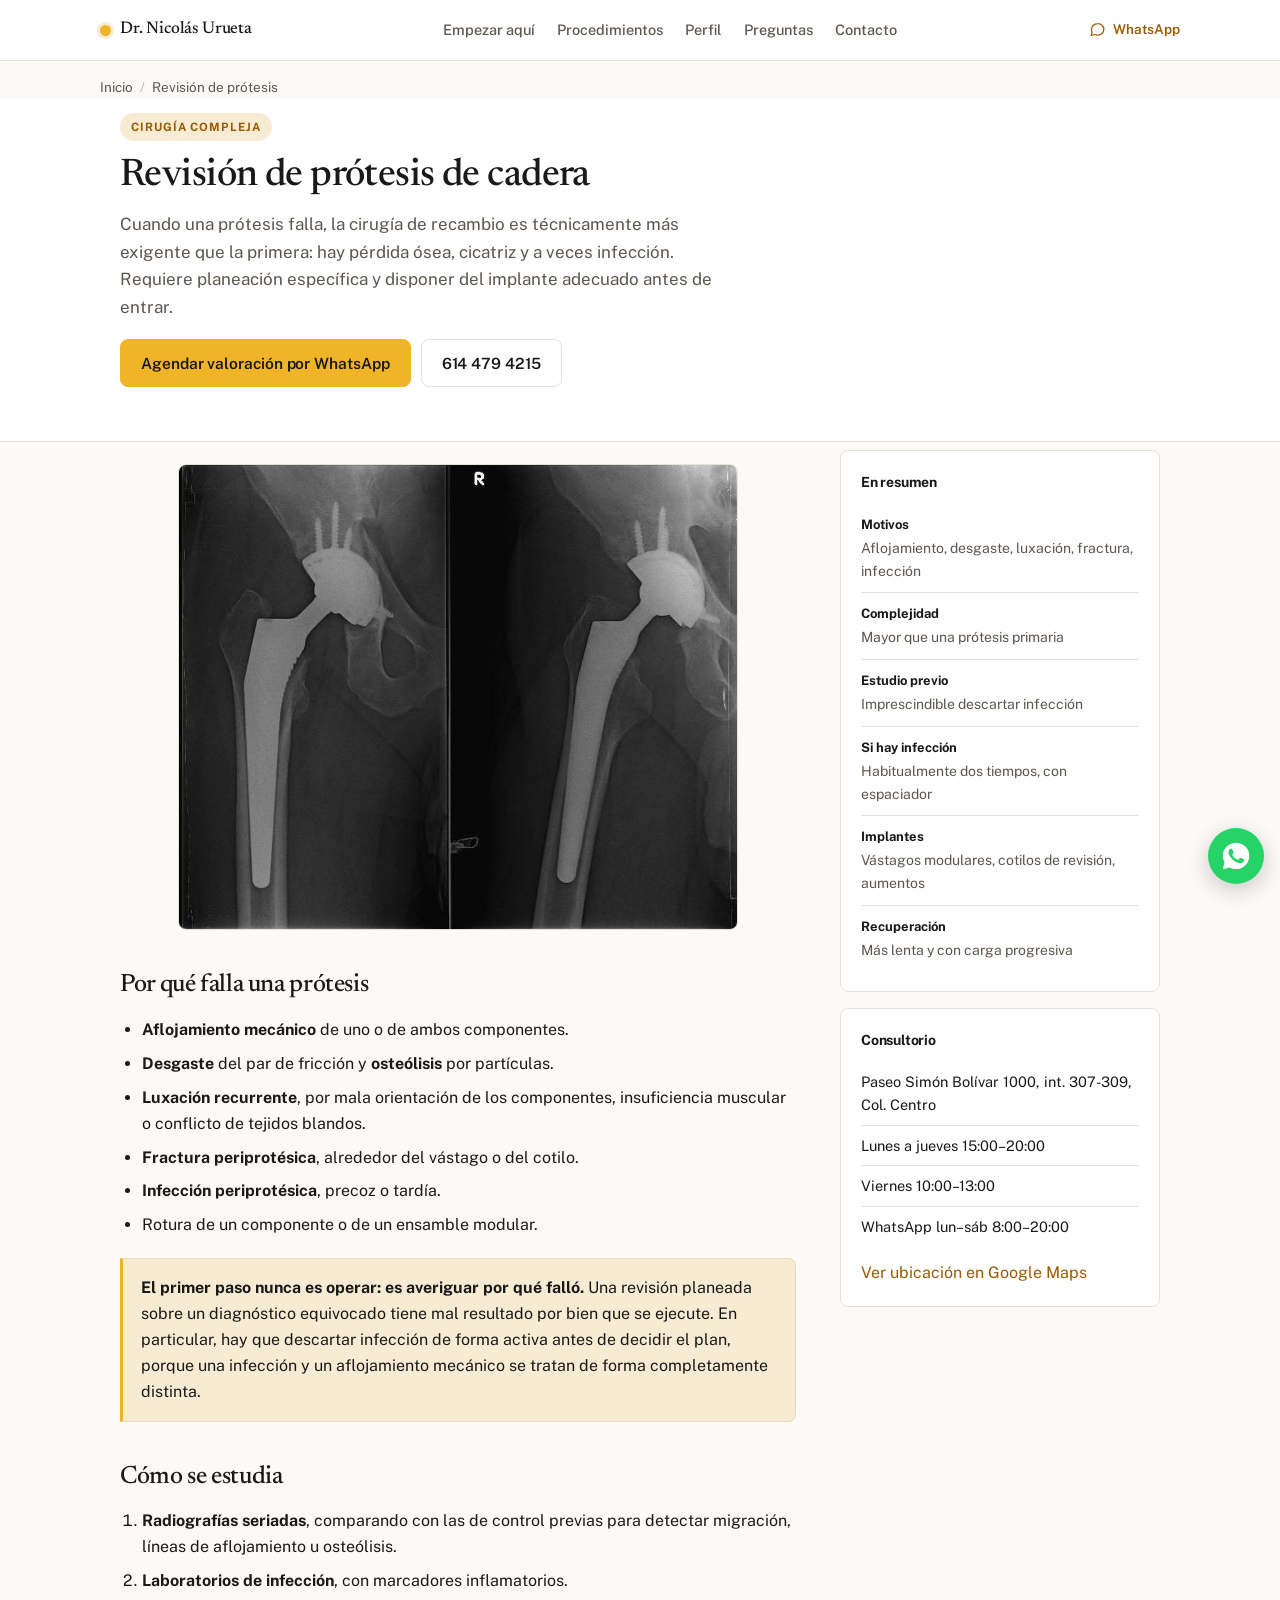
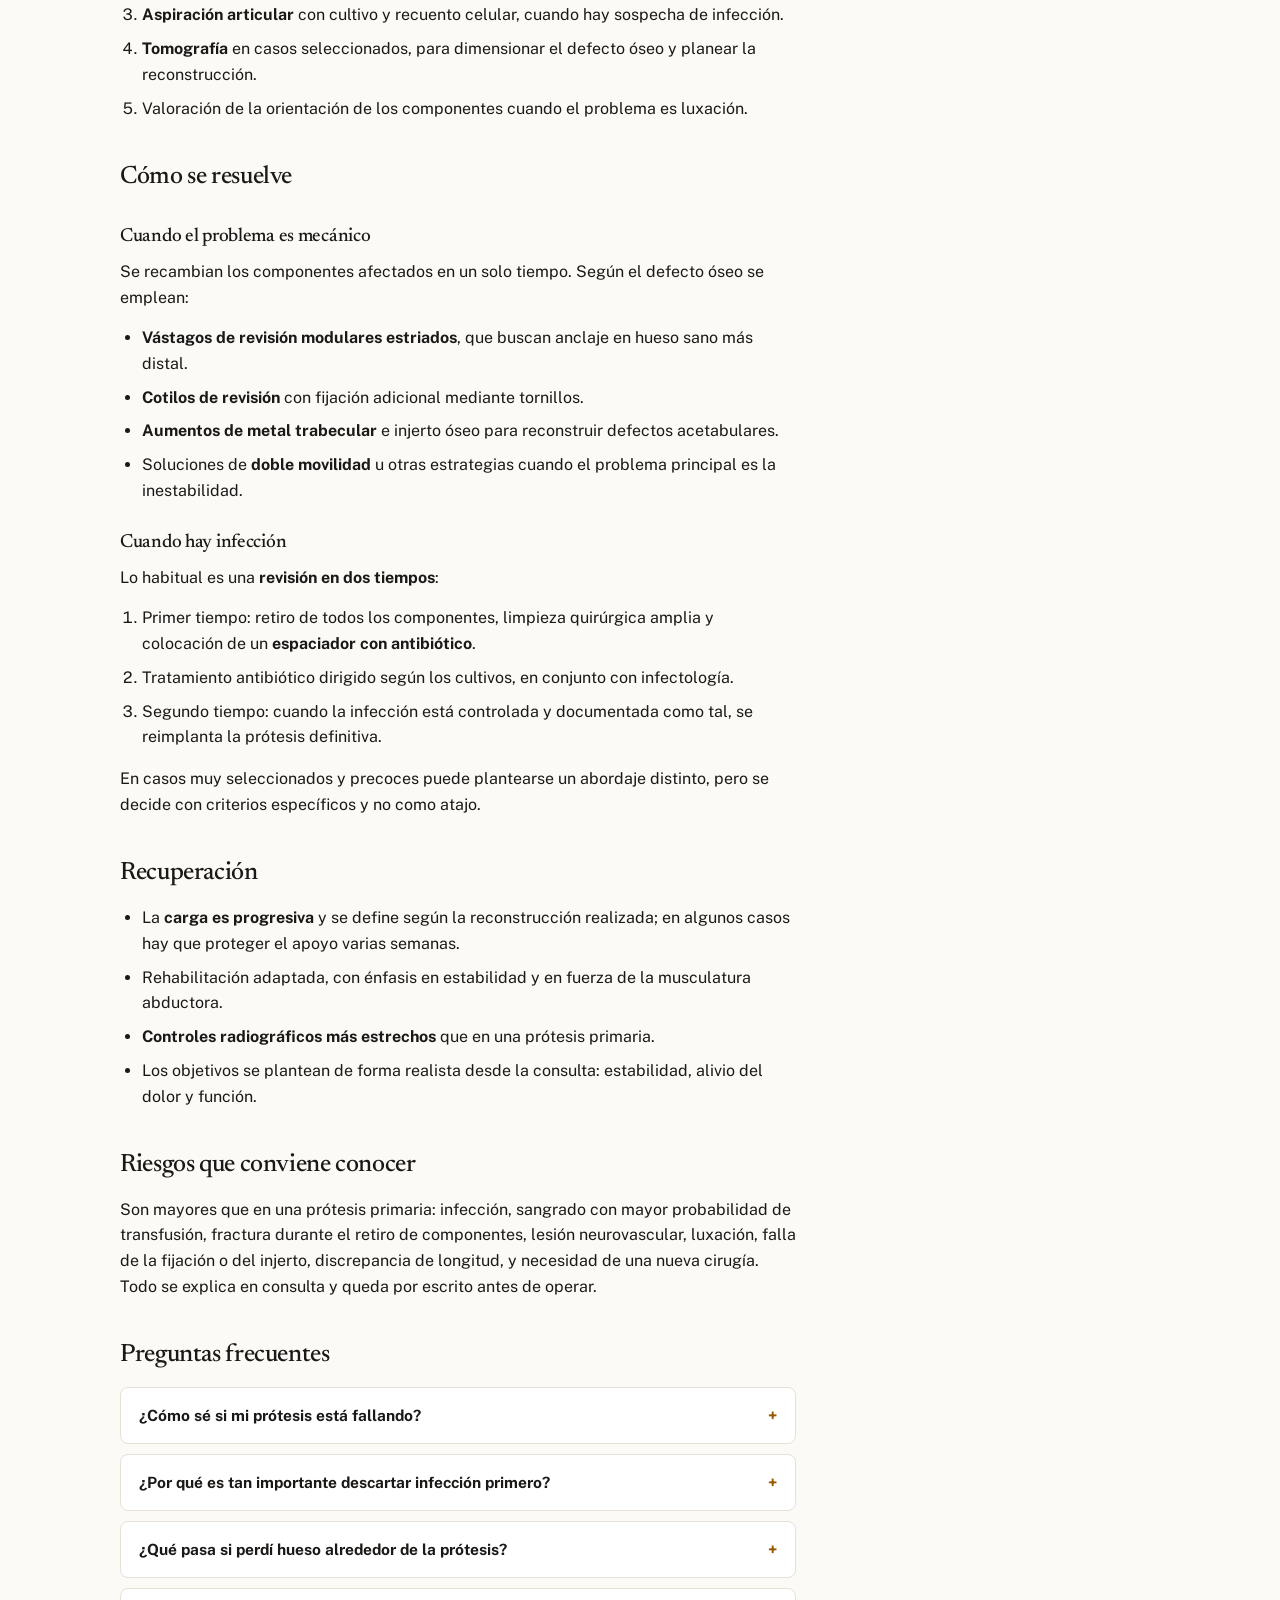
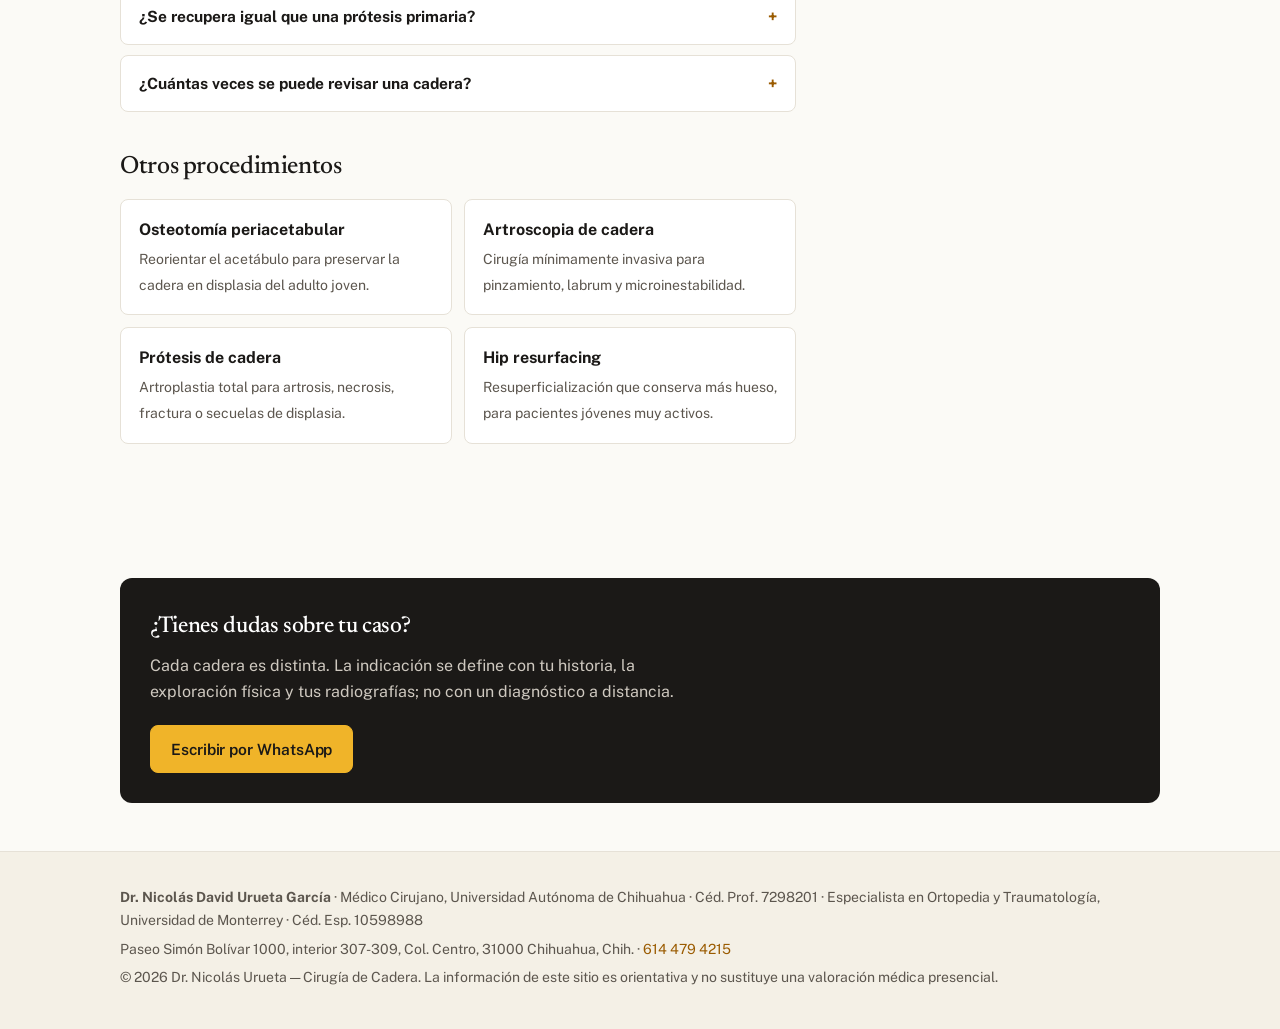
<file: revision-de-protesis.html>
<!doctype html>
<html lang="es-MX">
<head>
  <meta charset="utf-8">
  <meta name="viewport" content="width=device-width, initial-scale=1">
  <meta name="google-site-verification" content="ORVi8z3fPBfjzz4dWHsPCKyTEjBym1CVmNgonIQuiCM">
  <!-- Google tag (gtag.js) -->
  <script async src="https://www.googletagmanager.com/gtag/js?id=G-1K8H9Z2335"></script>
  <script>
    window.dataLayer = window.dataLayer || [];
    function gtag(){dataLayer.push(arguments);}
    gtag('js', new Date());
    gtag('config', 'G-1K8H9Z2335');
  </script>
  <title>Revisión de prótesis de cadera en Chihuahua | Dr. Nicolás Urueta</title>
  <meta name="description" content="Cirugía de revisión de prótesis de cadera: aflojamiento, desgaste, luxación recurrente, fractura periprotésica e infección periprotésica en dos tiempos. Chihuahua.">
  <link rel="canonical" href="https://www.druruetacirugiacadera.com.mx/revision-de-protesis">
  <link rel="icon" href="/favicon.svg" type="image/svg+xml">
  <link rel="apple-touch-icon" href="/apple-touch-icon.png">
  <meta name="theme-color" content="#F0B429">
  <meta name="robots" content="index,follow,max-image-preview:large">
  <meta name="geo.region" content="MX-CHH">
  <meta name="geo.placename" content="Chihuahua">

  <meta property="og:type" content="article">
  <meta property="og:locale" content="es_MX">
  <meta property="og:site_name" content="Dr. Nicolás Urueta · Cirugía de Cadera">
  <meta property="og:title" content="Revisión de prótesis de cadera en Chihuahua | Dr. Nicolás Urueta">
  <meta property="og:description" content="Cirugía de revisión de prótesis de cadera: aflojamiento, desgaste, luxación recurrente, fractura periprotésica e infección periprotésica en dos tiempos. Chihuahua.">
  <meta property="og:url" content="https://www.druruetacirugiacadera.com.mx/revision-de-protesis">
  <meta property="og:image" content="https://www.druruetacirugiacadera.com.mx/og.jpg">
  <meta property="og:image:width" content="1200">
  <meta property="og:image:height" content="630">
  <meta name="twitter:card" content="summary_large_image">
  <meta name="twitter:title" content="Revisión de prótesis de cadera en Chihuahua | Dr. Nicolás Urueta">
  <meta name="twitter:description" content="Cirugía de revisión de prótesis de cadera: aflojamiento, desgaste, luxación recurrente, fractura periprotésica e infección periprotésica en dos tiempos. Chihuahua.">
  <meta name="twitter:image" content="https://www.druruetacirugiacadera.com.mx/og.jpg">

  <link rel="preconnect" href="https://fonts.googleapis.com" crossorigin>
  <link href="https://fonts.googleapis.com/css2?family=Newsreader:opsz,wght@6..72,400;6..72,500&family=Public+Sans:wght@400;500;600;700&display=swap" rel="stylesheet">
  <link rel="stylesheet" href="/estilos.css">

  <script type="application/ld+json">
{
  "@context": "https://schema.org",
  "@graph": [
    {
      "@type": "MedicalWebPage",
      "@id": "https://www.druruetacirugiacadera.com.mx/revision-de-protesis#page",
      "url": "https://www.druruetacirugiacadera.com.mx/revision-de-protesis",
      "name": "Revisión de prótesis de cadera en Chihuahua | Dr. Nicolás Urueta",
      "description": "Cirugía de revisión de prótesis de cadera: aflojamiento, desgaste, luxación recurrente, fractura periprotésica e infección periprotésica en dos tiempos. Chihuahua.",
      "inLanguage": "es-MX",
      "isPartOf": {
        "@type": "WebSite",
        "url": "https://www.druruetacirugiacadera.com.mx/"
      },
      "about": {
        "@id": "https://www.druruetacirugiacadera.com.mx/#physician"
      },
      "author": {
        "@id": "https://www.druruetacirugiacadera.com.mx/#physician"
      }
    },
    {
      "@type": "BreadcrumbList",
      "itemListElement": [
        {
          "@type": "ListItem",
          "position": 1,
          "name": "Inicio",
          "item": "https://www.druruetacirugiacadera.com.mx/"
        },
        {
          "@type": "ListItem",
          "position": 2,
          "name": "Revisión de prótesis",
          "item": "https://www.druruetacirugiacadera.com.mx/revision-de-protesis"
        }
      ]
    },
    {
      "@type": "MedicalProcedure",
      "@id": "https://www.druruetacirugiacadera.com.mx/revision-de-protesis#procedimiento",
      "name": "Revisión de prótesis de cadera",
      "procedureType": "https://schema.org/SurgicalProcedure",
      "bodyLocation": "Cadera",
      "description": "Cirugía de revisión de prótesis de cadera: aflojamiento, desgaste, luxación recurrente, fractura periprotésica e infección periprotésica en dos tiempos. Chihuahua.",
      "howPerformed": "Retiro parcial o total de los componentes previos, manejo del defecto óseo con injertos o aumentos metálicos, y colocación de implantes de revisión con anclaje en hueso sano. En infección, habitualmente en dos tiempos con espaciador.",
      "preparation": "Estudio de la causa de la falla con radiografías seriadas, laboratorios de infección, y en casos seleccionados aspiración articular y estudios de imagen avanzada.",
      "followup": "Carga progresiva según la reconstrucción realizada, rehabilitación y controles radiográficos estrechos.",
      "url": "https://www.druruetacirugiacadera.com.mx/revision-de-protesis"
    },
    {
      "@type": "FAQPage",
      "mainEntity": [
        {
          "@type": "Question",
          "name": "¿Cómo sé si mi prótesis está fallando?",
          "acceptedAnswer": {
            "@type": "Answer",
            "text": "La señal más frecuente es dolor que reaparece después de un periodo sin molestias, sobre todo si aparece al iniciar la marcha o al cargar peso. Otras señales son sensación de inestabilidad, ruidos nuevos, acortamiento de la pierna o episodios de luxación. Cualquier dolor nuevo en una prótesis que ya no dolía merece valoración. No siempre significa falla, pero siempre hay que estudiarlo."
          }
        },
        {
          "@type": "Question",
          "name": "¿Por qué es tan importante descartar infección primero?",
          "acceptedAnswer": {
            "@type": "Answer",
            "text": "Porque cambia por completo la cirugía. Un aflojamiento mecánico se resuelve recambiando componentes en un solo tiempo. Una infección periprotésica habitualmente requiere dos tiempos: retirar todo, dejar un espaciador con antibiótico, tratar la infección, y reimplantar semanas después. Operar una infección como si fuera un aflojamiento mecánico condena el resultado. Por eso el estudio previo con laboratorios y, cuando está indicado, aspiración articular, no es un trámite: es lo que define el plan."
          }
        },
        {
          "@type": "Question",
          "name": "¿Qué pasa si perdí hueso alrededor de la prótesis?",
          "acceptedAnswer": {
            "@type": "Answer",
            "text": "Se reconstruye. Según el tamaño y la localización del defecto se usan injertos, aumentos de metal trabecular, cotilos de revisión con fijación adicional, o vástagos modulares estriados que buscan anclaje en hueso sano más abajo. Esa es la razón por la que una revisión se planea con radiografías y, en casos seleccionados, tomografía: hay que saber qué defecto se va a encontrar y tener el implante correcto disponible en el quirófano."
          }
        },
        {
          "@type": "Question",
          "name": "¿Se recupera igual que una prótesis primaria?",
          "acceptedAnswer": {
            "@type": "Answer",
            "text": "Suele ser más lenta. La carga se progresa según la reconstrucción que se hizo, y en algunos casos hay que retrasar el apoyo completo varias semanas para proteger un injerto o una fijación. El objetivo también se plantea de forma realista: estabilidad, alivio del dolor y función; no necesariamente el mismo resultado que una cadera primaria."
          }
        },
        {
          "@type": "Question",
          "name": "¿Cuántas veces se puede revisar una cadera?",
          "acceptedAnswer": {
            "@type": "Answer",
            "text": "Más de una, pero cada revisión parte de menos hueso y menos tejido que la anterior. Por eso la primera revisión conviene hacerla bien planeada y en el momento adecuado, no cuando la pérdida ósea ya es masiva. Eso también explica por qué insistimos en los controles periódicos de una prótesis que no duele: detectar el desgaste a tiempo hace que la revisión sea mucho más sencilla."
          }
        }
      ]
    }
  ]
}
  </script>
</head>
<body>

  <header class="nav">
    <div class="wrap nav-inner">
      <a class="brand" href="/">
        <span class="dot"></span>
        <span class="brandname">Dr. Nicolás Urueta</span>
      </a>
      <nav aria-label="Principal">
        <ul>
          <li><a href="/#motivos">Empezar aquí</a></li>
          <li><a href="/#procedimientos">Procedimientos</a></li>
          <li><a href="/dr-nicolas-urueta">Perfil</a></li>
          <li><a href="/preguntas-frecuentes">Preguntas</a></li>
          <li><a href="/#contacto">Contacto</a></li>
        </ul>
      </nav>
      <a class="nav-cta" href="https://wa.me/526142157019?text=Hola%2C%20me%20gustar%C3%ADa%20agendar%20una%20cita"><svg viewBox="0 0 24 24" fill="none" stroke="currentColor" stroke-width="1.7" stroke-linecap="round" stroke-linejoin="round" aria-hidden="true"><path d="M21 11.5a8.4 8.4 0 0 1-9 8.4 9 9 0 0 1-3.7-.8L3 20.5l1.4-4.2A8.3 8.3 0 0 1 3.6 12a8.4 8.4 0 0 1 8.4-8.4 8.4 8.4 0 0 1 9 7.9Z"/></svg> WhatsApp</a>
    </div>
  </header>

  <div class="wrap crumb"><a href="/">Inicio</a><span>/</span>Revisión de prótesis</div>

  <section class="page-hero" style="border-top:none;padding-top:14px">
    <div class="wrap">
      <span class="chip">Cirugía compleja</span>
      <h1>Revisión de prótesis de cadera</h1>
      <p class="lead">Cuando una prótesis falla, la cirugía de recambio es técnicamente más exigente que la primera: hay pérdida ósea, cicatriz y a veces infección. Requiere planeación específica y disponer del implante adecuado antes de entrar.</p>
      <div class="cta-row">
        <a class="btn btn-primary" href="https://wa.me/526142157019?text=Hola%2C%20me%20gustar%C3%ADa%20agendar%20una%20cita">Agendar valoración por WhatsApp</a>
        <a class="btn btn-ghost" href="tel:+526144794215">614 479 4215</a>
      </div>
    </div>
  </section>

  <section style="border-top:none;padding-top:8px">
    <div class="wrap layout">
      <div class="prose">
  <img class="procedure-image" src="/protesis-revision.jpg" alt="Radiografías de control de una prótesis de cadera de revisión operada por el Dr. Nicolás Urueta" loading="lazy" width="1100" height="915">

  <h2>Por qué falla una prótesis</h2>
  <ul>
    <li><strong>Aflojamiento mecánico</strong> de uno o de ambos componentes.</li>
    <li><strong>Desgaste</strong> del par de fricción y <strong>osteólisis</strong> por partículas.</li>
    <li><strong>Luxación recurrente</strong>, por mala orientación de los componentes, insuficiencia muscular o conflicto de tejidos blandos.</li>
    <li><strong>Fractura periprotésica</strong>, alrededor del vástago o del cotilo.</li>
    <li><strong>Infección periprotésica</strong>, precoz o tardía.</li>
    <li>Rotura de un componente o de un ensamble modular.</li>
  </ul>

  <div class="callout">
    <p><strong>El primer paso nunca es operar: es averiguar por qué falló.</strong> Una revisión planeada sobre un diagnóstico equivocado tiene mal resultado por bien que se ejecute. En particular, hay que descartar infección de forma activa antes de decidir el plan, porque una infección y un aflojamiento mecánico se tratan de forma completamente distinta.</p>
  </div>

  <h2>Cómo se estudia</h2>
  <ol>
    <li><strong>Radiografías seriadas</strong>, comparando con las de control previas para detectar migración, líneas de aflojamiento u osteólisis.</li>
    <li><strong>Laboratorios de infección</strong>, con marcadores inflamatorios.</li>
    <li><strong>Aspiración articular</strong> con cultivo y recuento celular, cuando hay sospecha de infección.</li>
    <li><strong>Tomografía</strong> en casos seleccionados, para dimensionar el defecto óseo y planear la reconstrucción.</li>
    <li>Valoración de la orientación de los componentes cuando el problema es luxación.</li>
  </ol>

  <h2>Cómo se resuelve</h2>
  <h3>Cuando el problema es mecánico</h3>
  <p>Se recambian los componentes afectados en un solo tiempo. Según el defecto óseo se emplean:</p>
  <ul>
    <li><strong>Vástagos de revisión modulares estriados</strong>, que buscan anclaje en hueso sano más distal.</li>
    <li><strong>Cotilos de revisión</strong> con fijación adicional mediante tornillos.</li>
    <li><strong>Aumentos de metal trabecular</strong> e injerto óseo para reconstruir defectos acetabulares.</li>
    <li>Soluciones de <strong>doble movilidad</strong> u otras estrategias cuando el problema principal es la inestabilidad.</li>
  </ul>

  <h3>Cuando hay infección</h3>
  <p>Lo habitual es una <strong>revisión en dos tiempos</strong>:</p>
  <ol>
    <li>Primer tiempo: retiro de todos los componentes, limpieza quirúrgica amplia y colocación de un <strong>espaciador con antibiótico</strong>.</li>
    <li>Tratamiento antibiótico dirigido según los cultivos, en conjunto con infectología.</li>
    <li>Segundo tiempo: cuando la infección está controlada y documentada como tal, se reimplanta la prótesis definitiva.</li>
  </ol>
  <p>En casos muy seleccionados y precoces puede plantearse un abordaje distinto, pero se decide con criterios específicos y no como atajo.</p>

  <h2>Recuperación</h2>
  <ul>
    <li>La <strong>carga es progresiva</strong> y se define según la reconstrucción realizada; en algunos casos hay que proteger el apoyo varias semanas.</li>
    <li>Rehabilitación adaptada, con énfasis en estabilidad y en fuerza de la musculatura abductora.</li>
    <li><strong>Controles radiográficos más estrechos</strong> que en una prótesis primaria.</li>
    <li>Los objetivos se plantean de forma realista desde la consulta: estabilidad, alivio del dolor y función.</li>
  </ul>

  <h2>Riesgos que conviene conocer</h2>
  <p>Son mayores que en una prótesis primaria: infección, sangrado con mayor probabilidad de transfusión, fractura durante el retiro de componentes, lesión neurovascular, luxación, falla de la fijación o del injerto, discrepancia de longitud, y necesidad de una nueva cirugía. Todo se explica en consulta y queda por escrito antes de operar.</p>
 
  <h2>Preguntas frecuentes</h2>
  <details class="faq"><summary>¿Cómo sé si mi prótesis está fallando?</summary><div class="body"><p>La señal más frecuente es dolor que reaparece después de un periodo sin molestias, sobre todo si aparece al iniciar la marcha o al cargar peso. Otras señales son sensación de inestabilidad, ruidos nuevos, acortamiento de la pierna o episodios de luxación.</p><p>Cualquier dolor nuevo en una prótesis que ya no dolía merece valoración. No siempre significa falla, pero siempre hay que estudiarlo.</p></div></details>
  <details class="faq"><summary>¿Por qué es tan importante descartar infección primero?</summary><div class="body"><p>Porque cambia por completo la cirugía. Un aflojamiento mecánico se resuelve recambiando componentes en un solo tiempo. Una infección periprotésica habitualmente requiere dos tiempos: retirar todo, dejar un espaciador con antibiótico, tratar la infección, y reimplantar semanas después.</p><p>Operar una infección como si fuera un aflojamiento mecánico condena el resultado. Por eso el estudio previo con laboratorios y, cuando está indicado, aspiración articular, no es un trámite: es lo que define el plan.</p></div></details>
  <details class="faq"><summary>¿Qué pasa si perdí hueso alrededor de la prótesis?</summary><div class="body"><p>Se reconstruye. Según el tamaño y la localización del defecto se usan injertos, aumentos de metal trabecular, cotilos de revisión con fijación adicional, o vástagos modulares estriados que buscan anclaje en hueso sano más abajo.</p><p>Esa es la razón por la que una revisión se planea con radiografías y, en casos seleccionados, tomografía: hay que saber qué defecto se va a encontrar y tener el implante correcto disponible en el quirófano.</p></div></details>
  <details class="faq"><summary>¿Se recupera igual que una prótesis primaria?</summary><div class="body"><p>Suele ser más lenta. La carga se progresa según la reconstrucción que se hizo, y en algunos casos hay que retrasar el apoyo completo varias semanas para proteger un injerto o una fijación.</p><p>El objetivo también se plantea de forma realista: estabilidad, alivio del dolor y función; no necesariamente el mismo resultado que una cadera primaria.</p></div></details>
  <details class="faq"><summary>¿Cuántas veces se puede revisar una cadera?</summary><div class="body"><p>Más de una, pero cada revisión parte de menos hueso y menos tejido que la anterior. Por eso la primera revisión conviene hacerla bien planeada y en el momento adecuado, no cuando la pérdida ósea ya es masiva.</p><p>Eso también explica por qué insistimos en los controles periódicos de una prótesis que no duele: detectar el desgaste a tiempo hace que la revisión sea mucho más sencilla.</p></div></details>
  <h2>Otros procedimientos</h2>
  <div class="related"><a href="/osteotomia-periacetabular"><b>Osteotomía periacetabular</b><span>Reorientar el acetábulo para preservar la cadera en displasia del adulto joven.</span></a><a href="/artroscopia-de-cadera"><b>Artroscopia de cadera</b><span>Cirugía mínimamente invasiva para pinzamiento, labrum y microinestabilidad.</span></a><a href="/protesis-de-cadera"><b>Prótesis de cadera</b><span>Artroplastia total para artrosis, necrosis, fractura o secuelas de displasia.</span></a><a href="/hip-resurfacing"><b>Hip resurfacing</b><span>Resuperficialización que conserva más hueso, para pacientes jóvenes muy activos.</span></a></div>
      </div>
      <div class="aside">
        <div class="card"><h4>En resumen</h4><div class="keyval" style="margin:0;border:none"><div><b>Motivos</b><span>Aflojamiento, desgaste, luxación, fractura, infección</span></div><div><b>Complejidad</b><span>Mayor que una prótesis primaria</span></div><div><b>Estudio previo</b><span>Imprescindible descartar infección</span></div><div><b>Si hay infección</b><span>Habitualmente dos tiempos, con espaciador</span></div><div><b>Implantes</b><span>Vástagos modulares, cotilos de revisión, aumentos</span></div><div><b>Recuperación</b><span>Más lenta y con carga progresiva</span></div></div></div>
        <div class="card">
          <h4>Consultorio</h4>
          <ul>
            <li>Paseo Simón Bolívar 1000, int. 307-309, Col. Centro</li>
            <li>Lunes a jueves 15:00–20:00</li>
            <li>Viernes 10:00–13:00</li>
            <li>WhatsApp lun–sáb 8:00–20:00</li>
          </ul>
          <p style="margin:14px 0 0"><a href="https://www.google.com/maps/place/Dr.+Nicolas+Urueta%2FCirugia+de+Cadera/@28.6292229,-106.0764218,16z/data=!3m1!4b1!4m6!3m5!1s0x86ea5dfb6e43054b:0x865b34112a9fd4a!8m2!3d28.6292229!4d-106.0738469!16s%2Fg%2F11rzkf9728">Ver ubicación en Google Maps</a></p>
        </div>
      </div>
    </div>
  </section>

  <section style="border-top:none">
    <div class="wrap">
      <div class="cta-band">
        <h2>¿Tienes dudas sobre tu caso?</h2>
        <p>Cada cadera es distinta. La indicación se define con tu historia, la exploración física y tus radiografías; no con un diagnóstico a distancia.</p>
        <a class="btn btn-primary" href="https://wa.me/526142157019?text=Hola%2C%20me%20gustar%C3%ADa%20agendar%20una%20cita">Escribir por WhatsApp</a>
      </div>
    </div>
  </section>

  <footer>
    <div class="wrap">
      <p class="muted" style="margin:0 0 6px"><strong>Dr. Nicolás David Urueta García</strong> · Médico Cirujano, Universidad Autónoma de Chihuahua · Céd. Prof. 7298201 · Especialista en Ortopedia y Traumatología, Universidad de Monterrey · Céd. Esp. 10598988</p>
      <p class="muted" style="margin:0 0 6px">Paseo Simón Bolívar 1000, interior 307-309, Col. Centro, 31000 Chihuahua, Chih. · <a href="tel:+526144794215">614 479 4215</a></p>
      <p class="muted" style="margin:0">© <span id="y"></span> Dr. Nicolás Urueta — Cirugía de Cadera. La información de este sitio es orientativa y no sustituye una valoración médica presencial.</p>
    </div>
  </footer>
  <a class="whatsapp-float" href="https://wa.me/526142157019?text=Hola%2C%20me%20gustar%C3%ADa%20agendar%20una%20cita" aria-label="Escribir por WhatsApp">
    <svg viewBox="0 0 24 24" fill="#fff" aria-hidden="true"><path d="M12.04 2A9.9 9.9 0 0 0 2.1 11.9c0 1.75.46 3.46 1.34 4.96L2 22l5.28-1.38a9.9 9.9 0 0 0 4.76 1.21h.01a9.9 9.9 0 0 0 9.9-9.9A9.9 9.9 0 0 0 12.04 2Zm5.8 14.03c-.24.68-1.4 1.3-1.93 1.35-.53.05-1.03.24-3.48-.72-2.95-1.16-4.8-4.2-4.95-4.4-.14-.2-1.17-1.56-1.17-2.98 0-1.42.74-2.12 1-2.41.26-.29.57-.36.76-.36l.55.01c.17 0 .41-.07.64.49.24.58.8 1.98.87 2.12.07.15.12.32.02.51-.1.2-.15.32-.29.5-.15.17-.31.38-.44.51-.15.14-.3.3-.13.6.17.29.76 1.26 1.63 2.04 1.12 1 2.06 1.31 2.35 1.46.29.14.46.12.63-.07.17-.2.73-.85.93-1.14.19-.29.39-.24.65-.15.27.1 1.7.8 1.99.95.29.14.48.22.55.34.07.13.07.75-.17 1.43Z"/></svg>
  </a>
  <script>document.getElementById('y').textContent=new Date().getFullYear();</script>
</body>
</html>
</file>
<file: estilos.css>
/* ==========================================================================
   Dr. Nicolás Urueta · Cirugía de Cadera
   Sistema visual — dirección "Ámbar" (13 sep 2026)
   Compartido por las 8 páginas: cambiar algo aquí lo cambia en todo el sitio.
   ========================================================================== */

:root{
  /* superficies */
  --bg:#FBFAF6;
  --surf:#FFFFFF;
  --soft:#F4F0E6;
  --line:#E6E1D7;
  /* tinta */
  --ink:#1B1917;
  --ink-2:#5C564E;
  /* acento ámbar */
  --acc:#9A5B00;          /* ámbar oscuro: texto, enlaces, iconos */
  --acc-fill:#F0B429;     /* ámbar vivo: solo rellenos de botón */
  --acc-ink:#1B1917;      /* tinta sobre el relleno */
  --chip:#F7ECD3;
  /* nombres heredados (los usan estilos en línea de las subpáginas) */
  --brand:#F0B429;
  --card:#FFFFFF;
  --accent:#9A5B00;
  /* tipografía */
  --f-disp:'Newsreader',Georgia,'Times New Roman',serif;
  --f-body:'Public Sans',system-ui,-apple-system,'Segoe UI',Roboto,sans-serif;
  /* medidas */
  --r:8px;
}

*{box-sizing:border-box}
html{-webkit-text-size-adjust:100%}
body{margin:0;padding:0;background:var(--bg);color:var(--ink);
  font-family:var(--f-body);font-size:16px;line-height:1.62;-webkit-font-smoothing:antialiased}
img{max-width:100%;height:auto}
a{color:var(--acc);text-decoration:none}
a:hover{text-decoration:underline}
:focus-visible{outline:2px solid var(--acc);outline-offset:2px;border-radius:3px}
@media (prefers-reduced-motion:reduce){*{transition:none!important;animation:none!important}}

h1,h2,h3,h4{font-family:var(--f-disp);font-weight:500;letter-spacing:-.015em;
  text-wrap:balance;margin:0}
.wrap{max-width:1080px;margin:0 auto;padding:0 20px}
.muted{color:var(--ink-2)}
.eyebrow{font-family:var(--f-body);font-size:12px;font-weight:600;letter-spacing:.14em;
  text-transform:uppercase;color:var(--ink-2);margin:0 0 12px}

/* ---------------------------------------------------------------- barra */
header.nav{position:sticky;top:0;z-index:50;background:var(--surf);
  border-bottom:1px solid var(--line)}
.nav-inner{display:flex;align-items:center;justify-content:space-between;gap:16px;
  min-height:60px;padding:10px 0}
.brand{display:flex;align-items:center;gap:9px;min-width:0;text-decoration:none;color:var(--ink)}
.brand:hover{text-decoration:none}
.dot{width:11px;height:11px;border-radius:50%;background:var(--acc-fill);
  box-shadow:0 0 0 3px var(--chip);flex:none}
.brand .brandname{font-family:var(--f-disp);font-size:17px;font-weight:500;margin:0;
  letter-spacing:-.01em;white-space:nowrap;overflow:hidden;text-overflow:ellipsis}
header.nav nav ul{display:flex;gap:22px;list-style:none;margin:0;padding:0;
  font-size:14.5px;font-weight:500}
header.nav nav a{color:var(--ink-2)}
header.nav nav a:hover{color:var(--acc)}
.nav-cta{display:inline-flex;align-items:center;gap:7px;flex:none;
  font-size:13.5px;font-weight:600;color:var(--acc);white-space:nowrap}
.nav-cta svg{width:17px;height:17px;flex:none}
@media (max-width:860px){
  .nav-inner{flex-wrap:wrap;row-gap:6px}
  .brand{order:1} .nav-cta{order:2} 
  header.nav nav{order:3;flex-basis:100%;overflow-x:auto;scrollbar-width:none}
  header.nav nav::-webkit-scrollbar{display:none}
  header.nav nav ul{gap:18px;padding-bottom:8px}
}

/* ---------------------------------------------------------------- botones */
.btn{display:inline-flex;align-items:center;justify-content:center;gap:9px;
  min-height:48px;padding:0 20px;border-radius:var(--r);font-family:var(--f-body);
  font-size:15.5px;font-weight:600;letter-spacing:-.005em;border:1px solid transparent;
  text-decoration:none;transition:background .15s,border-color .15s}
.btn:hover{text-decoration:none}
.btn svg{width:19px;height:19px;flex:none}
.btn-primary{background:var(--acc-fill);color:var(--acc-ink);border-color:var(--acc-fill)}
.btn-primary:hover{background:#FFC648;border-color:#FFC648}
.btn-ghost{color:var(--ink);border-color:var(--line);background:var(--surf)}
.btn-ghost:hover{border-color:var(--acc)}
.btn-wide{width:100%}
@media (min-width:560px){.btn-wide{width:auto}}

/* ---------------------------------------------------------------- portada */
.hero{padding:44px 0 48px;background:var(--surf);border-bottom:1px solid var(--line)}
.hero-grid{display:grid;grid-template-columns:1fr;gap:28px;align-items:center}
.hero h1{font-size:clamp(30px,5.6vw,46px);line-height:1.12;margin:0 0 14px}
.hero h1 em{font-style:normal;color:var(--ink-2);display:block;font-size:.76em;
  letter-spacing:-.01em}
.hero p.lead{font-size:17px;color:var(--ink-2);margin:0 0 24px;max-width:48ch}
.cta-row{display:flex;flex-wrap:wrap;gap:10px;margin:0 0 20px}
.trust{list-style:none;margin:0;padding:0;display:flex;flex-wrap:wrap;gap:7px 16px;
  font-size:13px;color:var(--ink-2)}
.trust li{display:flex;align-items:center;gap:6px}
.trust li.stars{color:var(--acc);font-weight:600}
.trust svg{width:15px;height:15px;flex:none}
.hero-card{background:var(--soft);border:1px solid var(--line);border-radius:12px;
  overflow:hidden}
.hero-card img{width:100%;display:block;object-fit:cover;object-position:50% 12%;aspect-ratio:4/3}
@media (min-width:900px){
  .hero-grid{grid-template-columns:1.12fr .88fr;gap:44px}
  .hero-card img{aspect-ratio:3/4;max-height:460px;object-position:50% 15%}
}

section{padding:48px 0;border-top:1px solid var(--line)}
section.on-surface{background:var(--surf)}
h2{font-size:clamp(23px,3.4vw,29px);margin:0 0 10px}
h3{font-size:19px;margin:22px 0 8px}
.sec-lead{color:var(--ink-2);margin:0 0 26px;max-width:62ch}

/* --- con qué llegan los pacientes --- */
.motivos{display:grid;grid-template-columns:1fr;gap:12px}
@media (min-width:760px){.motivos{grid-template-columns:1fr 1fr}}
.motivo{display:flex;flex-direction:column;gap:6px;padding:20px;border-radius:var(--r);
  background:var(--surf);border:1px solid var(--line);text-decoration:none;color:var(--ink);
  transition:border-color .15s}
section.on-surface .motivo{background:var(--bg)}
.motivo:hover{border-color:var(--acc);text-decoration:none}
.motivo b{font-family:var(--f-body);font-weight:700;font-size:16.5px;line-height:1.32;
  letter-spacing:-.01em}
.motivo span{font-size:14.5px;color:var(--ink-2);line-height:1.5}
.motivo em{font-style:normal;display:flex;align-items:center;gap:7px;margin-top:4px;
  font-size:14px;font-weight:600;color:var(--acc)}
.motivo em svg{width:16px;height:16px;flex:none}

/* --- procedimientos --- */
.proc-grid{display:grid;grid-template-columns:1fr;gap:1px;background:var(--line);
  border:1px solid var(--line);border-radius:var(--r);overflow:hidden}
@media (min-width:700px){.proc-grid{grid-template-columns:1fr 1fr}}
@media (min-width:1000px){.proc-grid{grid-template-columns:repeat(3,1fr)}}
.proc{display:flex;flex-direction:column;gap:4px;padding:18px 20px;background:var(--surf);
  text-decoration:none;color:var(--ink);transition:background .15s}
.proc:hover{background:var(--chip);text-decoration:none}
.proc b{font-family:var(--f-body);font-weight:700;font-size:16px;letter-spacing:-.01em}
.proc span{font-size:14px;color:var(--ink-2);line-height:1.48}

/* --- formación --- */
.formacion{list-style:none;margin:0;padding:0}
.formacion li{display:grid;grid-template-columns:1fr auto;gap:2px 16px;
  padding:15px 0;border-bottom:1px solid var(--line)}
.formacion li:last-child{border-bottom:0}
.formacion b{font-family:var(--f-body);font-weight:600;font-size:16px;line-height:1.35}
.formacion span{font-size:14.5px;color:var(--ink-2);grid-column:1}
.formacion time{font-size:14px;color:var(--ink-2);font-variant-numeric:tabular-nums;
  grid-row:1;grid-column:2;white-space:nowrap}
.tag{display:inline-block;font-family:var(--f-body);font-size:10.5px;letter-spacing:.1em;
  text-transform:uppercase;font-weight:700;color:var(--acc);background:var(--chip);
  padding:3px 7px;border-radius:4px;vertical-align:2px}
.pub{margin:22px 0 0;font-size:14.5px;color:var(--ink-2);line-height:1.55}
.pub .tag{margin-right:8px}

/* --- contacto --- */
.contact{display:grid;grid-template-columns:1fr;gap:26px}
@media (min-width:820px){.contact{grid-template-columns:1.15fr .85fr;gap:48px}}
.cline{margin:0 0 11px;display:flex;gap:10px;align-items:flex-start;font-size:15.5px;
  line-height:1.5}
.cline svg{width:18px;height:18px;flex:none;margin-top:.28em;color:var(--acc)}
.cline .dim{color:var(--ink-2);font-size:14.5px}
table.hours{width:100%;border-collapse:collapse;font-size:15px;margin:6px 0 12px}
table.hours td{padding:9px 0;border-bottom:1px solid var(--line)}
table.hours tr:last-child td{border-bottom:none}
table.hours td:last-child{text-align:right;font-weight:600;font-variant-numeric:tabular-nums}

footer{padding:34px 0 40px;color:var(--ink-2);font-size:14px;background:var(--soft);
  border-top:1px solid var(--line)}
footer p{margin:0 0 6px}
footer p:last-child{margin:0}

.whatsapp-float{position:fixed;width:56px;height:56px;right:16px;bottom:16px;
  background:#25D366;border-radius:50%;display:flex;align-items:center;justify-content:center;
  box-shadow:0 6px 22px rgba(0,0,0,.2);z-index:60}
.whatsapp-float:hover{filter:brightness(1.06)}
.whatsapp-float svg{width:32px;height:32px}

/* ========================================================== subpáginas === */
.crumb{font-size:13.5px;color:var(--ink-2);padding:16px 0 0}
.crumb a{color:var(--ink-2)}
.crumb span{color:#BEB8AC;margin:0 7px}
.page-hero{padding:26px 0 34px;background:var(--surf);border-bottom:1px solid var(--line)}
.chip{display:inline-block;background:var(--chip);color:var(--acc);padding:5px 11px;
  border-radius:999px;font-weight:700;font-size:11.5px;letter-spacing:.08em;
  text-transform:uppercase;margin-bottom:14px}
.page-hero h1{font-size:clamp(27px,4.6vw,38px);line-height:1.15;margin:0 0 12px;max-width:24ch}
.page-hero p.lead{font-size:17px;color:var(--ink-2);margin:0 0 18px;max-width:62ch}
.layout{display:grid;grid-template-columns:1fr;gap:30px}
@media(min-width:980px){.layout{grid-template-columns:minmax(0,1fr) 320px;gap:44px;
  align-items:start}}
.prose{max-width:70ch}
.prose h2{font-size:25px;margin:36px 0 10px}
.prose h3{font-size:19px;margin:24px 0 6px}
.prose p{margin:0 0 14px}
.prose ul,.prose ol{margin:0 0 16px;padding-left:22px}
.prose li{margin-bottom:8px}
.aside{position:sticky;top:80px;display:flex;flex-direction:column;gap:16px}
.aside h4{margin:0 0 10px;font-family:var(--f-body);font-size:14px;font-weight:700}
.aside ul{list-style:none;margin:0;padding:0;font-size:14.5px}
.aside li{padding:8px 0;border-bottom:1px solid var(--line)}
.aside li:last-child{border-bottom:none}
.card{background:var(--surf);border:1px solid var(--line);border-radius:var(--r);padding:20px}
.grid-2{display:grid;grid-template-columns:1fr;gap:22px}
@media(min-width:900px){.grid-2{grid-template-columns:1fr 1fr}}
.badge{display:inline-block;font-size:12px;padding:4px 11px;border-radius:999px;
  border:1px solid var(--line);background:var(--surf)}
.index-list a{display:block;padding:10px 14px;border:1px solid var(--line);
  border-radius:var(--r);margin-bottom:10px;background:var(--surf)}
.procedure-image{width:100%;max-width:560px;height:auto;display:block;margin:14px auto;
  border-radius:var(--r);border:1px solid var(--line)}
.callout{background:var(--chip);border:1px solid #EBDCB8;border-left:3px solid var(--acc-fill);
  border-radius:0 var(--r) var(--r) 0;padding:16px 18px;margin:20px 0}
.callout p{margin:0}
.callout p+p{margin-top:10px}
.keyval{border:1px solid var(--line);border-radius:var(--r);overflow:hidden;
  background:var(--surf);margin:20px 0}
.keyval div{display:flex;gap:14px;padding:12px 16px;border-bottom:1px solid var(--line);
  font-size:15px}
.keyval div:last-child{border-bottom:none}
.keyval dt,.keyval b{flex:0 0 38%;font-weight:700;margin:0;font-family:var(--f-body)}
.keyval dd,.keyval span{margin:0;color:var(--ink-2)}
.aside .keyval div{flex-direction:column;gap:2px;padding:10px 0}
.aside .keyval b{flex:none;font-size:13px;color:var(--ink)}
.aside .keyval span{font-size:14px}
details.faq{border:1px solid var(--line);border-radius:var(--r);background:var(--surf);
  margin-bottom:10px}
details.faq summary{padding:15px 18px;font-weight:700;cursor:pointer;list-style:none;
  font-size:15.5px}
details.faq summary::-webkit-details-marker{display:none}
details.faq summary::after{content:"+";float:right;color:var(--acc);font-weight:800}
details.faq[open] summary::after{content:"−"}
details.faq .body{padding:0 18px 16px;color:var(--ink-2)}
details.faq .body p{margin:0 0 10px}
details.faq .body p:last-child{margin-bottom:0}
.related{display:grid;gap:12px;grid-template-columns:1fr}
@media(min-width:700px){.related{grid-template-columns:1fr 1fr}}
.related a{display:block;padding:17px 18px;border:1px solid var(--line);
  border-radius:var(--r);background:var(--surf);text-decoration:none}
.related a:hover{border-color:var(--acc);text-decoration:none}
.related b{display:block;color:var(--ink);font-family:var(--f-body);font-size:16px;
  font-weight:700;margin-bottom:3px}
.related span{color:var(--ink-2);font-size:14px}
.cta-band{background:var(--ink);color:#fff;border-radius:12px;padding:30px;margin:38px 0 0}
.cta-band h2{color:#fff;margin:0 0 8px;font-size:23px}
.cta-band p{color:#CFC9C0;margin:0 0 20px;max-width:56ch}
</file>
